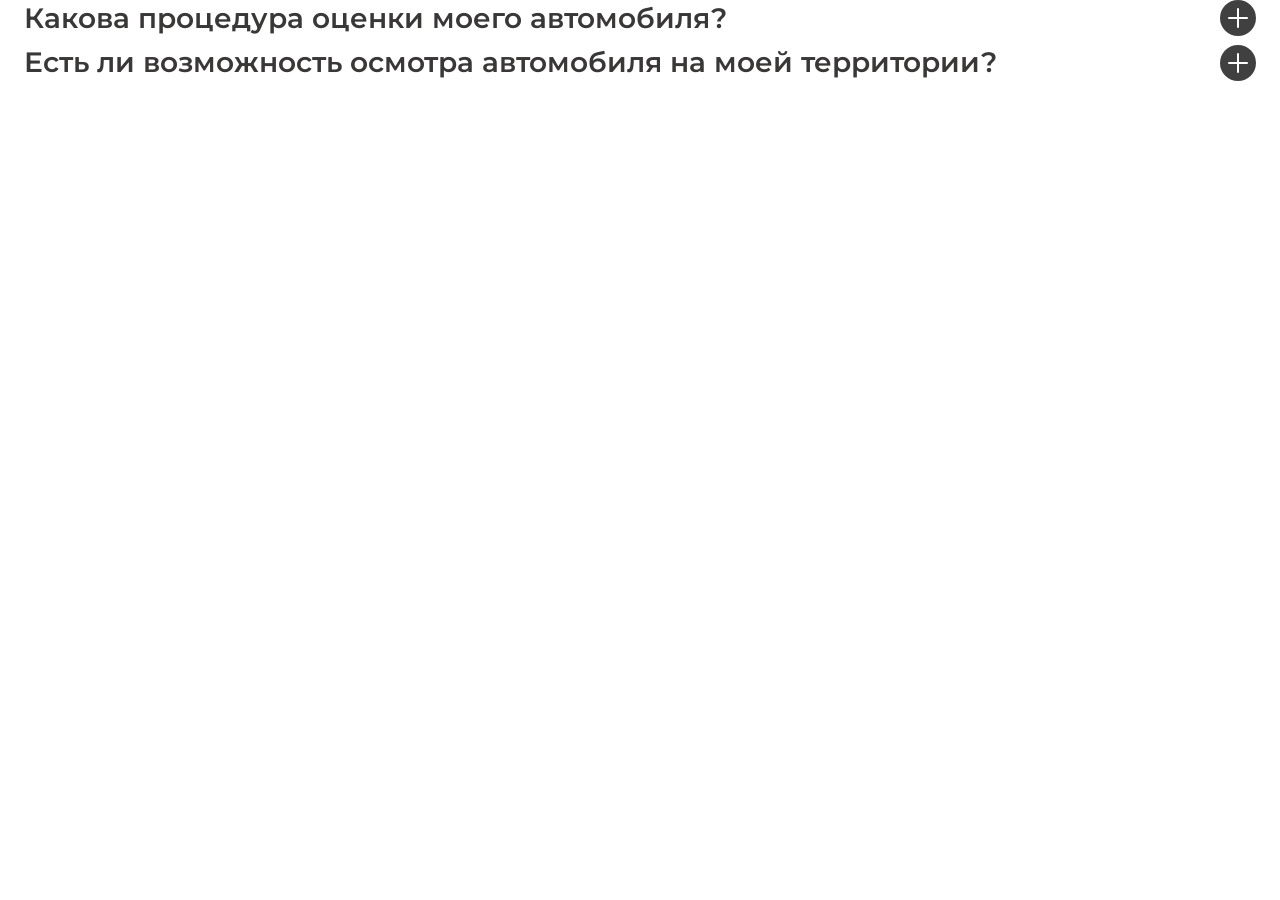
<file: components/accordion.html>
<!DOCTYPE html>
<html lang="ru">

<head>
    <meta charset="UTF-8">
    <meta name="viewport" content="width=device-width, initial-scale=1.0">
    <link rel="stylesheet" href="../css/main.css">
    <title>Аккордеон | Пример</title>
</head>

<body>
    <div class="container">
        <div class="accordion">
            <ul class="accordion-list">
                <li class="accordion-list__item">
                    <div class="accordion__top">
                        <p class="accordion__title">Какова процедура оценки моего автомобиля?</p>
                        <button class="accordion-list__btn">
                            <span></span>
                            <span></span>
                        </button>
                    </div>
                    <div class="accordion__bottom">
                        <p class="accordion__text">Наша компания предлагает точную оценку стоимости вашего
                            автомобиля по телефону. Просто свяжитесь с нами, и наши эксперты-оценщики
                            предоставят вам актуальную информацию. В более чем 90% случаев цена, озвученная
                            по телефону, совпадает с ценой, предложенной после осмотра автомобиля.</p>
                    </div>
                </li>
                <li class="accordion-list__item">
                    <div class="accordion__top">
                        <p class="accordion__title">Есть ли возможность осмотра автомобиля на моей территории?
                        </p>
                        <button class="accordion-list__btn">
                            <span></span>
                            <span></span>
                        </button>
                    </div>
                    <div class="accordion__bottom">
                        <p class="accordion__text">Да, мы готовы приехать к вам для осмотра вашего автомобиля в удобное
                            для вас время и место. Просто дайте нам знать, когда вам будет удобно, и наши специалисты
                            приедут к вам.</p>
                    </div>
                </li>
            </ul>
        </div>
    </div>

    <script src="../assets/libs/jquery.min.js"></script>

    <script>
        $('.accordion__top').click((e) => {
            $(e.target).closest('.accordion-list__item').find('.accordion__bottom').toggleClass('open')
            $(e.target).find('.accordion-list__btn').toggleClass('open')
        })
    </script>
</body>

</html>
</file>
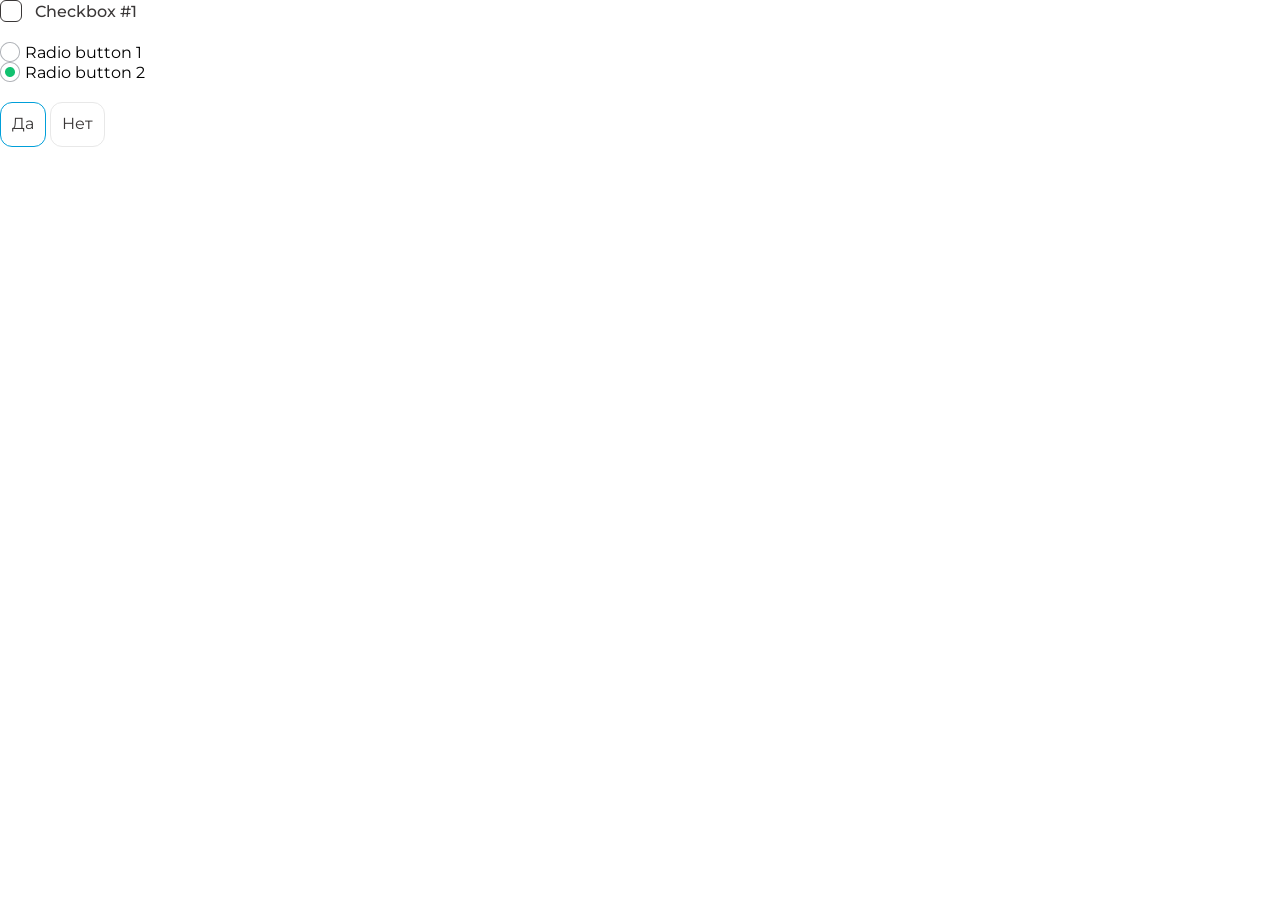
<file: components/checkbox.html>
<!DOCTYPE html>
<html lang="ru">
<head>
    <meta charset="UTF-8">
    <meta name="viewport" content="width=device-width, initial-scale=1.0">
    <link rel="stylesheet" href="../css/main.css">
    <title>Стилизованный чекбокс/радио | Пример</title>
</head>
<body>

    <!-- Стилизованный checkbox -->
    <label class="custom-checkbox">
        <input type="checkbox" checked>
        <span>Checkbox #1</span>
    </label>
    
    <br>

    <!-- Стилизованный radio v1 -->
    <div class="custom-radio">
        <input id="radio-1" type="radio" name="radio" value="1" checked>
        <label for="radio-1">Radio button 1</label>
    </div>
    <div class="custom-radio">
        <input id="radio-2" type="radio" name="radio" value="1" checked>
        <label for="radio-2">Radio button 2</label>
    </div>

    <br>

    <!-- Стилизованный radio v2 -->
    <div class="toggle toggle--1">
        <input id="damage-1" type="radio" name="damage" value="no" checked>
        <label for="damage-1">Да</label>
    </div>
    <div class="toggle toggle--1">
        <input id="damage-2" type="radio" name="damage" value="brakes">
        <label for="damage-2">Нет</label>
    </div>
</body>
</html>
</file>
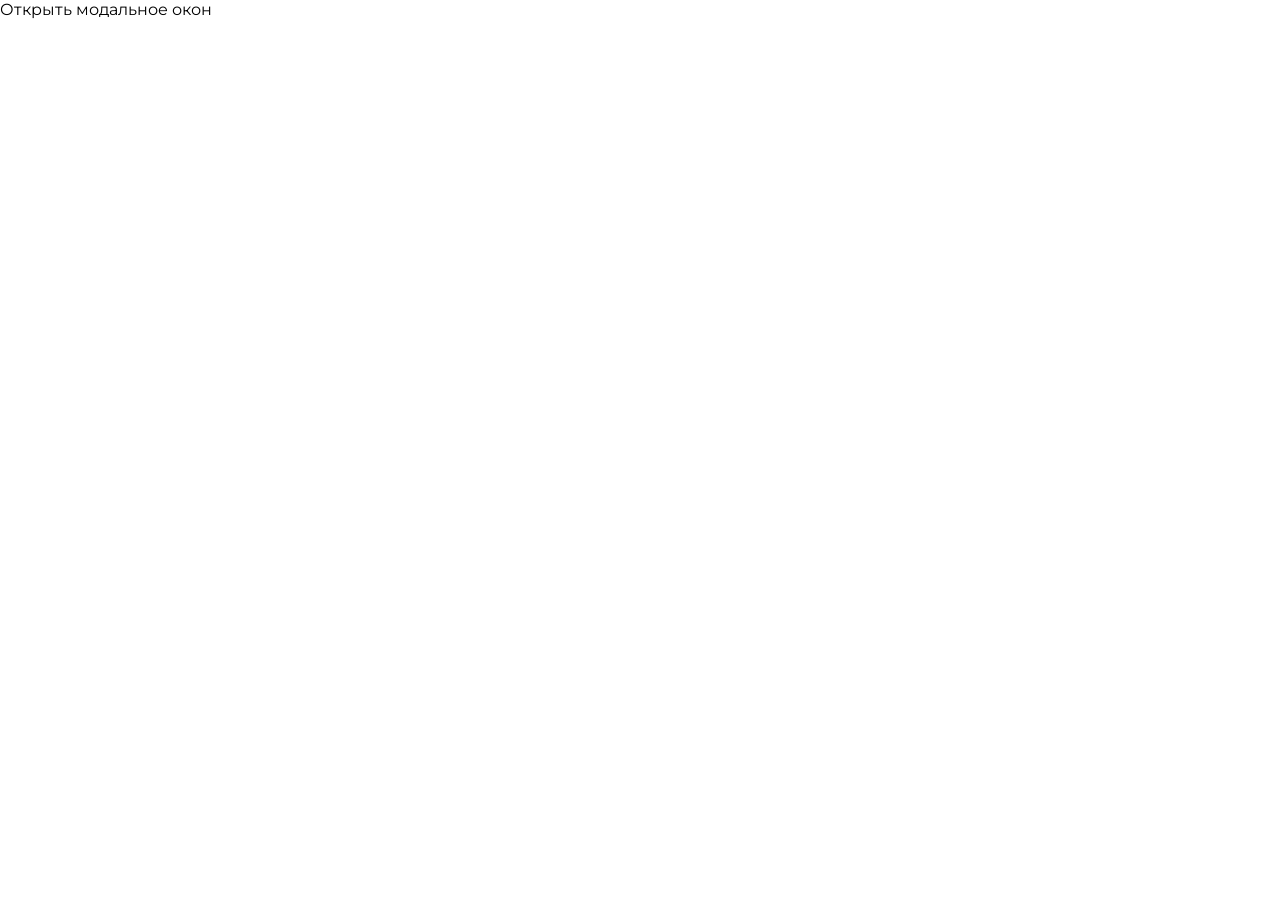
<file: components/modal.html>
<!DOCTYPE html>
<html lang="ru">
<head>
    <meta charset="UTF-8">
    <meta name="viewport" content="width=device-width, initial-scale=1.0">
    <link rel="stylesheet" href="../css/main.css">
    <title>Модальное окно | Пример</title>
</head>
<body>

    <button class="open-modal">Открыть модальное окон</button>

    <div class="modal modal--form">
        <div class="modal__body modal__body--form">
            <div class="modal__wrapper modal__wrapper--form">
                <button class="close-modal">
                    <img src="../assets/img/icons/close.svg" alt="">
                </button>
                <div class="modal__info">
                    <div class="modal__header">
                        <h2 class="modal__title">Получите возможность участвовать в проекте!</h2>
                        <p class="modal__text">Оставьте ваши контакты и получите персональный инвестиционный план</p>
                    </div>
                    <form class="form modal-form">
                        <input type="text" class="input input--green modal-form__input" name="name" placeholder="Ваше имя">
                        <input type="tel" class="input input--green modal-form__input" name="phone" placeholder="Номер телефона">
                        <input type="email" class="input input--green modal-form__input" name="phone" placeholder="Email">
                        <label class="custom-checkbox">
                            <input type="checkbox" checked>
                            <span>Я даю свое согласие на обработку персональных данных</span>
                        </label>
                        <button class="btn btn--green btn-hover btn-hover--green modal-form__btn">Отправить запрос</button>
                    </form>
                </div>
            </div>
        </div>
    </div>

    <script src="../assets/libs/jquery.min.js"></script>

    <script>
        // Модальное окно
        function showModal(btnOpen, modalBody) {
            btnOpen.click(function () {
                modalBody.addClass('active');
                $('html').addClass('no-scroll');
                return false;
            });

            $(document).keydown(function (e) {
                if (e.keyCode === 27) {
                    e.stopPropagation();
                    modalBody.removeClass('active');
                    $('html').removeClass('no-scroll');
                }
            });

            modalBody.click(function (e) {
                if ($(e.target).closest('.modal__wrapper').length == 0) {
                    $(this).removeClass('active');
                    $('html').removeClass('no-scroll');
                }
            });

            $('.close-modal').click((e) => {
                modalBody.removeClass('active');
                $('html').removeClass('no-scroll');
            })
        }

        showModal($('.open-modal'), $('.modal--form'));
    </script>
</body>
</html>
</file>
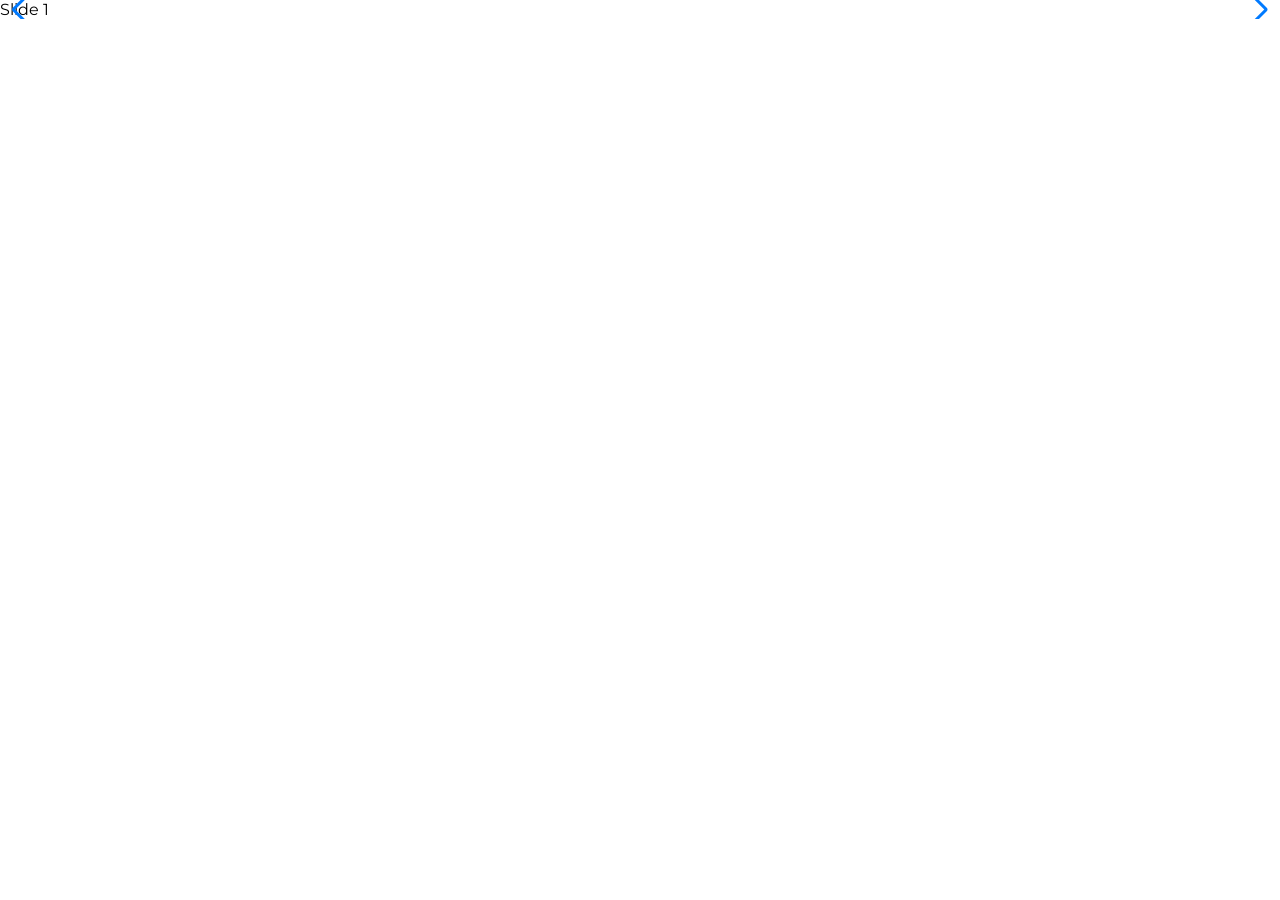
<file: components/swiper.html>
<!DOCTYPE html>
<html lang="ru">
<head>
    <meta charset="UTF-8">
    <meta name="viewport" content="width=device-width, initial-scale=1.0">
    <link rel="stylesheet" href="../assets/libs/swiper-bundle.min.css">
    <link rel="stylesheet" href="../css/main.css">
    <title>Swiper | Пример</title>
</head>
<body>
    
    <div class="swiper">
        <div class="swiper-wrapper">
            <div class="swiper-slide">Slide 1</div>
            <div class="swiper-slide">Slide 2</div>
            <div class="swiper-slide">Slide 3</div>
        </div>
        <div class="swiper-pagination"></div>
      
        <div class="swiper-button-prev"></div>
        <div class="swiper-button-next"></div>
      
        <div class="swiper-scrollbar"></div>
    </div>

    <script src="../assets/libs/swiper-bundle.min.js"></script>
    <script src="../assets/js/swiper.js"></script>
</body>
</html>
</file>
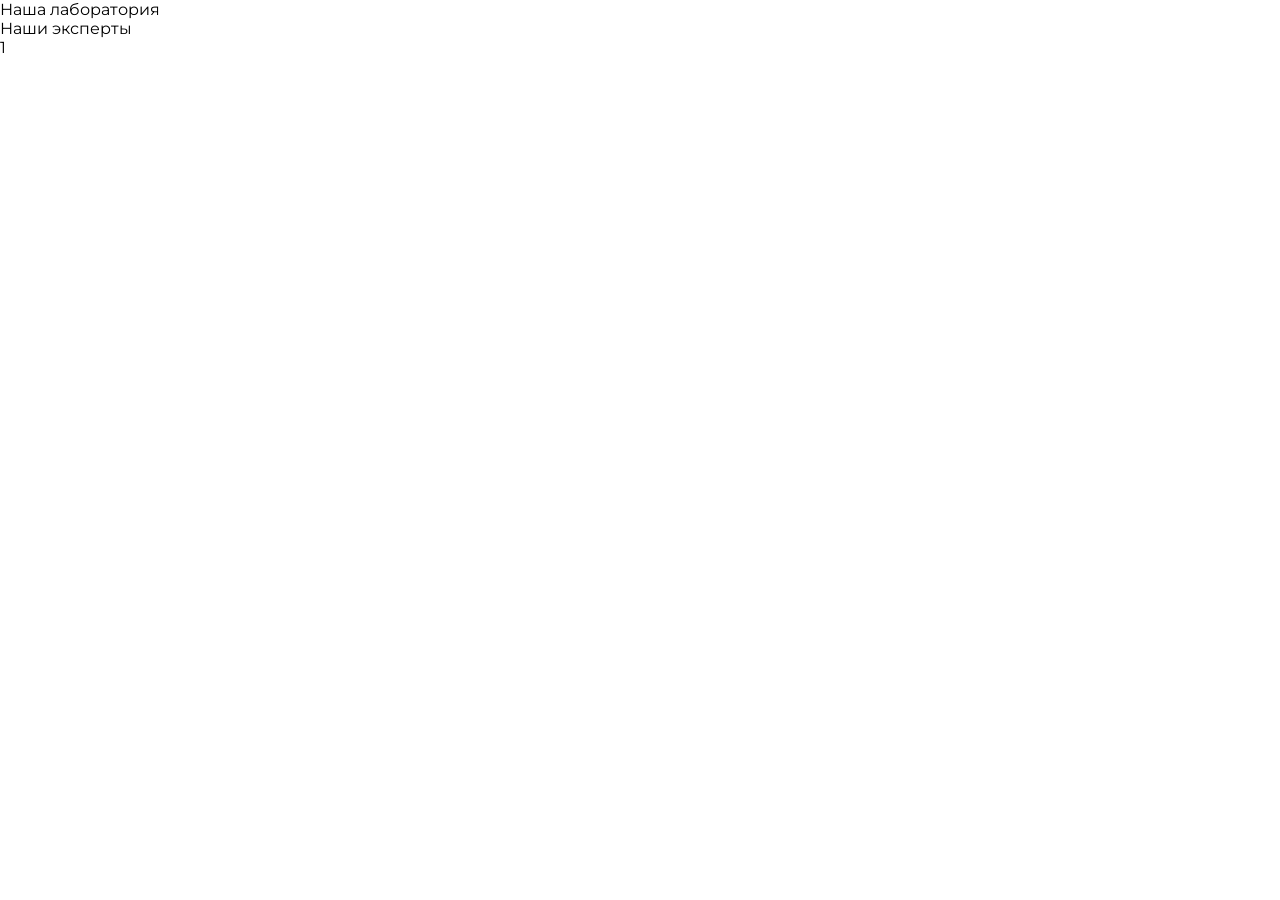
<file: components/tabs.html>
<!DOCTYPE html>
<html lang="ru">
<head>
    <meta charset="UTF-8">
    <meta name="viewport" content="width=device-width, initial-scale=1.0">
    <link rel="stylesheet" href="../css/main.css">
    <title>Табы | Пример</title>
</head>
<body>

    <div class="tabs">
        <ul class="tabs__list">
            <li class="active-tab">Наша лаборатория</li>
            <li>Наши эксперты</li>
        </ul>
        <ul class="tabs__wrapper">
            <li class="tabs__content active">
                1
            </li>
            <li class="tabs__content">
                2
            </li>
        </ul>
    </div>

    <script src="../assets/libs/jquery.min.js"></script>

    <script>
        function tabs(wrapperMain, wrapperTab, wrapperContent, activeTab, activeContent) {
            $(wrapperTab).on('click', 'li:not('+activeTab+')', function () {
                $(this)
                    .addClass(activeTab).siblings().removeClass(activeTab)
                    .closest(wrapperMain).find(wrapperContent).removeClass(activeContent).eq($(this).index()).addClass(activeContent);
            });
        }
        tabs('.tabs', '.tabs__list', '.tabs__content', 'active-tab', 'active');
    </script>
</body>
</html>
</file>
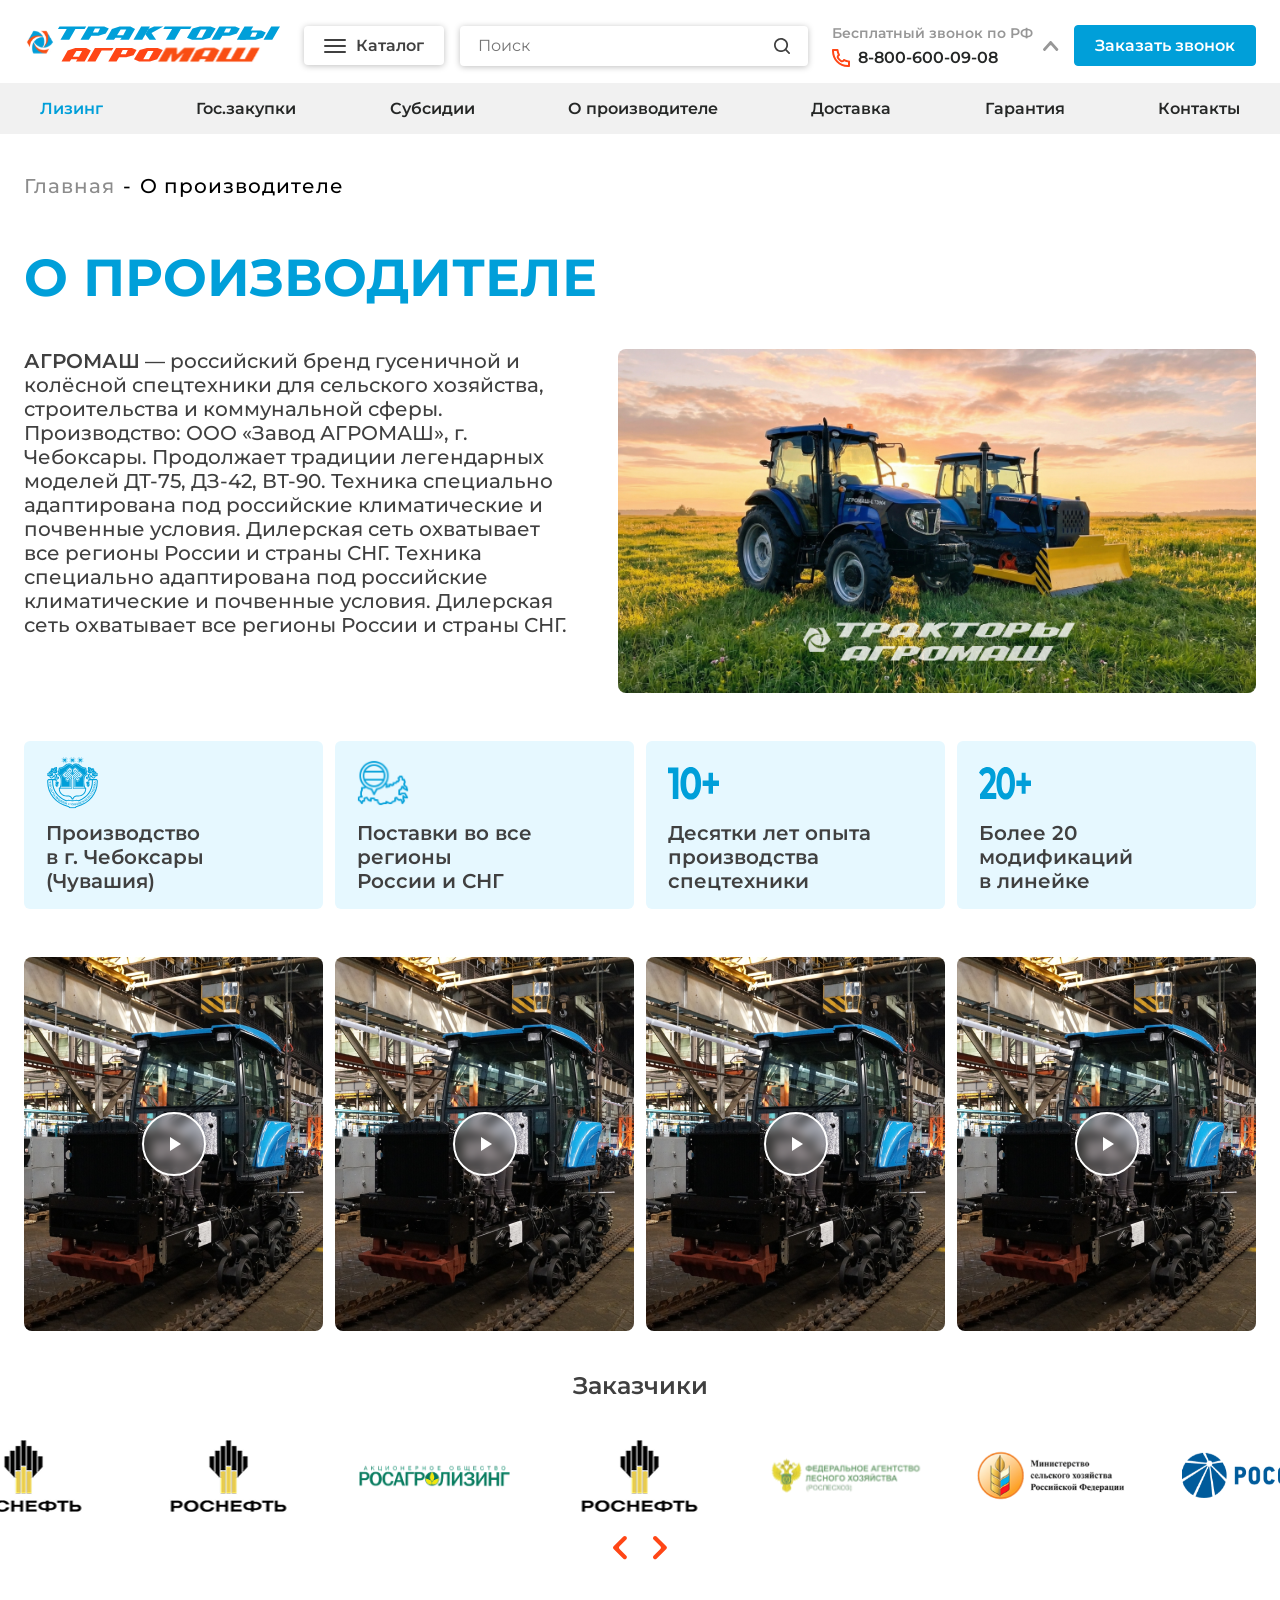
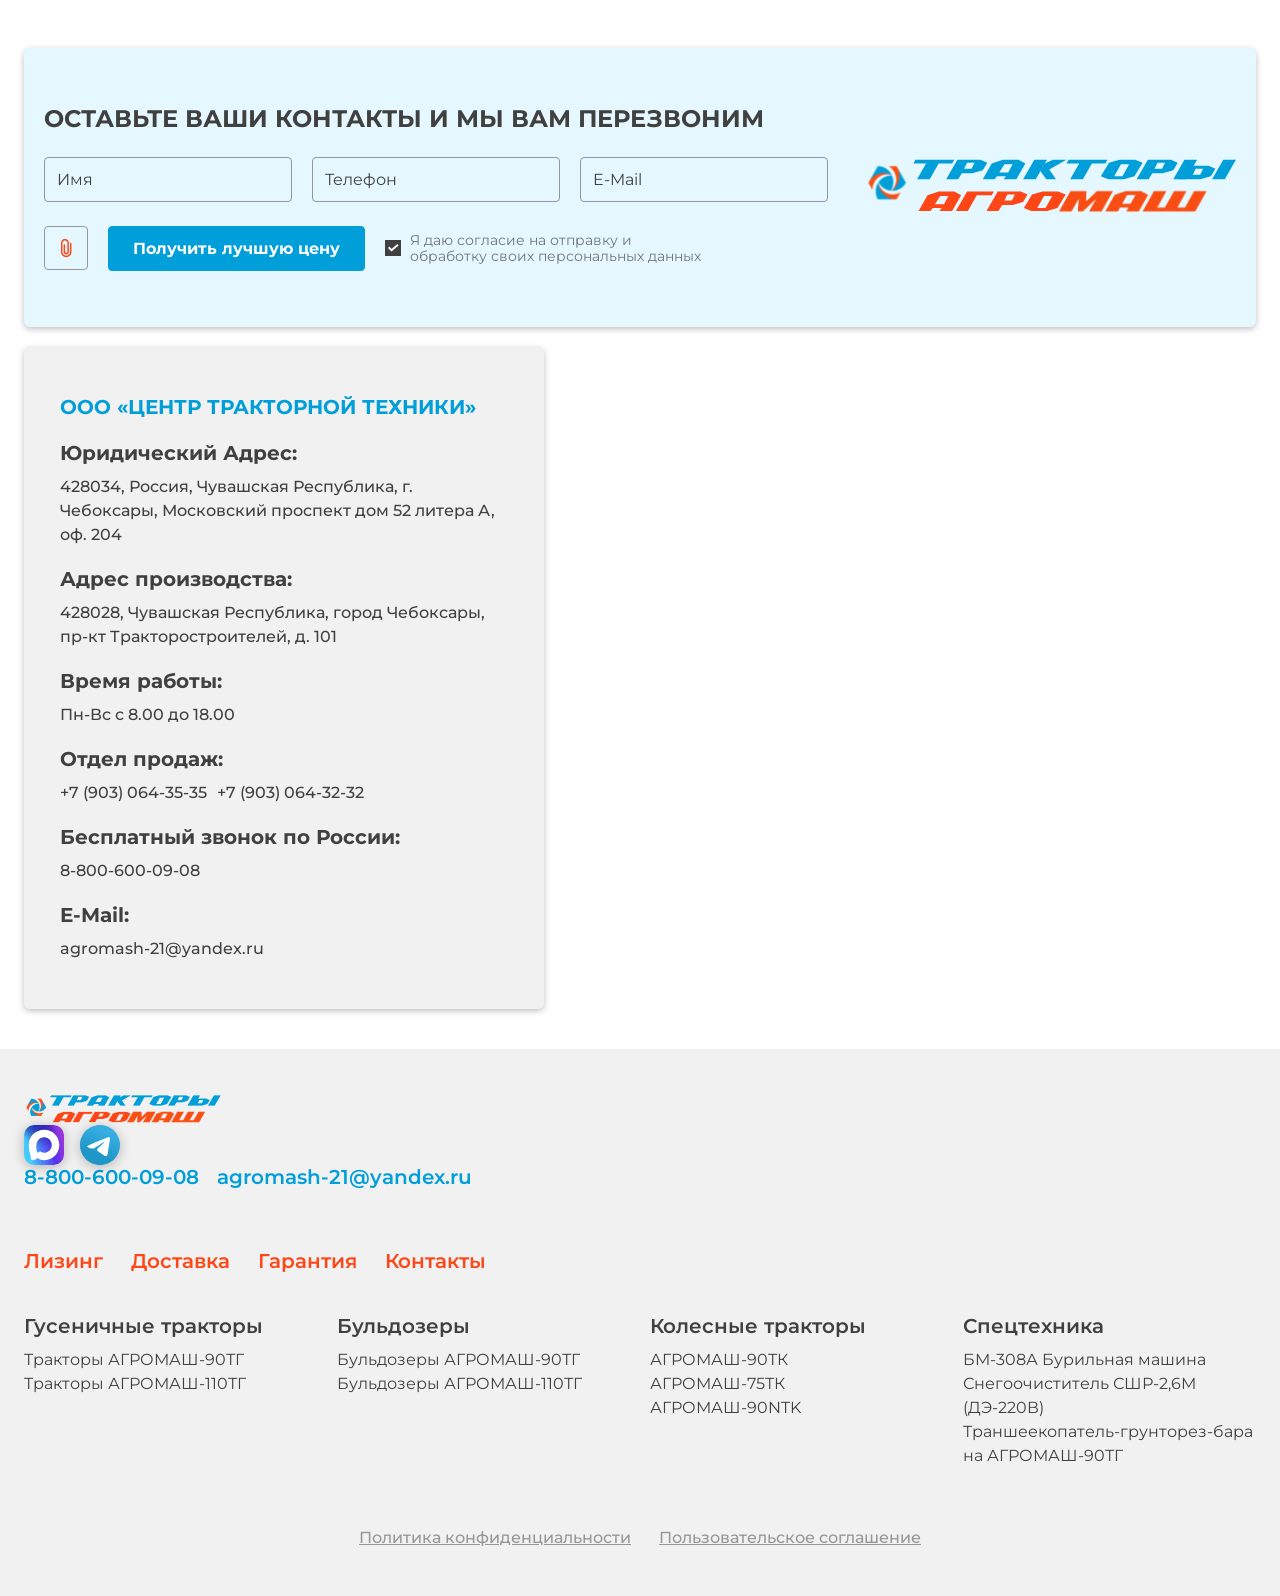
<file: pages/about.html>
<!DOCTYPE html>
<html lang="ru">
<head>
    <meta charset="UTF-8">
    <meta name="viewport" content="width=device-width, initial-scale=1.0">
    <title>О производителе</title>
    <link rel="stylesheet" href="../assets/libs/swiper-bundle.min.css">
    <link rel="stylesheet" href="../css/main.css">
</head>
<body>
    <header class="header">
        <div class="header__wrapper">
            <div class="header__top">
                <div class="container">
                    <div class="header__top-wrapper">
                        <a href="../index.html" class="header__logo">
                            <img src="../assets/img/icons/header-logo.svg" alt="Логотип">
                        </a>
                        <div class="header__top-middle">
                            <button class="header__catalog-trigger">
                                <div class="header__catalog-trigger-icon">
                                    <span></span>
                                    <span></span>
                                    <span></span> 
                                </div>
                                <span class="header__catalog-trigger-text">Каталог</span>
                            </button>
                            <div class="header__search-wrapper">
                                <form action="" class="header-search header-search--desktop">
                                    <input type="text" name="q" placeholder="Поиск" class="header-search__input" autocomplete="off">
                                    <button class="header-search__btn"  type="submit">
                                        <svg width="16" height="16" viewBox="0 0 16 16" fill="none" xmlns="http://www.w3.org/2000/svg">
                                            <path d="M7.03137 12.3046C7.72386 12.3046 8.40956 12.1682 9.04934 11.9032C9.68911 11.6382 10.2704 11.2497 10.7601 10.7601C11.2497 10.2704 11.6382 9.68911 11.9032 9.04934C12.1682 8.40956 12.3046 7.72386 12.3046 7.03137C12.3046 6.33889 12.1682 5.65318 11.9032 5.01341C11.6382 4.37363 11.2497 3.79232 10.7601 3.30266C10.2704 2.813 9.68911 2.42458 9.04934 2.15957C8.40956 1.89457 7.72386 1.75817 7.03137 1.75817C5.63283 1.75817 4.29157 2.31374 3.30266 3.30266C2.31374 4.29157 1.75817 5.63283 1.75817 7.03137C1.75817 8.42991 2.31374 9.77117 3.30266 10.7601C4.29157 11.749 5.63283 12.3046 7.03137 12.3046ZM12.5858 11.3431L15.7321 14.4894C15.816 14.5706 15.8829 14.6676 15.9289 14.7748C15.9749 14.8821 15.999 14.9974 16 15.1141C16.0009 15.2308 15.9786 15.3465 15.9343 15.4545C15.8901 15.5625 15.8247 15.6606 15.7421 15.743C15.6596 15.8255 15.5614 15.8907 15.4534 15.9348C15.3453 15.9789 15.2296 16.0011 15.1129 16C14.9962 15.9989 14.8809 15.9746 14.7737 15.9284C14.6665 15.8823 14.5696 15.8153 14.4886 15.7313L11.3422 12.5849C9.9294 13.6816 8.15175 14.1987 6.37113 14.0308C4.59051 13.863 2.94078 13.0229 1.75778 11.6815C0.574778 10.3401 -0.0525668 8.59834 0.00345308 6.81071C0.059473 5.02308 0.794647 3.32398 2.05931 2.05931C3.32398 0.794647 5.02308 0.059473 6.81071 0.00345308C8.59834 -0.0525668 10.3401 0.574778 11.6815 1.75778C13.0229 2.94078 13.863 4.59051 14.0308 6.37113C14.1987 8.15175 13.6816 9.9294 12.5849 11.3422L12.5858 11.3431Z" />
                                        </svg>
                                    </button>
                                </form>
                            </div>
                        </div>
                        <div class="header__top-right">
                            <div class="header__contacts-wrapper">
                                <div class="header-contacts">
                                    <div class="header-contacts__top">
                                        <div class="header-contacts__item">
                                            <span class="header-contacts__item-label">Бесплатный звонок по РФ</span>
                                            <a href="" class="header-contacts__item-link phone">8-800-600-09-08</a>
                                        </div>
                                        <div class="header-contacts__top-trigger">
                                            <svg width="16" height="10" viewBox="0 0 16 10" fill="none" xmlns="http://www.w3.org/2000/svg">
                                                <path d="M14.5194 9.67608C14.1224 10.1181 13.4297 10.1185 13.0322 9.67689L8.39949 4.53025C8.00226 4.08895 7.31024 4.08895 6.91301 4.53025L2.2803 9.67689C1.88278 10.1185 1.19014 10.1181 0.793095 9.67608L0.256431 9.07858C-0.0849472 8.6985 -0.0849478 8.12222 0.25643 7.74214L6.91228 0.331781C7.30962 -0.110596 8.00288 -0.110596 8.40022 0.331782L15.0561 7.74215C15.3974 8.12222 15.3974 8.6985 15.0561 9.07858L14.5194 9.67608Z" fill="#979797" />
                                            </svg>
                                        </div>
                                    </div>
                                    <div class="header-contacts__mobile-trigger">
                                        <div class="header-contacts__mobile-trigger-icon">
                                            <svg width="20" height="20" viewBox="0 0 20 20" fill="none" xmlns="http://www.w3.org/2000/svg">
                                                <path d="M6.31635 6.25008C5.13591 7.2531 4.70334 9.08237 5.72261 10.5499C6.67643 11.9231 7.87798 13.1244 9.25089 14.0778C10.7185 15.0968 12.5477 14.6642 13.5506 13.4837L13.5618 13.4889C14.8427 14.0823 16.2034 14.489 17.6 14.6963V17.6H17.5988H17.5957C8.82365 17.6124 2.19063 10.9022 2.20001 2.20395V2.2H5.10331L5.10349 2.20129C5.3108 3.59772 5.71737 4.95719 6.31085 6.23819L6.31635 6.25008ZM17.5988 19.8H18.7C19.3075 19.8 19.8 19.3075 19.8 18.7V13.7475C19.8 13.2023 19.4007 12.7394 18.8615 12.6595L17.9219 12.52C16.7335 12.3437 15.5766 11.9976 14.4865 11.4926L13.6583 11.109C13.1784 10.8867 12.6082 11.0374 12.3009 11.4678L11.926 11.9926C11.5974 12.4527 10.9701 12.5932 10.5057 12.2707C9.34824 11.467 8.33371 10.4526 7.52952 9.29489C7.20699 8.83047 7.34751 8.20314 7.80758 7.87457L8.33228 7.49988C8.76271 7.19247 8.91341 6.62223 8.6911 6.14229L8.30698 5.31336C7.80197 4.22334 7.45605 3.06651 7.27965 1.87824L7.14014 0.938476C7.0601 0.399256 6.5972 0 6.05207 0H1.10001C0.492503 0 1.12498e-05 0.492492 1.12498e-05 1.1V2.20157C-0.0106808 12.1087 7.60125 19.8142 17.5988 19.8Z" fill="#FF4616" />
                                            </svg>
                                        </div>
                                        <svg width="16" height="10" viewBox="0 0 16 10" class="header-contacts__mobile-trigger-icon-arrow" fill="none" xmlns="http://www.w3.org/2000/svg">
                                            <path d="M14.5194 9.67608C14.1224 10.1181 13.4297 10.1185 13.0322 9.67689L8.39949 4.53025C8.00226 4.08895 7.31024 4.08895 6.91301 4.53025L2.2803 9.67689C1.88278 10.1185 1.19014 10.1181 0.793095 9.67608L0.256431 9.07858C-0.0849472 8.6985 -0.0849478 8.12222 0.25643 7.74214L6.91228 0.331781C7.30962 -0.110596 8.00288 -0.110596 8.40022 0.331782L15.0561 7.74215C15.3974 8.12222 15.3974 8.6985 15.0561 9.07858L14.5194 9.67608Z" fill="#979797" />
                                        </svg>
                                    </div>
                                    <div class="header-contacts__dropdown">
                                        <div class="header-contacts__dropdown-wrapper">
                                            <div class="header-contacts__item">
                                                <span class="header-contacts__item-label">Бесплатный звонок по РФ</span>
                                                <a href="" class="header-contacts__item-link phone">8-800-600-09-08</a>
                                            </div>
                                            <div class="header-contacts__item">
                                                <span class="header-contacts__item-label">Отдел продаж</span>
                                                <a href="" class="header-contacts__item-link phone">+7 (903) 064-35-35</a>
                                                <a href="" class="header-contacts__item-link phone">+7 (903) 064-32-32</a>
                                            </div>
                                            <div class="header-contacts__item">
                                                <span class="header-contacts__item-label">E-Mail</span>
                                                <a href="" class="header-contacts__item-link email">agromash-21@yandex.ru</a>
                                            </div>
                                            <div class="header-contacts__item">
                                                <span class="header-contacts__item-label">Время работы</span>
                                                <span class="header-contacts__item-link time">Пн-Вс  с 8.00 до 18.00</span>
                                            </div>
                                            <ul class="header-social">
                                                <li class="header-social__item">
                                                    <a href="/">
                                                        <img src="../assets/img/icons/logo-max.svg" alt="MAX">
                                                    </a>
                                                </li>
                                                <li class="header-social__item">
                                                    <a href="/">
                                                        <img src="../assets/img/icons/logo-tg.svg" alt="TG">
                                                    </a>
                                                </li>
                                            </ul>
                                        </div>
                                    </div>
                                </div>
                            </div>
                            <button class="header__btn">Заказать звонок</button>
                            <button class="btn-menu">
                                <div class="btn-menu__wrapper">
                                    <span></span>
                                    <span></span>
                                    <span></span>
                                </div>
                            </button>
                        </div>
                    </div>
                    
                    <div class="catalog-menu">
                        <div class="catalog-menu__wrapper">
                            <div class="catalog-menu__side">
                                <ul class="catalog-menu-section">
                                    <li class="catalog-menu-section__item">
                                        <a href="./catalog-section.html" class="catalog-menu-section__head">
                                            <span class="catalog-menu-section__head-name">Гусеничные тракторы</span>
                                        </a>
                                        <div class="catalog-menu__subsection">
                                            <div class="catalog-menu__subsection-wrapper">
                                                <div class="catalog-menu__subsection-list">
                                                    <div class="catalog-menu-subsection">
                                                        <a href="" class="catalog-menu-subsection__item">
                                                            <div class="catalog-menu-subsection__item-img">
                                                                <img src="../assets/img/other/subsection.png" alt="">
                                                            </div>
                                                            <span class="catalog-menu-subsection__item-name">Трансмиссия</span>
                                                        </a>
                                                        <a href="" class="catalog-menu-subsection__item">
                                                            <div class="catalog-menu-subsection__item-img">
                                                                <img src="../assets/img/other/subsection.png" alt="">
                                                            </div>
                                                            <span class="catalog-menu-subsection__item-name">Трансмиссия</span>
                                                        </a>
                                                    </div>
                                                </div>
                                            </div>
                                        </div>
                                    </li>
                                    <li class="catalog-menu-section__item">
                                        <a href="./catalog-section.html" class="catalog-menu-section__head">
                                            <span class="catalog-menu-section__head-name">Бульдозеры</span>
                                        </a>
                                        <div class="catalog-menu__subsection">
                                            <div class="catalog-menu__subsection-wrapper">
                                                <div class="catalog-menu__subsection-list">
                                                    
                                                </div>
                                            </div>
                                        </div>
                                    </li>
                                    <li class="catalog-menu-section__item">
                                        <a href="./catalog-section.html" class="catalog-menu-section__head">
                                            <span class="catalog-menu-section__head-name">Колёсные тракторы</span>
                                        </a>
                                        <div class="catalog-menu__subsection">
                                            <div class="catalog-menu__subsection-wrapper">
                                                <div class="catalog-menu__subsection-list">
                                                    
                                                </div>
                                            </div>
                                        </div>
                                    </li>
                                    <li class="catalog-menu-section__item">
                                        <a href="./catalog-section.html" class="catalog-menu-section__head">
                                            <span class="catalog-menu-section__head-name">Навесное оборудование</span>
                                        </a>
                                        <div class="catalog-menu__subsection">
                                            <div class="catalog-menu__subsection-wrapper">
                                                <div class="catalog-menu__subsection-list">
                                                    
                                                </div>
                                            </div>
                                        </div>
                                    </li>
                                    <li class="catalog-menu-section__item">
                                        <a href="./catalog-section-repair.html" class="catalog-menu-section__head">
                                            <span class="catalog-menu-section__head-name">Запчасти</span>
                                        </a>
                                        <div class="catalog-menu__subsection">
                                            <div class="catalog-menu__subsection-wrapper">
                                                <div class="catalog-menu__subsection-list">
                                                    
                                                </div>
                                            </div>
                                        </div>
                                    </li>
                                    <li class="catalog-menu-section__item">
                                        <a href="./catalog-section.html" class="catalog-menu-section__head">
                                            <span class="catalog-menu-section__head-name">Спецтехника</span>
                                        </a>
                                        <div class="catalog-menu__subsection">
                                            <div class="catalog-menu__subsection-wrapper">
                                                <div class="catalog-menu__subsection-list">
                                                    
                                                </div>
                                            </div>
                                        </div>
                                    </li>
                                </ul>
                            </div>
                            <div class="catalog-menu__subsection catalog-menu__subsection--main">
                                <div class="catalog-menu__subsection-wrapper">
                                    <div class="catalog-menu__subsection-list">
                                        <div class="catalog-menu-subsection catalog-menu-subsection--main">
                                            <a href="" class="catalog-menu-subsection__item">
                                                <div class="catalog-menu-subsection__item-img">
                                                    <img src="../assets/img/other/menu-section-1.png" alt="">
                                                </div>
                                                <span class="catalog-menu-subsection__item-name">Трансмиссия1</span>
                                            </a>
                                            <a href="" class="catalog-menu-subsection__item">
                                                <div class="catalog-menu-subsection__item-img">
                                                    <img src="../assets/img/other/menu-section-2.png" alt="">
                                                </div>
                                                <span class="catalog-menu-subsection__item-name">Трансмиссия2</span>
                                            </a>
                                            <a href="" class="catalog-menu-subsection__item">
                                                <div class="catalog-menu-subsection__item-img">
                                                    <img src="../assets/img/other/menu-section-3.png" alt="">
                                                </div>
                                                <span class="catalog-menu-subsection__item-name">Трансмиссия2</span>
                                            </a>
                                        </div>
                                    </div>
                                </div>
                            </div>
                        </div>
                    </div>
                </div>
            </div>
            <div class="header__bottom">
                <div class="container">
                    <nav class="menu">
                        <ul class="menu-nav">
                            <li class="menu-nav__item">
                                <a href="./leasing.html" class="menu-nav__link menu-nav__link--active">Лизинг</a>
                            </li>
                            <li class="menu-nav__item">
                                <a href="./zakupki.html" class="menu-nav__link">Гос.закупки</a>
                            </li>
                            <li class="menu-nav__item">
                                <a href="./subsidies.html" class="menu-nav__link">Субсидии</a>
                            </li>
                            <li class="menu-nav__item">
                                <a href="./about.html" class="menu-nav__link">О производителе</a>
                            </li>
                            <li class="menu-nav__item">
                                <a href="./delivery.html" class="menu-nav__link">Доставка</a>
                            </li>
                            <li class="menu-nav__item">
                                <a href="./guarantees.html" class="menu-nav__link">Гарантия</a>
                            </li>
                            <li class="menu-nav__item">
                                <a href="./contacts.html" class="menu-nav__link">Контакты</a>
                            </li>
                        </ul>
                    </nav>
                </div>
            </div>
        </div>
        <div class="mobile-menu">
            <div class="mobile-menu__wrapper">
                <div class="mobile-menu__search">
                    <form action="" class="header-search header-search--desktop">
                        <input type="text" name="q" placeholder="Поиск" class="header-search__input" autocomplete="off">
                        <button class="header-search__btn"  type="submit">
                            <svg width="16" height="16" viewBox="0 0 16 16" fill="none" xmlns="http://www.w3.org/2000/svg">
                                <path d="M7.03137 12.3046C7.72386 12.3046 8.40956 12.1682 9.04934 11.9032C9.68911 11.6382 10.2704 11.2497 10.7601 10.7601C11.2497 10.2704 11.6382 9.68911 11.9032 9.04934C12.1682 8.40956 12.3046 7.72386 12.3046 7.03137C12.3046 6.33889 12.1682 5.65318 11.9032 5.01341C11.6382 4.37363 11.2497 3.79232 10.7601 3.30266C10.2704 2.813 9.68911 2.42458 9.04934 2.15957C8.40956 1.89457 7.72386 1.75817 7.03137 1.75817C5.63283 1.75817 4.29157 2.31374 3.30266 3.30266C2.31374 4.29157 1.75817 5.63283 1.75817 7.03137C1.75817 8.42991 2.31374 9.77117 3.30266 10.7601C4.29157 11.749 5.63283 12.3046 7.03137 12.3046ZM12.5858 11.3431L15.7321 14.4894C15.816 14.5706 15.8829 14.6676 15.9289 14.7748C15.9749 14.8821 15.999 14.9974 16 15.1141C16.0009 15.2308 15.9786 15.3465 15.9343 15.4545C15.8901 15.5625 15.8247 15.6606 15.7421 15.743C15.6596 15.8255 15.5614 15.8907 15.4534 15.9348C15.3453 15.9789 15.2296 16.0011 15.1129 16C14.9962 15.9989 14.8809 15.9746 14.7737 15.9284C14.6665 15.8823 14.5696 15.8153 14.4886 15.7313L11.3422 12.5849C9.9294 13.6816 8.15175 14.1987 6.37113 14.0308C4.59051 13.863 2.94078 13.0229 1.75778 11.6815C0.574778 10.3401 -0.0525668 8.59834 0.00345308 6.81071C0.059473 5.02308 0.794647 3.32398 2.05931 2.05931C3.32398 0.794647 5.02308 0.059473 6.81071 0.00345308C8.59834 -0.0525668 10.3401 0.574778 11.6815 1.75778C13.0229 2.94078 13.863 4.59051 14.0308 6.37113C14.1987 8.15175 13.6816 9.9294 12.5849 11.3422L12.5858 11.3431Z" />
                            </svg>
                        </button>
                    </form>
                </div>
                <div class="mobile-menu__nav">
                    <ul class="mobile-menu-nav">
                        <li class="mobile-menu-nav__item">
                            <a href="./leasing.html" class="mobile-menu-nav__link mobile-menu-nav__link--active">Лизинг</a>
                        </li>
                        <li class="mobile-menu-nav__item">
                            <a href="./zakupki.html" class="mobile-menu-nav__link">Гос.закупки</a>
                        </li>
                        <li class="mobile-menu-nav__item">
                            <a href="./subsidies.html" class="mobile-menu-nav__link">Субсидии</a>
                        </li>
                        <li class="mobile-menu-nav__item">
                            <a href="./about.html" class="mobile-menu-nav__link">О производителе</a>
                        </li>
                        <li class="mobile-menu-nav__item">
                            <a href="./delivery.html" class="mobile-menu-nav__link">Доставка</a>
                        </li>
                        <li class="mobile-menu-nav__item">
                            <a href="./guarantees.html" class="mobile-menu-nav__link">Гарантия</a>
                        </li>
                        <li class="mobile-menu-nav__item">
                            <a href="./contacts.html" class="mobile-menu-nav__link">Контакты</a>
                        </li>
                    </ul>
                </div>
                <div class="mobile-menu__sections">
                    <div class="mobile-menu__sections-top">
                        <a href="" class="mobile-menu__sections-title">Каталог</a>
                    </div>
                    <div class="mobile-menu__sections-wrapper mobile-menu__sections-wrapper--md">
                        <div class="mobile-menu-sections">
                            <button class="mobile-menu-sections__trigger">Гусеничные тракторы</button>
                            <button class="mobile-menu-sections__trigger">Бульдозеры</button>
                            <button class="mobile-menu-sections__trigger">Колёсные тракторы</button>
                            <button class="mobile-menu-sections__trigger">Навесное оборудование</button>
                            <button class="mobile-menu-sections__trigger">Запчасти</button>
                            <button class="mobile-menu-sections__trigger">Спецтехника</button>
                        </div>
                    </div>
                    <div class="mobile-menu__sections-wrapper mobile-menu__sections-wrapper--xs">
                        <ul class="mobile-menu-section-list">
                            <li class="mobile-menu-section-list__item">
                                <button type="button" class="mobile-menu-section-list__trigger">Гусеничные тракторы</button>
                                <div class="mobile-menu-section-list__content">
                                    <div class="mobile-menu-section-list__content-wrapper">
                                        <a href="" class="mobile-menu-section-list__content-link">Тракторы АРОМАШ 90ТГ</a>
                                        <a href="" class="mobile-menu-section-list__content-link">Тракторы АРОМАШ 90ТГ</a>
                                    </div>
                                </div>
                            </li>
                            <li class="mobile-menu-section-list__item">
                                <button type="button" class="mobile-menu-section-list__trigger">Бульдозеры</button>
                                <div class="mobile-menu-section-list__content">
                                    <div class="mobile-menu-section-list__content-wrapper">
                                        <a href="" class="mobile-menu-section-list__content-link">Тракторы АРОМАШ 90ТГ</a>
                                        <a href="" class="mobile-menu-section-list__content-link">Тракторы АРОМАШ 90ТГ</a>
                                    </div>
                                </div>
                            </li>
                            <li class="mobile-menu-section-list__item">
                                <button type="button" class="mobile-menu-section-list__trigger">Колёсные тракторы</button>
                                <div class="mobile-menu-section-list__content">
                                    <div class="mobile-menu-section-list__content-wrapper">
                                        <a href="" class="mobile-menu-section-list__content-link">Тракторы АРОМАШ 90ТГ</a>
                                        <a href="" class="mobile-menu-section-list__content-link">Тракторы АРОМАШ 90ТГ</a>
                                    </div>
                                </div>
                            </li>
                            <li class="mobile-menu-section-list__item">
                                <button type="button" class="mobile-menu-section-list__trigger">Навесное оборудование</button>
                                <div class="mobile-menu-section-list__content">
                                    <div class="mobile-menu-section-list__content-wrapper">
                                        <a href="" class="mobile-menu-section-list__content-link">Тракторы АРОМАШ 90ТГ</a>
                                        <a href="" class="mobile-menu-section-list__content-link">Тракторы АРОМАШ 90ТГ</a>
                                    </div>
                                </div>
                            </li>
                            <li class="mobile-menu-section-list__item">
                                <button type="button" class="mobile-menu-section-list__trigger">Запчасти</button>
                                <div class="mobile-menu-section-list__content">
                                    <div class="mobile-menu-section-list__content-wrapper">
                                        <a href="" class="mobile-menu-section-list__content-link">Тракторы АРОМАШ 90ТГ</a>
                                        <a href="" class="mobile-menu-section-list__content-link">Тракторы АРОМАШ 90ТГ</a>
                                    </div>
                                </div>
                            </li>
                            <li class="mobile-menu-section-list__item">
                                <button type="button" class="mobile-menu-section-list__trigger">Спецтехника</button>
                                <div class="mobile-menu-section-list__content">
                                    <div class="mobile-menu-section-list__content-wrapper">
                                        <a href="" class="mobile-menu-section-list__content-link">Тракторы АРОМАШ 90ТГ</a>
                                        <a href="" class="mobile-menu-section-list__content-link">Тракторы АРОМАШ 90ТГ</a>
                                    </div>
                                </div>
                            </li>
                        </ul>
                    </div>
                </div>
                <div class="mobile-menu__subsections">
                    <!-- <div class="mobile-menu__subsections-wrapper-secondary">
                        <a href="" class="mobile-menu__subsections-secondary-link">Трансмиссия</a>
                        <a href="" class="mobile-menu__subsections-secondary-link">Трансмиссия</a>
                        <a href="" class="mobile-menu__subsections-secondary-link">Трансмиссия</a>
                        <a href="" class="mobile-menu__subsections-secondary-link">Трансмиссия</a>
                        <a href="" class="mobile-menu__subsections-secondary-link">Трансмиссия</a>
                        <a href="" class="mobile-menu__subsections-secondary-link">Трансмиссия</a>
                    </div> -->
                    <div class="mobile-menu__subsections-wrapper-main">
                        <div class="mobile-menu__subsections-wrapper-main-item">
                            <a href="./catalog-section.html" class="section-card">
                                <div class="section-card__image">
                                    <img src="../assets/img/other/section-card.png" alt="">
                                </div>
                                <span class="section-card__text">Тракторы АРОМАШ 90ТГ</span>
                            </a>
                        </div>
                        <div class="mobile-menu__subsections-wrapper-main-item">
                            <a href="./catalog-section.html" class="section-card">
                                <div class="section-card__image">
                                    <img src="../assets/img/other/section-card.png" alt="">
                                </div>
                                <span class="section-card__text">Тракторы АРОМАШ 90ТГ</span>
                            </a>
                        </div>
                        <div class="mobile-menu__subsections-wrapper-main-item">
                            <a href="./catalog-section.html" class="section-card">
                                <div class="section-card__image">
                                    <img src="../assets/img/other/section-card.png" alt="">
                                </div>
                                <span class="section-card__text">Тракторы АРОМАШ 90ТГ</span>
                            </a>
                        </div>
                    </div>
                </div>
            </div>
        </div>
    </header>

    <main class="main">
        <!-- Хлебные крошки -->
        <section class="section-breadcrumb">
            <div class="container">
                <ul class="breadcrumb">
                    <li class="breadcrumb__item">
                        <a href="../index.html" class="breadcrumb__item-link">Главная</a>
                    </li>
                    <li class="breadcrumb__item">
                        <span class="breadcrumb__item-link breadcrumb__item-link--active">О производителе</span>
                    </li>
                </ul>
            </div>
        </section>

        <!-- Заголовок -->
        <section class="section-title">
            <div class="container">
                <h1>О производителе</h1>  
            </div>
        </section>

        <!-- о производителе -->
        <section class="section">
            <div class="container">
                <div class="about">
                    <div class="about__top">
                        <div class="about__top-left">
                            <div class="about__top-text">
                                <p>
                                    <span>АГРОМАШ</span> — российский бренд гусеничной и колёсной спецтехники для сельского хозяйства, строительства и коммунальной сферы.
                                    Производство: ООО «Завод АГРОМАШ», г. Чебоксары.
                                    Продолжает традиции легендарных моделей ДТ-75, ДЗ-42, ВТ-90.
                                    Техника специально адаптирована под российские климатические и почвенные условия.
                                    Дилерская сеть охватывает все регионы России и страны СНГ. Техника специально адаптирована под российские климатические и почвенные условия.
                                    Дилерская сеть охватывает все регионы России и страны СНГ.
                                </p>
                            </div>
                        </div>
                        <div class="about__top-right">
                            <img src="../assets/img/other/about-img.png" alt="Тракторы АГРОМАШ" class="about__top-image">
                        </div>
                    </div>

                    <div class="about__stats">
                        <div class="about-stat">
                            <img src="../assets/img/icons/about-stats-1.svg" alt="" class="about-stat__icon">
                            <p class="about-stat__text">Производство<br>в г. Чебоксары (Чувашия)</p>
                        </div>
                        <div class="about-stat">
                            <img src="../assets/img/icons/about-stats-2.svg" alt="" class="about-stat__icon">
                            <p class="about-stat__text">Поставки во все регионы<br>России и СНГ</p>
                        </div>
                        <div class="about-stat">
                            <img src="../assets/img/icons/about-stats-3.svg" alt="" class="about-stat__icon">
                            <p class="about-stat__text">Десятки лет опыта<br>производства спецтехники</p>
                        </div>
                        <div class="about-stat">
                            <img src="../assets/img/icons/about-stats-4.svg" alt="" class="about-stat__icon">
                            <p class="about-stat__text">Более 20 модификаций<br>в линейке</p>
                        </div>
                    </div>

                    <div class="about__media">
                        <div class="about__media-wrapper">
                            <div class="swiper media-swiper">
                                <div class="swiper-wrapper media-swiper__wrapper">
                                    <div class="swiper-slide media-swiper__slide">
                                        <div class="about-video">
                                            <img src="../assets/img/other/about-video.png" alt="" class="about-video__thumb">
                                            <button class="about-video__play">
                                                <svg viewBox="0 0 24 24" xmlns="http://www.w3.org/2000/svg"><path d="M8 5v14l11-7z"/></svg>
                                            </button>
                                        </div>
                                    </div>
                                    <div class="swiper-slide media-swiper__slide">
                                        <div class="about-video">
                                            <img src="../assets/img/other/about-video.png" alt="" class="about-video__thumb">
                                            <button class="about-video__play">
                                                <svg viewBox="0 0 24 24" xmlns="http://www.w3.org/2000/svg"><path d="M8 5v14l11-7z"/></svg>
                                            </button>
                                        </div>
                                    </div>
                                    <div class="swiper-slide media-swiper__slide">
                                        <div class="about-video">
                                            <img src="../assets/img/other/about-video.png" alt="" class="about-video__thumb">
                                            <button class="about-video__play">
                                                <svg viewBox="0 0 24 24" xmlns="http://www.w3.org/2000/svg"><path d="M8 5v14l11-7z"/></svg>
                                            </button>
                                        </div>
                                    </div>
                                    <div class="swiper-slide media-swiper__slide">
                                        <div class="about-video">
                                            <img src="../assets/img/other/about-video.png" alt="" class="about-video__thumb">
                                            <button class="about-video__play">
                                                <svg viewBox="0 0 24 24" xmlns="http://www.w3.org/2000/svg"><path d="M8 5v14l11-7z"/></svg>
                                            </button>
                                        </div>
                                    </div>
                                </div>
                            </div>
                        </div>
                        <div class="about__media-bottom">
                            <div class="template-swiper-ui">
                                <div class="swiper-pagination media-swiper-pagination template-swiper-ui-pagination"></div>
                                <div class="template-swiper-ui__group">
                                    <div class="template-swiper-ui-btn media-swiper-btn-prev">
                                        <svg width="14" height="24" viewBox="0 0 14 24" fill="none" xmlns="http://www.w3.org/2000/svg">
                                            <path d="M13.3164 22.5443C14.1142 21.761 14.1149 20.4758 13.318 19.6916L6.56098 13.043C5.76462 12.2594 5.76462 10.9754 6.56098 10.1918L13.318 3.54314C14.1149 2.75896 14.1142 1.47373 13.3164 0.690417L13.1968 0.572971C12.4188 -0.190859 11.1724 -0.190859 10.3944 0.57297L0.599062 10.1902C-0.199364 10.9742 -0.199362 12.2606 0.599064 13.0445L10.3944 22.6618C11.1724 23.4256 12.4188 23.4256 13.1968 22.6618L13.3164 22.5443Z" />
                                        </svg>
                                    </div>
                                    <div class="template-swiper-ui-btn media-swiper-btn-next">
                                        <svg width="14" height="24" viewBox="0 0 14 24" fill="none" xmlns="http://www.w3.org/2000/svg">
                                            <path d="M0.598625 0.690052C-0.199192 1.47336 -0.199893 2.7586 0.597069 3.54278L7.35406 10.1914C8.15042 10.975 8.15042 12.259 7.35406 13.0426L0.597069 19.6912C-0.199893 20.4754 -0.199192 21.7606 0.598624 22.544L0.718246 22.6614C1.49622 23.4252 2.74263 23.4252 3.52061 22.6614L13.316 13.0441C14.1144 12.2602 14.1144 10.9738 13.316 10.1899L3.5206 0.572604C2.74263 -0.191226 1.49622 -0.191223 0.718246 0.572606L0.598625 0.690052Z" />
                                        </svg>
                                    </div>
                                </div>
                            </div>
                        </div>
                    </div>
                </div>
            </div>
        </section>
        
        <!-- Партнеры -->
        <section>
            <div class="partners">
                <h2 class="partners__title">Заказчики</h2>
                <div class="partners__wrapper">
                    <div class="swiper partners-swiper">
                        <div class="swiper-wrapper">
                            <div class="swiper-slide partners-swiper__slide">
                                <div class="partners-swiper__item">
                                    <img src="../assets/img/other/partners-1.png" alt="Газпром" class="partners-swiper__icon">
                                </div>
                            </div>
                            <div class="swiper-slide partners-swiper__slide">
                                <div class="partners-swiper__item">
                                    <img src="../assets/img/other/partners-2.png" alt="Минсельхоз" class="partners-swiper__icon">
                                </div>
                            </div>
                            <div class="swiper-slide partners-swiper__slide">
                                <div class="partners-swiper__item">
                                    <img src="../assets/img/other/partners-3.png" alt="Росагролизинг" class="partners-swiper__icon">
                                </div>
                            </div>
                            <div class="swiper-slide partners-swiper__slide">
                                <div class="partners-swiper__item">
                                    <img src="../assets/img/other/partners-4.png" alt="Рослесхоз" class="partners-swiper__icon">
                                </div>
                            </div>
                            <div class="swiper-slide partners-swiper__slide">
                                <div class="partners-swiper__item">
                                    <img src="../assets/img/other/partners-5.png" alt="Россети" class="partners-swiper__icon">
                                </div>
                            </div>
                            <div class="swiper-slide partners-swiper__slide">
                                <div class="partners-swiper__item">
                                    <img src="../assets/img/other/partners-1.png" alt="Роснефть" class="partners-swiper__icon">
                                </div>
                            </div>
                            <div class="swiper-slide partners-swiper__slide">
                                <div class="partners-swiper__item">
                                    <img src="../assets/img/other/partners-2.png" alt="Транснефть" class="partners-swiper__icon">
                                </div>
                            </div>
                            <div class="swiper-slide partners-swiper__slide">
                                <div class="partners-swiper__item">
                                    <img src="../assets/img/other/partners-2.png" alt="Транснефть" class="partners-swiper__icon">
                                </div>
                            </div>
                            <div class="swiper-slide partners-swiper__slide">
                                <div class="partners-swiper__item">
                                    <img src="../assets/img/other/partners-2.png" alt="Транснефть" class="partners-swiper__icon">
                                </div>
                            </div>
                        </div>
                    </div>
                </div>
                <div class="partners__bottom">
                    <div class="template-swiper-ui">
                        <div class="template-swiper-ui__group">
                            <div class="template-swiper-ui-btn partners-swiper-btn-prev">
                                <svg width="14" height="24" viewBox="0 0 14 24" fill="none" xmlns="http://www.w3.org/2000/svg">
                                    <path d="M13.3164 22.5443C14.1142 21.761 14.1149 20.4758 13.318 19.6916L6.56098 13.043C5.76462 12.2594 5.76462 10.9754 6.56098 10.1918L13.318 3.54314C14.1149 2.75896 14.1142 1.47373 13.3164 0.690417L13.1968 0.572971C12.4188 -0.190859 11.1724 -0.190859 10.3944 0.57297L0.599062 10.1902C-0.199364 10.9742 -0.199362 12.2606 0.599064 13.0445L10.3944 22.6618C11.1724 23.4256 12.4188 23.4256 13.1968 22.6618L13.3164 22.5443Z" />
                                </svg>
                            </div>
                            <div class="template-swiper-ui-btn partners-swiper-btn-next">
                                <svg width="14" height="24" viewBox="0 0 14 24" fill="none" xmlns="http://www.w3.org/2000/svg">
                                    <path d="M0.598625 0.690052C-0.199192 1.47336 -0.199893 2.7586 0.597069 3.54278L7.35406 10.1914C8.15042 10.975 8.15042 12.259 7.35406 13.0426L0.597069 19.6912C-0.199893 20.4754 -0.199192 21.7606 0.598624 22.544L0.718246 22.6614C1.49622 23.4252 2.74263 23.4252 3.52061 22.6614L13.316 13.0441C14.1144 12.2602 14.1144 10.9738 13.316 10.1899L3.5206 0.572604C2.74263 -0.191226 1.49622 -0.191223 0.718246 0.572606L0.598625 0.690052Z" />
                                </svg>
                            </div>
                        </div>
                    </div>
                </div>
            </div>  
        </section>

        <!-- Контакты -->
        <section class="section">
            <div class="container">
                <div class="contacts-form">
                    <div class="contacts-form__wrapper">
                        <div class="contacts-form__content">
                            <h2 class="contacts-form__title">Оставьте ваши контакты и мы вам перезвоним</h2>
                            <div class="contacts-form__form">
                                <form class="main-form">
                                    <div class="main-form__top">
                                        <div class="main-form__item">
                                            <input type="text" class="input main-form__input" placeholder="Имя">
                                        </div>
                                        <div class="main-form__item">
                                            <input type="phone" class="input main-form__input" placeholder="Телефон">
                                        </div>
                                        <div class="main-form__item">
                                            <input type="email" class="input main-form__input" placeholder="E-Mail">
                                        </div>
                                    </div>
                                    <div class="main-form__bottom">
                                        <div class="main-form__attach-field">
                                            <div class="main-form__attach">
                                                <input type="file" class="main-form__file-input" id="main-form-files" name="attachments" multiple>
                                                <input type="file" class="main-form__file-input" id="main-form-photos" name="photos" multiple accept="image/*">
                                                <button type="button" class="main-form__attach-trigger" aria-expanded="false" aria-haspopup="true" aria-controls="main-form-attach-menu" title="Прикрепить файлы">
                                                    <svg width="11" height="19" viewBox="0 0 11 19" fill="none" xmlns="http://www.w3.org/2000/svg" aria-hidden="true">
                                                        <path fill-rule="evenodd" clip-rule="evenodd" d="M2.41816 0.304094C2.89865 0.103362 3.41419 0 3.93492 0C4.45565 0 4.9712 0.103362 5.45168 0.304094C5.93216 0.504826 6.36802 0.798935 6.73399 1.16937C7.09996 1.53981 7.38876 1.97921 7.58365 2.46209C7.77797 2.94357 7.87507 3.45874 7.86937 3.9779L7.86328 12.8178L7.86319 12.8235C7.85229 13.5134 7.57057 14.1713 7.07883 14.6554C6.58709 15.1394 5.92476 15.4107 5.23477 15.4107C4.54477 15.4107 3.88244 15.1394 3.3907 14.6554C2.89896 14.1713 2.61724 13.5134 2.60634 12.8235L2.60625 12.8175V6.06864C2.60625 5.65442 2.94204 5.31864 3.35625 5.31864C3.77046 5.31864 4.10625 5.65442 4.10625 6.06864V12.8049C4.11225 13.0993 4.23303 13.3797 4.44295 13.5864C4.65409 13.7942 4.93849 13.9107 5.23477 13.9107C5.53104 13.9107 5.81544 13.7942 6.02658 13.5864C6.23655 13.3797 6.35734 13.0992 6.36329 12.8047L6.36938 3.96852L6.36943 3.96423C6.37334 3.64204 6.31326 3.32227 6.19266 3.02348C6.07207 2.72468 5.89337 2.45279 5.66692 2.22358C5.44046 1.99436 5.17077 1.81237 4.87345 1.68817C4.57614 1.56396 4.25714 1.5 3.93492 1.5C3.61271 1.5 3.2937 1.56396 2.99639 1.68817C2.69908 1.81237 2.42938 1.99436 2.20293 2.22358C1.97647 2.4528 1.79777 2.72468 1.67718 3.02348C1.55659 3.32227 1.4965 3.64204 1.50041 3.96423L1.50047 3.96877V12.8766L1.50039 12.882C1.49324 13.3759 1.58435 13.8663 1.76843 14.3247C1.9525 14.7831 2.22586 15.2004 2.57262 15.5522C2.91938 15.904 3.33262 16.1834 3.78831 16.3741C4.244 16.5648 4.73305 16.663 5.22703 16.663C5.72101 16.663 6.21006 16.5648 6.66575 16.3741C7.12144 16.1834 7.53468 15.904 7.88144 15.5522C8.2282 15.2004 8.50156 14.7831 8.68563 14.3247C8.86971 13.8663 8.96082 13.3759 8.95367 12.882L8.95359 12.8766V4.55645C8.95359 4.14224 9.28938 3.80645 9.70359 3.80645C10.1178 3.80645 10.4536 4.14224 10.4536 4.55645V12.8659C10.4628 13.5567 10.3351 14.2425 10.0776 14.8837C9.81945 15.5266 9.43606 16.1117 8.94975 16.6052C8.46343 17.0986 7.88387 17.4904 7.24479 17.7578C6.6057 18.0252 5.91982 18.163 5.22703 18.163C4.53424 18.163 3.84837 18.0252 3.20928 17.7578C2.57019 17.4904 1.99063 17.0986 1.50432 16.6052C1.018 16.1117 0.634615 15.5266 0.376459 14.8837C0.119002 14.2425 -0.00878377 13.5567 0.000468823 12.8659V3.97764C-0.00519739 3.45857 0.0919032 2.94349 0.286194 2.46209C0.481082 1.9792 0.769882 1.53981 1.13585 1.16937C1.50182 0.798935 1.93768 0.504826 2.41816 0.304094Z" fill="#FF4616" />
                                                    </svg>
                                                </button>
                                                <div class="main-form__attach-menu" id="main-form-attach-menu" role="menu" hidden>
                                                    <button type="button" class="main-form__attach-menu-item" role="menuitem" data-target="main-form-files">
                                                        <svg width="20" height="20" viewBox="0 0 20 20" fill="none" xmlns="http://www.w3.org/2000/svg">
                                                            <path fill-rule="evenodd" clip-rule="evenodd" d="M2.8125 3.75C2.56386 3.75 2.3254 3.84877 2.14959 4.02459C1.97377 4.2004 1.875 4.43886 1.875 4.6875V15.3125C1.875 15.5611 1.97377 15.7996 2.14959 15.9754C2.3254 16.1512 2.56386 16.25 2.8125 16.25H17.1875C17.4361 16.25 17.6746 16.1512 17.8504 15.9754C18.0262 15.7996 18.125 15.5611 18.125 15.3125V5.9375C18.125 5.68886 18.0262 5.4504 17.8504 5.27459C17.6746 5.09877 17.4361 5 17.1875 5H8.59805C8.16615 4.99999 7.74391 4.87213 7.38456 4.63253C7.38455 4.63252 7.38453 4.63251 7.38452 4.6325L6.29702 3.9075C6.14301 3.80481 5.96205 3.75001 5.77695 3.75C5.77695 3.75 5.77696 3.75 5.77695 3.75H2.8125ZM1.2657 3.1407C1.67594 2.73047 2.23234 2.5 2.8125 2.5H5.77695C6.20885 2.50001 6.63109 2.62787 6.99044 2.86747C6.99045 2.86748 6.99047 2.86749 6.99048 2.8675L8.07798 3.5925C8.23199 3.69519 8.41295 3.74999 8.59805 3.75C8.59804 3.75 8.59805 3.75 8.59805 3.75H17.1875C17.7677 3.75 18.3241 3.98047 18.7343 4.3907C19.1445 4.80094 19.375 5.35734 19.375 5.9375V15.3125C19.375 15.8927 19.1445 16.4491 18.7343 16.8593C18.3241 17.2695 17.7677 17.5 17.1875 17.5H2.8125C2.23234 17.5 1.67594 17.2695 1.2657 16.8593C0.855468 16.4491 0.625 15.8927 0.625 15.3125V4.6875C0.625 4.10734 0.855468 3.55094 1.2657 3.1407Z" fill="#404040" />
                                                            <path fill-rule="evenodd" clip-rule="evenodd" d="M0.625 7.5C0.625 7.15482 0.904822 6.875 1.25 6.875H18.75C19.0952 6.875 19.375 7.15482 19.375 7.5C19.375 7.84518 19.0952 8.125 18.75 8.125H1.25C0.904822 8.125 0.625 7.84518 0.625 7.5Z" fill="#404040" />
                                                        </svg>
                                                        <span>Выбрать файлы</span>
                                                    </button>
                                                    <button type="button" class="main-form__attach-menu-item" role="menuitem" data-target="main-form-photos">
                                                        <svg width="20" height="20" viewBox="0 0 20 20" fill="none" xmlns="http://www.w3.org/2000/svg">
                                                            <path d="M3.3335 13.333L7.15498 9.51152C7.80586 8.86065 8.86113 8.86064 9.51201 9.51152L13.3335 13.333M11.6668 11.6663L12.9883 10.3449C13.6392 9.69398 14.6945 9.69398 15.3453 10.3449L16.6668 11.6663M11.6668 6.66634H11.6752M5.00016 16.6663H15.0002C15.9206 16.6663 16.6668 15.9201 16.6668 14.9997V4.99967C16.6668 4.0792 15.9206 3.33301 15.0002 3.33301H5.00016C4.07969 3.33301 3.3335 4.0792 3.3335 4.99967V14.9997C3.3335 15.9201 4.07969 16.6663 5.00016 16.6663Z" stroke="#404040" stroke-width="1.5" stroke-linecap="round" stroke-linejoin="round" />
                                                        </svg>
                                                        <span>Медиатека</span>
                                                    </button>
                                                </div>
                                            </div>
                                        </div>
                                        <button class="main-form__btn">Получить лучшую цену</button>
                                        <div class="main-form__checkbox">
                                            <label class="checkbox">
                                                <input type="checkbox" checked>
                                                <span>Я даю согласие на отправку и обработку своих персональных данных</span>
                                            </label>
                                        </div>
                                    </div>
                                </form>
                            </div>
                        </div>
                        <img src="../assets/img/icons/form-logo.svg" alt="Логотип" class="main-form__img">
                    </div>
                </div>
                <div class="contacts">
                    <div class="contacts__wrapper">
                        <div class="contacts__info">
                            <h2 class="contacts__info-title">ООО «ЦЕНТР ТРАКТОРНОЙ ТЕХНИКИ»</h2>
                            <ul class="contacts__info-list">
                                <li class="contacts__info-list-item">
                                    <span class="contacts__info-list-item-title">Юридический Адрес:</span>
                                    <p class="contacts__info-list-item-value">428034, Россия, Чувашская
                                        Республика, г. Чебоксары, Московский проспект
                                        дом 52 литера А, оф. 204</p>
                                </li>
                                <li class="contacts__info-list-item">
                                    <span class="contacts__info-list-item-title">Адрес производства:</span>
                                    <p class="contacts__info-list-item-value">428028, Чувашская Республика,
                                        город Чебоксары, пр-кт Тракторостроителей, д. 101</p>
                                </li>
                                <li class="contacts__info-list-item">
                                    <span class="contacts__info-list-item-title">Время работы:</span>
                                    <p class="contacts__info-list-item-value">Пн-Вс  с 8.00 до 18.00</p>
                                </li>
                                <li class="contacts__info-list-item">
                                    <span class="contacts__info-list-item-title">Отдел продаж:</span>
                                    <ul class="contacts__info-list-item-list">
                                        <li>
                                            <a href="tel:8-800-600-09-08" class="contacts__info-list-item-value">+7 (903) 064-35-35</a>
                                        </li>
                                        <li>
                                            <a href="tel:8-800-600-09-08" class="contacts__info-list-item-value">+7 (903) 064-32-32</a>
                                        </li>
                                    </ul>
                                </li>
                                <li class="contacts__info-list-item">
                                    <span class="contacts__info-list-item-title">Бесплатный звонок по России:</span>
                                    <a href="tel:8-800-600-09-08" class="contacts__info-list-item-value">8-800-600-09-08</a>
                                </li>
                                <li class="contacts__info-list-item">
                                    <span class="contacts__info-list-item-title">E-Mail:</span>
                                    <a href="mailto:agromash-21@yandex.ru" class="contacts__info-list-item-value">agromash-21@yandex.ru</a>
                                </li>
                            </ul>
                        </div>
                        <div class="contacts__map">
                            <iframe src="https://yandex.ru/map-widget/v1/?um=constructor%3Af4bc3d5ed1b7fd2ab337f779e65f8209770d96c3f3da37669c4b659a8b2656c7&amp;source=constructor" frameborder="0"></iframe>
                        </div>
                    </div>
                </div>
            </div>
        </section>
    </main>

    <footer class="footer">
        <div class="container">
            <div class="footer__wrapper">
                <div class="footer__left">
                    <a href="">
                        <img src="../assets/img/icons/footer-logo.png" alt="Логотип">
                    </a>
                    <ul class="footer-social">
                        <li class="footer-social__item">
                            <a href="/">
                                <img src="../assets/img/icons/logo-max.svg" alt="MAX">
                            </a>
                        </li>
                        <li class="footer-social__item">
                            <a href="/">
                                <img src="../assets/img/icons/logo-tg.svg" alt="TG">
                            </a>
                        </li>
                    </ul>
                    <ul class="footer-contacts">
                        <li class="footer-contacts__item">
                            <a href="tel:8-800-600-09-08" class="footer-contacts__link">8-800-600-09-08</a>
                        </li>
                        <li class="footer-contacts__item">
                            <a href="mailto:agromash-21@yandex.ru" class="footer-contacts__link">agromash-21@yandex.ru</a>
                        </li>
                    </ul>
                </div>
                <div class="footer__right">
                    <ul class="footer-menu">
                        <li class="footer-menu__item">
                            <a href="/" class="footer-menu__link">Лизинг</a>
                        </li>
                        <li class="footer-menu__item">
                            <a href="/" class="footer-menu__link">Доставка</a>
                        </li>
                        <li class="footer-menu__item">
                            <a href="/" class="footer-menu__link">Гарантия</a>
                        </li>
                        <li class="footer-menu__item">
                            <a href="/" class="footer-menu__link">Контакты</a>
                        </li>
                    </ul>
                    <div class="footer__row">
                        <div class="footer__col">
                            <a href="/" class="footer__col-head">Гусеничные тракторы</a>
                            <ul class="footer__col-list">
                                <li><a href="/" class="footer__col-link">Тракторы АГРОМАШ-90ТГ</a></li>
                                <li><a href="/" class="footer__col-link">Тракторы АГРОМАШ-110ТГ</a></li>
                            </ul>
                        </div>
                        <div class="footer__col">
                            <a href="/" class="footer__col-head">Бульдозеры</a>
                            <ul class="footer__col-list">
                                <li><a href="/" class="footer__col-link">Бульдозеры АГРОМАШ-90ТГ</a></li>
                                <li><a href="/" class="footer__col-link">Бульдозеры АГРОМАШ-110ТГ</a></li>
                            </ul>
                        </div>
                        <div class="footer__col">
                            <a href="/" class="footer__col-head">Колесные тракторы</a>
                            <ul class="footer__col-list">
                                <li><a href="/" class="footer__col-link">АГРОМАШ-90ТК</a></li>
                                <li><a href="/" class="footer__col-link">АГРОМАШ-75ТК</a></li>
                                <li><a href="/" class="footer__col-link">АГРОМАШ-90NTK</a></li>
                            </ul>
                        </div>
                        <div class="footer__col">
                            <a href="/" class="footer__col-head">Спецтехника</a>
                            <ul class="footer__col-list">
                                <li><a href="/" class="footer__col-link">БМ-308А Бурильная машина</a></li>
                                <li><a href="/" class="footer__col-link">Снегоочиститель СШР-2,6М (ДЭ-220В)</a></li>
                                <li><a href="/" class="footer__col-link">Траншеекопатель-грунторез-бара на АГРОМАШ-90ТГ</a></li>
                            </ul>
                        </div>
                    </div>
                </div>
            </div>
            <div class="footer__bottom">
                <ul class="footer__bottom-list">
                    <li><a href="/">Политика конфиденциальности</a></li>
                    <li><a href="/">Пользовательское соглашение</a></li>
                </ul>
            </div>
        </div>
    </footer>

    <script src="../assets/libs/jquery.min.js"></script>
    <script src="../assets/libs/swiper-bundle.min.js"></script>
    <script src="../assets/js/script.js"></script>
    <script src="../assets/js/swiper.js"></script>
</body>
</html>
</file>
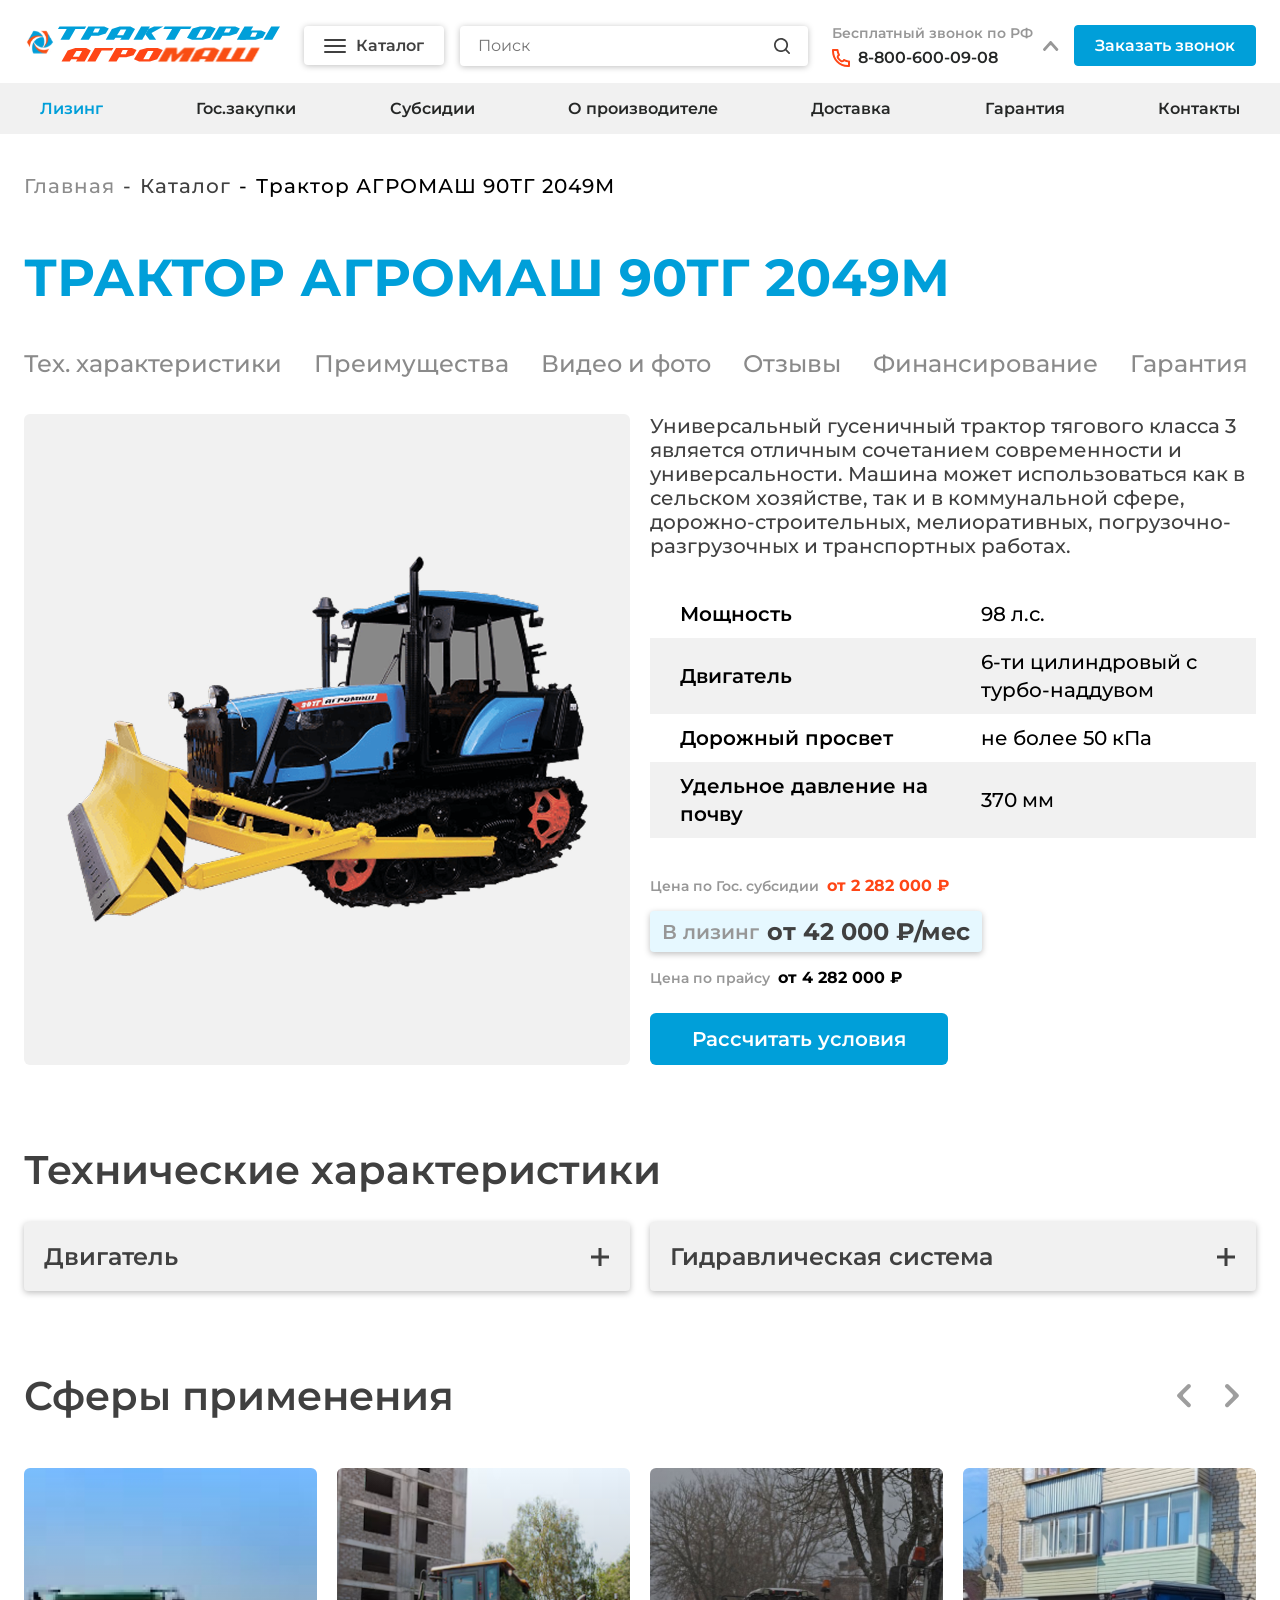
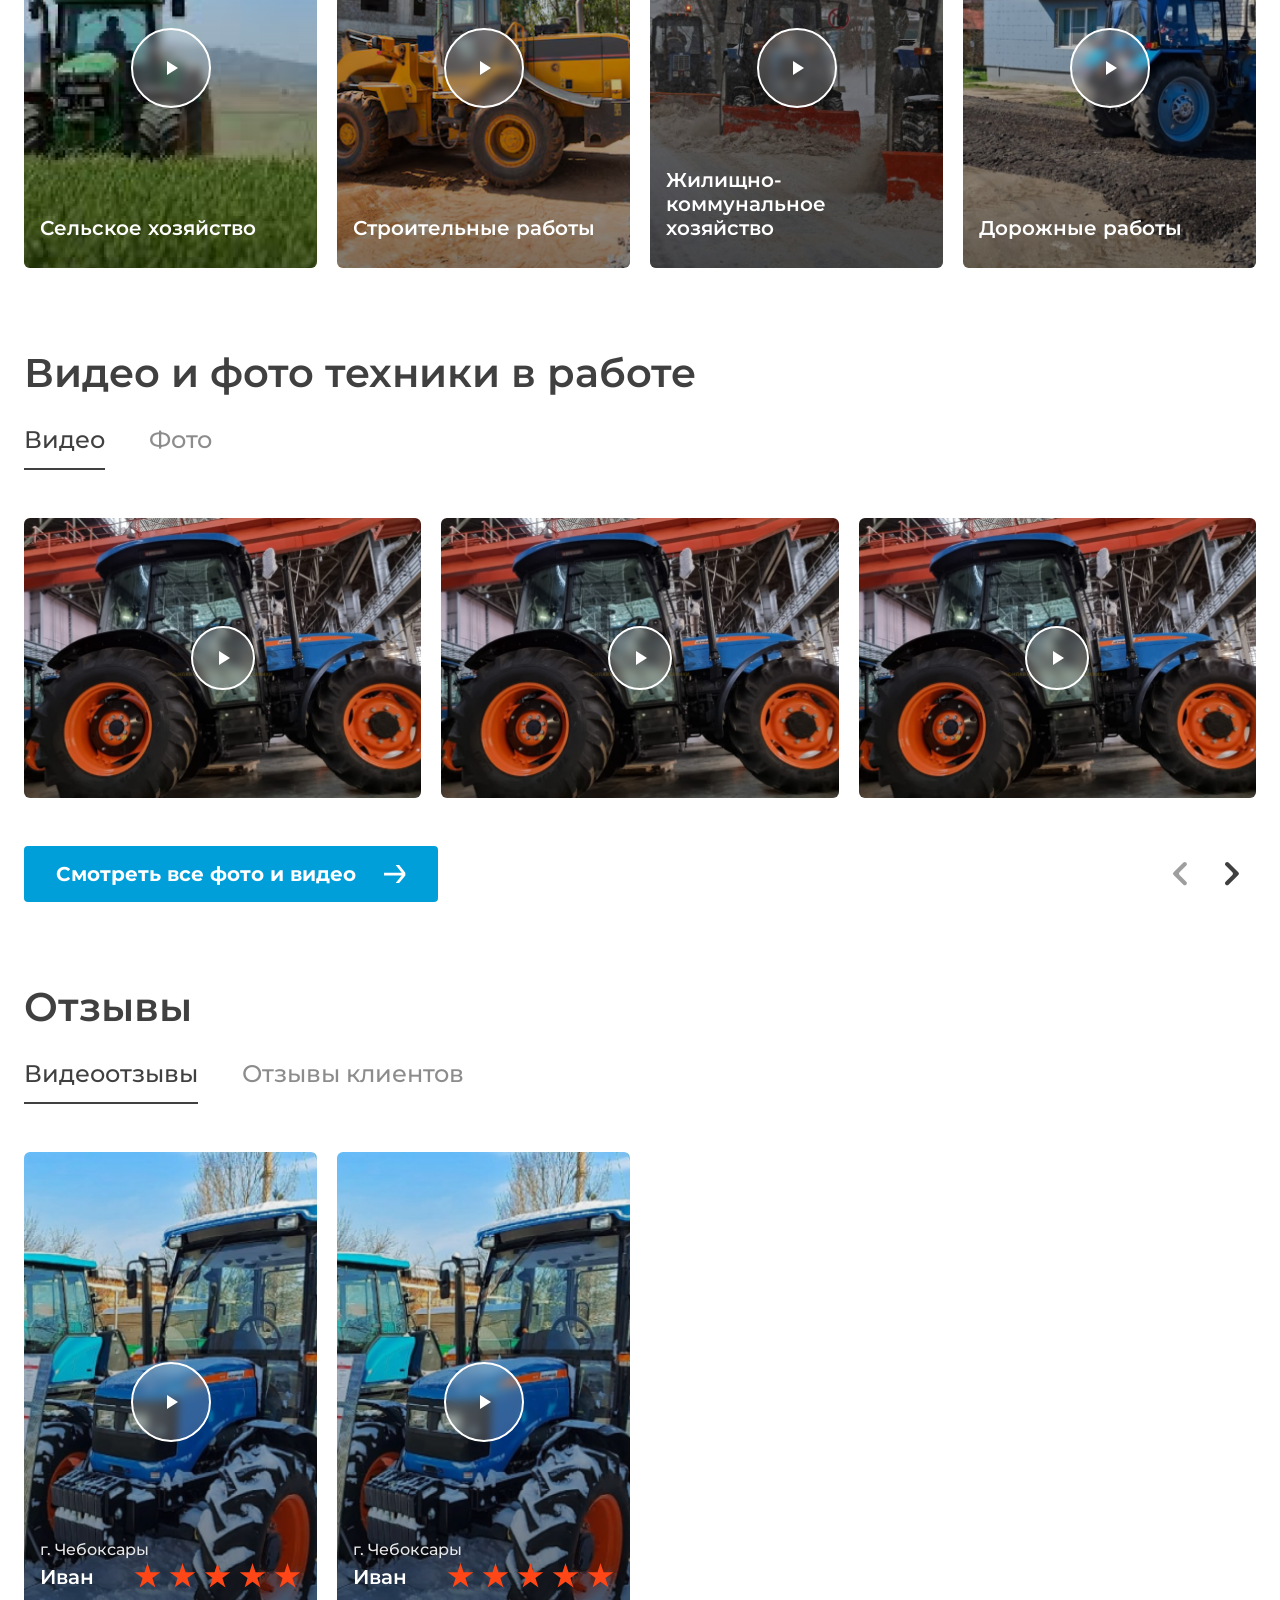
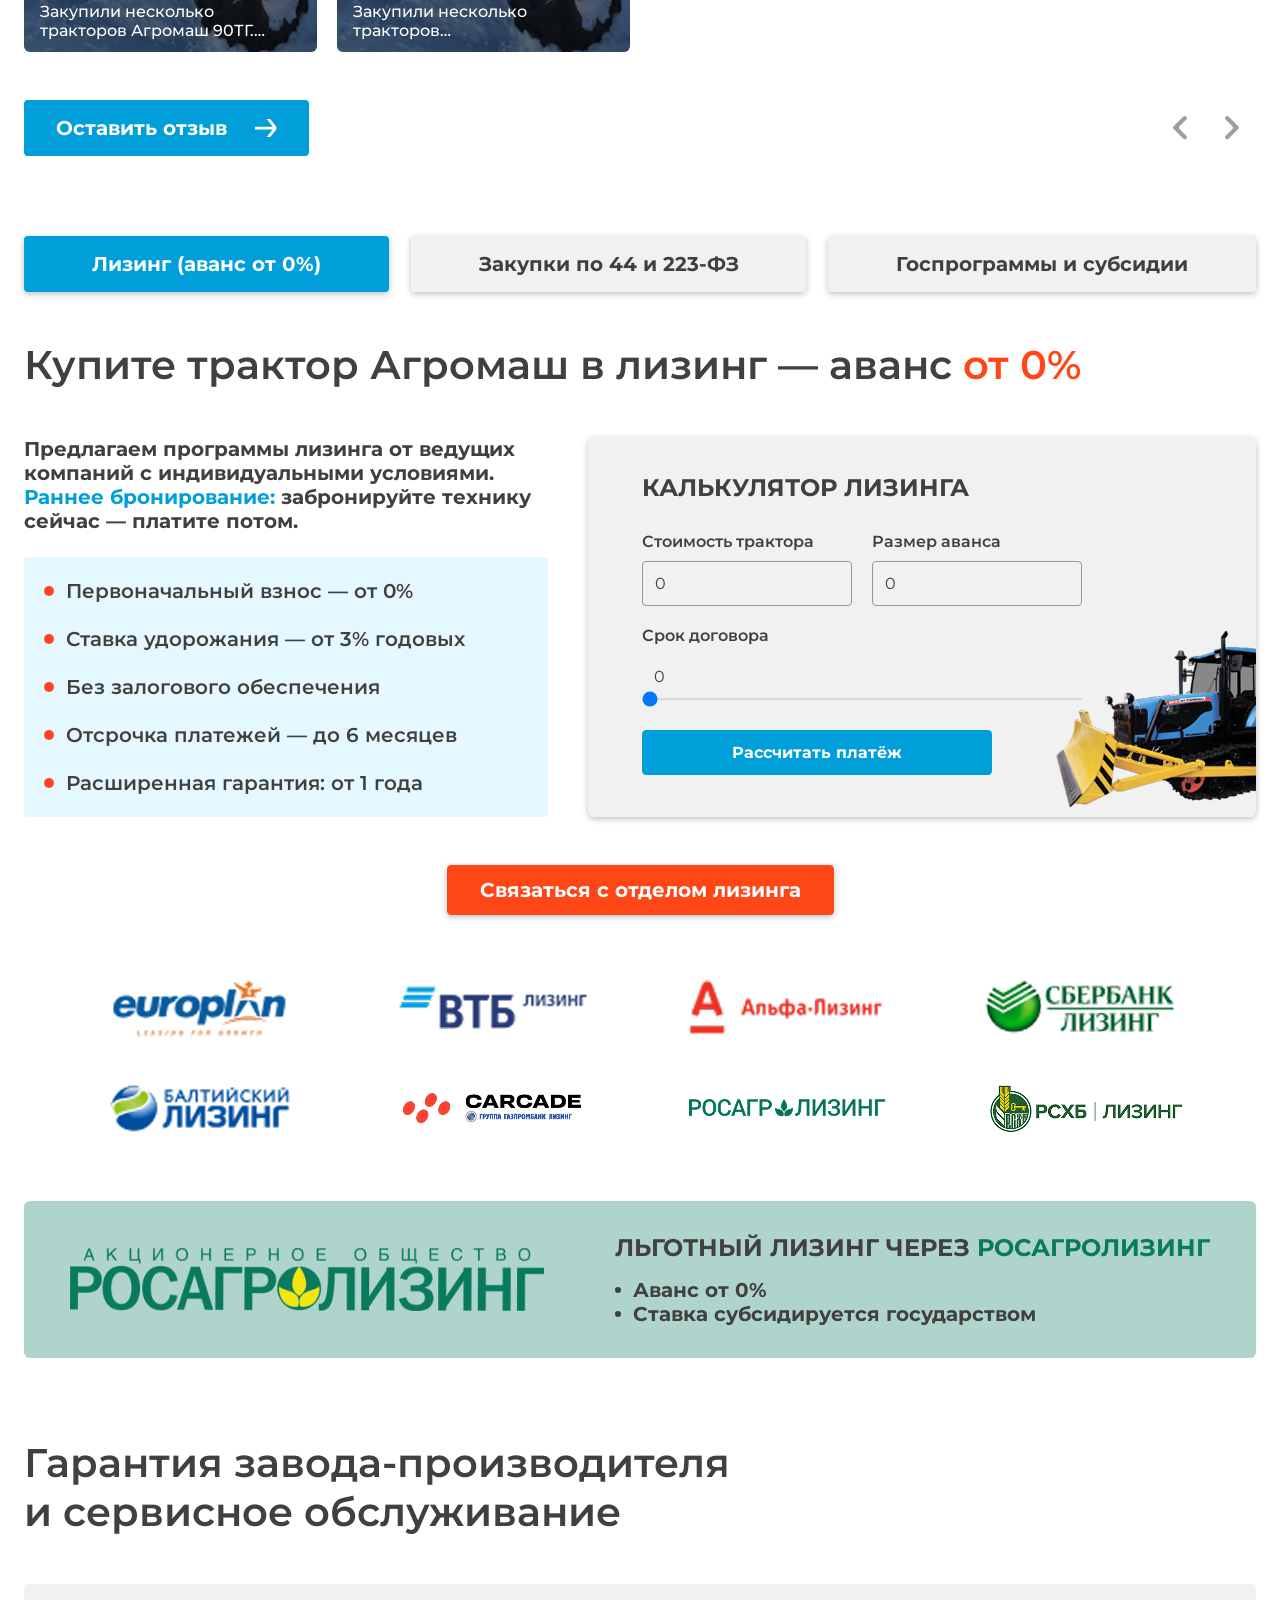
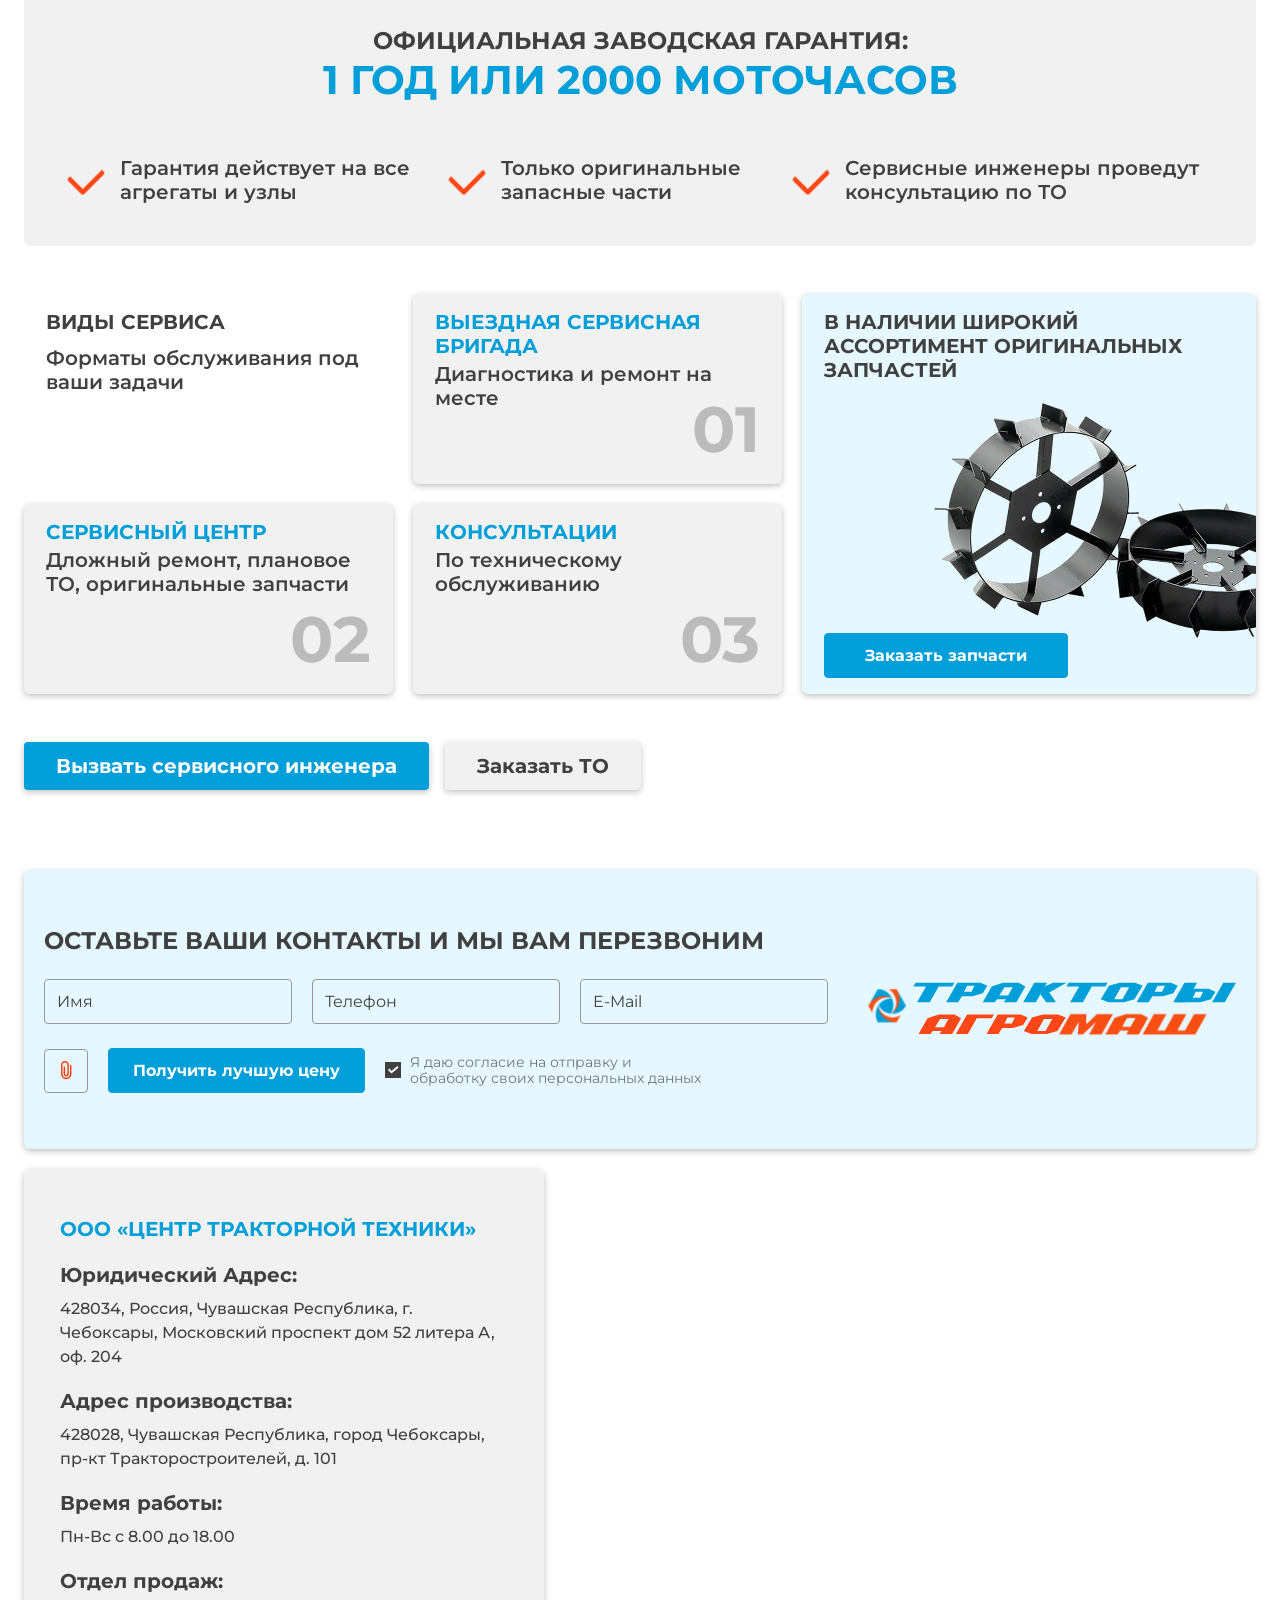
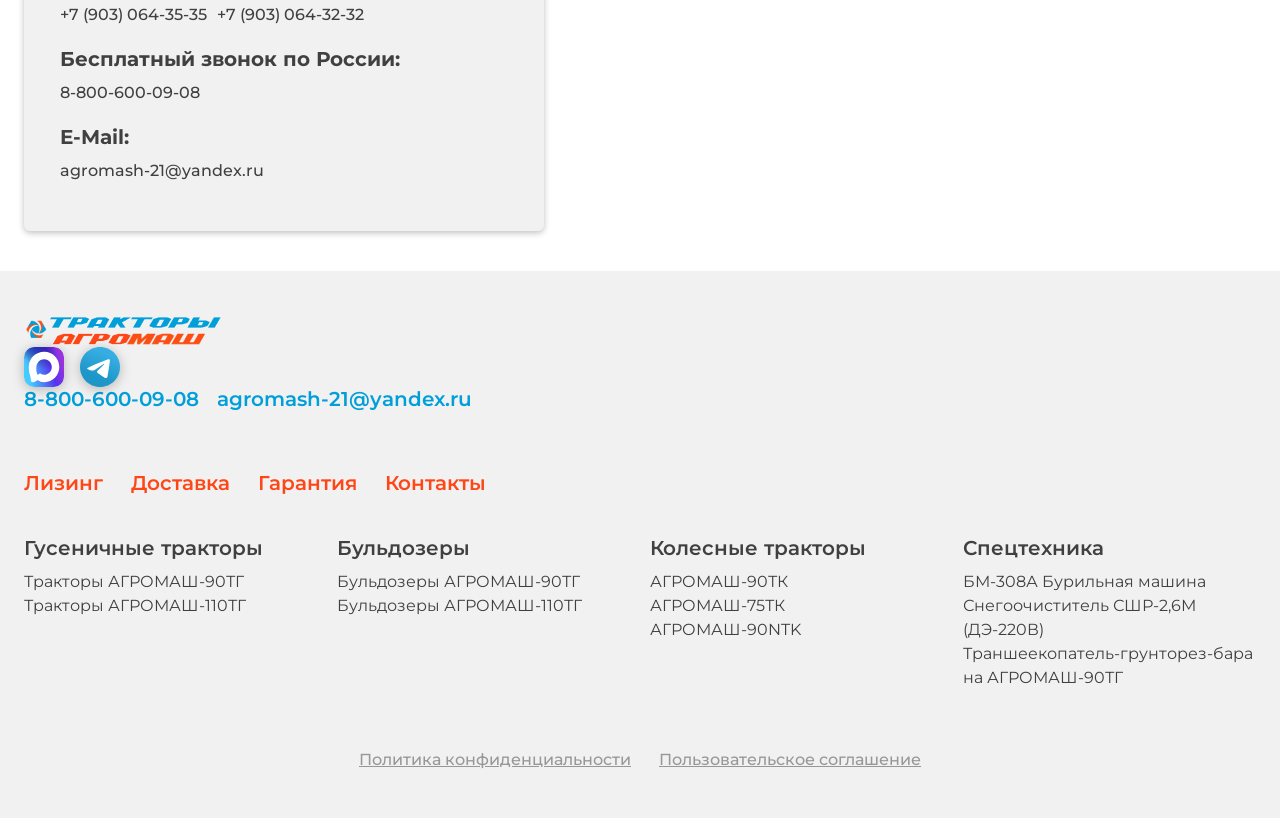
<file: pages/catalog-detail.html>
<!DOCTYPE html>
<html lang="ru">
<head>
    <meta charset="UTF-8">
    <meta name="viewport" content="width=device-width, initial-scale=1.0">
    <title>Каталог детально</title>
    <link rel="stylesheet" href="../assets/libs/swiper-bundle.min.css">
    <link rel="stylesheet" href="../css/main.css">
</head>
<body>
    <header class="header">
        <div class="header__wrapper"> 
            <div class="header__top">
                <div class="container">
                    <div class="header__top-wrapper">
                        <a href="../index.html" class="header__logo">
                            <img src="../assets/img/icons/header-logo.svg" alt="Логотип">
                        </a>
                        <div class="header__top-middle">
                            <button class="header__catalog-trigger">
                                <div class="header__catalog-trigger-icon">
                                    <span></span>
                                    <span></span>
                                    <span></span> 
                                </div>
                                <span class="header__catalog-trigger-text">Каталог</span>
                            </button>
                            <div class="header__search-wrapper">
                                <form action="" class="header-search header-search--desktop">
                                    <input type="text" name="q" placeholder="Поиск" class="header-search__input" autocomplete="off">
                                    <button class="header-search__btn"  type="submit">
                                        <svg width="16" height="16" viewBox="0 0 16 16" fill="none" xmlns="http://www.w3.org/2000/svg">
                                            <path d="M7.03137 12.3046C7.72386 12.3046 8.40956 12.1682 9.04934 11.9032C9.68911 11.6382 10.2704 11.2497 10.7601 10.7601C11.2497 10.2704 11.6382 9.68911 11.9032 9.04934C12.1682 8.40956 12.3046 7.72386 12.3046 7.03137C12.3046 6.33889 12.1682 5.65318 11.9032 5.01341C11.6382 4.37363 11.2497 3.79232 10.7601 3.30266C10.2704 2.813 9.68911 2.42458 9.04934 2.15957C8.40956 1.89457 7.72386 1.75817 7.03137 1.75817C5.63283 1.75817 4.29157 2.31374 3.30266 3.30266C2.31374 4.29157 1.75817 5.63283 1.75817 7.03137C1.75817 8.42991 2.31374 9.77117 3.30266 10.7601C4.29157 11.749 5.63283 12.3046 7.03137 12.3046ZM12.5858 11.3431L15.7321 14.4894C15.816 14.5706 15.8829 14.6676 15.9289 14.7748C15.9749 14.8821 15.999 14.9974 16 15.1141C16.0009 15.2308 15.9786 15.3465 15.9343 15.4545C15.8901 15.5625 15.8247 15.6606 15.7421 15.743C15.6596 15.8255 15.5614 15.8907 15.4534 15.9348C15.3453 15.9789 15.2296 16.0011 15.1129 16C14.9962 15.9989 14.8809 15.9746 14.7737 15.9284C14.6665 15.8823 14.5696 15.8153 14.4886 15.7313L11.3422 12.5849C9.9294 13.6816 8.15175 14.1987 6.37113 14.0308C4.59051 13.863 2.94078 13.0229 1.75778 11.6815C0.574778 10.3401 -0.0525668 8.59834 0.00345308 6.81071C0.059473 5.02308 0.794647 3.32398 2.05931 2.05931C3.32398 0.794647 5.02308 0.059473 6.81071 0.00345308C8.59834 -0.0525668 10.3401 0.574778 11.6815 1.75778C13.0229 2.94078 13.863 4.59051 14.0308 6.37113C14.1987 8.15175 13.6816 9.9294 12.5849 11.3422L12.5858 11.3431Z" />
                                        </svg>
                                    </button>
                                </form>
                            </div>
                        </div>
                        <div class="header__top-right">
                            <div class="header__contacts-wrapper">
                                <div class="header-contacts">
                                    <div class="header-contacts__top">
                                        <div class="header-contacts__item">
                                            <span class="header-contacts__item-label">Бесплатный звонок по РФ</span>
                                            <a href="" class="header-contacts__item-link phone">8-800-600-09-08</a>
                                        </div>
                                        <div class="header-contacts__top-trigger">
                                            <svg width="16" height="10" viewBox="0 0 16 10" fill="none" xmlns="http://www.w3.org/2000/svg">
                                                <path d="M14.5194 9.67608C14.1224 10.1181 13.4297 10.1185 13.0322 9.67689L8.39949 4.53025C8.00226 4.08895 7.31024 4.08895 6.91301 4.53025L2.2803 9.67689C1.88278 10.1185 1.19014 10.1181 0.793095 9.67608L0.256431 9.07858C-0.0849472 8.6985 -0.0849478 8.12222 0.25643 7.74214L6.91228 0.331781C7.30962 -0.110596 8.00288 -0.110596 8.40022 0.331782L15.0561 7.74215C15.3974 8.12222 15.3974 8.6985 15.0561 9.07858L14.5194 9.67608Z" fill="#979797" />
                                            </svg>
                                        </div>
                                    </div>
                                    <div class="header-contacts__mobile-trigger">
                                        <div class="header-contacts__mobile-trigger-icon">
                                            <svg width="20" height="20" viewBox="0 0 20 20" fill="none" xmlns="http://www.w3.org/2000/svg">
                                                <path d="M6.31635 6.25008C5.13591 7.2531 4.70334 9.08237 5.72261 10.5499C6.67643 11.9231 7.87798 13.1244 9.25089 14.0778C10.7185 15.0968 12.5477 14.6642 13.5506 13.4837L13.5618 13.4889C14.8427 14.0823 16.2034 14.489 17.6 14.6963V17.6H17.5988H17.5957C8.82365 17.6124 2.19063 10.9022 2.20001 2.20395V2.2H5.10331L5.10349 2.20129C5.3108 3.59772 5.71737 4.95719 6.31085 6.23819L6.31635 6.25008ZM17.5988 19.8H18.7C19.3075 19.8 19.8 19.3075 19.8 18.7V13.7475C19.8 13.2023 19.4007 12.7394 18.8615 12.6595L17.9219 12.52C16.7335 12.3437 15.5766 11.9976 14.4865 11.4926L13.6583 11.109C13.1784 10.8867 12.6082 11.0374 12.3009 11.4678L11.926 11.9926C11.5974 12.4527 10.9701 12.5932 10.5057 12.2707C9.34824 11.467 8.33371 10.4526 7.52952 9.29489C7.20699 8.83047 7.34751 8.20314 7.80758 7.87457L8.33228 7.49988C8.76271 7.19247 8.91341 6.62223 8.6911 6.14229L8.30698 5.31336C7.80197 4.22334 7.45605 3.06651 7.27965 1.87824L7.14014 0.938476C7.0601 0.399256 6.5972 0 6.05207 0H1.10001C0.492503 0 1.12498e-05 0.492492 1.12498e-05 1.1V2.20157C-0.0106808 12.1087 7.60125 19.8142 17.5988 19.8Z" fill="#FF4616" />
                                            </svg>
                                        </div>
                                        <svg width="16" height="10" viewBox="0 0 16 10" class="header-contacts__mobile-trigger-icon-arrow" fill="none" xmlns="http://www.w3.org/2000/svg">
                                            <path d="M14.5194 9.67608C14.1224 10.1181 13.4297 10.1185 13.0322 9.67689L8.39949 4.53025C8.00226 4.08895 7.31024 4.08895 6.91301 4.53025L2.2803 9.67689C1.88278 10.1185 1.19014 10.1181 0.793095 9.67608L0.256431 9.07858C-0.0849472 8.6985 -0.0849478 8.12222 0.25643 7.74214L6.91228 0.331781C7.30962 -0.110596 8.00288 -0.110596 8.40022 0.331782L15.0561 7.74215C15.3974 8.12222 15.3974 8.6985 15.0561 9.07858L14.5194 9.67608Z" fill="#979797" />
                                        </svg>
                                    </div>
                                    <div class="header-contacts__dropdown">
                                        <div class="header-contacts__dropdown-wrapper">
                                            <div class="header-contacts__item">
                                                <span class="header-contacts__item-label">Бесплатный звонок по РФ</span>
                                                <a href="" class="header-contacts__item-link phone">8-800-600-09-08</a>
                                            </div>
                                            <div class="header-contacts__item">
                                                <span class="header-contacts__item-label">Отдел продаж</span>
                                                <a href="" class="header-contacts__item-link phone">+7 (903) 064-35-35</a>
                                                <a href="" class="header-contacts__item-link phone">+7 (903) 064-32-32</a>
                                            </div>
                                            <div class="header-contacts__item">
                                                <span class="header-contacts__item-label">E-Mail</span>
                                                <a href="" class="header-contacts__item-link email">agromash-21@yandex.ru</a>
                                            </div>
                                            <div class="header-contacts__item">
                                                <span class="header-contacts__item-label">Время работы</span>
                                                <span class="header-contacts__item-link time">Пн-Вс  с 8.00 до 18.00</span>
                                            </div>
                                            <ul class="header-social">
                                                <li class="header-social__item">
                                                    <a href="/">
                                                        <img src="../assets/img/icons/logo-max.svg" alt="MAX">
                                                    </a>
                                                </li>
                                                <li class="header-social__item">
                                                    <a href="/">
                                                        <img src="../assets/img/icons/logo-tg.svg" alt="TG">
                                                    </a>
                                                </li>
                                            </ul>
                                        </div>
                                    </div>
                                </div>
                            </div>
                            <button class="header__btn">Заказать звонок</button>
                            <button class="btn-menu">
                                <div class="btn-menu__wrapper">
                                    <span></span>
                                    <span></span>
                                    <span></span>
                                </div>
                            </button>
                        </div>
                    </div>
                    
                    <div class="catalog-menu">
                        <div class="catalog-menu__wrapper">
                            <div class="catalog-menu__side">
                                <ul class="catalog-menu-section">
                                    <li class="catalog-menu-section__item">
                                        <a href="./catalog-section.html" class="catalog-menu-section__head">
                                            <span class="catalog-menu-section__head-name">Гусеничные тракторы</span>
                                        </a>
                                        <div class="catalog-menu__subsection">
                                            <div class="catalog-menu__subsection-wrapper">
                                                <div class="catalog-menu__subsection-list">
                                                    <div class="catalog-menu-subsection">
                                                        <a href="" class="catalog-menu-subsection__item">
                                                            <div class="catalog-menu-subsection__item-img">
                                                                <img src="../assets/img/other/subsection.png" alt="">
                                                            </div>
                                                            <span class="catalog-menu-subsection__item-name">Трансмиссия</span>
                                                        </a>
                                                        <a href="" class="catalog-menu-subsection__item">
                                                            <div class="catalog-menu-subsection__item-img">
                                                                <img src="../assets/img/other/subsection.png" alt="">
                                                            </div>
                                                            <span class="catalog-menu-subsection__item-name">Трансмиссия</span>
                                                        </a>
                                                    </div>
                                                </div>
                                            </div>
                                        </div>
                                    </li>
                                    <li class="catalog-menu-section__item">
                                        <a href="./catalog-section.html" class="catalog-menu-section__head">
                                            <span class="catalog-menu-section__head-name">Бульдозеры</span>
                                        </a>
                                        <div class="catalog-menu__subsection">
                                            <div class="catalog-menu__subsection-wrapper">
                                                <div class="catalog-menu__subsection-list">
                                                    
                                                </div>
                                            </div>
                                        </div>
                                    </li>
                                    <li class="catalog-menu-section__item">
                                        <a href="./catalog-section.html" class="catalog-menu-section__head">
                                            <span class="catalog-menu-section__head-name">Колёсные тракторы</span>
                                        </a>
                                        <div class="catalog-menu__subsection">
                                            <div class="catalog-menu__subsection-wrapper">
                                                <div class="catalog-menu__subsection-list">
                                                    
                                                </div>
                                            </div>
                                        </div>
                                    </li>
                                    <li class="catalog-menu-section__item">
                                        <a href="./catalog-section.html" class="catalog-menu-section__head">
                                            <span class="catalog-menu-section__head-name">Навесное оборудование</span>
                                        </a>
                                        <div class="catalog-menu__subsection">
                                            <div class="catalog-menu__subsection-wrapper">
                                                <div class="catalog-menu__subsection-list">
                                                    
                                                </div>
                                            </div>
                                        </div>
                                    </li>
                                    <li class="catalog-menu-section__item">
                                        <a href="./catalog-section-repair.html" class="catalog-menu-section__head">
                                            <span class="catalog-menu-section__head-name">Запчасти</span>
                                        </a>
                                        <div class="catalog-menu__subsection">
                                            <div class="catalog-menu__subsection-wrapper">
                                                <div class="catalog-menu__subsection-list">
                                                    
                                                </div>
                                            </div>
                                        </div>
                                    </li>
                                    <li class="catalog-menu-section__item">
                                        <a href="./catalog-section.html" class="catalog-menu-section__head">
                                            <span class="catalog-menu-section__head-name">Спецтехника</span>
                                        </a>
                                        <div class="catalog-menu__subsection">
                                            <div class="catalog-menu__subsection-wrapper">
                                                <div class="catalog-menu__subsection-list">
                                                    
                                                </div>
                                            </div>
                                        </div>
                                    </li>
                                </ul>
                            </div>
                            <div class="catalog-menu__subsection catalog-menu__subsection--main">
                                <div class="catalog-menu__subsection-wrapper">
                                    <div class="catalog-menu__subsection-list">
                                        <div class="catalog-menu-subsection catalog-menu-subsection--main">
                                            <a href="" class="catalog-menu-subsection__item">
                                                <div class="catalog-menu-subsection__item-img">
                                                    <img src="../assets/img/other/menu-section-1.png" alt="">
                                                </div>
                                                <span class="catalog-menu-subsection__item-name">Трансмиссия1</span>
                                            </a>
                                            <a href="" class="catalog-menu-subsection__item">
                                                <div class="catalog-menu-subsection__item-img">
                                                    <img src="../assets/img/other/menu-section-2.png" alt="">
                                                </div>
                                                <span class="catalog-menu-subsection__item-name">Трансмиссия2</span>
                                            </a>
                                            <a href="" class="catalog-menu-subsection__item">
                                                <div class="catalog-menu-subsection__item-img">
                                                    <img src="../assets/img/other/menu-section-3.png" alt="">
                                                </div>
                                                <span class="catalog-menu-subsection__item-name">Трансмиссия2</span>
                                            </a>
                                        </div>
                                    </div>
                                </div>
                            </div>
                        </div>
                    </div>
                </div>
            </div>
            <div class="header__bottom">
                <div class="container">
                    <nav class="menu">
                        <ul class="menu-nav">
                            <li class="menu-nav__item">
                                <a href="./leasing.html" class="menu-nav__link menu-nav__link--active">Лизинг</a>
                            </li>
                            <li class="menu-nav__item">
                                <a href="./zakupki.html" class="menu-nav__link">Гос.закупки</a>
                            </li>
                            <li class="menu-nav__item">
                                <a href="./subsidies.html" class="menu-nav__link">Субсидии</a>
                            </li>
                            <li class="menu-nav__item">
                                <a href="./about.html" class="menu-nav__link">О производителе</a>
                            </li>
                            <li class="menu-nav__item">
                                <a href="./delivery.html" class="menu-nav__link">Доставка</a>
                            </li>
                            <li class="menu-nav__item">
                                <a href="./guarantees.html" class="menu-nav__link">Гарантия</a>
                            </li>
                            <li class="menu-nav__item">
                                <a href="./contacts.html" class="menu-nav__link">Контакты</a>
                            </li>
                        </ul>
                    </nav>
                </div>
            </div>
        </div>
        <div class="mobile-menu">
            <div class="mobile-menu__wrapper">
                <div class="mobile-menu__search">
                    <form action="" class="header-search header-search--desktop">
                        <input type="text" name="q" placeholder="Поиск" class="header-search__input" autocomplete="off">
                        <button class="header-search__btn"  type="submit">
                            <svg width="16" height="16" viewBox="0 0 16 16" fill="none" xmlns="http://www.w3.org/2000/svg">
                                <path d="M7.03137 12.3046C7.72386 12.3046 8.40956 12.1682 9.04934 11.9032C9.68911 11.6382 10.2704 11.2497 10.7601 10.7601C11.2497 10.2704 11.6382 9.68911 11.9032 9.04934C12.1682 8.40956 12.3046 7.72386 12.3046 7.03137C12.3046 6.33889 12.1682 5.65318 11.9032 5.01341C11.6382 4.37363 11.2497 3.79232 10.7601 3.30266C10.2704 2.813 9.68911 2.42458 9.04934 2.15957C8.40956 1.89457 7.72386 1.75817 7.03137 1.75817C5.63283 1.75817 4.29157 2.31374 3.30266 3.30266C2.31374 4.29157 1.75817 5.63283 1.75817 7.03137C1.75817 8.42991 2.31374 9.77117 3.30266 10.7601C4.29157 11.749 5.63283 12.3046 7.03137 12.3046ZM12.5858 11.3431L15.7321 14.4894C15.816 14.5706 15.8829 14.6676 15.9289 14.7748C15.9749 14.8821 15.999 14.9974 16 15.1141C16.0009 15.2308 15.9786 15.3465 15.9343 15.4545C15.8901 15.5625 15.8247 15.6606 15.7421 15.743C15.6596 15.8255 15.5614 15.8907 15.4534 15.9348C15.3453 15.9789 15.2296 16.0011 15.1129 16C14.9962 15.9989 14.8809 15.9746 14.7737 15.9284C14.6665 15.8823 14.5696 15.8153 14.4886 15.7313L11.3422 12.5849C9.9294 13.6816 8.15175 14.1987 6.37113 14.0308C4.59051 13.863 2.94078 13.0229 1.75778 11.6815C0.574778 10.3401 -0.0525668 8.59834 0.00345308 6.81071C0.059473 5.02308 0.794647 3.32398 2.05931 2.05931C3.32398 0.794647 5.02308 0.059473 6.81071 0.00345308C8.59834 -0.0525668 10.3401 0.574778 11.6815 1.75778C13.0229 2.94078 13.863 4.59051 14.0308 6.37113C14.1987 8.15175 13.6816 9.9294 12.5849 11.3422L12.5858 11.3431Z" />
                            </svg>
                        </button>
                    </form>
                </div>
                <div class="mobile-menu__nav">
                    <ul class="mobile-menu-nav">
                        <li class="mobile-menu-nav__item">
                            <a href="./leasing.html" class="mobile-menu-nav__link mobile-menu-nav__link--active">Лизинг</a>
                        </li>
                        <li class="mobile-menu-nav__item">
                            <a href="./zakupki.html" class="mobile-menu-nav__link">Гос.закупки</a>
                        </li>
                        <li class="mobile-menu-nav__item">
                            <a href="./subsidies.html" class="mobile-menu-nav__link">Субсидии</a>
                        </li>
                        <li class="mobile-menu-nav__item">
                            <a href="./about.html" class="mobile-menu-nav__link">О производителе</a>
                        </li>
                        <li class="mobile-menu-nav__item">
                            <a href="./delivery.html" class="mobile-menu-nav__link">Доставка</a>
                        </li>
                        <li class="mobile-menu-nav__item">
                            <a href="./guarantees.html" class="mobile-menu-nav__link">Гарантия</a>
                        </li>
                        <li class="mobile-menu-nav__item">
                            <a href="./contacts.html" class="mobile-menu-nav__link">Контакты</a>
                        </li>
                    </ul>
                </div>
                <div class="mobile-menu__sections">
                    <div class="mobile-menu__sections-top">
                        <a href="" class="mobile-menu__sections-title">Каталог</a>
                    </div>
                    <div class="mobile-menu__sections-wrapper mobile-menu__sections-wrapper--md">
                        <div class="mobile-menu-sections">
                            <button class="mobile-menu-sections__trigger">Гусеничные тракторы</button>
                            <button class="mobile-menu-sections__trigger">Бульдозеры</button>
                            <button class="mobile-menu-sections__trigger">Колёсные тракторы</button>
                            <button class="mobile-menu-sections__trigger">Навесное оборудование</button>
                            <button class="mobile-menu-sections__trigger">Запчасти</button>
                            <button class="mobile-menu-sections__trigger">Спецтехника</button>
                        </div>
                    </div>
                    <div class="mobile-menu__sections-wrapper mobile-menu__sections-wrapper--xs">
                        <ul class="mobile-menu-section-list">
                            <li class="mobile-menu-section-list__item">
                                <button type="button" class="mobile-menu-section-list__trigger">Гусеничные тракторы</button>
                                <div class="mobile-menu-section-list__content">
                                    <div class="mobile-menu-section-list__content-wrapper">
                                        <a href="" class="mobile-menu-section-list__content-link">Тракторы АРОМАШ 90ТГ</a>
                                        <a href="" class="mobile-menu-section-list__content-link">Тракторы АРОМАШ 90ТГ</a>
                                    </div>
                                </div>
                            </li>
                            <li class="mobile-menu-section-list__item">
                                <button type="button" class="mobile-menu-section-list__trigger">Бульдозеры</button>
                                <div class="mobile-menu-section-list__content">
                                    <div class="mobile-menu-section-list__content-wrapper">
                                        <a href="" class="mobile-menu-section-list__content-link">Тракторы АРОМАШ 90ТГ</a>
                                        <a href="" class="mobile-menu-section-list__content-link">Тракторы АРОМАШ 90ТГ</a>
                                    </div>
                                </div>
                            </li>
                            <li class="mobile-menu-section-list__item">
                                <button type="button" class="mobile-menu-section-list__trigger">Колёсные тракторы</button>
                                <div class="mobile-menu-section-list__content">
                                    <div class="mobile-menu-section-list__content-wrapper">
                                        <a href="" class="mobile-menu-section-list__content-link">Тракторы АРОМАШ 90ТГ</a>
                                        <a href="" class="mobile-menu-section-list__content-link">Тракторы АРОМАШ 90ТГ</a>
                                    </div>
                                </div>
                            </li>
                            <li class="mobile-menu-section-list__item">
                                <button type="button" class="mobile-menu-section-list__trigger">Навесное оборудование</button>
                                <div class="mobile-menu-section-list__content">
                                    <div class="mobile-menu-section-list__content-wrapper">
                                        <a href="" class="mobile-menu-section-list__content-link">Тракторы АРОМАШ 90ТГ</a>
                                        <a href="" class="mobile-menu-section-list__content-link">Тракторы АРОМАШ 90ТГ</a>
                                    </div>
                                </div>
                            </li>
                            <li class="mobile-menu-section-list__item">
                                <button type="button" class="mobile-menu-section-list__trigger">Запчасти</button>
                                <div class="mobile-menu-section-list__content">
                                    <div class="mobile-menu-section-list__content-wrapper">
                                        <a href="" class="mobile-menu-section-list__content-link">Тракторы АРОМАШ 90ТГ</a>
                                        <a href="" class="mobile-menu-section-list__content-link">Тракторы АРОМАШ 90ТГ</a>
                                    </div>
                                </div>
                            </li>
                            <li class="mobile-menu-section-list__item">
                                <button type="button" class="mobile-menu-section-list__trigger">Спецтехника</button>
                                <div class="mobile-menu-section-list__content">
                                    <div class="mobile-menu-section-list__content-wrapper">
                                        <a href="" class="mobile-menu-section-list__content-link">Тракторы АРОМАШ 90ТГ</a>
                                        <a href="" class="mobile-menu-section-list__content-link">Тракторы АРОМАШ 90ТГ</a>
                                    </div>
                                </div>
                            </li>
                        </ul>
                    </div>
                </div>
                <div class="mobile-menu__subsections">
                    <!-- <div class="mobile-menu__subsections-wrapper-secondary">
                        <a href="" class="mobile-menu__subsections-secondary-link">Трансмиссия</a>
                        <a href="" class="mobile-menu__subsections-secondary-link">Трансмиссия</a>
                        <a href="" class="mobile-menu__subsections-secondary-link">Трансмиссия</a>
                        <a href="" class="mobile-menu__subsections-secondary-link">Трансмиссия</a>
                        <a href="" class="mobile-menu__subsections-secondary-link">Трансмиссия</a>
                        <a href="" class="mobile-menu__subsections-secondary-link">Трансмиссия</a>
                    </div> -->
                    <div class="mobile-menu__subsections-wrapper-main">
                        <div class="mobile-menu__subsections-wrapper-main-item">
                            <a href="./catalog-section.html" class="section-card">
                                <div class="section-card__image">
                                    <img src="../assets/img/other/section-card.png" alt="">
                                </div>
                                <span class="section-card__text">Тракторы АРОМАШ 90ТГ</span>
                            </a>
                        </div>
                        <div class="mobile-menu__subsections-wrapper-main-item">
                            <a href="./catalog-section.html" class="section-card">
                                <div class="section-card__image">
                                    <img src="../assets/img/other/section-card.png" alt="">
                                </div>
                                <span class="section-card__text">Тракторы АРОМАШ 90ТГ</span>
                            </a>
                        </div>
                        <div class="mobile-menu__subsections-wrapper-main-item">
                            <a href="./catalog-section.html" class="section-card">
                                <div class="section-card__image">
                                    <img src="../assets/img/other/section-card.png" alt="">
                                </div>
                                <span class="section-card__text">Тракторы АРОМАШ 90ТГ</span>
                            </a>
                        </div>
                    </div>
                </div>
            </div>
        </div>
    </header>
    <div class="header-overlay"></div>

    <main class="main">
        <!-- Хлебные крошки -->
        <section class="section-breadcrumb">
            <div class="container">
                <ul class="breadcrumb">
                    <li class="breadcrumb__item">
                        <a href="../index.html" class="breadcrumb__item-link">Главная</a>
                    </li>
                    <li class="breadcrumb__item">
                        <span class="breadcrumb__item-link">Каталог</span>
                    </li>
                    <li class="breadcrumb__item">
                        <span class="breadcrumb__item-link breadcrumb__item-link--active">Трактор АГРОМАШ 90ТГ 2049М</span>
                    </li>
                </ul>
            </div>
        </section>

        <!-- Заголовок -->
        <section class="section-title">
            <div class="container">
                <h1>Трактор АГРОМАШ 90ТГ 2049М</h1>  
            </div>
        </section>

        <!-- Каталог детальный -->
        <section class="section">
            <div class="container">
                <div class="catalog-detail">
                    <div class="catalog-detail__top">
                        <ul class="catalog-detail__top-list">
                            <li class="catalog-detail__top-item">
                                <a href="#props" class="catalog-detail__top-link">Тех. характеристики</a>
                            </li>
                            <li class="catalog-detail__top-item">
                                <a href="#advantages" class="catalog-detail__top-link">Преимущества</a>
                            </li>
                            <li class="catalog-detail__top-item">
                                <a href="#video" class="catalog-detail__top-link">Видео и фото</a>
                            </li>
                            <li class="catalog-detail__top-item">
                                <a href="#reviews" class="catalog-detail__top-link">Отзывы</a>
                            </li>
                            <li class="catalog-detail__top-item">
                                <a href="#financing" class="catalog-detail__top-link">Финансирование</a>
                            </li>
                            <li class="catalog-detail__top-item">
                                <a href="#guarantee" class="catalog-detail__top-link">Гарантия</a>
                            </li>
                        </ul>
                    </div>
                    <div class="catalog-detail__wrapper">
                        <div class="catalog-detail__img">
                            <a href="../assets/img/other/catalog-detail-img.png" class="catalog-detail__img-link" data-fancybox="gallery">
                                <img src="../assets/img/other/catalog-detail-img.png" alt="" class="catalog-detail__img-img">
                            </a>
                        </div>
                        <div class="catalog-detail__content">
                            <p class="catalog-detail__content-text">
                                Универсальный гусеничный трактор тягового класса 3 является отличным сочетанием современности и универсальности. Машина может использоваться как в сельском хозяйстве, 
                                так и в коммунальной сфере, дорожно-строительных, мелиоративных, погрузочно-разгрузочных и транспортных работах.
                            </p>
                            <ul class="catalog-detail__content-props">
                                <li class="catalog-detail__content-props-item">
                                    <span class="catalog-detail__content-props-item-name">Мощность</span>
                                    <span class="catalog-detail__content-props-item-value">98 л.с.</span>
                                </li>
                                <li class="catalog-detail__content-props-item">
                                    <span class="catalog-detail__content-props-item-name">Двигатель</span>
                                    <span class="catalog-detail__content-props-item-value">6-ти цилиндровый с турбо-наддувом</span>
                                </li>
                                <li class="catalog-detail__content-props-item">
                                    <span class="catalog-detail__content-props-item-name">Дорожный просвет</span>
                                    <span class="catalog-detail__content-props-item-value">не более 50 кПа</span>
                                </li>
                                <li class="catalog-detail__content-props-item">
                                    <span class="catalog-detail__content-props-item-name">Удельное давление на почву</span>
                                    <span class="catalog-detail__content-props-item-value">370 мм</span>
                                </li>
                            </ul>
                            <div class="catalog-detail__price-wrapper">
                                <div class="catalog-detail__prices">
                                    <div class="catalog-detail__price-item">
                                        <p class="catalog-detail__price-item-wrap">
                                            <span class="catalog-detail__price-label">Цена по Гос. субсидии</span>
                                            <span class="catalog-detail__price-value catalog-detail__price-value--accent">от 2 282 000 ₽</span>
                                        </p>
                                    </div>
                                    <div class="catalog-detail__leasing">
                                        <span class="catalog-detail__leasing-label">В лизинг</span>
                                        <span class="catalog-detail__leasing-value">от 42 000 ₽/мес</span>
                                    </div>
                                    <div class="catalog-detail__price-item catalog-detail__price-item--main">
                                        <p class="catalog-detail__price-item-wrap">
                                            <span class="catalog-detail__price-label">Цена по прайсу</span>
                                            <span class="catalog-detail__price-value">от 4 282 000 ₽</span>
                                        </p>
                                    </div>
                                </div>
                                <button class="catalog-detail__btn">Рассчитать условия</button>
                            </div>
                        </div>
                    </div>
                </div>
            </div>
        </section>

        <!-- Характеристики -->
        <section class="section" id="props">
            <div class="container">
                <h2>Технические характеристики </h2>
                <div class="container__inner">
                    <div class="catalog-detail-props">
                        <div class="catalog-detail-props__wrapper">
                            <div class="catalog-detail-props__item">
                                <div class="catalog-detail-props__item-trigger">
                                    <span class="catalog-detail-props__item-name">Двигатель</span>
                                    <div class="catalog-detail-props__item-icon">
                                        <span></span>
                                        <span></span>
                                    </div>
                                </div>
                                <div class="catalog-detail-props__item-content">
                                    <ul class="catalog-props-list">
                                        <li class="catalog-props-list__item">
                                            <span class="catalog-props-list__item-name">Мощность</span>
                                            <span class="catalog-props-list__item-value">98 л.с.</span>
                                        </li>
                                        <li class="catalog-props-list__item">
                                            <span class="catalog-props-list__item-name">Двигатель</span>
                                            <span class="catalog-props-list__item-value">6-ти цилиндровый с турбо-наддувом</span>
                                        </li>
                                    </ul>
                                </div>
                            </div>
                            <div class="catalog-detail-props__item">
                                <div class="catalog-detail-props__item-trigger">
                                    <span class="catalog-detail-props__item-name">Гидравлическая система</span>
                                    <div class="catalog-detail-props__item-icon">
                                        <span></span>
                                        <span></span>
                                    </div>
                                </div>
                                <div class="catalog-detail-props__item-content">
                                    <ul class="catalog-props-list">
                                        <li class="catalog-props-list__item">
                                            <span class="catalog-props-list__item-name">Мощность</span>
                                            <span class="catalog-props-list__item-value">98 л.с.</span>
                                        </li>
                                        <li class="catalog-props-list__item">
                                            <span class="catalog-props-list__item-name">Двигатель</span>
                                            <span class="catalog-props-list__item-value">6-ти цилиндровый с турбо-наддувом</span>
                                        </li>
                                    </ul>
                                </div>
                            </div>
                        </div>
                    </div>
                </div>
            </div>
        </section>

        <!-- Сферы применения -->
        <section class="section">
            <div class="container">
                <div class="applications">
                    <div class="applications__top">
                        <h2 class="applications__top-title">Сферы применения</h2>
                        <div class="applications__top-btns">
                            <div class="applications-swiper-btn applications-swiper-btn--prev">
                                <svg width="14" height="24" viewBox="0 0 14 24" fill="none" xmlns="http://www.w3.org/2000/svg">
                                    <path d="M13.3164 22.5443C14.1142 21.761 14.1149 20.4758 13.318 19.6916L6.56098 13.043C5.76462 12.2594 5.76462 10.9754 6.56098 10.1918L13.318 3.54314C14.1149 2.75896 14.1142 1.47373 13.3164 0.690417L13.1968 0.572971C12.4188 -0.190859 11.1724 -0.190859 10.3944 0.57297L0.599062 10.1902C-0.199364 10.9742 -0.199362 12.2606 0.599064 13.0445L10.3944 22.6618C11.1724 23.4256 12.4188 23.4256 13.1968 22.6618L13.3164 22.5443Z" />
                                </svg>
                            </div>
                            <div class="applications-swiper-btn applications-swiper-btn--next">
                                <svg width="14" height="24" viewBox="0 0 14 24" fill="none" xmlns="http://www.w3.org/2000/svg">
                                    <path d="M0.598625 0.690052C-0.199192 1.47336 -0.199893 2.7586 0.597069 3.54278L7.35406 10.1914C8.15042 10.975 8.15042 12.259 7.35406 13.0426L0.597069 19.6912C-0.199893 20.4754 -0.199192 21.7606 0.598624 22.544L0.718246 22.6614C1.49622 23.4252 2.74263 23.4252 3.52061 22.6614L13.316 13.0441C14.1144 12.2602 14.1144 10.9738 13.316 10.1899L3.52061 0.572603C2.74263 -0.191225 1.49622 -0.191223 0.718246 0.572605L0.598625 0.690052Z" />
                                </svg>
                            </div>
                        </div>
                    </div>
                    <div class="applications__wrapper">
                        <div class="swiper applications-swiper">
                            <div class="swiper-wrapper applications-swiper__wrapper">
                                <div class="swiper-slide applications-swiper__slide">
                                    <div class="applications-card">
                                        <img src="../assets/img/other/application-card-1.png" alt="" class="applications-card__thumb">
                                        <button class="applications-card__play">
                                            <svg viewBox="0 0 24 24" xmlns="http://www.w3.org/2000/svg"><path d="M8 5v14l11-7z"/></svg>
                                        </button>
                                        <div class="applications-card__description">
                                            <p class="applications-card__description-text">Сельское хозяйство</p>
                                        </div>
                                    </div>
                                </div>
                                <div class="swiper-slide applications-swiper__slide">
                                    <div class="applications-card">
                                        <img src="../assets/img/other/application-card-2.png" alt="" class="applications-card__thumb">
                                        <button class="applications-card__play">
                                            <svg viewBox="0 0 24 24" xmlns="http://www.w3.org/2000/svg"><path d="M8 5v14l11-7z"/></svg>
                                        </button>
                                        <div class="applications-card__description">
                                            <p class="applications-card__description-text">Строительные работы</p>
                                        </div>
                                    </div>
                                </div>
                                <div class="swiper-slide applications-swiper__slide">
                                    <div class="applications-card">
                                        <img src="../assets/img/other/application-card-3.png" alt="" class="applications-card__thumb">
                                        <button class="applications-card__play">
                                            <svg viewBox="0 0 24 24" xmlns="http://www.w3.org/2000/svg"><path d="M8 5v14l11-7z"/></svg>
                                        </button>
                                        <div class="applications-card__description">
                                            <p class="applications-card__description-text">Жилищно-коммунальное хозяйство</p>
                                        </div>
                                    </div>
                                </div>
                                <div class="swiper-slide applications-swiper__slide">
                                    <div class="applications-card">
                                        <img src="../assets/img/other/application-card-4.png" alt="" class="applications-card__thumb">
                                        <button class="applications-card__play">
                                            <svg viewBox="0 0 24 24" xmlns="http://www.w3.org/2000/svg"><path d="M8 5v14l11-7z"/></svg>
                                        </button>
                                        <div class="applications-card__description">
                                            <p class="applications-card__description-text">Дорожные работы</p>
                                        </div>
                                    </div>
                                </div>
                            </div>
                        </div>
                    </div>
                </div>
            </div>
        </section>

        <!-- Видео и фото -->
        <section class="section" id="video">
            <div class="container">
                <h2>Видео и фото техники в работе</h2>
                <div class="container__inner">
                    <div class="tabs tabs-type-1">
                        <ul class="tabs__list">
                            <li class="active-tab">Видео</li>
                            <li>Фото</li>
                        </ul>
                        <ul class="tabs__wrapper">
                            <li class="tabs__content active">
                                <div class="video-content">
                                    <div class="video-content__wrapper">
                                        <div class="swiper video-swiper">
                                            <div class="swiper-wrapper video-swiper__wrapper">
                                                <div class="swiper-slide video-swiper__slide">
                                                    <div class="video-card">
                                                        <img src="../assets/img/other/video-card.png" alt="" class="video-card__thumb">
                                                        <button class="video-card__play">
                                                            <svg viewBox="0 0 24 24" xmlns="http://www.w3.org/2000/svg"><path d="M8 5v14l11-7z"/></svg>
                                                        </button>
                                                    </div>
                                                </div>
                                                <div class="swiper-slide video-swiper__slide">
                                                    <div class="video-card">
                                                        <img src="../assets/img/other/video-card.png" alt="" class="video-card__thumb">
                                                        <button class="video-card__play">
                                                            <svg viewBox="0 0 24 24" xmlns="http://www.w3.org/2000/svg"><path d="M8 5v14l11-7z"/></svg>
                                                        </button>
                                                    </div>
                                                </div>
                                                <div class="swiper-slide video-swiper__slide">
                                                    <div class="video-card">
                                                        <img src="../assets/img/other/video-card.png" alt="" class="video-card__thumb">
                                                        <button class="video-card__play">
                                                            <svg viewBox="0 0 24 24" xmlns="http://www.w3.org/2000/svg"><path d="M8 5v14l11-7z"/></svg>
                                                        </button>
                                                    </div>
                                                </div>
                                                <div class="swiper-slide video-swiper__slide">
                                                    <div class="video-card">
                                                        <img src="../assets/img/other/video-card.png" alt="" class="video-card__thumb">
                                                        <button class="video-card__play">
                                                            <svg viewBox="0 0 24 24" xmlns="http://www.w3.org/2000/svg"><path d="M8 5v14l11-7z"/></svg>
                                                        </button>
                                                    </div>
                                                </div>
                                            </div>
                                        </div>
                                    </div>
                                    <div class="video-content__bottom">
                                        <a href="" class="video-content__bottom-link">
                                            <span>Смотреть все фото и видео</span>
                                            <svg width="22" height="18" viewBox="0 0 22 18" fill="none" xmlns="http://www.w3.org/2000/svg">
                                                <path d="M0 7.81842V10.4851H17.6906L11.6906 18H15.1906L21.3333 10.4851V7.81842L15.1906 0H11.6906L17.6906 7.81842H0Z" fill="white" />
                                            </svg>
                                        </a>
                                        <div class="video-content__bottom-group">
                                            <div class="video-swiper-btn video-swiper-btn--prev">
                                                <svg width="14" height="24" viewBox="0 0 14 24" fill="none" xmlns="http://www.w3.org/2000/svg">
                                                    <path d="M13.3164 22.5443C14.1142 21.761 14.1149 20.4758 13.318 19.6916L6.56098 13.043C5.76462 12.2594 5.76462 10.9754 6.56098 10.1918L13.318 3.54314C14.1149 2.75896 14.1142 1.47373 13.3164 0.690417L13.1968 0.572971C12.4188 -0.190859 11.1724 -0.190859 10.3944 0.57297L0.599062 10.1902C-0.199364 10.9742 -0.199362 12.2606 0.599064 13.0445L10.3944 22.6618C11.1724 23.4256 12.4188 23.4256 13.1968 22.6618L13.3164 22.5443Z" />
                                                </svg>
                                            </div>
                                            <div class="video-swiper-btn video-swiper-btn--next">
                                                <svg width="14" height="24" viewBox="0 0 14 24" fill="none" xmlns="http://www.w3.org/2000/svg">
                                                    <path d="M0.598625 0.690052C-0.199192 1.47336 -0.199893 2.7586 0.597069 3.54278L7.35406 10.1914C8.15042 10.975 8.15042 12.259 7.35406 13.0426L0.597069 19.6912C-0.199893 20.4754 -0.199192 21.7606 0.598624 22.544L0.718246 22.6614C1.49622 23.4252 2.74263 23.4252 3.52061 22.6614L13.316 13.0441C14.1144 12.2602 14.1144 10.9738 13.316 10.1899L3.52061 0.572603C2.74263 -0.191225 1.49622 -0.191223 0.718246 0.572605L0.598625 0.690052Z" />
                                                </svg>
                                            </div>
                                        </div>
                                    </div>
                                </div>
                            </li>
                            <li class="tabs__content">
                                <div class="video-content">
                                    <div class="video-content__wrapper">
                                        <div class="swiper video-swiper">
                                            <div class="swiper-wrapper video-swiper__wrapper">
                                                <div class="swiper-slide video-swiper__slide">
                                                    <a href="#" class="photo-card">
                                                        <img src="../assets/img/other/video-card.png" alt="" class="photo-card__thumb">
                                                    </a>
                                                </div>
                                                <div class="swiper-slide video-swiper__slide">
                                                    <a href="#" class="photo-card">
                                                        <img src="../assets/img/other/video-card.png" alt="" class="photo-card__thumb">
                                                    </a>
                                                </div>
                                                <div class="swiper-slide video-swiper__slide">
                                                    <a href="#" class="photo-card">
                                                        <img src="../assets/img/other/video-card.png" alt="" class="photo-card__thumb">
                                                    </a>
                                                </div>
                                                <div class="swiper-slide video-swiper__slide">
                                                    <a href="#" class="photo-card">
                                                        <img src="../assets/img/other/video-card.png" alt="" class="photo-card__thumb">
                                                    </a>
                                                </div>
                                            </div>
                                        </div>
                                    </div>
                                    <div class="video-content__bottom">
                                        <a href="" class="video-content__bottom-link">
                                            <span>Смотреть все фото и видео</span>
                                            <svg width="22" height="18" viewBox="0 0 22 18" fill="none" xmlns="http://www.w3.org/2000/svg">
                                                <path d="M0 7.81842V10.4851H17.6906L11.6906 18H15.1906L21.3333 10.4851V7.81842L15.1906 0H11.6906L17.6906 7.81842H0Z" fill="white" />
                                            </svg>
                                        </a>
                                        <div class="video-content__bottom-group">
                                            <div class="video-swiper-btn video-swiper-btn--prev">
                                                <svg width="14" height="24" viewBox="0 0 14 24" fill="none" xmlns="http://www.w3.org/2000/svg">
                                                    <path d="M13.3164 22.5443C14.1142 21.761 14.1149 20.4758 13.318 19.6916L6.56098 13.043C5.76462 12.2594 5.76462 10.9754 6.56098 10.1918L13.318 3.54314C14.1149 2.75896 14.1142 1.47373 13.3164 0.690417L13.1968 0.572971C12.4188 -0.190859 11.1724 -0.190859 10.3944 0.57297L0.599062 10.1902C-0.199364 10.9742 -0.199362 12.2606 0.599064 13.0445L10.3944 22.6618C11.1724 23.4256 12.4188 23.4256 13.1968 22.6618L13.3164 22.5443Z" />
                                                </svg>
                                            </div>
                                            <div class="video-swiper-btn video-swiper-btn--next">
                                                <svg width="14" height="24" viewBox="0 0 14 24" fill="none" xmlns="http://www.w3.org/2000/svg">
                                                    <path d="M0.598625 0.690052C-0.199192 1.47336 -0.199893 2.7586 0.597069 3.54278L7.35406 10.1914C8.15042 10.975 8.15042 12.259 7.35406 13.0426L0.597069 19.6912C-0.199893 20.4754 -0.199192 21.7606 0.598624 22.544L0.718246 22.6614C1.49622 23.4252 2.74263 23.4252 3.52061 22.6614L13.316 13.0441C14.1144 12.2602 14.1144 10.9738 13.316 10.1899L3.52061 0.572603C2.74263 -0.191225 1.49622 -0.191223 0.718246 0.572605L0.598625 0.690052Z" />
                                                </svg>
                                            </div>
                                        </div>
                                    </div>
                                </div>
                            </li>
                        </ul>
                    </div>
                </div>
            </div>
        </section>

        <!-- Отзывы -->
        <section class="section" id="reviews">
            <div class="container">
                <h2>Отзывы</h2>
                <div class="container__inner">
                    <div class="tabs tabs-type-1">
                        <ul class="tabs__list">
                            <li class="active-tab">Видеоотзывы</li>
                            <li>Отзывы клиентов</li>
                        </ul>
                        <ul class="tabs__wrapper">
                            <li class="tabs__content active">
                                <div class="reviews-content">
                                    <div class="reviews-content__wrapper">
                                        <div class="swiper shorts-swiper">
                                            <div class="swiper-wrapper shorts-swiper__wrapper">
                                                <div class="swiper-slide shorts-swiper__slide">
                                                    <div class="shorts-card">
                                                        <img src="../assets/img/other/review-card.png" alt="" class="shorts-card__thumb">
                                                        <button class="shorts-card__play">
                                                            <svg viewBox="0 0 24 24" xmlns="http://www.w3.org/2000/svg"><path d="M8 5v14l11-7z"/></svg>
                                                        </button>
                                                        <div class="shorts-card__description">
                                                            <span class="shorts-card__description-city">г. Чебоксары</span>
                                                            <div class="shorts-card__description-middle">
                                                                <span class="shorts-card__description-name">Иван</span>
                                                                <img src="../assets/img/icons/i-stars.svg" class="shorts-card__description-rate" alt="">
                                                            </div>
                                                            <p class="shorts-card__description-text">Закупили несколько тракторов Агромаш 90ТГ. около двух лет назад</p>
                                                        </div>
                                                    </div>
                                                </div>
                                                <div class="swiper-slide shorts-swiper__slide">
                                                    <div class="shorts-card">
                                                        <img src="../assets/img/other/review-card.png" alt="" class="shorts-card__thumb">
                                                        <button class="shorts-card__play">
                                                            <svg viewBox="0 0 24 24" xmlns="http://www.w3.org/2000/svg"><path d="M8 5v14l11-7z"/></svg>
                                                        </button>
                                                        <div class="shorts-card__description">
                                                            <span class="shorts-card__description-city">г. Чебоксары </span>
                                                            <div class="shorts-card__description-middle">
                                                                <span class="shorts-card__description-name">Иван</span>
                                                                <img src="../assets/img/icons/i-stars.svg" class="shorts-card__description-rate" alt="">
                                                            </div>
                                                            <p class="shorts-card__description-text">Закупили несколько тракторов АгромашАгромашАгромаш 90ТГ. около двух лет назад</p>
                                                        </div>
                                                    </div>
                                                </div>
                                            </div>
                                        </div>
                                    </div>
                                    <div class="reviews-content__bottom">
                                        <a href="" class="reviews-content__bottom-link">
                                            <span>Оставить отзыв</span>
                                            <svg width="22" height="18" viewBox="0 0 22 18" fill="none" xmlns="http://www.w3.org/2000/svg">
                                                <path d="M0 7.81842V10.4851H17.6906L11.6906 18H15.1906L21.3333 10.4851V7.81842L15.1906 0H11.6906L17.6906 7.81842H0Z" fill="white" />
                                            </svg>
                                        </a>
                                        <div class="reviews-content__bottom-group">
                                            <div class="shorts-swiper-btn shorts-swiper-btn--prev">
                                                <svg width="14" height="24" viewBox="0 0 14 24" fill="none" xmlns="http://www.w3.org/2000/svg">
                                                    <path d="M13.3164 22.5443C14.1142 21.761 14.1149 20.4758 13.318 19.6916L6.56098 13.043C5.76462 12.2594 5.76462 10.9754 6.56098 10.1918L13.318 3.54314C14.1149 2.75896 14.1142 1.47373 13.3164 0.690417L13.1968 0.572971C12.4188 -0.190859 11.1724 -0.190859 10.3944 0.57297L0.599062 10.1902C-0.199364 10.9742 -0.199362 12.2606 0.599064 13.0445L10.3944 22.6618C11.1724 23.4256 12.4188 23.4256 13.1968 22.6618L13.3164 22.5443Z" />
                                                </svg>
                                            </div>
                                            <div class="shorts-swiper-btn shorts-swiper-btn--next">
                                                <svg width="14" height="24" viewBox="0 0 14 24" fill="none" xmlns="http://www.w3.org/2000/svg">
                                                    <path d="M0.598625 0.690052C-0.199192 1.47336 -0.199893 2.7586 0.597069 3.54278L7.35406 10.1914C8.15042 10.975 8.15042 12.259 7.35406 13.0426L0.597069 19.6912C-0.199893 20.4754 -0.199192 21.7606 0.598624 22.544L0.718246 22.6614C1.49622 23.4252 2.74263 23.4252 3.52061 22.6614L13.316 13.0441C14.1144 12.2602 14.1144 10.9738 13.316 10.1899L3.52061 0.572603C2.74263 -0.191225 1.49622 -0.191223 0.718246 0.572605L0.598625 0.690052Z" />
                                                </svg>
                                            </div>
                                        </div>
                                    </div>
                                </div>
                            </li>
                            <li class="tabs__content">
                                <div class="reviews-content">
                                    <div class="reviews-content__wrapper">
                                        <div class="swiper reviews-swiper">
                                            <div class="swiper-wrapper reviews__wrapper">
                                                <div class="swiper-slide reviews__slide">
                                                    <div class="review-card">
                                                        <span class="review-card__city">г. Чебоксары</span>
                                                        <div class="review-card__top">
                                                            <span class="review-card__name">Иван</span>
                                                            <img src="../assets/img/icons/i-stars.svg" class="review-card__rate" alt="">
                                                        </div>
                                                        <p class="review-card__text">Закупили несколько тракторов Агромаш 90ТГ около двух лет назад. Надёжная техника, используем для широкого диапазона работ. Ремонт недорогой, гусеница держится</p>
                                                    </div>
                                                </div>
                                            </div>
                                        </div>
                                    </div>
                                    <div class="reviews-content__bottom">
                                        <a href="" class="reviews-content__bottom-link">
                                            <span>Оставить отзыв</span>
                                            <svg width="22" height="18" viewBox="0 0 22 18" fill="none" xmlns="http://www.w3.org/2000/svg">
                                                <path d="M0 7.81842V10.4851H17.6906L11.6906 18H15.1906L21.3333 10.4851V7.81842L15.1906 0H11.6906L17.6906 7.81842H0Z" fill="white" />
                                            </svg>
                                        </a>
                                        <div class="reviews-content__bottom-group">
                                            <div class="reviews-swiper-btn reviews-swiper-btn--prev">
                                                <svg width="14" height="24" viewBox="0 0 14 24" fill="none" xmlns="http://www.w3.org/2000/svg">
                                                    <path d="M13.3164 22.5443C14.1142 21.761 14.1149 20.4758 13.318 19.6916L6.56098 13.043C5.76462 12.2594 5.76462 10.9754 6.56098 10.1918L13.318 3.54314C14.1149 2.75896 14.1142 1.47373 13.3164 0.690417L13.1968 0.572971C12.4188 -0.190859 11.1724 -0.190859 10.3944 0.57297L0.599062 10.1902C-0.199364 10.9742 -0.199362 12.2606 0.599064 13.0445L10.3944 22.6618C11.1724 23.4256 12.4188 23.4256 13.1968 22.6618L13.3164 22.5443Z" />
                                                </svg>
                                            </div>
                                            <div class="reviews-swiper-btn reviews-swiper-btn--next">
                                                <svg width="14" height="24" viewBox="0 0 14 24" fill="none" xmlns="http://www.w3.org/2000/svg">
                                                    <path d="M0.598625 0.690052C-0.199192 1.47336 -0.199893 2.7586 0.597069 3.54278L7.35406 10.1914C8.15042 10.975 8.15042 12.259 7.35406 13.0426L0.597069 19.6912C-0.199893 20.4754 -0.199192 21.7606 0.598624 22.544L0.718246 22.6614C1.49622 23.4252 2.74263 23.4252 3.52061 22.6614L13.316 13.0441C14.1144 12.2602 14.1144 10.9738 13.316 10.1899L3.52061 0.572603C2.74263 -0.191225 1.49622 -0.191223 0.718246 0.572605L0.598625 0.690052Z" />
                                                </svg>
                                            </div>
                                        </div>
                                    </div>
                                </div>
                            </li>
                        </ul>
                    </div>
                </div>
            </div>
        </section>

        <!-- Лизинг -->
        <section class="section" id="financing">
            <div class="container"> 
                <div class="tabs tabs-type-2">
                    <ul class="tabs__list">
                        <li class="active-tab">Лизинг (аванс от 0%)</li>
                        <li>Закупки по 44 и 223-ФЗ</li>
                        <li>Госпрограммы и субсидии</li>
                    </ul>
                    <ul class="tabs__wrapper">
                        <li class="tabs__content active">
                            <div class="leasing-content">
                                <div class="leasing-content__top">
                                    <h2>Купите трактор Агромаш в лизинг — аванс <span>от 0%</span></h2>
                                </div>
                                <div class="leasing-content__middle">
                                    <div class="leasing-content__middle-item">
                                        <p>Предлагаем программы лизинга от ведущих компаний с индивидуальными условиями.</p>
                                        <p><span>Раннее бронирование:</span> забронируйте технику сейчас — платите потом.</p>
                                        <div class="leasing-content__middle-item-list-wrapper">
                                            <ul class="leasing-content__middle-list">
                                                <li><span>Первоначальный взнос — от 0%</span></li>
                                                <li><span>Ставка удорожания — от 3% годовых</span></li>
                                                <li><span>Без залогового обеспечения</span></li>
                                                <li><span>Отсрочка платежей — до 6 месяцев</span></li>
                                                <li><span>Расширенная гарантия: от 1 года</span></li>
                                            </ul>

                                        </div>
                                    </div>
                                    <div class="leasing-content__middle-calculator">
                                        <h3 class="leasing-content__middle-calculator-title">Калькулятор лизинга</h3>
                                        <div class="leasing-content__form">
                                            <div class="leasing-content__form-wrapper">
                                                <div class="leasing-content__form-item">
                                                    <label for="price-truck" class="leasing-content__form-item-label">Стоимость трактора</label>
                                                    <input type="number" class="leasing-content__form-item-input" id="price-truck" min="0" value="0" step="1" pattern="\d+" onkeypress="if(this.value.length === 8) return false">
                                                </div>
                                                <div class="leasing-content__form-item">
                                                    <label for="term-contract" class="leasing-content__form-item-label">Размер аванса</label>
                                                    <input type="number" class="leasing-content__form-item-input" id="term-contract" min="0" max="50" value="0" step="1" pattern="\d+" onkeypress="if(this.value.length === 2) return false">
                                                </div>
                                                <div class="leasing-content__form-item">
                                                    <label for="term-leasing" class="leasing-content__form-item-label">Срок договора</label>
                                                    <input type="number" class="leasing-content__form-item-input leasing-content__form-item-input--transparent" id="term-leasing" min="0" max="50" value="0" step="1" pattern="\d+" onkeypress="if(this.value.length === 2) return false">
                                                    <div class="leasing-content__form-item-range">
                                                        <input type="range" class="property-cost-range" min="0" max="24" value="0" step="1" autocompleted="">
                                                    </div>
                                                </div>
                                            </div>
                                            <button class="leasing-content__form-btn">Рассчитать платёж</button>
                                        </div>
                                    </div>
                                </div>
                                <div class="leasing-content__btn-group">
                                    <button class="leasing-content__btn-group-btn">Связаться с отделом лизинга</button>
                                </div>
                                <div class="leasing-content__grid">
                                    <div class="leasing-content__grid-item">
                                        <img src="../assets/img/other/bank-1.png" alt="" class="leasing-content__grid-item-img">
                                    </div>
                                    <div class="leasing-content__grid-item">
                                        <img src="../assets/img/other/bank-2.png" alt="" class="leasing-content__grid-item-img">
                                    </div>
                                    <div class="leasing-content__grid-item">
                                        <img src="../assets/img/other/bank-3.png" alt="" class="leasing-content__grid-item-img">
                                    </div>
                                    <div class="leasing-content__grid-item">
                                        <img src="../assets/img/other/bank-4.png" alt="" class="leasing-content__grid-item-img">
                                    </div>
                                    <div class="leasing-content__grid-item">
                                        <img src="../assets/img/other/bank-5.png" alt="" class="leasing-content__grid-item-img">
                                    </div>
                                    <div class="leasing-content__grid-item">
                                        <img src="../assets/img/other/bank-6.png" alt="" class="leasing-content__grid-item-img">
                                    </div>
                                    <div class="leasing-content__grid-item">
                                        <img src="../assets/img/other/bank-7.png" alt="" class="leasing-content__grid-item-img">
                                    </div>
                                    <div class="leasing-content__grid-item">
                                        <img src="../assets/img/other/bank-8.png" alt="" class="leasing-content__grid-item-img">
                                    </div>
                                </div>
                                <div class="leasing-content__bottom">
                                    <div class="leasing-content__bottom-wrapper">
                                        <img src="../assets/img/images/leasing.svg" alt="" class="leasing-content__bottom-img">
                                        <div class="leasing-content__bottom-item">
                                            <h3>Льготный лизинг через <span>Росагролизинг</span></h3>
                                            <ul>
                                                <li><span>Аванс от 0%</span></li>
                                                <li><span>Ставка субсидируется государством</span></li>
                                            </ul>
                                        </div>
                                    </div>
                                </div>
                            </div>
                        </li>
                        <li class="tabs__content">
                            <div class="purchase-content">
                                <div class="purchase-content__top">
                                    <h2>Государственные закупки по <span>44-ФЗ</span></h2>
                                    <h2>Коммерческие закупки по <span>223-ФЗ</span></h2>
                                </div>
                                <div class="purchase-content__middle">
                                    <img src="../assets/img/images/purchase.png" alt="" class="purchase-content__middle-img">
                                    <div class="purchase-content__middle-right">
                                        <ul class="purchase-content__middle-list">
                                            <li class="purchase-content__middle-list-item">
                                                <p class="purchase-content__middle-list-item-text">Поставляемая техника Российского производства</p>
                                            </li>
                                            <li class="purchase-content__middle-list-item">
                                                <p class="purchase-content__middle-list-item-text">Наличие сертификатов соответствия</p>
                                            </li>
                                            <li class="purchase-content__middle-list-item">
                                                <p class="purchase-content__middle-list-item-text">Аккредитованы на всех торговых площадках</p>
                                            </li>
                                            <li class="purchase-content__middle-list-item">
                                                <p class="purchase-content__middle-list-item-text">Предоставляем всю необходимую документацию для участия в госзакупках</p>
                                            </li>
                                            <li class="purchase-content__middle-list-item">
                                                <p class="purchase-content__middle-list-item-text">Предоставляем выписку из Реестра промышленной 
                                                    продукции, произведенной на территории РФ</p>
                                            </li>
                                            <li class="purchase-content__middle-list-item">
                                                <p class="purchase-content__middle-list-item-text">Опыт исполнения большого количества контрактов 
                                                    без применения пеней и штрафов</p>
                                            </li>
                                        </ul>
                                    </div>
                                </div>
                                <div class="purchase-content__bottom">
                                    <p class="purchase-content__bottom-text">Тракторы соответствуют требованиям Постановления Правительства РФ от 30.04.2020 N 616 "Об установлении запрета на допуск промышленных товаров, происходящих из иностранных государств, для целей осуществления закупок для государственных и муниципальных нужд, а также промышленных товаров, происходящих из иностранных государств"</p>
                                    <button class="purchase-content__bottom-btn">Пригласить для участия в закупке</button>
                                </div>
                            </div>
                        </li>
                        <li class="tabs__content">
                            <div class="subsidies-content">
                                <div class="subsidies-content__top">
                                    <h2>Субсидии по программам господдержки</h2>
                                    <p>Снизьте стоимость трактора <span>на 20–30%</span> за счёт государственных программ</p>
                                </div>
                                <div class="subsidies-content__middle">
                                    <div class="subsidies-content__middle-item">
                                        <h3 class="subsidies-content__middle-item-title">Виды поддержки</h3>
                                        <ul class="subsidies-content__middle-list">
                                            <li class="subsidies-content__middle-list-item">
                                                <span>Компенсация части стоимости с/х техники (на основании Пост. №1432)</span>
                                            </li>
                                            <li class="subsidies-content__middle-list-item">
                                                <span>Гранты «Агростартап» для начинающих фермеров</span>
                                            </li>
                                            <li class="subsidies-content__middle-list-item">
                                                <span>Льготное кредитование через Россельхозбанк (ставка до 5%)</span>
                                            </li>
                                            <li class="subsidies-content__middle-list-item">
                                                <span>Программы регионального субсидирования (уточнять по региону)</span>
                                            </li>
                                            <li class="subsidies-content__middle-list-item">
                                                <span>Льготный лизинг через Росагролизинг (аванс от 0%)</span>
                                            </li>
                                        </ul>
                                    </div>
                                    <div class="subsidies-content__middle-item">
                                        <h3 class="subsidies-content__middle-item-title text-center">Кому доступно</h3>
                                        <div class="subsidies-content__middle-item-wrapper">
                                            <div class="subsidies-content__middle-card">
                                                <img src="../assets/img/images/subsidies-1.png" alt="" class="subsidies-content__middle-card-img">
                                                <p class="subsidies-content__middle-card-text"><span>КФХ</span> (крестьянско-фермерские хозяйства)</p>
                                            </div>
                                            <div class="subsidies-content__middle-card">
                                                <img src="../assets/img/images/subsidies-2.png" alt="" class="subsidies-content__middle-card-img">
                                                <p class="subsidies-content__middle-card-text"><span>СПК</span> (сельскохозяйственные производственные кооперативы)</p>
                                            </div>
                                            <div class="subsidies-content__middle-card">
                                                <img src="../assets/img/images/subsidies-3.png" alt="" class="subsidies-content__middle-card-img">
                                                <p class="subsidies-content__middle-card-text"><span>ИП и ООО в сфере сельского хозяйства</span></p>
                                            </div>
                                            <div class="subsidies-content__middle-card">
                                                <img src="../assets/img/images/subsidies-4.png" alt="" class="subsidies-content__middle-card-img">
                                                <p class="subsidies-content__middle-card-text"><span>Льготное кредитование доступное Агрохолдингам</span></p>
                                            </div>
                                        </div>
                                    </div>
                                </div>
                                <div class="subsidies-content__bottom">
                                    <form action="" class="consult-form">
                                        <div class="consult-form__top">
                                            <h3>Наш менеджер проконсультирует бесплатно</h3>
                                        </div>
                                        <div class="consult-form__wrapper">
                                            <div class="consult-form__item">
                                                <input type="text" class="input consult-form__input" placeholder="Телефон">
                                            </div>
                                            <div class="consult-form__item">
                                                <div class="select-wrapper" data-placeholder="Регион">
                                                    <input type="hidden" name="consult_region" value="" class="select-wrapper-input">
                                                    <div class="select-wrapper-trigger">
                                                        <span class="select-wrapper-title">Регион</span>
                                                        <svg width="14" height="8" viewBox="0 0 14 8" fill="none" xmlns="http://www.w3.org/2000/svg">
                                                            <path fill-rule="evenodd" clip-rule="evenodd" d="M0.344611 0.33511C0.563414 0.120539 0.860135 0 1.16952 0C1.47891 0 1.77563 0.120539 1.99443 0.33511L6.98474 5.24643L12.0089 0.33511C12.2277 0.120539 12.5244 0 12.8338 0C13.1432 0 13.4399 0.120539 13.6587 0.33511C13.7669 0.440529 13.8527 0.565907 13.9113 0.703998C13.9698 0.842088 14 0.99017 14 1.13974C14 1.28931 13.9698 1.43739 13.9113 1.57548C13.8527 1.71357 13.7669 1.83895 13.6587 1.94437L7.80617 7.66716C7.58642 7.88041 7.28976 8 6.98065 8C6.67154 8 6.37492 7.88041 6.15517 7.66716L0.339947 1.94437C0.231809 1.8388 0.146093 1.71323 0.0877409 1.57496C0.0293884 1.43668 -0.000429153 1.28845 4.76837e-06 1.1388C0.00043869 0.989141 0.0311155 0.841037 0.0902691 0.703089C0.149423 0.565141 0.235863 0.440071 0.344611 0.33511Z" fill="#404040" />
                                                        </svg>
                                                    </div>
                                                    <div class="select-wrapper-options">
                                                        <div class="select-wrapper-options-list">
                                                            <div class="select-wrapper-option" data-value="02">
                                                                <span>Республика Башкортостан</span>
                                                            </div>
                                                            <div class="select-wrapper-option" data-value="16">
                                                                <span>Республика Татарстан</span>
                                                            </div>
                                                            <div class="select-wrapper-option" data-value="59">
                                                                <span>Пермский край</span>
                                                            </div>
                                                            <div class="select-wrapper-option" data-value="66">
                                                                <span>Свердловская область</span>
                                                            </div>
                                                            <div class="select-wrapper-option" data-value="71">
                                                                <span>Тульская область</span>
                                                            </div>
                                                            <div class="select-wrapper-option" data-value="77">
                                                                <span>г. Москва</span>
                                                            </div>
                                                        </div>
                                                    </div>
                                                </div>
                                            </div>
                                            <div class="consult-form__item">
                                                <div class="select-wrapper" data-placeholder="Тип хозяйства">
                                                    <input type="hidden" name="consult_farm_type" value="" class="select-wrapper-input">
                                                    <div class="select-wrapper-trigger">
                                                        <span class="select-wrapper-title">Тип хозяйства</span>
                                                        <svg width="14" height="8" viewBox="0 0 14 8" fill="none" xmlns="http://www.w3.org/2000/svg">
                                                            <path fill-rule="evenodd" clip-rule="evenodd" d="M0.344611 0.33511C0.563414 0.120539 0.860135 0 1.16952 0C1.47891 0 1.77563 0.120539 1.99443 0.33511L6.98474 5.24643L12.0089 0.33511C12.2277 0.120539 12.5244 0 12.8338 0C13.1432 0 13.4399 0.120539 13.6587 0.33511C13.7669 0.440529 13.8527 0.565907 13.9113 0.703998C13.9698 0.842088 14 0.99017 14 1.13974C14 1.28931 13.9698 1.43739 13.9113 1.57548C13.8527 1.71357 13.7669 1.83895 13.6587 1.94437L7.80617 7.66716C7.58642 7.88041 7.28976 8 6.98065 8C6.67154 8 6.37492 7.88041 6.15517 7.66716L0.339947 1.94437C0.231809 1.8388 0.146093 1.71323 0.0877409 1.57496C0.0293884 1.43668 -0.000429153 1.28845 4.76837e-06 1.1388C0.00043869 0.989141 0.0311155 0.841037 0.0902691 0.703089C0.149423 0.565141 0.235863 0.440071 0.344611 0.33511Z" fill="#404040" />
                                                        </svg>
                                                    </div>
                                                    <div class="select-wrapper-options">
                                                        <div class="select-wrapper-options-list">
                                                            <div class="select-wrapper-option" data-value="kfh">
                                                                <span>КФХ</span>
                                                            </div>
                                                            <div class="select-wrapper-option" data-value="spk">
                                                                <span>СПК</span>
                                                            </div>
                                                            <div class="select-wrapper-option" data-value="ip-ooo">
                                                                <span>ИП и ООО</span>
                                                            </div>
                                                            <div class="select-wrapper-option" data-value="preferential-lending">
                                                                <span>Льготное кредитование</span>
                                                            </div>
                                                        </div>
                                                    </div>
                                                </div>
                                            </div>
                                        </div>
                                        <button class="consult-form__btn">Узнать, на какую субсидию вы имеете право</button>
                                    </form>
                                </div>
                            </div>
                        </li>
                    </ul>
                </div>
            </div>
        </section>

        <!-- Гарантии -->
        <section class="section" id="guarantee">
            <div class="container">
                <div class="guarantees">
                    <div class="guarantees__top">
                        <h2>Гарантия завода-производителя и сервисное обслуживание</h2>
                    </div>
                    <div class="guarantees__content">
                        <div class="guarantees__content-top">
                            <p class="guarantees__content-top-title">Официальная заводская гарантия:</p>
                            <p class="guarantees__content-top-value">1 год или 2000 моточасов</p>
                        </div>
                        <ul class="guarantees__content-list">
                            <li class="guarantees__content-list-item">
                                <p class="guarantees__content-list-item-text">Гарантия действует на все агрегаты и узлы</p>
                            </li>
                            <li class="guarantees__content-list-item">
                                <p class="guarantees__content-list-item-text">Только оригинальные запасные части</p>
                            </li>
                            <li class="guarantees__content-list-item">
                                <p class="guarantees__content-list-item-text">Сервисные инженеры проведут консультацию по ТО</p>
                            </li>
                        </ul>
                    </div>
                    <div class="guarantees__grid-wrapper">
                        <div class="guarantees__grid">
                            <div class="guarantees__grid-item">
                                <h3 class="guarantees__grid-item-title">Виды сервиса</h3>
                                <p class="guarantees__grid-item-text">Форматы обслуживания под ваши задачи</p>
                            </div>
                            <div class="guarantees__grid-item">
                                <h3 class="guarantees__grid-item-title">Выездная сервисная бригада </h3>
                                <p class="guarantees__grid-item-text">Диагностика и ремонт на месте</p>
                                <span class="guarantees__grid-item-number">01</span>
                            </div>
                            <div class="guarantees__grid-item">
                                <h3 class="guarantees__grid-item-title">Сервисный центр</h3>
                                <p class="guarantees__grid-item-text">Дложный ремонт, плановое ТО, оригинальные запчасти</p>
                                <span class="guarantees__grid-item-number">02</span>
                            </div>
                            <div class="guarantees__grid-item">
                                <h3 class="guarantees__grid-item-title">Консультации</h3>
                                <p class="guarantees__grid-item-text">По техническому обслуживанию</p>
                                <span class="guarantees__grid-item-number">03</span>
                            </div>
                        </div>
                        <div class="guarantees__grid-big-item">
                            <h3 class="guarantees__grid-big-item-title">В наличии широкий ассортимент оригинальных запчастей</h3>
                            <button class="guarantees__grid-big-item-btn">Заказать запчасти</button>
                        </div>
                    </div>
                    <div class="guarantees__footer">
                        <button class="guarantees__footer-btn guarantees__footer-btn--primary">Вызвать сервисного инженера</button>
                        <button class="guarantees__footer-btn guarantees__footer-btn--secondary">Заказать ТО</button>
                    </div>
                </div>
            </div>
        </section>

        <!-- Контакты -->
        <section class="section">
            <div class="container">
                <div class="contacts-form">
                    <div class="contacts-form__wrapper">
                        <div class="contacts-form__content">
                            <h2 class="contacts-form__title">Оставьте ваши контакты и мы вам перезвоним</h2>
                            <div class="contacts-form__form">
                                <form class="main-form">
                                    <div class="main-form__top">
                                        <div class="main-form__item">
                                            <input type="text" class="input main-form__input" placeholder="Имя">
                                        </div>
                                        <div class="main-form__item">
                                            <input type="phone" class="input main-form__input" placeholder="Телефон">
                                        </div>
                                        <div class="main-form__item">
                                            <input type="email" class="input main-form__input" placeholder="E-Mail">
                                        </div>
                                    </div>
                                    <div class="main-form__bottom">
                                        <div class="main-form__attach-field">
                                            <div class="main-form__attach">
                                                <input type="file" class="main-form__file-input" id="main-form-files" name="attachments" multiple>
                                                <input type="file" class="main-form__file-input" id="main-form-photos" name="photos" multiple accept="image/*">
                                                <button type="button" class="main-form__attach-trigger" aria-expanded="false" aria-haspopup="true" aria-controls="main-form-attach-menu" title="Прикрепить файлы">
                                                    <svg width="11" height="19" viewBox="0 0 11 19" fill="none" xmlns="http://www.w3.org/2000/svg" aria-hidden="true">
                                                        <path fill-rule="evenodd" clip-rule="evenodd" d="M2.41816 0.304094C2.89865 0.103362 3.41419 0 3.93492 0C4.45565 0 4.9712 0.103362 5.45168 0.304094C5.93216 0.504826 6.36802 0.798935 6.73399 1.16937C7.09996 1.53981 7.38876 1.97921 7.58365 2.46209C7.77797 2.94357 7.87507 3.45874 7.86937 3.9779L7.86328 12.8178L7.86319 12.8235C7.85229 13.5134 7.57057 14.1713 7.07883 14.6554C6.58709 15.1394 5.92476 15.4107 5.23477 15.4107C4.54477 15.4107 3.88244 15.1394 3.3907 14.6554C2.89896 14.1713 2.61724 13.5134 2.60634 12.8235L2.60625 12.8175V6.06864C2.60625 5.65442 2.94204 5.31864 3.35625 5.31864C3.77046 5.31864 4.10625 5.65442 4.10625 6.06864V12.8049C4.11225 13.0993 4.23303 13.3797 4.44295 13.5864C4.65409 13.7942 4.93849 13.9107 5.23477 13.9107C5.53104 13.9107 5.81544 13.7942 6.02658 13.5864C6.23655 13.3797 6.35734 13.0992 6.36329 12.8047L6.36938 3.96852L6.36943 3.96423C6.37334 3.64204 6.31326 3.32227 6.19266 3.02348C6.07207 2.72468 5.89337 2.45279 5.66692 2.22358C5.44046 1.99436 5.17077 1.81237 4.87345 1.68817C4.57614 1.56396 4.25714 1.5 3.93492 1.5C3.61271 1.5 3.2937 1.56396 2.99639 1.68817C2.69908 1.81237 2.42938 1.99436 2.20293 2.22358C1.97647 2.4528 1.79777 2.72468 1.67718 3.02348C1.55659 3.32227 1.4965 3.64204 1.50041 3.96423L1.50047 3.96877V12.8766L1.50039 12.882C1.49324 13.3759 1.58435 13.8663 1.76843 14.3247C1.9525 14.7831 2.22586 15.2004 2.57262 15.5522C2.91938 15.904 3.33262 16.1834 3.78831 16.3741C4.244 16.5648 4.73305 16.663 5.22703 16.663C5.72101 16.663 6.21006 16.5648 6.66575 16.3741C7.12144 16.1834 7.53468 15.904 7.88144 15.5522C8.2282 15.2004 8.50156 14.7831 8.68563 14.3247C8.86971 13.8663 8.96082 13.3759 8.95367 12.882L8.95359 12.8766V4.55645C8.95359 4.14224 9.28938 3.80645 9.70359 3.80645C10.1178 3.80645 10.4536 4.14224 10.4536 4.55645V12.8659C10.4628 13.5567 10.3351 14.2425 10.0776 14.8837C9.81945 15.5266 9.43606 16.1117 8.94975 16.6052C8.46343 17.0986 7.88387 17.4904 7.24479 17.7578C6.6057 18.0252 5.91982 18.163 5.22703 18.163C4.53424 18.163 3.84837 18.0252 3.20928 17.7578C2.57019 17.4904 1.99063 17.0986 1.50432 16.6052C1.018 16.1117 0.634615 15.5266 0.376459 14.8837C0.119002 14.2425 -0.00878377 13.5567 0.000468823 12.8659V3.97764C-0.00519739 3.45857 0.0919032 2.94349 0.286194 2.46209C0.481082 1.9792 0.769882 1.53981 1.13585 1.16937C1.50182 0.798935 1.93768 0.504826 2.41816 0.304094Z" fill="#FF4616" />
                                                    </svg>
                                                </button>
                                                <div class="main-form__attach-menu" id="main-form-attach-menu" role="menu" hidden>
                                                    <button type="button" class="main-form__attach-menu-item" role="menuitem" data-target="main-form-files">
                                                        <svg width="20" height="20" viewBox="0 0 20 20" fill="none" xmlns="http://www.w3.org/2000/svg">
                                                            <path fill-rule="evenodd" clip-rule="evenodd" d="M2.8125 3.75C2.56386 3.75 2.3254 3.84877 2.14959 4.02459C1.97377 4.2004 1.875 4.43886 1.875 4.6875V15.3125C1.875 15.5611 1.97377 15.7996 2.14959 15.9754C2.3254 16.1512 2.56386 16.25 2.8125 16.25H17.1875C17.4361 16.25 17.6746 16.1512 17.8504 15.9754C18.0262 15.7996 18.125 15.5611 18.125 15.3125V5.9375C18.125 5.68886 18.0262 5.4504 17.8504 5.27459C17.6746 5.09877 17.4361 5 17.1875 5H8.59805C8.16615 4.99999 7.74391 4.87213 7.38456 4.63253C7.38455 4.63252 7.38453 4.63251 7.38452 4.6325L6.29702 3.9075C6.14301 3.80481 5.96205 3.75001 5.77695 3.75C5.77695 3.75 5.77696 3.75 5.77695 3.75H2.8125ZM1.2657 3.1407C1.67594 2.73047 2.23234 2.5 2.8125 2.5H5.77695C6.20885 2.50001 6.63109 2.62787 6.99044 2.86747C6.99045 2.86748 6.99047 2.86749 6.99048 2.8675L8.07798 3.5925C8.23199 3.69519 8.41295 3.74999 8.59805 3.75C8.59804 3.75 8.59805 3.75 8.59805 3.75H17.1875C17.7677 3.75 18.3241 3.98047 18.7343 4.3907C19.1445 4.80094 19.375 5.35734 19.375 5.9375V15.3125C19.375 15.8927 19.1445 16.4491 18.7343 16.8593C18.3241 17.2695 17.7677 17.5 17.1875 17.5H2.8125C2.23234 17.5 1.67594 17.2695 1.2657 16.8593C0.855468 16.4491 0.625 15.8927 0.625 15.3125V4.6875C0.625 4.10734 0.855468 3.55094 1.2657 3.1407Z" fill="#404040" />
                                                            <path fill-rule="evenodd" clip-rule="evenodd" d="M0.625 7.5C0.625 7.15482 0.904822 6.875 1.25 6.875H18.75C19.0952 6.875 19.375 7.15482 19.375 7.5C19.375 7.84518 19.0952 8.125 18.75 8.125H1.25C0.904822 8.125 0.625 7.84518 0.625 7.5Z" fill="#404040" />
                                                        </svg>
                                                        <span>Выбрать файлы</span>
                                                    </button>
                                                    <button type="button" class="main-form__attach-menu-item" role="menuitem" data-target="main-form-photos">
                                                        <svg width="20" height="20" viewBox="0 0 20 20" fill="none" xmlns="http://www.w3.org/2000/svg">
                                                            <path d="M3.3335 13.333L7.15498 9.51152C7.80586 8.86065 8.86113 8.86064 9.51201 9.51152L13.3335 13.333M11.6668 11.6663L12.9883 10.3449C13.6392 9.69398 14.6945 9.69398 15.3453 10.3449L16.6668 11.6663M11.6668 6.66634H11.6752M5.00016 16.6663H15.0002C15.9206 16.6663 16.6668 15.9201 16.6668 14.9997V4.99967C16.6668 4.0792 15.9206 3.33301 15.0002 3.33301H5.00016C4.07969 3.33301 3.3335 4.0792 3.3335 4.99967V14.9997C3.3335 15.9201 4.07969 16.6663 5.00016 16.6663Z" stroke="#404040" stroke-width="1.5" stroke-linecap="round" stroke-linejoin="round" />
                                                        </svg>
                                                        <span>Медиатека</span>
                                                    </button>
                                                </div>
                                            </div>
                                        </div>
                                        <button class="main-form__btn">Получить лучшую цену</button>
                                        <div class="main-form__checkbox">
                                            <label class="checkbox">
                                                <input type="checkbox" checked>
                                                <span>Я даю согласие на отправку и обработку своих персональных данных</span>
                                            </label>
                                        </div>
                                    </div>
                                </form>
                            </div>
                        </div>
                        <img src="../assets/img/icons/form-logo.svg" alt="Логотип" class="main-form__img">
                    </div>
                </div>
                <div class="contacts">
                    <div class="contacts__wrapper">
                        <div class="contacts__info">
                            <h2 class="contacts__info-title">ООО «ЦЕНТР ТРАКТОРНОЙ ТЕХНИКИ»</h2>
                            <ul class="contacts__info-list">
                                <li class="contacts__info-list-item">
                                    <span class="contacts__info-list-item-title">Юридический Адрес:</span>
                                    <p class="contacts__info-list-item-value">428034, Россия, Чувашская
                                        Республика, г. Чебоксары, Московский проспект
                                        дом 52 литера А, оф. 204</p>
                                </li>
                                <li class="contacts__info-list-item">
                                    <span class="contacts__info-list-item-title">Адрес производства:</span>
                                    <p class="contacts__info-list-item-value">428028, Чувашская Республика,
                                        город Чебоксары, пр-кт Тракторостроителей, д. 101</p>
                                </li>
                                <li class="contacts__info-list-item">
                                    <span class="contacts__info-list-item-title">Время работы:</span>
                                    <p class="contacts__info-list-item-value">Пн-Вс  с 8.00 до 18.00</p>
                                </li>
                                <li class="contacts__info-list-item">
                                    <span class="contacts__info-list-item-title">Отдел продаж:</span>
                                    <ul class="contacts__info-list-item-list">
                                        <li>
                                            <a href="tel:8-800-600-09-08" class="contacts__info-list-item-value">+7 (903) 064-35-35</a>
                                        </li>
                                        <li>
                                            <a href="tel:8-800-600-09-08" class="contacts__info-list-item-value">+7 (903) 064-32-32</a>
                                        </li>
                                    </ul>
                                </li>
                                <li class="contacts__info-list-item">
                                    <span class="contacts__info-list-item-title">Бесплатный звонок по России:</span>
                                    <a href="tel:8-800-600-09-08" class="contacts__info-list-item-value">8-800-600-09-08</a>
                                </li>
                                <li class="contacts__info-list-item">
                                    <span class="contacts__info-list-item-title">E-Mail:</span>
                                    <a href="mailto:agromash-21@yandex.ru" class="contacts__info-list-item-value">agromash-21@yandex.ru</a>
                                </li>
                            </ul>
                        </div>
                        <div class="contacts__map">
                            <iframe src="https://yandex.ru/map-widget/v1/?um=constructor%3Af4bc3d5ed1b7fd2ab337f779e65f8209770d96c3f3da37669c4b659a8b2656c7&amp;source=constructor" frameborder="0"></iframe>
                        </div>
                    </div>
                </div>
            </div>
        </section>
    </main>

    <footer class="footer">
        <div class="container">
            <div class="footer__wrapper">
                <div class="footer__left">
                    <a href="">
                        <img src="../assets/img/icons/footer-logo.png" alt="Логотип">
                    </a>
                    <ul class="footer-social">
                        <li class="footer-social__item">
                            <a href="/">
                                <img src="../assets/img/icons/logo-max.svg" alt="MAX">
                            </a>
                        </li>
                        <li class="footer-social__item">
                            <a href="/">
                                <img src="../assets/img/icons/logo-tg.svg" alt="TG">
                            </a>
                        </li>
                    </ul>
                    <ul class="footer-contacts">
                        <li class="footer-contacts__item">
                            <a href="tel:8-800-600-09-08" class="footer-contacts__link">8-800-600-09-08</a>
                        </li>
                        <li class="footer-contacts__item">
                            <a href="mailto:agromash-21@yandex.ru" class="footer-contacts__link">agromash-21@yandex.ru</a>
                        </li>
                    </ul>
                </div>
                <div class="footer__right">
                    <ul class="footer-menu">
                        <li class="footer-menu__item">
                            <a href="/" class="footer-menu__link">Лизинг</a>
                        </li>
                        <li class="footer-menu__item">
                            <a href="/" class="footer-menu__link">Доставка</a>
                        </li>
                        <li class="footer-menu__item">
                            <a href="/" class="footer-menu__link">Гарантия</a>
                        </li>
                        <li class="footer-menu__item">
                            <a href="/" class="footer-menu__link">Контакты</a>
                        </li>
                    </ul>
                    <div class="footer__row">
                        <div class="footer__col">
                            <a href="/" class="footer__col-head">Гусеничные тракторы</a>
                            <ul class="footer__col-list">
                                <li><a href="/" class="footer__col-link">Тракторы АГРОМАШ-90ТГ</a></li>
                                <li><a href="/" class="footer__col-link">Тракторы АГРОМАШ-110ТГ</a></li>
                            </ul>
                        </div>
                        <div class="footer__col">
                            <a href="/" class="footer__col-head">Бульдозеры</a>
                            <ul class="footer__col-list">
                                <li><a href="/" class="footer__col-link">Бульдозеры АГРОМАШ-90ТГ</a></li>
                                <li><a href="/" class="footer__col-link">Бульдозеры АГРОМАШ-110ТГ</a></li>
                            </ul>
                        </div>
                        <div class="footer__col">
                            <a href="/" class="footer__col-head">Колесные тракторы</a>
                            <ul class="footer__col-list">
                                <li><a href="/" class="footer__col-link">АГРОМАШ-90ТК</a></li>
                                <li><a href="/" class="footer__col-link">АГРОМАШ-75ТК</a></li>
                                <li><a href="/" class="footer__col-link">АГРОМАШ-90NTK</a></li>
                            </ul>
                        </div>
                        <div class="footer__col">
                            <a href="/" class="footer__col-head">Спецтехника</a>
                            <ul class="footer__col-list">
                                <li><a href="/" class="footer__col-link">БМ-308А Бурильная машина</a></li>
                                <li><a href="/" class="footer__col-link">Снегоочиститель СШР-2,6М (ДЭ-220В)</a></li>
                                <li><a href="/" class="footer__col-link">Траншеекопатель-грунторез-бара на АГРОМАШ-90ТГ</a></li>
                            </ul>
                        </div>
                    </div>
                </div>
            </div>
            <div class="footer__bottom">
                <ul class="footer__bottom-list">
                    <li><a href="/">Политика конфиденциальности</a></li>
                    <li><a href="/">Пользовательское соглашение</a></li>
                </ul>
            </div>
        </div>
    </footer>

    <script src="../assets/libs/jquery.min.js"></script>
    <script src="../assets/libs/swiper-bundle.min.js"></script>
    <script src="../assets/js/script.js"></script>
    <script src="../assets/js/swiper.js"></script>
</body>
</html>
</file>
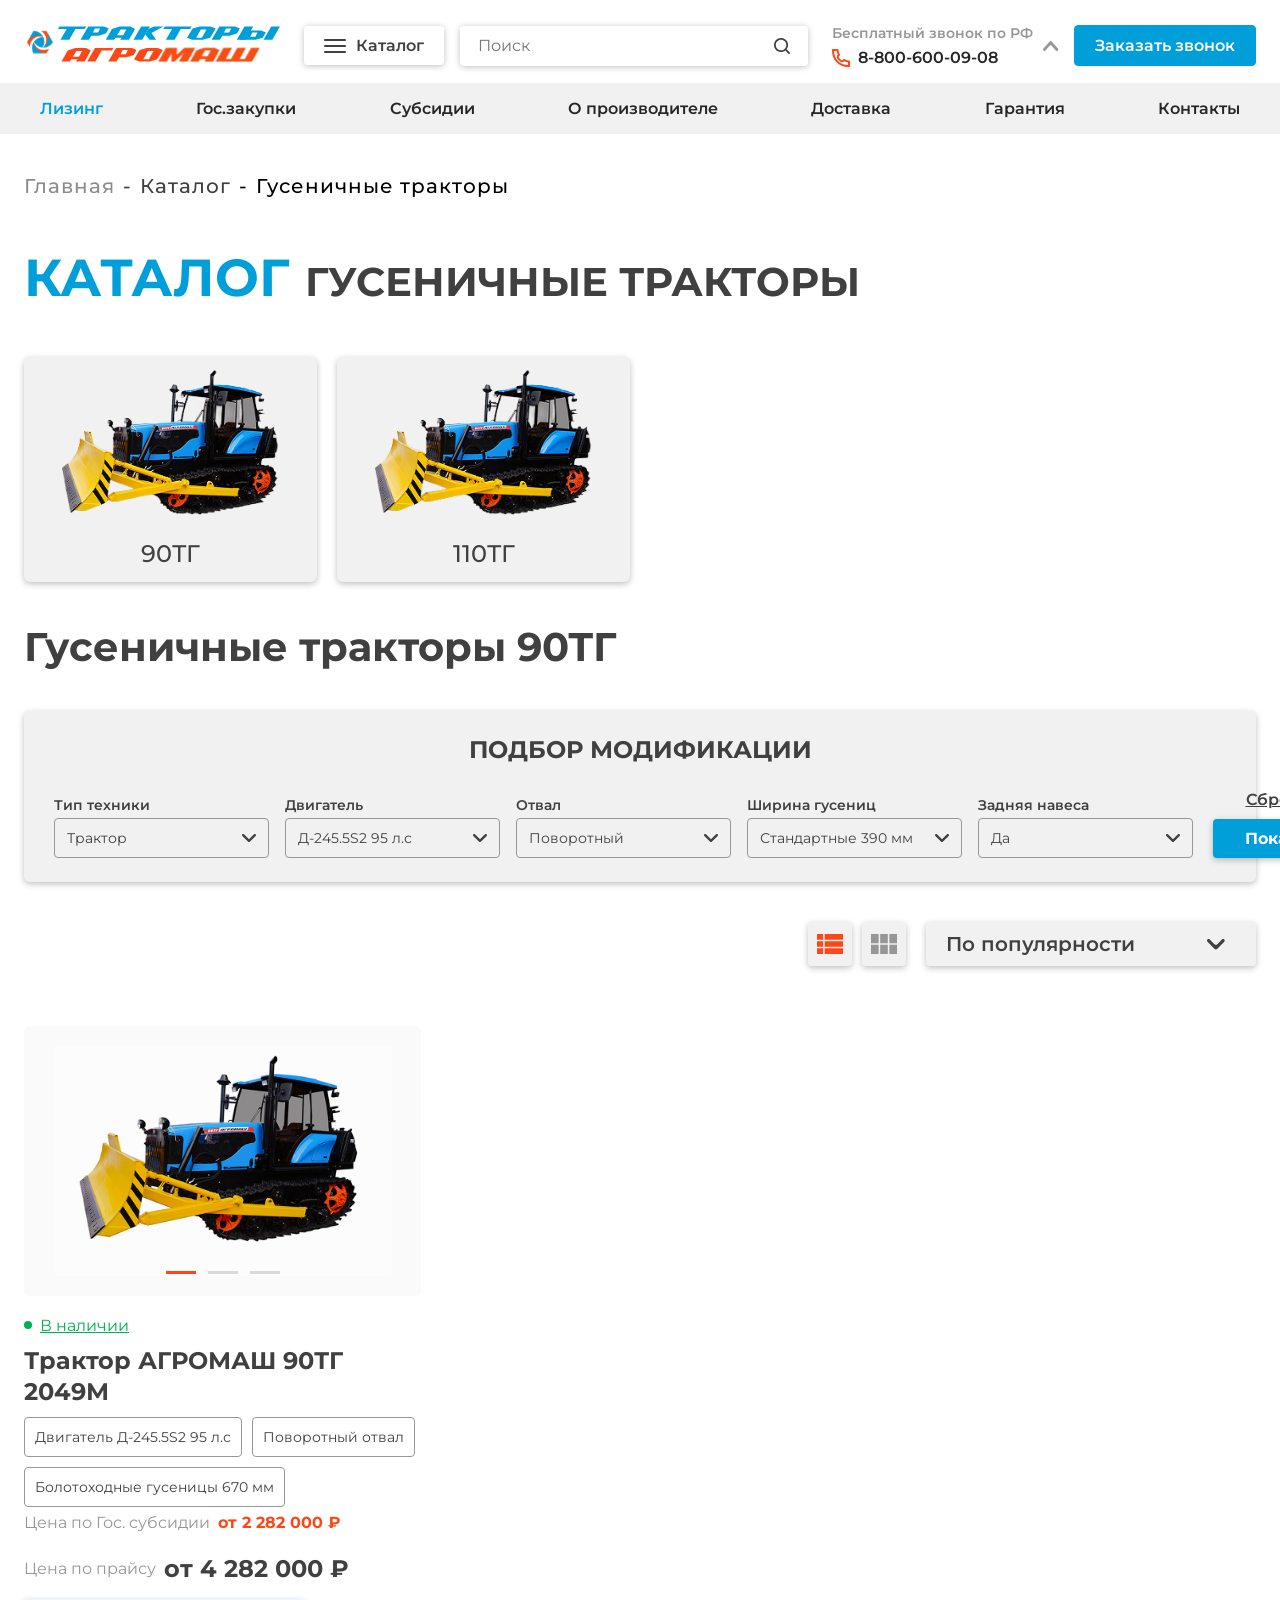
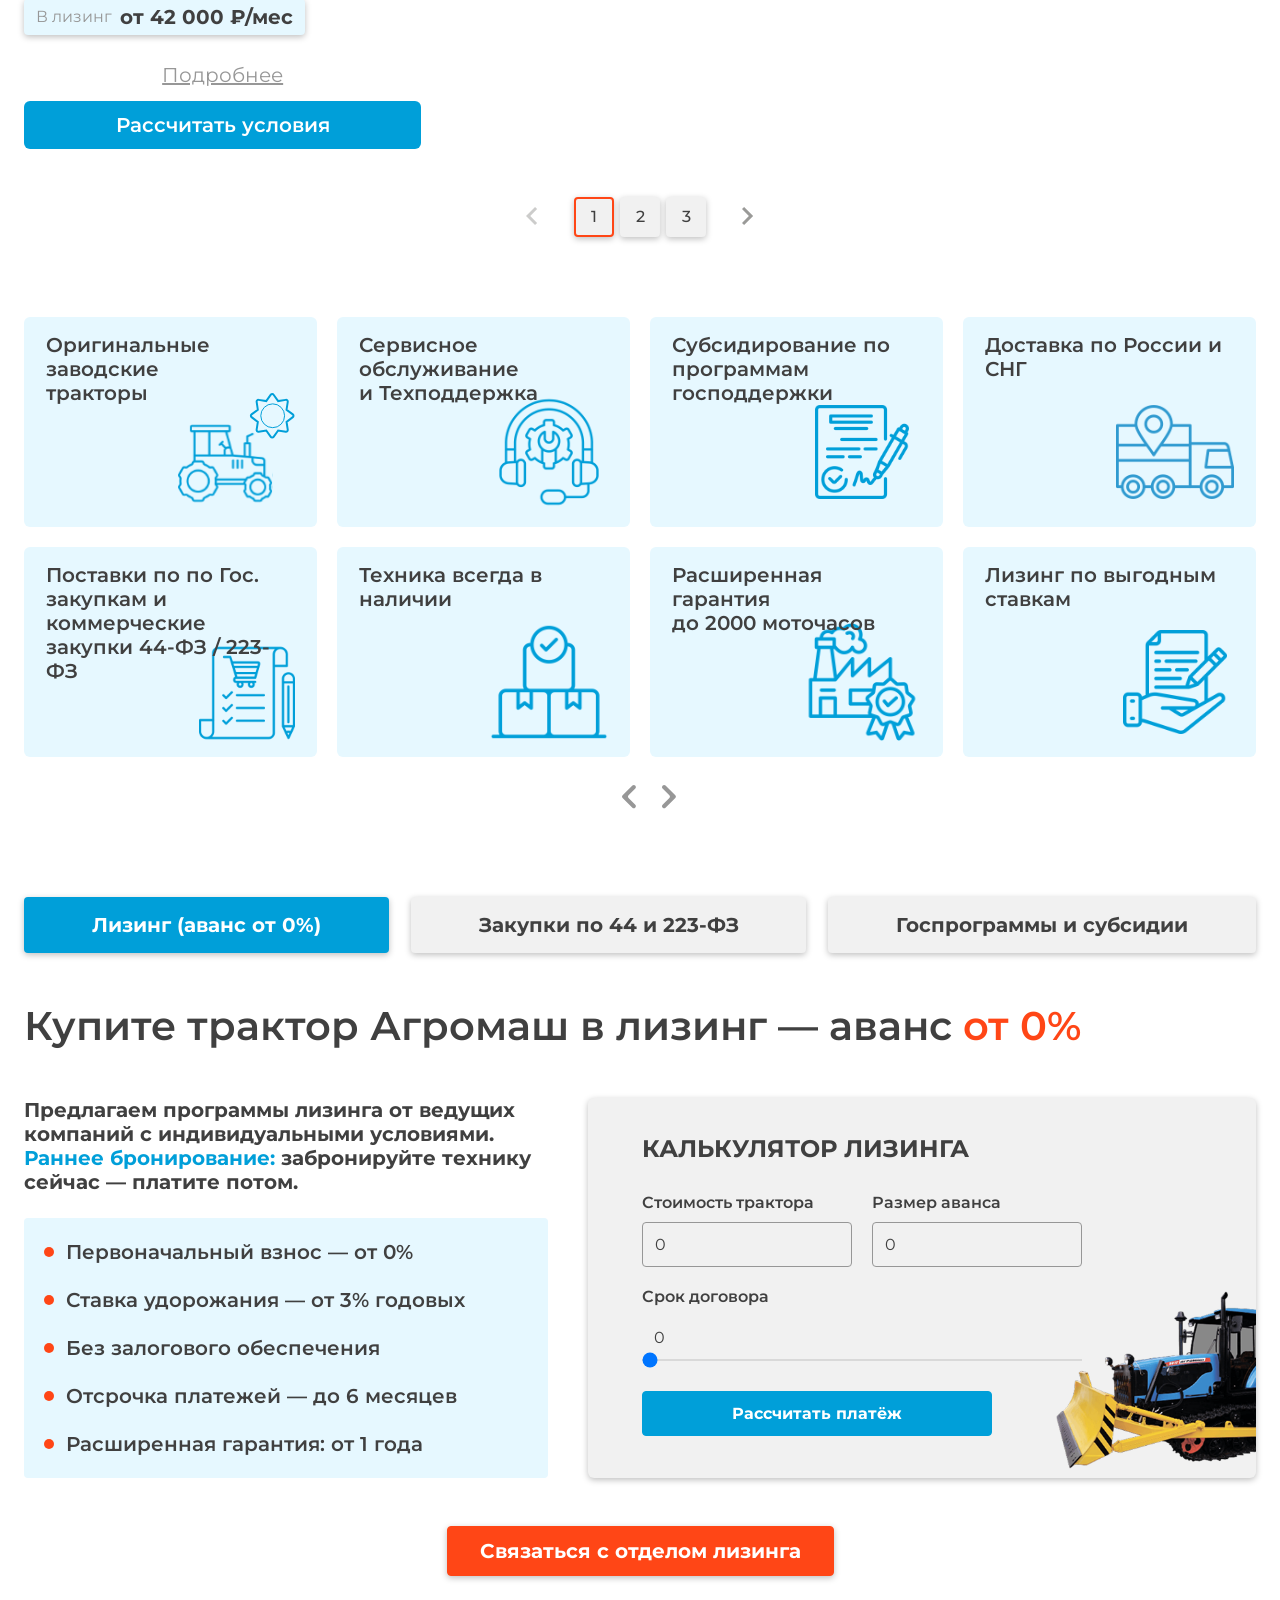
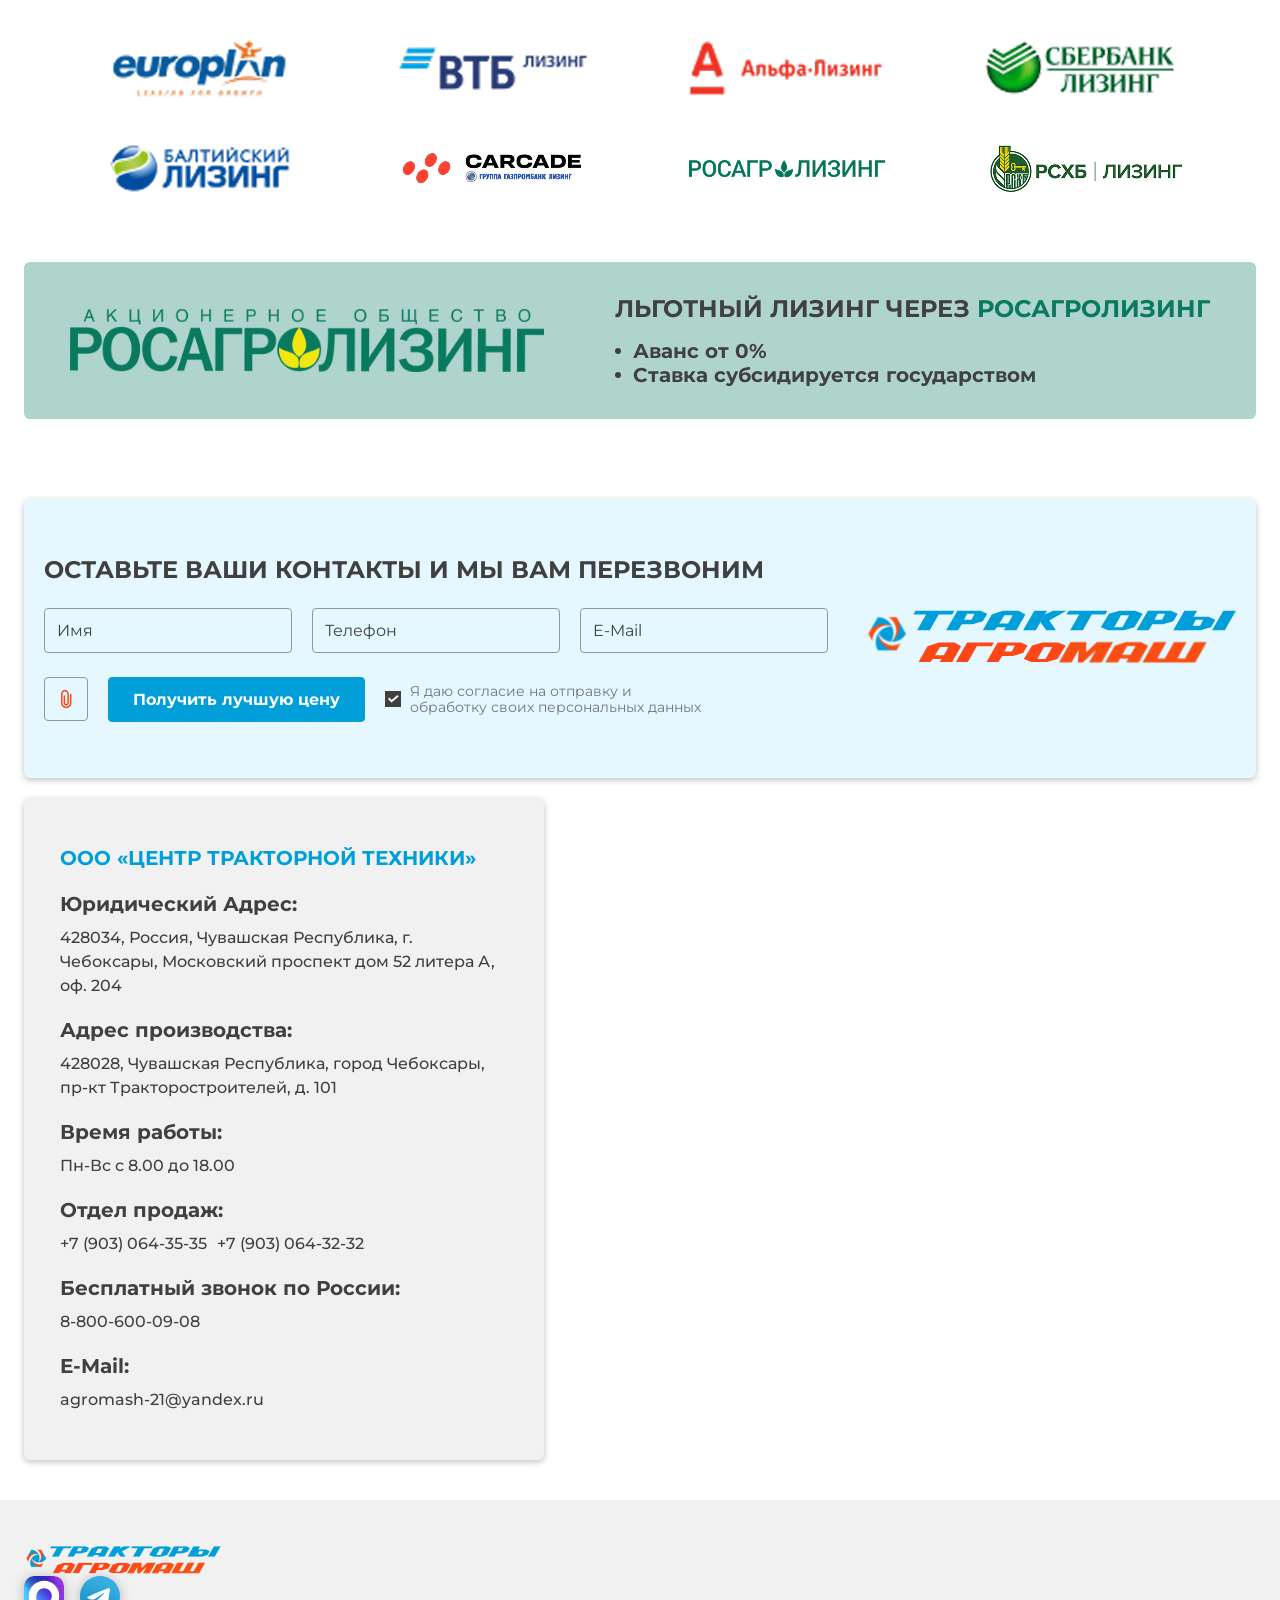
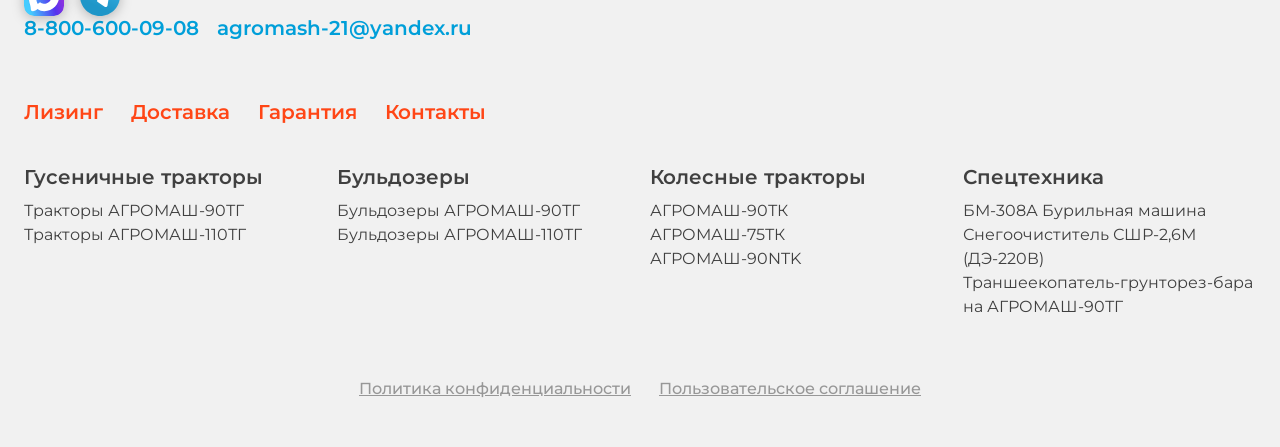
<file: pages/catalog-section.html>
<!DOCTYPE html>
<html lang="ru">
<head>
    <meta charset="UTF-8">
    <meta name="viewport" content="width=device-width, initial-scale=1.0">
    <title>Каталог детально</title>
    <link rel="stylesheet" href="../assets/libs/swiper-bundle.min.css">
    <link rel="stylesheet" href="../css/main.css">
</head>
<body>
    <header class="header">
        <div class="header__wrapper">
            <div class="header__top">
                <div class="container">
                    <div class="header__top-wrapper">
                        <a href="../index.html" class="header__logo">
                            <img src="../assets/img/icons/header-logo.svg" alt="Логотип">
                        </a>
                        <div class="header__top-middle">
                            <button class="header__catalog-trigger">
                                <div class="header__catalog-trigger-icon">
                                    <span></span>
                                    <span></span>
                                    <span></span> 
                                </div>
                                <span class="header__catalog-trigger-text">Каталог</span>
                            </button>
                            <div class="header__search-wrapper">
                                <form action="" class="header-search header-search--desktop">
                                    <input type="text" name="q" placeholder="Поиск" class="header-search__input" autocomplete="off">
                                    <button class="header-search__btn"  type="submit">
                                        <svg width="16" height="16" viewBox="0 0 16 16" fill="none" xmlns="http://www.w3.org/2000/svg">
                                            <path d="M7.03137 12.3046C7.72386 12.3046 8.40956 12.1682 9.04934 11.9032C9.68911 11.6382 10.2704 11.2497 10.7601 10.7601C11.2497 10.2704 11.6382 9.68911 11.9032 9.04934C12.1682 8.40956 12.3046 7.72386 12.3046 7.03137C12.3046 6.33889 12.1682 5.65318 11.9032 5.01341C11.6382 4.37363 11.2497 3.79232 10.7601 3.30266C10.2704 2.813 9.68911 2.42458 9.04934 2.15957C8.40956 1.89457 7.72386 1.75817 7.03137 1.75817C5.63283 1.75817 4.29157 2.31374 3.30266 3.30266C2.31374 4.29157 1.75817 5.63283 1.75817 7.03137C1.75817 8.42991 2.31374 9.77117 3.30266 10.7601C4.29157 11.749 5.63283 12.3046 7.03137 12.3046ZM12.5858 11.3431L15.7321 14.4894C15.816 14.5706 15.8829 14.6676 15.9289 14.7748C15.9749 14.8821 15.999 14.9974 16 15.1141C16.0009 15.2308 15.9786 15.3465 15.9343 15.4545C15.8901 15.5625 15.8247 15.6606 15.7421 15.743C15.6596 15.8255 15.5614 15.8907 15.4534 15.9348C15.3453 15.9789 15.2296 16.0011 15.1129 16C14.9962 15.9989 14.8809 15.9746 14.7737 15.9284C14.6665 15.8823 14.5696 15.8153 14.4886 15.7313L11.3422 12.5849C9.9294 13.6816 8.15175 14.1987 6.37113 14.0308C4.59051 13.863 2.94078 13.0229 1.75778 11.6815C0.574778 10.3401 -0.0525668 8.59834 0.00345308 6.81071C0.059473 5.02308 0.794647 3.32398 2.05931 2.05931C3.32398 0.794647 5.02308 0.059473 6.81071 0.00345308C8.59834 -0.0525668 10.3401 0.574778 11.6815 1.75778C13.0229 2.94078 13.863 4.59051 14.0308 6.37113C14.1987 8.15175 13.6816 9.9294 12.5849 11.3422L12.5858 11.3431Z" />
                                        </svg>
                                    </button>
                                </form>
                            </div>
                        </div>
                        <div class="header__top-right">
                            <div class="header__contacts-wrapper">
                                <div class="header-contacts">
                                    <div class="header-contacts__top">
                                        <div class="header-contacts__item">
                                            <span class="header-contacts__item-label">Бесплатный звонок по РФ</span>
                                            <a href="" class="header-contacts__item-link phone">8-800-600-09-08</a>
                                        </div>
                                        <div class="header-contacts__top-trigger">
                                            <svg width="16" height="10" viewBox="0 0 16 10" fill="none" xmlns="http://www.w3.org/2000/svg">
                                                <path d="M14.5194 9.67608C14.1224 10.1181 13.4297 10.1185 13.0322 9.67689L8.39949 4.53025C8.00226 4.08895 7.31024 4.08895 6.91301 4.53025L2.2803 9.67689C1.88278 10.1185 1.19014 10.1181 0.793095 9.67608L0.256431 9.07858C-0.0849472 8.6985 -0.0849478 8.12222 0.25643 7.74214L6.91228 0.331781C7.30962 -0.110596 8.00288 -0.110596 8.40022 0.331782L15.0561 7.74215C15.3974 8.12222 15.3974 8.6985 15.0561 9.07858L14.5194 9.67608Z" fill="#979797" />
                                            </svg>
                                        </div>
                                    </div>
                                    <div class="header-contacts__mobile-trigger">
                                        <div class="header-contacts__mobile-trigger-icon">
                                            <svg width="20" height="20" viewBox="0 0 20 20" fill="none" xmlns="http://www.w3.org/2000/svg">
                                                <path d="M6.31635 6.25008C5.13591 7.2531 4.70334 9.08237 5.72261 10.5499C6.67643 11.9231 7.87798 13.1244 9.25089 14.0778C10.7185 15.0968 12.5477 14.6642 13.5506 13.4837L13.5618 13.4889C14.8427 14.0823 16.2034 14.489 17.6 14.6963V17.6H17.5988H17.5957C8.82365 17.6124 2.19063 10.9022 2.20001 2.20395V2.2H5.10331L5.10349 2.20129C5.3108 3.59772 5.71737 4.95719 6.31085 6.23819L6.31635 6.25008ZM17.5988 19.8H18.7C19.3075 19.8 19.8 19.3075 19.8 18.7V13.7475C19.8 13.2023 19.4007 12.7394 18.8615 12.6595L17.9219 12.52C16.7335 12.3437 15.5766 11.9976 14.4865 11.4926L13.6583 11.109C13.1784 10.8867 12.6082 11.0374 12.3009 11.4678L11.926 11.9926C11.5974 12.4527 10.9701 12.5932 10.5057 12.2707C9.34824 11.467 8.33371 10.4526 7.52952 9.29489C7.20699 8.83047 7.34751 8.20314 7.80758 7.87457L8.33228 7.49988C8.76271 7.19247 8.91341 6.62223 8.6911 6.14229L8.30698 5.31336C7.80197 4.22334 7.45605 3.06651 7.27965 1.87824L7.14014 0.938476C7.0601 0.399256 6.5972 0 6.05207 0H1.10001C0.492503 0 1.12498e-05 0.492492 1.12498e-05 1.1V2.20157C-0.0106808 12.1087 7.60125 19.8142 17.5988 19.8Z" fill="#FF4616" />
                                            </svg>
                                        </div>
                                        <svg width="16" height="10" viewBox="0 0 16 10" class="header-contacts__mobile-trigger-icon-arrow" fill="none" xmlns="http://www.w3.org/2000/svg">
                                            <path d="M14.5194 9.67608C14.1224 10.1181 13.4297 10.1185 13.0322 9.67689L8.39949 4.53025C8.00226 4.08895 7.31024 4.08895 6.91301 4.53025L2.2803 9.67689C1.88278 10.1185 1.19014 10.1181 0.793095 9.67608L0.256431 9.07858C-0.0849472 8.6985 -0.0849478 8.12222 0.25643 7.74214L6.91228 0.331781C7.30962 -0.110596 8.00288 -0.110596 8.40022 0.331782L15.0561 7.74215C15.3974 8.12222 15.3974 8.6985 15.0561 9.07858L14.5194 9.67608Z" fill="#979797" />
                                        </svg>
                                    </div>
                                    <div class="header-contacts__dropdown">
                                        <div class="header-contacts__dropdown-wrapper">
                                            <div class="header-contacts__item">
                                                <span class="header-contacts__item-label">Бесплатный звонок по РФ</span>
                                                <a href="" class="header-contacts__item-link phone">8-800-600-09-08</a>
                                            </div>
                                            <div class="header-contacts__item">
                                                <span class="header-contacts__item-label">Отдел продаж</span>
                                                <a href="" class="header-contacts__item-link phone">+7 (903) 064-35-35</a>
                                                <a href="" class="header-contacts__item-link phone">+7 (903) 064-32-32</a>
                                            </div>
                                            <div class="header-contacts__item">
                                                <span class="header-contacts__item-label">E-Mail</span>
                                                <a href="" class="header-contacts__item-link email">agromash-21@yandex.ru</a>
                                            </div>
                                            <div class="header-contacts__item">
                                                <span class="header-contacts__item-label">Время работы</span>
                                                <span class="header-contacts__item-link time">Пн-Вс  с 8.00 до 18.00</span>
                                            </div>
                                            <ul class="header-social">
                                                <li class="header-social__item">
                                                    <a href="/">
                                                        <img src="../assets/img/icons/logo-max.svg" alt="MAX">
                                                    </a>
                                                </li>
                                                <li class="header-social__item">
                                                    <a href="/">
                                                        <img src="../assets/img/icons/logo-tg.svg" alt="TG">
                                                    </a>
                                                </li>
                                            </ul>
                                        </div>
                                    </div>
                                </div>
                            </div>
                            <button class="header__btn">Заказать звонок</button>
                            <button class="btn-menu">
                                <div class="btn-menu__wrapper">
                                    <span></span>
                                    <span></span>
                                    <span></span>
                                </div>
                            </button>
                        </div>
                    </div>
                    
                    <div class="catalog-menu">
                        <div class="catalog-menu__wrapper">
                            <div class="catalog-menu__side">
                                <ul class="catalog-menu-section">
                                    <li class="catalog-menu-section__item">
                                        <a href="./catalog-section.html" class="catalog-menu-section__head">
                                            <span class="catalog-menu-section__head-name">Гусеничные тракторы</span>
                                        </a>
                                        <div class="catalog-menu__subsection">
                                            <div class="catalog-menu__subsection-wrapper">
                                                <div class="catalog-menu__subsection-list">
                                                    <div class="catalog-menu-subsection">
                                                        <a href="" class="catalog-menu-subsection__item">
                                                            <div class="catalog-menu-subsection__item-img">
                                                                <img src="../assets/img/other/subsection.png" alt="">
                                                            </div>
                                                            <span class="catalog-menu-subsection__item-name">Трансмиссия</span>
                                                        </a>
                                                        <a href="" class="catalog-menu-subsection__item">
                                                            <div class="catalog-menu-subsection__item-img">
                                                                <img src="../assets/img/other/subsection.png" alt="">
                                                            </div>
                                                            <span class="catalog-menu-subsection__item-name">Трансмиссия</span>
                                                        </a>
                                                    </div>
                                                </div>
                                            </div>
                                        </div>
                                    </li>
                                    <li class="catalog-menu-section__item">
                                        <a href="./catalog-section.html" class="catalog-menu-section__head">
                                            <span class="catalog-menu-section__head-name">Бульдозеры</span>
                                        </a>
                                        <div class="catalog-menu__subsection">
                                            <div class="catalog-menu__subsection-wrapper">
                                                <div class="catalog-menu__subsection-list">
                                                    
                                                </div>
                                            </div>
                                        </div>
                                    </li>
                                    <li class="catalog-menu-section__item">
                                        <a href="./catalog-section.html" class="catalog-menu-section__head">
                                            <span class="catalog-menu-section__head-name">Колёсные тракторы</span>
                                        </a>
                                        <div class="catalog-menu__subsection">
                                            <div class="catalog-menu__subsection-wrapper">
                                                <div class="catalog-menu__subsection-list">
                                                    
                                                </div>
                                            </div>
                                        </div>
                                    </li>
                                    <li class="catalog-menu-section__item">
                                        <a href="./catalog-section.html" class="catalog-menu-section__head">
                                            <span class="catalog-menu-section__head-name">Навесное оборудование</span>
                                        </a>
                                        <div class="catalog-menu__subsection">
                                            <div class="catalog-menu__subsection-wrapper">
                                                <div class="catalog-menu__subsection-list">
                                                    
                                                </div>
                                            </div>
                                        </div>
                                    </li>
                                    <li class="catalog-menu-section__item">
                                        <a href="./catalog-section-repair.html" class="catalog-menu-section__head">
                                            <span class="catalog-menu-section__head-name">Запчасти</span>
                                        </a>
                                        <div class="catalog-menu__subsection">
                                            <div class="catalog-menu__subsection-wrapper">
                                                <div class="catalog-menu__subsection-list">
                                                    
                                                </div>
                                            </div>
                                        </div>
                                    </li>
                                    <li class="catalog-menu-section__item">
                                        <a href="./catalog-section.html" class="catalog-menu-section__head">
                                            <span class="catalog-menu-section__head-name">Спецтехника</span>
                                        </a>
                                        <div class="catalog-menu__subsection">
                                            <div class="catalog-menu__subsection-wrapper">
                                                <div class="catalog-menu__subsection-list">
                                                    
                                                </div>
                                            </div>
                                        </div>
                                    </li>
                                </ul>
                            </div>
                            <div class="catalog-menu__subsection catalog-menu__subsection--main">
                                <div class="catalog-menu__subsection-wrapper">
                                    <div class="catalog-menu__subsection-list">
                                        <div class="catalog-menu-subsection catalog-menu-subsection--main">
                                            <a href="" class="catalog-menu-subsection__item">
                                                <div class="catalog-menu-subsection__item-img">
                                                    <img src="../assets/img/other/menu-section-1.png" alt="">
                                                </div>
                                                <span class="catalog-menu-subsection__item-name">Трансмиссия1</span>
                                            </a>
                                            <a href="" class="catalog-menu-subsection__item">
                                                <div class="catalog-menu-subsection__item-img">
                                                    <img src="../assets/img/other/menu-section-2.png" alt="">
                                                </div>
                                                <span class="catalog-menu-subsection__item-name">Трансмиссия2</span>
                                            </a>
                                            <a href="" class="catalog-menu-subsection__item">
                                                <div class="catalog-menu-subsection__item-img">
                                                    <img src="../assets/img/other/menu-section-3.png" alt="">
                                                </div>
                                                <span class="catalog-menu-subsection__item-name">Трансмиссия2</span>
                                            </a>
                                        </div>
                                    </div>
                                </div>
                            </div>
                        </div>
                    </div>
                </div>
            </div>
            <div class="header__bottom">
                <div class="container">
                    <nav class="menu">
                        <ul class="menu-nav">
                            <li class="menu-nav__item">
                                <a href="./leasing.html" class="menu-nav__link menu-nav__link--active">Лизинг</a>
                            </li>
                            <li class="menu-nav__item">
                                <a href="./zakupki.html" class="menu-nav__link">Гос.закупки</a>
                            </li>
                            <li class="menu-nav__item">
                                <a href="./subsidies.html" class="menu-nav__link">Субсидии</a>
                            </li>
                            <li class="menu-nav__item">
                                <a href="./about.html" class="menu-nav__link">О производителе</a>
                            </li>
                            <li class="menu-nav__item">
                                <a href="./delivery.html" class="menu-nav__link">Доставка</a>
                            </li>
                            <li class="menu-nav__item">
                                <a href="./guarantees.html" class="menu-nav__link">Гарантия</a>
                            </li>
                            <li class="menu-nav__item">
                                <a href="./contacts.html" class="menu-nav__link">Контакты</a>
                            </li>
                        </ul>
                    </nav>
                </div>
            </div>
        </div>
        <div class="mobile-menu">
            <div class="mobile-menu__wrapper">
                <div class="mobile-menu__search">
                    <form action="" class="header-search header-search--desktop">
                        <input type="text" name="q" placeholder="Поиск" class="header-search__input" autocomplete="off">
                        <button class="header-search__btn"  type="submit">
                            <svg width="16" height="16" viewBox="0 0 16 16" fill="none" xmlns="http://www.w3.org/2000/svg">
                                <path d="M7.03137 12.3046C7.72386 12.3046 8.40956 12.1682 9.04934 11.9032C9.68911 11.6382 10.2704 11.2497 10.7601 10.7601C11.2497 10.2704 11.6382 9.68911 11.9032 9.04934C12.1682 8.40956 12.3046 7.72386 12.3046 7.03137C12.3046 6.33889 12.1682 5.65318 11.9032 5.01341C11.6382 4.37363 11.2497 3.79232 10.7601 3.30266C10.2704 2.813 9.68911 2.42458 9.04934 2.15957C8.40956 1.89457 7.72386 1.75817 7.03137 1.75817C5.63283 1.75817 4.29157 2.31374 3.30266 3.30266C2.31374 4.29157 1.75817 5.63283 1.75817 7.03137C1.75817 8.42991 2.31374 9.77117 3.30266 10.7601C4.29157 11.749 5.63283 12.3046 7.03137 12.3046ZM12.5858 11.3431L15.7321 14.4894C15.816 14.5706 15.8829 14.6676 15.9289 14.7748C15.9749 14.8821 15.999 14.9974 16 15.1141C16.0009 15.2308 15.9786 15.3465 15.9343 15.4545C15.8901 15.5625 15.8247 15.6606 15.7421 15.743C15.6596 15.8255 15.5614 15.8907 15.4534 15.9348C15.3453 15.9789 15.2296 16.0011 15.1129 16C14.9962 15.9989 14.8809 15.9746 14.7737 15.9284C14.6665 15.8823 14.5696 15.8153 14.4886 15.7313L11.3422 12.5849C9.9294 13.6816 8.15175 14.1987 6.37113 14.0308C4.59051 13.863 2.94078 13.0229 1.75778 11.6815C0.574778 10.3401 -0.0525668 8.59834 0.00345308 6.81071C0.059473 5.02308 0.794647 3.32398 2.05931 2.05931C3.32398 0.794647 5.02308 0.059473 6.81071 0.00345308C8.59834 -0.0525668 10.3401 0.574778 11.6815 1.75778C13.0229 2.94078 13.863 4.59051 14.0308 6.37113C14.1987 8.15175 13.6816 9.9294 12.5849 11.3422L12.5858 11.3431Z" />
                            </svg>
                        </button>
                    </form>
                </div>
                <div class="mobile-menu__nav">
                    <ul class="mobile-menu-nav">
                        <li class="mobile-menu-nav__item">
                            <a href="./leasing.html" class="mobile-menu-nav__link mobile-menu-nav__link--active">Лизинг</a>
                        </li>
                        <li class="mobile-menu-nav__item">
                            <a href="./zakupki.html" class="mobile-menu-nav__link">Гос.закупки</a>
                        </li>
                        <li class="mobile-menu-nav__item">
                            <a href="./subsidies.html" class="mobile-menu-nav__link">Субсидии</a>
                        </li>
                        <li class="mobile-menu-nav__item">
                            <a href="./about.html" class="mobile-menu-nav__link">О производителе</a>
                        </li>
                        <li class="mobile-menu-nav__item">
                            <a href="./delivery.html" class="mobile-menu-nav__link">Доставка</a>
                        </li>
                        <li class="mobile-menu-nav__item">
                            <a href="./guarantees.html" class="mobile-menu-nav__link">Гарантия</a>
                        </li>
                        <li class="mobile-menu-nav__item">
                            <a href="./contacts.html" class="mobile-menu-nav__link">Контакты</a>
                        </li>
                    </ul>
                </div>
                <div class="mobile-menu__sections">
                    <div class="mobile-menu__sections-top">
                        <a href="" class="mobile-menu__sections-title">Каталог</a>
                    </div>
                    <div class="mobile-menu__sections-wrapper mobile-menu__sections-wrapper--md">
                        <div class="mobile-menu-sections">
                            <button class="mobile-menu-sections__trigger">Гусеничные тракторы</button>
                            <button class="mobile-menu-sections__trigger">Бульдозеры</button>
                            <button class="mobile-menu-sections__trigger">Колёсные тракторы</button>
                            <button class="mobile-menu-sections__trigger">Навесное оборудование</button>
                            <button class="mobile-menu-sections__trigger">Запчасти</button>
                            <button class="mobile-menu-sections__trigger">Спецтехника</button>
                        </div>
                    </div>
                    <div class="mobile-menu__sections-wrapper mobile-menu__sections-wrapper--xs">
                        <ul class="mobile-menu-section-list">
                            <li class="mobile-menu-section-list__item">
                                <button type="button" class="mobile-menu-section-list__trigger">Гусеничные тракторы</button>
                                <div class="mobile-menu-section-list__content">
                                    <div class="mobile-menu-section-list__content-wrapper">
                                        <a href="" class="mobile-menu-section-list__content-link">Тракторы АРОМАШ 90ТГ</a>
                                        <a href="" class="mobile-menu-section-list__content-link">Тракторы АРОМАШ 90ТГ</a>
                                    </div>
                                </div>
                            </li>
                            <li class="mobile-menu-section-list__item">
                                <button type="button" class="mobile-menu-section-list__trigger">Бульдозеры</button>
                                <div class="mobile-menu-section-list__content">
                                    <div class="mobile-menu-section-list__content-wrapper">
                                        <a href="" class="mobile-menu-section-list__content-link">Тракторы АРОМАШ 90ТГ</a>
                                        <a href="" class="mobile-menu-section-list__content-link">Тракторы АРОМАШ 90ТГ</a>
                                    </div>
                                </div>
                            </li>
                            <li class="mobile-menu-section-list__item">
                                <button type="button" class="mobile-menu-section-list__trigger">Колёсные тракторы</button>
                                <div class="mobile-menu-section-list__content">
                                    <div class="mobile-menu-section-list__content-wrapper">
                                        <a href="" class="mobile-menu-section-list__content-link">Тракторы АРОМАШ 90ТГ</a>
                                        <a href="" class="mobile-menu-section-list__content-link">Тракторы АРОМАШ 90ТГ</a>
                                    </div>
                                </div>
                            </li>
                            <li class="mobile-menu-section-list__item">
                                <button type="button" class="mobile-menu-section-list__trigger">Навесное оборудование</button>
                                <div class="mobile-menu-section-list__content">
                                    <div class="mobile-menu-section-list__content-wrapper">
                                        <a href="" class="mobile-menu-section-list__content-link">Тракторы АРОМАШ 90ТГ</a>
                                        <a href="" class="mobile-menu-section-list__content-link">Тракторы АРОМАШ 90ТГ</a>
                                    </div>
                                </div>
                            </li>
                            <li class="mobile-menu-section-list__item">
                                <button type="button" class="mobile-menu-section-list__trigger">Запчасти</button>
                                <div class="mobile-menu-section-list__content">
                                    <div class="mobile-menu-section-list__content-wrapper">
                                        <a href="" class="mobile-menu-section-list__content-link">Тракторы АРОМАШ 90ТГ</a>
                                        <a href="" class="mobile-menu-section-list__content-link">Тракторы АРОМАШ 90ТГ</a>
                                    </div>
                                </div>
                            </li>
                            <li class="mobile-menu-section-list__item">
                                <button type="button" class="mobile-menu-section-list__trigger">Спецтехника</button>
                                <div class="mobile-menu-section-list__content">
                                    <div class="mobile-menu-section-list__content-wrapper">
                                        <a href="" class="mobile-menu-section-list__content-link">Тракторы АРОМАШ 90ТГ</a>
                                        <a href="" class="mobile-menu-section-list__content-link">Тракторы АРОМАШ 90ТГ</a>
                                    </div>
                                </div>
                            </li>
                        </ul>
                    </div>
                </div>
                <div class="mobile-menu__subsections">
                    <!-- <div class="mobile-menu__subsections-wrapper-secondary">
                        <a href="" class="mobile-menu__subsections-secondary-link">Трансмиссия</a>
                        <a href="" class="mobile-menu__subsections-secondary-link">Трансмиссия</a>
                        <a href="" class="mobile-menu__subsections-secondary-link">Трансмиссия</a>
                        <a href="" class="mobile-menu__subsections-secondary-link">Трансмиссия</a>
                        <a href="" class="mobile-menu__subsections-secondary-link">Трансмиссия</a>
                        <a href="" class="mobile-menu__subsections-secondary-link">Трансмиссия</a>
                    </div> -->
                    <div class="mobile-menu__subsections-wrapper-main">
                        <div class="mobile-menu__subsections-wrapper-main-item">
                            <a href="./catalog-section.html" class="section-card">
                                <div class="section-card__image">
                                    <img src="../assets/img/other/section-card.png" alt="">
                                </div>
                                <span class="section-card__text">Тракторы АРОМАШ 90ТГ</span>
                            </a>
                        </div>
                        <div class="mobile-menu__subsections-wrapper-main-item">
                            <a href="./catalog-section.html" class="section-card">
                                <div class="section-card__image">
                                    <img src="../assets/img/other/section-card.png" alt="">
                                </div>
                                <span class="section-card__text">Тракторы АРОМАШ 90ТГ</span>
                            </a>
                        </div>
                        <div class="mobile-menu__subsections-wrapper-main-item">
                            <a href="./catalog-section.html" class="section-card">
                                <div class="section-card__image">
                                    <img src="../assets/img/other/section-card.png" alt="">
                                </div>
                                <span class="section-card__text">Тракторы АРОМАШ 90ТГ</span>
                            </a>
                        </div>
                    </div>
                </div>
            </div>
        </div>
    </header>
    <div class="header-overlay"></div>

    <main class="main">
        <!-- Хлебные крошки -->
        <section class="section-breadcrumb">
            <div class="container">
                <ul class="breadcrumb">
                    <li class="breadcrumb__item">
                        <a href="../index.html" class="breadcrumb__item-link">Главная</a>
                    </li>
                    <li class="breadcrumb__item">
                        <span class="breadcrumb__item-link">Каталог</span>
                    </li>
                    <li class="breadcrumb__item">
                        <span class="breadcrumb__item-link breadcrumb__item-link--active">Гусеничные тракторы</span>
                    </li>
                </ul>
            </div>
        </section>

        <!-- Заголовок -->
        <section class="section-title">
            <div class="container">
                <h1>Каталог <span>Гусеничные тракторы</span></h1>  
            </div>
        </section>

        <section>
            <div class="container">
                <div class="catalog-main-sections">
                    <div class="catalog-main-sections__wrapper">
                        <div class="swiper section-swiper">
                            <div class="swiper-wrapper section-swiper__wrapper">
                                <div class="swiper-slide section-swiper__slide">
                                    <a href="" class="section-card">
                                        <div class="section-card__image">
                                            <img src="../assets/img/other/section-card.png" alt="">
                                        </div>
                                        <span class="section-card__text">90ТГ</span>
                                    </a>
                                </div>
                                <div class="swiper-slide section-swiper__slide">
                                    <a href="" class="section-card">
                                        <div class="section-card__image">
                                            <img src="../assets/img/other/section-card.png" alt="">
                                        </div>
                                        <span class="section-card__text">110ТГ</span>
                                    </a>
                                </div>
                            </div>
                        </div>
                    </div>
                    <div class="catalog-main-sections__bottom">
                        <div class="template-swiper-ui">
                            <div class="swiper-pagination section-swiper-pagination template-swiper-ui-pagination"></div>
                            <div class="template-swiper-ui__group">
                                <div class="template-swiper-ui-btn section-swiper-btn-prev">
                                    <svg width="14" height="24" viewBox="0 0 14 24" fill="none" xmlns="http://www.w3.org/2000/svg">
                                        <path d="M13.3164 22.5443C14.1142 21.761 14.1149 20.4758 13.318 19.6916L6.56098 13.043C5.76462 12.2594 5.76462 10.9754 6.56098 10.1918L13.318 3.54314C14.1149 2.75896 14.1142 1.47373 13.3164 0.690417L13.1968 0.572971C12.4188 -0.190859 11.1724 -0.190859 10.3944 0.57297L0.599062 10.1902C-0.199364 10.9742 -0.199362 12.2606 0.599064 13.0445L10.3944 22.6618C11.1724 23.4256 12.4188 23.4256 13.1968 22.6618L13.3164 22.5443Z" />
                                    </svg>
                                </div>
                                <div class="template-swiper-ui-btn section-swiper-btn-next">
                                    <svg width="14" height="24" viewBox="0 0 14 24" fill="none" xmlns="http://www.w3.org/2000/svg">
                                        <path d="M0.598625 0.690052C-0.199192 1.47336 -0.199893 2.7586 0.597069 3.54278L7.35406 10.1914C8.15042 10.975 8.15042 12.259 7.35406 13.0426L0.597069 19.6912C-0.199893 20.4754 -0.199192 21.7606 0.598624 22.544L0.718246 22.6614C1.49622 23.4252 2.74263 23.4252 3.52061 22.6614L13.316 13.0441C14.1144 12.2602 14.1144 10.9738 13.316 10.1899L3.5206 0.572604C2.74263 -0.191226 1.49622 -0.191223 0.718246 0.572606L0.598625 0.690052Z" />
                                    </svg>
                                </div>
                            </div>
                        </div>
                    </div>
                </div>
            </div>
        </section>

        <!-- Каталог -->
        <section class="section">
            <div class="container">
                <div class="catalog-main">
                    <div class="catalog-main__head">
                        <h2 class="catalog-main__head-title">Гусеничные тракторы 90ТГ</h2>
                    </div>
                    <div class="catalog-main__filter catalog-main__filter--main">
                        <div class="filter">
                            <button class="filter__close">
                                <img src="../assets/img/icons/close-modal.svg" alt="">
                            </button>
                            <div class="filter__top">
                                <h3 class="filter__top-title">Подбор модификации</h3>
                            </div>
                            <div class="filter__wrapper">
                                <div class="filter__inner">
                                    <ul class="filter-category">
                                        <li class="filter-category__list">
                                            <div class="filter-category__top">
                                                <span>Тип техники</span>
                                            </div>
                                            <div class="filter-category-select">
                                                <div class="filter-category-select__trigger">
                                                    <span class="filter-category-select__title">Трактор</span>
                                                    <svg width="14" height="8" viewBox="0 0 14 8" fill="none" xmlns="http://www.w3.org/2000/svg">
                                                        <path fill-rule="evenodd" clip-rule="evenodd" d="M0.344611 0.33511C0.563414 0.120539 0.860135 0 1.16952 0C1.47891 0 1.77563 0.120539 1.99443 0.33511L6.98474 5.24643L12.0089 0.33511C12.2277 0.120539 12.5244 0 12.8338 0C13.1432 0 13.4399 0.120539 13.6587 0.33511C13.7669 0.440529 13.8527 0.565907 13.9113 0.703998C13.9698 0.842088 14 0.99017 14 1.13974C14 1.28931 13.9698 1.43739 13.9113 1.57548C13.8527 1.71357 13.7669 1.83895 13.6587 1.94437L7.80617 7.66716C7.58642 7.88041 7.28976 8 6.98065 8C6.67154 8 6.37492 7.88041 6.15517 7.66716L0.339947 1.94437C0.231809 1.8388 0.146093 1.71323 0.0877409 1.57496C0.0293884 1.43668 -0.000429153 1.28845 4.76837e-06 1.1388C0.00043869 0.989141 0.0311155 0.841037 0.0902691 0.703089C0.149423 0.565141 0.235863 0.440071 0.344611 0.33511Z" fill="#404040" />
                                                    </svg>
                                                </div>
                                                <div class="filter-category-select__description">
                                                    <ul class="filter-properties">
                                                        <li class="filter-properties__list">
                                                            <label class="filter-checkbox">
                                                                <input type="checkbox" checked>
                                                                <span>ТГ-90</span>
                                                            </label>
                                                        </li>
                                                        <li class="filter-properties__list">
                                                            <label class="filter-checkbox">
                                                                <input type="checkbox" checked>
                                                                <span>ТГ-110</span>
                                                            </label>
                                                        </li>
                                                    </ul>
                                                </div>
                                            </div>
                                        </li>
                                        <li class="filter-category__list">
                                            <div class="filter-category__top">
                                                <span>Двигатель</span>
                                            </div>
                                            <div class="filter-category-select">
                                                <div class="filter-category-select__trigger">
                                                    <span class="filter-category-select__title">Д-245.5S2 95 л.с</span>
                                                    <svg width="14" height="8" viewBox="0 0 14 8" fill="none" xmlns="http://www.w3.org/2000/svg">
                                                        <path fill-rule="evenodd" clip-rule="evenodd" d="M0.344611 0.33511C0.563414 0.120539 0.860135 0 1.16952 0C1.47891 0 1.77563 0.120539 1.99443 0.33511L6.98474 5.24643L12.0089 0.33511C12.2277 0.120539 12.5244 0 12.8338 0C13.1432 0 13.4399 0.120539 13.6587 0.33511C13.7669 0.440529 13.8527 0.565907 13.9113 0.703998C13.9698 0.842088 14 0.99017 14 1.13974C14 1.28931 13.9698 1.43739 13.9113 1.57548C13.8527 1.71357 13.7669 1.83895 13.6587 1.94437L7.80617 7.66716C7.58642 7.88041 7.28976 8 6.98065 8C6.67154 8 6.37492 7.88041 6.15517 7.66716L0.339947 1.94437C0.231809 1.8388 0.146093 1.71323 0.0877409 1.57496C0.0293884 1.43668 -0.000429153 1.28845 4.76837e-06 1.1388C0.00043869 0.989141 0.0311155 0.841037 0.0902691 0.703089C0.149423 0.565141 0.235863 0.440071 0.344611 0.33511Z" fill="#404040" />
                                                    </svg>
                                                </div>
                                                <div class="filter-category-select__description">
                                                    <ul class="filter-properties">
                                                        <li class="filter-properties__list">
                                                            <label class="filter-checkbox">
                                                                <input type="checkbox" checked>
                                                                <span>ТГ-90</span>
                                                            </label>
                                                        </li>
                                                        <li class="filter-properties__list">
                                                            <label class="filter-checkbox">
                                                                <input type="checkbox" checked>
                                                                <span>ТГ-110</span>
                                                            </label>
                                                        </li>
                                                    </ul>
                                                </div>
                                            </div>
                                        </li>
                                        <li class="filter-category__list">
                                            <div class="filter-category__top">
                                                <span>Отвал</span>
                                            </div>
                                            <div class="filter-category-select">
                                                <div class="filter-category-select__trigger">
                                                    <span class="filter-category-select__title">Поворотный</span>
                                                    <svg width="14" height="8" viewBox="0 0 14 8" fill="none" xmlns="http://www.w3.org/2000/svg">
                                                        <path fill-rule="evenodd" clip-rule="evenodd" d="M0.344611 0.33511C0.563414 0.120539 0.860135 0 1.16952 0C1.47891 0 1.77563 0.120539 1.99443 0.33511L6.98474 5.24643L12.0089 0.33511C12.2277 0.120539 12.5244 0 12.8338 0C13.1432 0 13.4399 0.120539 13.6587 0.33511C13.7669 0.440529 13.8527 0.565907 13.9113 0.703998C13.9698 0.842088 14 0.99017 14 1.13974C14 1.28931 13.9698 1.43739 13.9113 1.57548C13.8527 1.71357 13.7669 1.83895 13.6587 1.94437L7.80617 7.66716C7.58642 7.88041 7.28976 8 6.98065 8C6.67154 8 6.37492 7.88041 6.15517 7.66716L0.339947 1.94437C0.231809 1.8388 0.146093 1.71323 0.0877409 1.57496C0.0293884 1.43668 -0.000429153 1.28845 4.76837e-06 1.1388C0.00043869 0.989141 0.0311155 0.841037 0.0902691 0.703089C0.149423 0.565141 0.235863 0.440071 0.344611 0.33511Z" fill="#404040" />
                                                    </svg>
                                                </div>
                                                <div class="filter-category-select__description">
                                                    <ul class="filter-properties">
                                                        <li class="filter-properties__list">
                                                            <label class="filter-checkbox">
                                                                <input type="checkbox" checked>
                                                                <span>ТГ-90</span>
                                                            </label>
                                                        </li>
                                                        <li class="filter-properties__list">
                                                            <label class="filter-checkbox">
                                                                <input type="checkbox" checked>
                                                                <span>ТГ-110</span>
                                                            </label>
                                                        </li>
                                                    </ul>
                                                </div>
                                            </div>
                                        </li>
                                        <li class="filter-category__list">
                                            <div class="filter-category__top">
                                                <span>Ширина гусениц</span>
                                            </div>
                                            <div class="filter-category-select">
                                                <div class="filter-category-select__trigger">
                                                    <span class="filter-category-select__title">Стандартные 390 мм</span>
                                                    <svg width="14" height="8" viewBox="0 0 14 8" fill="none" xmlns="http://www.w3.org/2000/svg">
                                                        <path fill-rule="evenodd" clip-rule="evenodd" d="M0.344611 0.33511C0.563414 0.120539 0.860135 0 1.16952 0C1.47891 0 1.77563 0.120539 1.99443 0.33511L6.98474 5.24643L12.0089 0.33511C12.2277 0.120539 12.5244 0 12.8338 0C13.1432 0 13.4399 0.120539 13.6587 0.33511C13.7669 0.440529 13.8527 0.565907 13.9113 0.703998C13.9698 0.842088 14 0.99017 14 1.13974C14 1.28931 13.9698 1.43739 13.9113 1.57548C13.8527 1.71357 13.7669 1.83895 13.6587 1.94437L7.80617 7.66716C7.58642 7.88041 7.28976 8 6.98065 8C6.67154 8 6.37492 7.88041 6.15517 7.66716L0.339947 1.94437C0.231809 1.8388 0.146093 1.71323 0.0877409 1.57496C0.0293884 1.43668 -0.000429153 1.28845 4.76837e-06 1.1388C0.00043869 0.989141 0.0311155 0.841037 0.0902691 0.703089C0.149423 0.565141 0.235863 0.440071 0.344611 0.33511Z" fill="#404040" />
                                                    </svg>
                                                </div>
                                                <div class="filter-category-select__description">
                                                    <ul class="filter-properties">
                                                        <li class="filter-properties__list">
                                                            <label class="filter-checkbox">
                                                                <input type="checkbox" checked>
                                                                <span>ТГ-90</span>
                                                            </label>
                                                        </li>
                                                        <li class="filter-properties__list">
                                                            <label class="filter-checkbox">
                                                                <input type="checkbox" checked>
                                                                <span>ТГ-110</span>
                                                            </label>
                                                        </li>
                                                    </ul>
                                                </div>
                                            </div>
                                        </li>
                                        <li class="filter-category__list">
                                            <div class="filter-category__top">
                                                <span>Задняя навеса</span>
                                            </div>
                                            <div class="filter-category-select">
                                                <div class="filter-category-select__trigger">
                                                    <span class="filter-category-select__title">Да</span>
                                                    <svg width="14" height="8" viewBox="0 0 14 8" fill="none" xmlns="http://www.w3.org/2000/svg">
                                                        <path fill-rule="evenodd" clip-rule="evenodd" d="M0.344611 0.33511C0.563414 0.120539 0.860135 0 1.16952 0C1.47891 0 1.77563 0.120539 1.99443 0.33511L6.98474 5.24643L12.0089 0.33511C12.2277 0.120539 12.5244 0 12.8338 0C13.1432 0 13.4399 0.120539 13.6587 0.33511C13.7669 0.440529 13.8527 0.565907 13.9113 0.703998C13.9698 0.842088 14 0.99017 14 1.13974C14 1.28931 13.9698 1.43739 13.9113 1.57548C13.8527 1.71357 13.7669 1.83895 13.6587 1.94437L7.80617 7.66716C7.58642 7.88041 7.28976 8 6.98065 8C6.67154 8 6.37492 7.88041 6.15517 7.66716L0.339947 1.94437C0.231809 1.8388 0.146093 1.71323 0.0877409 1.57496C0.0293884 1.43668 -0.000429153 1.28845 4.76837e-06 1.1388C0.00043869 0.989141 0.0311155 0.841037 0.0902691 0.703089C0.149423 0.565141 0.235863 0.440071 0.344611 0.33511Z" fill="#404040" />
                                                    </svg>
                                                </div>
                                                <div class="filter-category-select__description">
                                                    <ul class="filter-properties">
                                                        <li class="filter-properties__list">
                                                            <label class="filter-checkbox">
                                                                <input type="checkbox" checked>
                                                                <span>ТГ-90</span>
                                                            </label>
                                                        </li>
                                                        <li class="filter-properties__list">
                                                            <label class="filter-checkbox">
                                                                <input type="checkbox" checked>
                                                                <span>ТГ-110</span>
                                                            </label>
                                                        </li>
                                                    </ul>
                                                </div>
                                            </div>
                                        </li>
                                    </ul>
                                </div>
                                <div class="filter__group-btn">
                                    <button class="filter__btn filter__btn--clear">Сбросить</button>
                                    <button class="filter__btn filter__btn--show">Показать</button>
                                </div>
                            </div>
                        </div>
                    </div>
                    <div class="catalog-main__wrapper">
                        <div class="catalog-main__top">
                            <div class="filter-panel">
                                <button class="filter-panel__btn">
                                    <div class="filter-panel__btn-icon">
                                        <svg width="26" height="26" viewBox="0 0 26 26" fill="none" xmlns="http://www.w3.org/2000/svg">
                                            <path d="M23.9688 8.53125H2.03125C1.70802 8.53125 1.39802 8.40285 1.16946 8.17429C0.940904 7.94573 0.8125 7.63573 0.8125 7.3125C0.8125 6.98927 0.940904 6.67927 1.16946 6.45071C1.39802 6.22215 1.70802 6.09375 2.03125 6.09375H23.9688C24.292 6.09375 24.602 6.22215 24.8305 6.45071C25.0591 6.67927 25.1875 6.98927 25.1875 7.3125C25.1875 7.63573 25.0591 7.94573 24.8305 8.17429C24.602 8.40285 24.292 8.53125 23.9688 8.53125Z" fill="#009FD9" />
                                            <path d="M19.9062 14.2188H6.09375C5.77052 14.2188 5.46052 14.0903 5.23196 13.8618C5.0034 13.6332 4.875 13.3232 4.875 13C4.875 12.6768 5.0034 12.3668 5.23196 12.1382C5.46052 11.9097 5.77052 11.7813 6.09375 11.7812H19.9062C20.2295 11.7813 20.5395 11.9097 20.768 12.1382C20.9966 12.3668 21.125 12.6768 21.125 13C21.125 13.3232 20.9966 13.6332 20.768 13.8618C20.5395 14.0903 20.2295 14.2188 19.9062 14.2188Z" fill="#009FD9" />
                                            <path d="M15.0312 19.9062H10.9688C10.6455 19.9062 10.3355 19.7778 10.107 19.5493C9.8784 19.3207 9.75 19.0107 9.75 18.6875C9.75 18.3643 9.8784 18.0543 10.107 17.8257C10.3355 17.5972 10.6455 17.4688 10.9688 17.4688H15.0312C15.3545 17.4688 15.6645 17.5972 15.893 17.8257C16.1216 18.0543 16.25 18.3643 16.25 18.6875C16.25 19.0107 16.1216 19.3207 15.893 19.5493C15.6645 19.7778 15.3545 19.9062 15.0312 19.9062Z" fill="#009FD9" />
                                        </svg>
                                    </div>
                                    <div class="filter-panel__btn-text">
                                        <span>Подбор модификации</span>
                                    </div>
                                </button>
                                <div class="filter-panel__right">
                                    <div class="filter-panel__view">
                                        <a href="" class="filter-panel__view-link filter-panel__view-link--active">
                                            <svg width="26" height="20" viewBox="0 0 26 20" fill="none" xmlns="http://www.w3.org/2000/svg">
                                                <path d="M0 12.8571H6.11765V7.14286H0V12.8571ZM0 20H6.11765V14.2857H0V20ZM0 5.71429H6.11765V0H0V5.71429ZM7.64706 12.8571H26V7.14286H7.64706V12.8571ZM7.64706 20H26V14.2857H7.64706V20ZM7.64706 0V5.71429H26V0H7.64706Z" />
                                            </svg>
                                        </a>
                                        <a href="" class="filter-panel__view-link">
                                            <svg width="26" height="20" viewBox="0 0 26 20" fill="none" xmlns="http://www.w3.org/2000/svg">
                                                <path d="M0 9.23077H7.64706V0H0V9.23077ZM0 20H7.64706V10.7692H0V20ZM9.17647 20H16.8235V10.7692H9.17647V20ZM18.3529 20H26V10.7692H18.3529V20ZM9.17647 9.23077H16.8235V0H9.17647V9.23077ZM18.3529 0V9.23077H26V0H18.3529Z" />
                                            </svg>
                                        </a>
                                    </div>
                                    <select name="" class="filter-panel__sort">
                                        <option value="По популярности">По популярности</option>
                                        <option value="">По возрастанию цены</option>
                                        <option value="">По убыванию цены</option>
                                    </select>
                                </div>
                            </div>
                        </div>
                        <div class="catalog-main__inner">
                            <div class="catalog-main-list">
                                <div class="catalog-main-list__wrapper catalog-main-list__wrapper--col">
                                    <div class="catalog-main-list__item">
                                        <div class="catalog-card">
                                            <div class="catalog-card__wrapper">
                                                <div class="catalog-card__gallery">
                                                    <div class="catalog-card__images">
                                                        <img src="../assets/img/other/catalog-card.png" alt="Трактор АГРОМАШ 90ТГ 2049М" class="catalog-card__image catalog-card__image--active">
                                                        <img src="../assets/img/other/catalog-card.png" alt="Вид сбоку" class="catalog-card__image">
                                                        <img src="../assets/img/other/catalog-card.png" alt="Вид сзади" class="catalog-card__image">
                                                    </div>
                                                    <div class="catalog-card__zones">
                                                        <div class="catalog-card__zone" data-index="0"></div>
                                                        <div class="catalog-card__zone" data-index="1"></div>
                                                        <div class="catalog-card__zone" data-index="2"></div>
                                                    </div>
                                                    <div class="catalog-card__pagination">
                                                        <div class="catalog-card__dot catalog-card__dot--active"></div>
                                                        <div class="catalog-card__dot"></div>
                                                        <div class="catalog-card__dot"></div>
                                                    </div>
                                                </div>
                                                <div class="catalog-card__body">
                                                    <div class="catalog-card__body-inner">
                                                        <div class="catalog-card__top">
                                                            <div class="catalog-card__status" data-status="in-stock">В наличии</div>
                                                            <h3 class="catalog-card__title">Трактор АГРОМАШ 90ТГ 2049М</h3>
                                                            <ul class="catalog-card__features">
                                                                <li class="catalog-card__feature">Двигатель Д-245.5S2 95 л.с</li>
                                                                <li class="catalog-card__feature">Поворотный отвал</li>
                                                                <li class="catalog-card__feature">Болотоходные гусеницы 670 мм</li>
                                                            </ul>
                                                        </div>
                                                        <div class="catalog-card__prices">
                                                            <div class="catalog-card__price-item">
                                                                <p class="catalog-card__price-item-wrap">
                                                                    <span class="catalog-card__price-label">Цена по Гос. субсидии</span>
                                                                    <span class="catalog-card__price-value catalog-card__price-value--accent">от 2 282 000 ₽</span>
                                                                </p>
                                                            </div>
                                                            <div class="catalog-card__price-item catalog-card__price-item--main">
                                                                <p class="catalog-card__price-item-wrap">
                                                                    <span class="catalog-card__price-label">Цена по прайсу</span>
                                                                    <span class="catalog-card__price-value">от 4 282 000 ₽</span>
                                                                </p>
                                                            </div>
                                                            <div class="catalog-card__leasing">
                                                                <span class="catalog-card__leasing-label">В лизинг</span>
                                                                <span class="catalog-card__leasing-value">от 42 000 ₽/мес</span>
                                                            </div>
                                                        </div>
                                                    </div>
                                                    <div class="catalog-card__footer">
                                                        <a href="#" class="catalog-card__more">Подробнее</a>
                                                        <button class="btn catalog-card__btn">Рассчитать условия</button>
                                                    </div>
                                                </div>
                                            </div>
                                        </div>
                                    </div>
                                </div>
                            </div>
                            <div class="catalog-main__bottom">
                                <div class="pagination">
                                    <ul class="pagination-list">
                                        <li class="pagination-list__item">
                                            <a href="#" class="pagination-list__prev disabled">
                                                <svg width="12" height="19" viewBox="0 0 12 19" fill="none" xmlns="http://www.w3.org/2000/svg">
                                                    <path d="M0.000196167 9.01527L9.0152 0.000275733L11.1377 2.11977L4.2377 9.01527L11.1377 15.9093L9.0167 18.0303L0.000196167 9.01527Z" />
                                                </svg>
                                            </a>
                                        </li>
                                        <li class="pagination-list__item">
                                            <a href="#" class="pagination-list__link pagination-list__link--active">1</a>
                                        </li>
                                        <li class="pagination-list__item">
                                            <a href="#" class="pagination-list__link">2</a>
                                        </li>
                                        <li class="pagination-list__item">
                                            <a href="#" class="pagination-list__link">3</a>
                                        </li>
                                        <li class="pagination-list__item">
                                            <a href="#" class="pagination-list__next">
                                                <svg width="12" height="19" viewBox="0 0 12 19" fill="none" xmlns="http://www.w3.org/2000/svg">
                                                    <path d="M11.1375 9.01527L2.1225 0.000275733L0 2.11977L6.9 9.01527L0 15.9093L2.121 18.0303L11.1375 9.01527Z" />
                                                </svg> 
                                            </a>
                                        </li>
                                    </ul>
                                </div>
                            </div>
                        </div>
                    </div>
                </div>
            </div>
        </section>

        <!-- Преимущества -->
        <section class="section">
            <div class="container">
                <div class="features">
                    <div class="features__wrapper">
                        <div class="swiper features-swiper">
                            <div class="swiper-wrapper features-swiper__wrapper">
                                <div class="swiper-slide features-swiper__slide">
                                    <div class="features-card">
                                        <h3 class="features-card__title">Оригинальные заводские<br>тракторы</h3>
                                        <img src="../assets/img/icons/feature-1.svg" alt="" class="features-card__icon">
                                    </div>
                                </div>
                                <div class="swiper-slide features-swiper__slide">
                                    <div class="features-card">
                                        <h3 class="features-card__title">Сервисное обслуживание<br>и Техподдержка</h3>
                                        <img src="../assets/img/icons/feature-2.svg" alt="" class="features-card__icon">
                                    </div>
                                </div>
                                <div class="swiper-slide features-swiper__slide">
                                    <div class="features-card">
                                        <h3 class="features-card__title">Субсидирование по<br>программам господдержки</h3>
                                        <img src="../assets/img/icons/feature-3.svg" alt="" class="features-card__icon">
                                    </div>
                                </div>
                                <div class="swiper-slide features-swiper__slide">
                                    <div class="features-card">
                                        <h3 class="features-card__title">Доставка по России и СНГ</h3>
                                        <img src="../assets/img/icons/feature-4.svg" alt="" class="features-card__icon">
                                    </div>
                                </div>
                                <div class="swiper-slide features-swiper__slide">
                                    <div class="features-card">
                                        <h3 class="features-card__title">Поставки по по Гос.<br>закупкам и коммерческие<br>закупки 44-ФЗ / 223-ФЗ</h3>
                                        <img src="../assets/img/icons/feature-5.svg" alt="" class="features-card__icon">
                                    </div>
                                </div>
                                <div class="swiper-slide features-swiper__slide">
                                    <div class="features-card">
                                        <h3 class="features-card__title">Техника всегда в наличии</h3>
                                        <img src="../assets/img/icons/feature-6.svg" alt="" class="features-card__icon">
                                    </div>
                                </div>
                                <div class="swiper-slide features-swiper__slide">
                                    <div class="features-card">
                                        <h3 class="features-card__title">Расширенная гарантия<br>до 2000 моточасов</h3>
                                        <img src="../assets/img/icons/feature-7.svg" alt="" class="features-card__icon">
                                    </div>
                                </div>
                                <div class="swiper-slide features-swiper__slide">
                                    <div class="features-card">
                                        <h3 class="features-card__title">Лизинг по выгодным<br>ставкам</h3>
                                        <img src="../assets/img/icons/feature-8.svg" alt="" class="features-card__icon">
                                    </div>
                                </div>
                            </div>
                        </div>
                    </div>
                    <div class="features__bottom">
                        <div class="template-swiper-ui">
                            <div class="swiper-pagination features-swiper-pagination template-swiper-ui-pagination"></div>
                            <div class="template-swiper-ui__group">
                                <div class="template-swiper-ui-btn features-swiper-btn-prev">
                                    <svg width="14" height="24" viewBox="0 0 14 24" fill="none" xmlns="http://www.w3.org/2000/svg">
                                        <path d="M13.3164 22.5443C14.1142 21.761 14.1149 20.4758 13.318 19.6916L6.56098 13.043C5.76462 12.2594 5.76462 10.9754 6.56098 10.1918L13.318 3.54314C14.1149 2.75896 14.1142 1.47373 13.3164 0.690417L13.1968 0.572971C12.4188 -0.190859 11.1724 -0.190859 10.3944 0.57297L0.599062 10.1902C-0.199364 10.9742 -0.199362 12.2606 0.599064 13.0445L10.3944 22.6618C11.1724 23.4256 12.4188 23.4256 13.1968 22.6618L13.3164 22.5443Z" />
                                    </svg>
                                </div>
                                <div class="template-swiper-ui-btn features-swiper-btn-next">
                                    <svg width="14" height="24" viewBox="0 0 14 24" fill="none" xmlns="http://www.w3.org/2000/svg">
                                        <path d="M0.598625 0.690052C-0.199192 1.47336 -0.199893 2.7586 0.597069 3.54278L7.35406 10.1914C8.15042 10.975 8.15042 12.259 7.35406 13.0426L0.597069 19.6912C-0.199893 20.4754 -0.199192 21.7606 0.598624 22.544L0.718246 22.6614C1.49622 23.4252 2.74263 23.4252 3.52061 22.6614L13.316 13.0441C14.1144 12.2602 14.1144 10.9738 13.316 10.1899L3.5206 0.572604C2.74263 -0.191226 1.49622 -0.191223 0.718246 0.572606L0.598625 0.690052Z" />
                                    </svg>
                                </div>
                            </div>
                        </div>
                    </div>
                </div>
            </div>
        </section>

        <!-- Лизинг -->
        <section class="section">
            <div class="container"> 
                <div class="tabs tabs-type-2">
                    <ul class="tabs__list">
                        <li class="active-tab">Лизинг (аванс от 0%)</li>
                        <li>Закупки по 44 и 223-ФЗ</li>
                        <li>Госпрограммы и субсидии</li>
                    </ul>
                    <ul class="tabs__wrapper">
                        <li class="tabs__content active">
                            <div class="leasing-content">
                                <div class="leasing-content__top">
                                    <h2>Купите трактор Агромаш в лизинг — аванс <span>от 0%</span></h2>
                                </div>
                                <div class="leasing-content__middle">
                                    <div class="leasing-content__middle-item">
                                        <p>Предлагаем программы лизинга от ведущих компаний с индивидуальными условиями.</p>
                                        <p><span>Раннее бронирование:</span> забронируйте технику сейчас — платите потом.</p>
                                        <div class="leasing-content__middle-item-list-wrapper">
                                            <ul class="leasing-content__middle-list">
                                                <li><span>Первоначальный взнос — от 0%</span></li>
                                                <li><span>Ставка удорожания — от 3% годовых</span></li>
                                                <li><span>Без залогового обеспечения</span></li>
                                                <li><span>Отсрочка платежей — до 6 месяцев</span></li>
                                                <li><span>Расширенная гарантия: от 1 года</span></li>
                                            </ul>

                                        </div>
                                    </div>
                                    <div class="leasing-content__middle-calculator">
                                        <h3 class="leasing-content__middle-calculator-title">Калькулятор лизинга</h3>
                                        <div class="leasing-content__form">
                                            <div class="leasing-content__form-wrapper">
                                                <div class="leasing-content__form-item">
                                                    <label for="price-truck" class="leasing-content__form-item-label">Стоимость трактора</label>
                                                    <input type="number" class="leasing-content__form-item-input" id="price-truck" min="0" value="0" step="1" pattern="\d+" onkeypress="if(this.value.length === 8) return false">
                                                </div>
                                                <div class="leasing-content__form-item">
                                                    <label for="term-contract" class="leasing-content__form-item-label">Размер аванса</label>
                                                    <input type="number" class="leasing-content__form-item-input" id="term-contract" min="0" max="50" value="0" step="1" pattern="\d+" onkeypress="if(this.value.length === 2) return false">
                                                </div>
                                                <div class="leasing-content__form-item">
                                                    <label for="term-leasing" class="leasing-content__form-item-label">Срок договора</label>
                                                    <input type="number" class="leasing-content__form-item-input leasing-content__form-item-input--transparent" id="term-leasing" min="0" max="50" value="0" step="1" pattern="\d+" onkeypress="if(this.value.length === 2) return false">
                                                    <div class="leasing-content__form-item-range">
                                                        <input type="range" class="property-cost-range" min="0" max="24" value="0" step="1" autocompleted="">
                                                    </div>
                                                </div>
                                            </div>
                                            <button class="leasing-content__form-btn">Рассчитать платёж</button>
                                        </div>
                                    </div>
                                </div>
                                <div class="leasing-content__btn-group">
                                    <button class="leasing-content__btn-group-btn">Связаться с отделом лизинга</button>
                                </div>
                                <div class="leasing-content__grid">
                                    <div class="leasing-content__grid-item">
                                        <img src="../assets/img/other/bank-1.png" alt="" class="leasing-content__grid-item-img">
                                    </div>
                                    <div class="leasing-content__grid-item">
                                        <img src="../assets/img/other/bank-2.png" alt="" class="leasing-content__grid-item-img">
                                    </div>
                                    <div class="leasing-content__grid-item">
                                        <img src="../assets/img/other/bank-3.png" alt="" class="leasing-content__grid-item-img">
                                    </div>
                                    <div class="leasing-content__grid-item">
                                        <img src="../assets/img/other/bank-4.png" alt="" class="leasing-content__grid-item-img">
                                    </div>
                                    <div class="leasing-content__grid-item">
                                        <img src="../assets/img/other/bank-5.png" alt="" class="leasing-content__grid-item-img">
                                    </div>
                                    <div class="leasing-content__grid-item">
                                        <img src="../assets/img/other/bank-6.png" alt="" class="leasing-content__grid-item-img">
                                    </div>
                                    <div class="leasing-content__grid-item">
                                        <img src="../assets/img/other/bank-7.png" alt="" class="leasing-content__grid-item-img">
                                    </div>
                                    <div class="leasing-content__grid-item">
                                        <img src="../assets/img/other/bank-8.png" alt="" class="leasing-content__grid-item-img">
                                    </div>
                                </div>
                                <div class="leasing-content__bottom">
                                    <div class="leasing-content__bottom-wrapper">
                                        <img src="../assets/img/images/leasing.svg" alt="" class="leasing-content__bottom-img">
                                        <div class="leasing-content__bottom-item">
                                            <h3>Льготный лизинг через <span>Росагролизинг</span></h3>
                                            <ul>
                                                <li><span>Аванс от 0%</span></li>
                                                <li><span>Ставка субсидируется государством</span></li>
                                            </ul>
                                        </div>
                                    </div>
                                </div>
                            </div>
                        </li>
                        <li class="tabs__content">
                            <div class="purchase-content">
                                <div class="purchase-content__top">
                                    <h2>Государственные закупки по <span>44-ФЗ</span></h2>
                                    <h2>Коммерческие закупки по <span>223-ФЗ</span></h2>
                                </div>
                                <div class="purchase-content__middle">
                                    <img src="../assets/img/images/purchase.png" alt="" class="purchase-content__middle-img">
                                    <div class="purchase-content__middle-right">
                                        <ul class="purchase-content__middle-list">
                                            <li class="purchase-content__middle-list-item">
                                                <p class="purchase-content__middle-list-item-text">Поставляемая техника Российского производства</p>
                                            </li>
                                            <li class="purchase-content__middle-list-item">
                                                <p class="purchase-content__middle-list-item-text">Наличие сертификатов соответствия</p>
                                            </li>
                                            <li class="purchase-content__middle-list-item">
                                                <p class="purchase-content__middle-list-item-text">Аккредитованы на всех торговых площадках</p>
                                            </li>
                                            <li class="purchase-content__middle-list-item">
                                                <p class="purchase-content__middle-list-item-text">Предоставляем всю необходимую документацию для участия в госзакупках</p>
                                            </li>
                                            <li class="purchase-content__middle-list-item">
                                                <p class="purchase-content__middle-list-item-text">Предоставляем выписку из Реестра промышленной 
                                                    продукции, произведенной на территории РФ</p>
                                            </li>
                                            <li class="purchase-content__middle-list-item">
                                                <p class="purchase-content__middle-list-item-text">Опыт исполнения большого количества контрактов 
                                                    без применения пеней и штрафов</p>
                                            </li>
                                        </ul>
                                    </div>
                                </div>
                                <div class="purchase-content__bottom">
                                    <p class="purchase-content__bottom-text">Тракторы соответствуют требованиям Постановления Правительства РФ от 30.04.2020 N 616 "Об установлении запрета на допуск промышленных товаров, происходящих из иностранных государств, для целей осуществления закупок для государственных и муниципальных нужд, а также промышленных товаров, происходящих из иностранных государств"</p>
                                    <button class="purchase-content__bottom-btn">Пригласить для участия в закупке</button>
                                </div>
                            </div>
                        </li>
                        <li class="tabs__content">
                            <div class="subsidies-content">
                                <div class="subsidies-content__top">
                                    <h2>Субсидии по программам господдержки</h2>
                                    <p>Снизьте стоимость трактора <span>на 20–30%</span> за счёт государственных программ</p>
                                </div>
                                <div class="subsidies-content__middle">
                                    <div class="subsidies-content__middle-item">
                                        <h3 class="subsidies-content__middle-item-title">Виды поддержки</h3>
                                        <ul class="subsidies-content__middle-list">
                                            <li class="subsidies-content__middle-list-item">
                                                <span>Компенсация части стоимости с/х техники (на основании Пост. №1432)</span>
                                            </li>
                                            <li class="subsidies-content__middle-list-item">
                                                <span>Гранты «Агростартап» для начинающих фермеров</span>
                                            </li>
                                            <li class="subsidies-content__middle-list-item">
                                                <span>Льготное кредитование через Россельхозбанк (ставка до 5%)</span>
                                            </li>
                                            <li class="subsidies-content__middle-list-item">
                                                <span>Программы регионального субсидирования (уточнять по региону)</span>
                                            </li>
                                            <li class="subsidies-content__middle-list-item">
                                                <span>Льготный лизинг через Росагролизинг (аванс от 0%)</span>
                                            </li>
                                        </ul>
                                    </div>
                                    <div class="subsidies-content__middle-item">
                                        <h3 class="subsidies-content__middle-item-title text-center">Кому доступно</h3>
                                        <div class="subsidies-content__middle-item-wrapper">
                                            <div class="subsidies-content__middle-card">
                                                <img src="../assets/img/images/subsidies-1.png" alt="" class="subsidies-content__middle-card-img">
                                                <p class="subsidies-content__middle-card-text"><span>КФХ</span> (крестьянско-фермерские хозяйства)</p>
                                            </div>
                                            <div class="subsidies-content__middle-card">
                                                <img src="../assets/img/images/subsidies-2.png" alt="" class="subsidies-content__middle-card-img">
                                                <p class="subsidies-content__middle-card-text"><span>СПК</span> (сельскохозяйственные производственные кооперативы)</p>
                                            </div>
                                            <div class="subsidies-content__middle-card">
                                                <img src="../assets/img/images/subsidies-3.png" alt="" class="subsidies-content__middle-card-img">
                                                <p class="subsidies-content__middle-card-text"><span>ИП и ООО в сфере сельского хозяйства</span></p>
                                            </div>
                                            <div class="subsidies-content__middle-card">
                                                <img src="../assets/img/images/subsidies-4.png" alt="" class="subsidies-content__middle-card-img">
                                                <p class="subsidies-content__middle-card-text"><span>Льготное кредитование доступное Агрохолдингам</span></p>
                                            </div>
                                        </div>
                                    </div>
                                </div>
                                <div class="subsidies-content__bottom">
                                    <form action="" class="consult-form">
                                        <div class="consult-form__top">
                                            <h3>Наш менеджер проконсультирует бесплатно</h3>
                                        </div>
                                        <div class="consult-form__wrapper">
                                            <div class="consult-form__item">
                                                <input type="text" class="input consult-form__input" placeholder="Телефон">
                                            </div>
                                            <div class="consult-form__item">
                                                <div class="select-wrapper" data-placeholder="Регион">
                                                    <input type="hidden" name="consult_region" value="" class="select-wrapper-input">
                                                    <div class="select-wrapper-trigger">
                                                        <span class="select-wrapper-title">Регион</span>
                                                        <svg width="14" height="8" viewBox="0 0 14 8" fill="none" xmlns="http://www.w3.org/2000/svg">
                                                            <path fill-rule="evenodd" clip-rule="evenodd" d="M0.344611 0.33511C0.563414 0.120539 0.860135 0 1.16952 0C1.47891 0 1.77563 0.120539 1.99443 0.33511L6.98474 5.24643L12.0089 0.33511C12.2277 0.120539 12.5244 0 12.8338 0C13.1432 0 13.4399 0.120539 13.6587 0.33511C13.7669 0.440529 13.8527 0.565907 13.9113 0.703998C13.9698 0.842088 14 0.99017 14 1.13974C14 1.28931 13.9698 1.43739 13.9113 1.57548C13.8527 1.71357 13.7669 1.83895 13.6587 1.94437L7.80617 7.66716C7.58642 7.88041 7.28976 8 6.98065 8C6.67154 8 6.37492 7.88041 6.15517 7.66716L0.339947 1.94437C0.231809 1.8388 0.146093 1.71323 0.0877409 1.57496C0.0293884 1.43668 -0.000429153 1.28845 4.76837e-06 1.1388C0.00043869 0.989141 0.0311155 0.841037 0.0902691 0.703089C0.149423 0.565141 0.235863 0.440071 0.344611 0.33511Z" fill="#404040" />
                                                        </svg>
                                                    </div>
                                                    <div class="select-wrapper-options">
                                                        <div class="select-wrapper-options-list">
                                                            <div class="select-wrapper-option" data-value="02">
                                                                <span>Республика Башкортостан</span>
                                                            </div>
                                                            <div class="select-wrapper-option" data-value="16">
                                                                <span>Республика Татарстан</span>
                                                            </div>
                                                            <div class="select-wrapper-option" data-value="59">
                                                                <span>Пермский край</span>
                                                            </div>
                                                            <div class="select-wrapper-option" data-value="66">
                                                                <span>Свердловская область</span>
                                                            </div>
                                                            <div class="select-wrapper-option" data-value="71">
                                                                <span>Тульская область</span>
                                                            </div>
                                                            <div class="select-wrapper-option" data-value="77">
                                                                <span>г. Москва</span>
                                                            </div>
                                                        </div>
                                                    </div>
                                                </div>
                                            </div>
                                            <div class="consult-form__item">
                                                <div class="select-wrapper" data-placeholder="Тип хозяйства">
                                                    <input type="hidden" name="consult_farm_type" value="" class="select-wrapper-input">
                                                    <div class="select-wrapper-trigger">
                                                        <span class="select-wrapper-title">Тип хозяйства</span>
                                                        <svg width="14" height="8" viewBox="0 0 14 8" fill="none" xmlns="http://www.w3.org/2000/svg">
                                                            <path fill-rule="evenodd" clip-rule="evenodd" d="M0.344611 0.33511C0.563414 0.120539 0.860135 0 1.16952 0C1.47891 0 1.77563 0.120539 1.99443 0.33511L6.98474 5.24643L12.0089 0.33511C12.2277 0.120539 12.5244 0 12.8338 0C13.1432 0 13.4399 0.120539 13.6587 0.33511C13.7669 0.440529 13.8527 0.565907 13.9113 0.703998C13.9698 0.842088 14 0.99017 14 1.13974C14 1.28931 13.9698 1.43739 13.9113 1.57548C13.8527 1.71357 13.7669 1.83895 13.6587 1.94437L7.80617 7.66716C7.58642 7.88041 7.28976 8 6.98065 8C6.67154 8 6.37492 7.88041 6.15517 7.66716L0.339947 1.94437C0.231809 1.8388 0.146093 1.71323 0.0877409 1.57496C0.0293884 1.43668 -0.000429153 1.28845 4.76837e-06 1.1388C0.00043869 0.989141 0.0311155 0.841037 0.0902691 0.703089C0.149423 0.565141 0.235863 0.440071 0.344611 0.33511Z" fill="#404040" />
                                                        </svg>
                                                    </div>
                                                    <div class="select-wrapper-options">
                                                        <div class="select-wrapper-options-list">
                                                            <div class="select-wrapper-option" data-value="kfh">
                                                                <span>КФХ</span>
                                                            </div>
                                                            <div class="select-wrapper-option" data-value="spk">
                                                                <span>СПК</span>
                                                            </div>
                                                            <div class="select-wrapper-option" data-value="ip-ooo">
                                                                <span>ИП и ООО</span>
                                                            </div>
                                                            <div class="select-wrapper-option" data-value="preferential-lending">
                                                                <span>Льготное кредитование</span>
                                                            </div>
                                                        </div>
                                                    </div>
                                                </div>
                                            </div>
                                        </div>
                                        <button class="consult-form__btn">Узнать, на какую субсидию вы имеете право</button>
                                    </form>
                                </div>
                            </div>
                        </li>
                    </ul>
                </div>
            </div>
        </section>
        
        <!-- Контакты -->
        <section class="section">
            <div class="container">
                <div class="contacts-form">
                    <div class="contacts-form__wrapper">
                        <div class="contacts-form__content">
                            <h2 class="contacts-form__title">Оставьте ваши контакты и мы вам перезвоним</h2>
                            <div class="contacts-form__form">
                                <form class="main-form">
                                    <div class="main-form__top">
                                        <div class="main-form__item">
                                            <input type="text" class="input main-form__input" placeholder="Имя">
                                        </div>
                                        <div class="main-form__item">
                                            <input type="phone" class="input main-form__input" placeholder="Телефон">
                                        </div>
                                        <div class="main-form__item">
                                            <input type="email" class="input main-form__input" placeholder="E-Mail">
                                        </div>
                                    </div>
                                    <div class="main-form__bottom">
                                        <div class="main-form__attach-field">
                                            <div class="main-form__attach">
                                                <input type="file" class="main-form__file-input" id="main-form-files" name="attachments" multiple>
                                                <input type="file" class="main-form__file-input" id="main-form-photos" name="photos" multiple accept="image/*">
                                                <button type="button" class="main-form__attach-trigger" aria-expanded="false" aria-haspopup="true" aria-controls="main-form-attach-menu" title="Прикрепить файлы">
                                                    <svg width="11" height="19" viewBox="0 0 11 19" fill="none" xmlns="http://www.w3.org/2000/svg" aria-hidden="true">
                                                        <path fill-rule="evenodd" clip-rule="evenodd" d="M2.41816 0.304094C2.89865 0.103362 3.41419 0 3.93492 0C4.45565 0 4.9712 0.103362 5.45168 0.304094C5.93216 0.504826 6.36802 0.798935 6.73399 1.16937C7.09996 1.53981 7.38876 1.97921 7.58365 2.46209C7.77797 2.94357 7.87507 3.45874 7.86937 3.9779L7.86328 12.8178L7.86319 12.8235C7.85229 13.5134 7.57057 14.1713 7.07883 14.6554C6.58709 15.1394 5.92476 15.4107 5.23477 15.4107C4.54477 15.4107 3.88244 15.1394 3.3907 14.6554C2.89896 14.1713 2.61724 13.5134 2.60634 12.8235L2.60625 12.8175V6.06864C2.60625 5.65442 2.94204 5.31864 3.35625 5.31864C3.77046 5.31864 4.10625 5.65442 4.10625 6.06864V12.8049C4.11225 13.0993 4.23303 13.3797 4.44295 13.5864C4.65409 13.7942 4.93849 13.9107 5.23477 13.9107C5.53104 13.9107 5.81544 13.7942 6.02658 13.5864C6.23655 13.3797 6.35734 13.0992 6.36329 12.8047L6.36938 3.96852L6.36943 3.96423C6.37334 3.64204 6.31326 3.32227 6.19266 3.02348C6.07207 2.72468 5.89337 2.45279 5.66692 2.22358C5.44046 1.99436 5.17077 1.81237 4.87345 1.68817C4.57614 1.56396 4.25714 1.5 3.93492 1.5C3.61271 1.5 3.2937 1.56396 2.99639 1.68817C2.69908 1.81237 2.42938 1.99436 2.20293 2.22358C1.97647 2.4528 1.79777 2.72468 1.67718 3.02348C1.55659 3.32227 1.4965 3.64204 1.50041 3.96423L1.50047 3.96877V12.8766L1.50039 12.882C1.49324 13.3759 1.58435 13.8663 1.76843 14.3247C1.9525 14.7831 2.22586 15.2004 2.57262 15.5522C2.91938 15.904 3.33262 16.1834 3.78831 16.3741C4.244 16.5648 4.73305 16.663 5.22703 16.663C5.72101 16.663 6.21006 16.5648 6.66575 16.3741C7.12144 16.1834 7.53468 15.904 7.88144 15.5522C8.2282 15.2004 8.50156 14.7831 8.68563 14.3247C8.86971 13.8663 8.96082 13.3759 8.95367 12.882L8.95359 12.8766V4.55645C8.95359 4.14224 9.28938 3.80645 9.70359 3.80645C10.1178 3.80645 10.4536 4.14224 10.4536 4.55645V12.8659C10.4628 13.5567 10.3351 14.2425 10.0776 14.8837C9.81945 15.5266 9.43606 16.1117 8.94975 16.6052C8.46343 17.0986 7.88387 17.4904 7.24479 17.7578C6.6057 18.0252 5.91982 18.163 5.22703 18.163C4.53424 18.163 3.84837 18.0252 3.20928 17.7578C2.57019 17.4904 1.99063 17.0986 1.50432 16.6052C1.018 16.1117 0.634615 15.5266 0.376459 14.8837C0.119002 14.2425 -0.00878377 13.5567 0.000468823 12.8659V3.97764C-0.00519739 3.45857 0.0919032 2.94349 0.286194 2.46209C0.481082 1.9792 0.769882 1.53981 1.13585 1.16937C1.50182 0.798935 1.93768 0.504826 2.41816 0.304094Z" fill="#FF4616" />
                                                    </svg>
                                                </button>
                                                <div class="main-form__attach-menu" id="main-form-attach-menu" role="menu" hidden>
                                                    <button type="button" class="main-form__attach-menu-item" role="menuitem" data-target="main-form-files">
                                                        <svg width="20" height="20" viewBox="0 0 20 20" fill="none" xmlns="http://www.w3.org/2000/svg">
                                                            <path fill-rule="evenodd" clip-rule="evenodd" d="M2.8125 3.75C2.56386 3.75 2.3254 3.84877 2.14959 4.02459C1.97377 4.2004 1.875 4.43886 1.875 4.6875V15.3125C1.875 15.5611 1.97377 15.7996 2.14959 15.9754C2.3254 16.1512 2.56386 16.25 2.8125 16.25H17.1875C17.4361 16.25 17.6746 16.1512 17.8504 15.9754C18.0262 15.7996 18.125 15.5611 18.125 15.3125V5.9375C18.125 5.68886 18.0262 5.4504 17.8504 5.27459C17.6746 5.09877 17.4361 5 17.1875 5H8.59805C8.16615 4.99999 7.74391 4.87213 7.38456 4.63253C7.38455 4.63252 7.38453 4.63251 7.38452 4.6325L6.29702 3.9075C6.14301 3.80481 5.96205 3.75001 5.77695 3.75C5.77695 3.75 5.77696 3.75 5.77695 3.75H2.8125ZM1.2657 3.1407C1.67594 2.73047 2.23234 2.5 2.8125 2.5H5.77695C6.20885 2.50001 6.63109 2.62787 6.99044 2.86747C6.99045 2.86748 6.99047 2.86749 6.99048 2.8675L8.07798 3.5925C8.23199 3.69519 8.41295 3.74999 8.59805 3.75C8.59804 3.75 8.59805 3.75 8.59805 3.75H17.1875C17.7677 3.75 18.3241 3.98047 18.7343 4.3907C19.1445 4.80094 19.375 5.35734 19.375 5.9375V15.3125C19.375 15.8927 19.1445 16.4491 18.7343 16.8593C18.3241 17.2695 17.7677 17.5 17.1875 17.5H2.8125C2.23234 17.5 1.67594 17.2695 1.2657 16.8593C0.855468 16.4491 0.625 15.8927 0.625 15.3125V4.6875C0.625 4.10734 0.855468 3.55094 1.2657 3.1407Z" fill="#404040" />
                                                            <path fill-rule="evenodd" clip-rule="evenodd" d="M0.625 7.5C0.625 7.15482 0.904822 6.875 1.25 6.875H18.75C19.0952 6.875 19.375 7.15482 19.375 7.5C19.375 7.84518 19.0952 8.125 18.75 8.125H1.25C0.904822 8.125 0.625 7.84518 0.625 7.5Z" fill="#404040" />
                                                        </svg>
                                                        <span>Выбрать файлы</span>
                                                    </button>
                                                    <button type="button" class="main-form__attach-menu-item" role="menuitem" data-target="main-form-photos">
                                                        <svg width="20" height="20" viewBox="0 0 20 20" fill="none" xmlns="http://www.w3.org/2000/svg">
                                                            <path d="M3.3335 13.333L7.15498 9.51152C7.80586 8.86065 8.86113 8.86064 9.51201 9.51152L13.3335 13.333M11.6668 11.6663L12.9883 10.3449C13.6392 9.69398 14.6945 9.69398 15.3453 10.3449L16.6668 11.6663M11.6668 6.66634H11.6752M5.00016 16.6663H15.0002C15.9206 16.6663 16.6668 15.9201 16.6668 14.9997V4.99967C16.6668 4.0792 15.9206 3.33301 15.0002 3.33301H5.00016C4.07969 3.33301 3.3335 4.0792 3.3335 4.99967V14.9997C3.3335 15.9201 4.07969 16.6663 5.00016 16.6663Z" stroke="#404040" stroke-width="1.5" stroke-linecap="round" stroke-linejoin="round" />
                                                        </svg>
                                                        <span>Медиатека</span>
                                                    </button>
                                                </div>
                                            </div>
                                        </div>
                                        <button class="main-form__btn">Получить лучшую цену</button>
                                        <div class="main-form__checkbox">
                                            <label class="checkbox">
                                                <input type="checkbox" checked>
                                                <span>Я даю согласие на отправку и обработку своих персональных данных</span>
                                            </label>
                                        </div>
                                    </div>
                                </form>
                            </div>
                        </div>
                        <img src="../assets/img/icons/form-logo.svg" alt="Логотип" class="main-form__img">
                    </div>
                </div>
                <div class="contacts">
                    <div class="contacts__wrapper">
                        <div class="contacts__info">
                            <h2 class="contacts__info-title">ООО «ЦЕНТР ТРАКТОРНОЙ ТЕХНИКИ»</h2>
                            <ul class="contacts__info-list">
                                <li class="contacts__info-list-item">
                                    <span class="contacts__info-list-item-title">Юридический Адрес:</span>
                                    <p class="contacts__info-list-item-value">428034, Россия, Чувашская
                                        Республика, г. Чебоксары, Московский проспект
                                        дом 52 литера А, оф. 204</p>
                                </li>
                                <li class="contacts__info-list-item">
                                    <span class="contacts__info-list-item-title">Адрес производства:</span>
                                    <p class="contacts__info-list-item-value">428028, Чувашская Республика,
                                        город Чебоксары, пр-кт Тракторостроителей, д. 101</p>
                                </li>
                                <li class="contacts__info-list-item">
                                    <span class="contacts__info-list-item-title">Время работы:</span>
                                    <p class="contacts__info-list-item-value">Пн-Вс  с 8.00 до 18.00</p>
                                </li>
                                <li class="contacts__info-list-item">
                                    <span class="contacts__info-list-item-title">Отдел продаж:</span>
                                    <ul class="contacts__info-list-item-list">
                                        <li>
                                            <a href="tel:8-800-600-09-08" class="contacts__info-list-item-value">+7 (903) 064-35-35</a>
                                        </li>
                                        <li>
                                            <a href="tel:8-800-600-09-08" class="contacts__info-list-item-value">+7 (903) 064-32-32</a>
                                        </li>
                                    </ul>
                                </li>
                                <li class="contacts__info-list-item">
                                    <span class="contacts__info-list-item-title">Бесплатный звонок по России:</span>
                                    <a href="tel:8-800-600-09-08" class="contacts__info-list-item-value">8-800-600-09-08</a>
                                </li>
                                <li class="contacts__info-list-item">
                                    <span class="contacts__info-list-item-title">E-Mail:</span>
                                    <a href="mailto:agromash-21@yandex.ru" class="contacts__info-list-item-value">agromash-21@yandex.ru</a>
                                </li>
                            </ul>
                        </div>
                        <div class="contacts__map">
                            <iframe src="https://yandex.ru/map-widget/v1/?um=constructor%3Af4bc3d5ed1b7fd2ab337f779e65f8209770d96c3f3da37669c4b659a8b2656c7&amp;source=constructor" frameborder="0"></iframe>
                        </div>
                    </div>
                </div>
            </div>
        </section>
    </main>

    <footer class="footer">
        <div class="container">
            <div class="footer__wrapper">
                <div class="footer__left">
                    <a href="">
                        <img src="../assets/img/icons/footer-logo.png" alt="Логотип">
                    </a>
                    <ul class="footer-social">
                        <li class="footer-social__item">
                            <a href="/">
                                <img src="../assets/img/icons/logo-max.svg" alt="MAX">
                            </a>
                        </li>
                        <li class="footer-social__item">
                            <a href="/">
                                <img src="../assets/img/icons/logo-tg.svg" alt="TG">
                            </a>
                        </li>
                    </ul>
                    <ul class="footer-contacts">
                        <li class="footer-contacts__item">
                            <a href="tel:8-800-600-09-08" class="footer-contacts__link">8-800-600-09-08</a>
                        </li>
                        <li class="footer-contacts__item">
                            <a href="mailto:agromash-21@yandex.ru" class="footer-contacts__link">agromash-21@yandex.ru</a>
                        </li>
                    </ul>
                </div>
                <div class="footer__right">
                    <ul class="footer-menu">
                        <li class="footer-menu__item">
                            <a href="/" class="footer-menu__link">Лизинг</a>
                        </li>
                        <li class="footer-menu__item">
                            <a href="/" class="footer-menu__link">Доставка</a>
                        </li>
                        <li class="footer-menu__item">
                            <a href="/" class="footer-menu__link">Гарантия</a>
                        </li>
                        <li class="footer-menu__item">
                            <a href="/" class="footer-menu__link">Контакты</a>
                        </li>
                    </ul>
                    <div class="footer__row">
                        <div class="footer__col">
                            <a href="/" class="footer__col-head">Гусеничные тракторы</a>
                            <ul class="footer__col-list">
                                <li><a href="/" class="footer__col-link">Тракторы АГРОМАШ-90ТГ</a></li>
                                <li><a href="/" class="footer__col-link">Тракторы АГРОМАШ-110ТГ</a></li>
                            </ul>
                        </div>
                        <div class="footer__col">
                            <a href="/" class="footer__col-head">Бульдозеры</a>
                            <ul class="footer__col-list">
                                <li><a href="/" class="footer__col-link">Бульдозеры АГРОМАШ-90ТГ</a></li>
                                <li><a href="/" class="footer__col-link">Бульдозеры АГРОМАШ-110ТГ</a></li>
                            </ul>
                        </div>
                        <div class="footer__col">
                            <a href="/" class="footer__col-head">Колесные тракторы</a>
                            <ul class="footer__col-list">
                                <li><a href="/" class="footer__col-link">АГРОМАШ-90ТК</a></li>
                                <li><a href="/" class="footer__col-link">АГРОМАШ-75ТК</a></li>
                                <li><a href="/" class="footer__col-link">АГРОМАШ-90NTK</a></li>
                            </ul>
                        </div>
                        <div class="footer__col">
                            <a href="/" class="footer__col-head">Спецтехника</a>
                            <ul class="footer__col-list">
                                <li><a href="/" class="footer__col-link">БМ-308А Бурильная машина</a></li>
                                <li><a href="/" class="footer__col-link">Снегоочиститель СШР-2,6М (ДЭ-220В)</a></li>
                                <li><a href="/" class="footer__col-link">Траншеекопатель-грунторез-бара на АГРОМАШ-90ТГ</a></li>
                            </ul>
                        </div>
                    </div>
                </div>
            </div>
            <div class="footer__bottom">
                <ul class="footer__bottom-list">
                    <li><a href="/">Политика конфиденциальности</a></li>
                    <li><a href="/">Пользовательское соглашение</a></li>
                </ul>
            </div>
        </div>
    </footer>

<script src="../assets/libs/jquery.min.js"></script>
<script src="../assets/libs/swiper-bundle.min.js"></script>
<script src="../assets/js/script.js"></script>
<script src="../assets/js/swiper.js"></script>
</body>
</html>
</file>
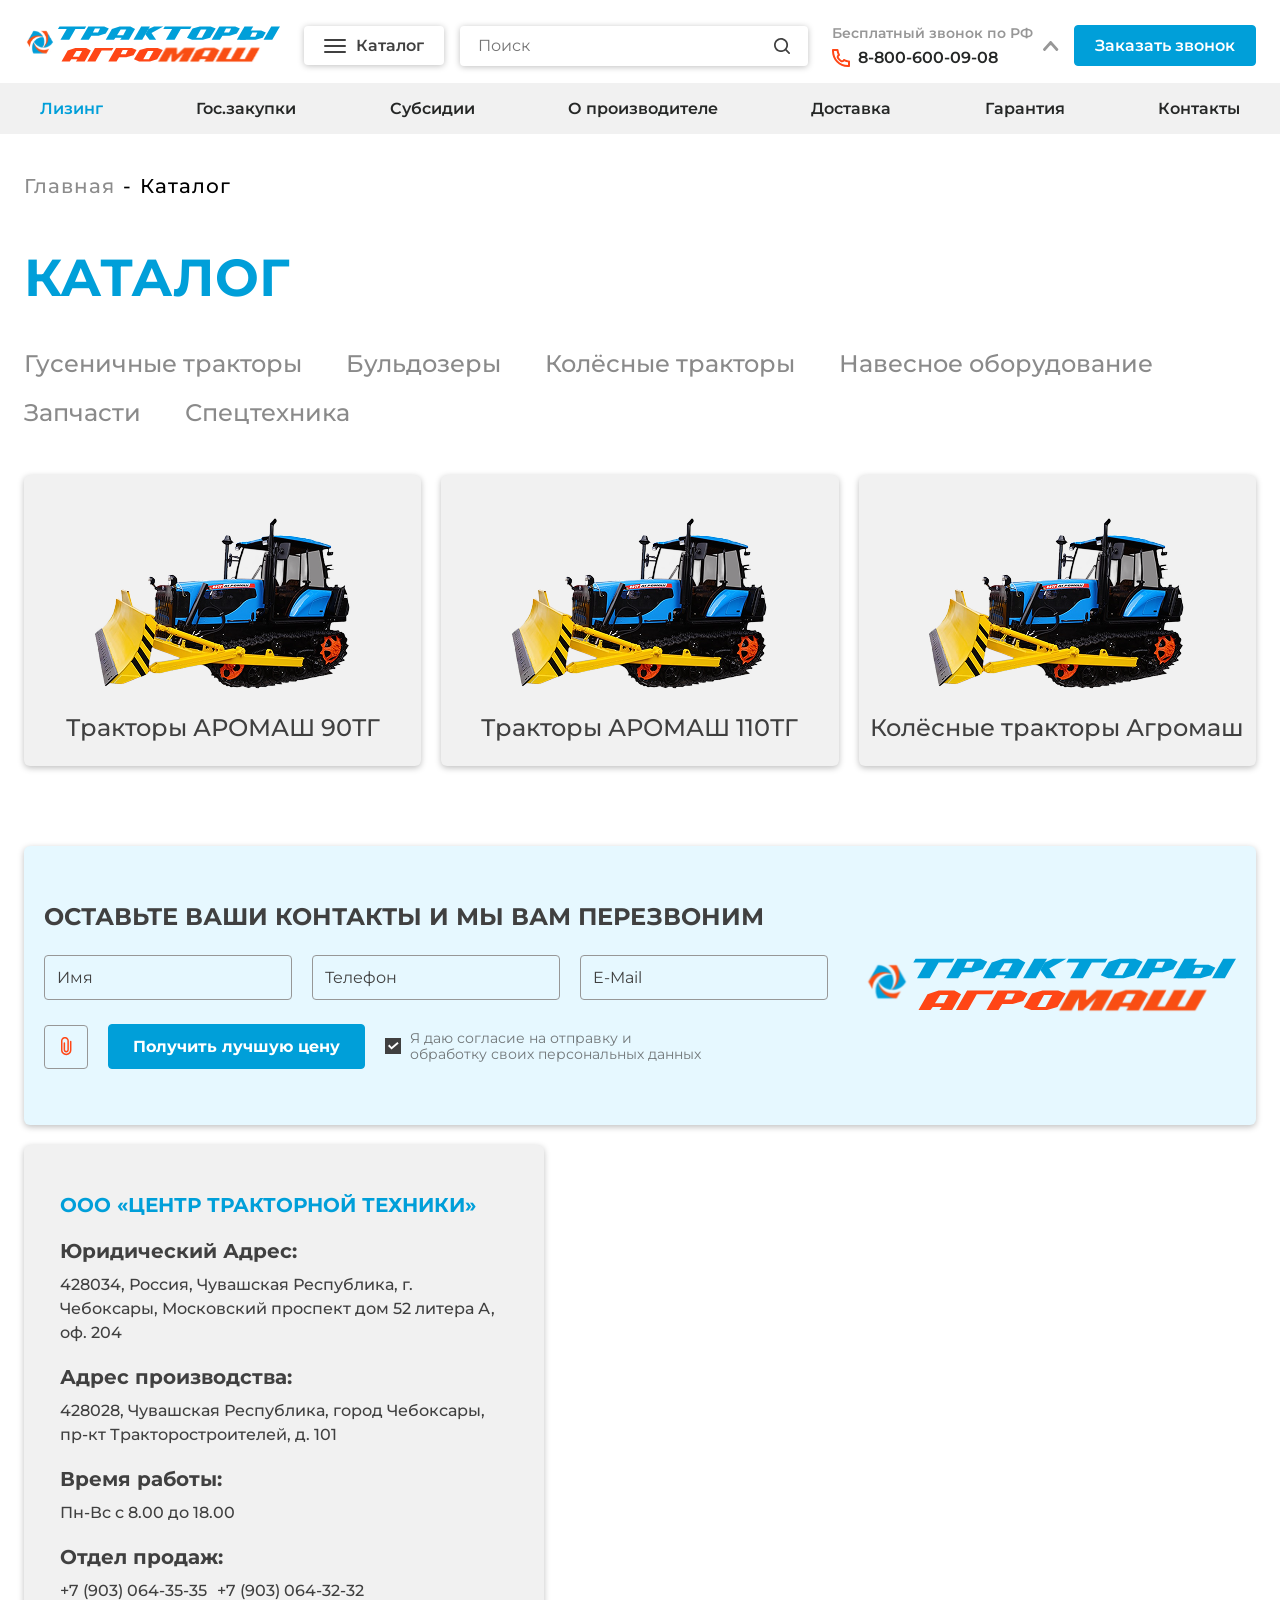
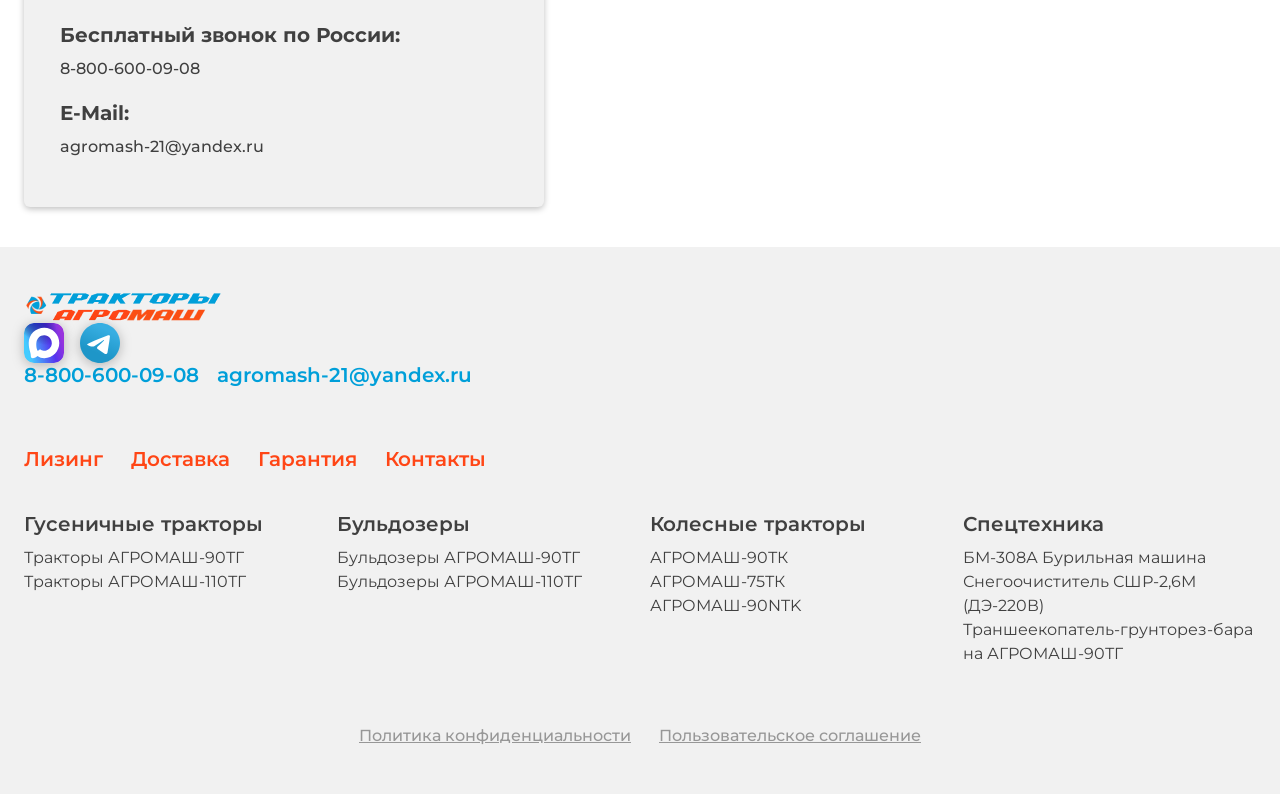
<file: pages/catalog.html>
<!DOCTYPE html>
<html lang="ru">
<head>
    <meta charset="UTF-8">
    <meta name="viewport" content="width=device-width, initial-scale=1.0">
    <title>Каталог</title>
    <link rel="stylesheet" href="../assets/libs/swiper-bundle.min.css">
    <link rel="stylesheet" href="../css/main.css">
</head>
<body>
    <header class="header">
        <div class="header__wrapper">
            <div class="header__top">
                <div class="container">
                    <div class="header__top-wrapper">
                        <a href="../index.html" class="header__logo">
                            <img src="../assets/img/icons/header-logo.svg" alt="Логотип">
                        </a>
                        <div class="header__top-middle">
                            <button class="header__catalog-trigger">
                                <div class="header__catalog-trigger-icon">
                                    <span></span>
                                    <span></span>
                                    <span></span> 
                                </div>
                                <span class="header__catalog-trigger-text">Каталог</span>
                            </button>
                            <div class="header__search-wrapper">
                                <form action="" class="header-search header-search--desktop">
                                    <input type="text" name="q" placeholder="Поиск" class="header-search__input" autocomplete="off">
                                    <button class="header-search__btn"  type="submit">
                                        <svg width="16" height="16" viewBox="0 0 16 16" fill="none" xmlns="http://www.w3.org/2000/svg">
                                            <path d="M7.03137 12.3046C7.72386 12.3046 8.40956 12.1682 9.04934 11.9032C9.68911 11.6382 10.2704 11.2497 10.7601 10.7601C11.2497 10.2704 11.6382 9.68911 11.9032 9.04934C12.1682 8.40956 12.3046 7.72386 12.3046 7.03137C12.3046 6.33889 12.1682 5.65318 11.9032 5.01341C11.6382 4.37363 11.2497 3.79232 10.7601 3.30266C10.2704 2.813 9.68911 2.42458 9.04934 2.15957C8.40956 1.89457 7.72386 1.75817 7.03137 1.75817C5.63283 1.75817 4.29157 2.31374 3.30266 3.30266C2.31374 4.29157 1.75817 5.63283 1.75817 7.03137C1.75817 8.42991 2.31374 9.77117 3.30266 10.7601C4.29157 11.749 5.63283 12.3046 7.03137 12.3046ZM12.5858 11.3431L15.7321 14.4894C15.816 14.5706 15.8829 14.6676 15.9289 14.7748C15.9749 14.8821 15.999 14.9974 16 15.1141C16.0009 15.2308 15.9786 15.3465 15.9343 15.4545C15.8901 15.5625 15.8247 15.6606 15.7421 15.743C15.6596 15.8255 15.5614 15.8907 15.4534 15.9348C15.3453 15.9789 15.2296 16.0011 15.1129 16C14.9962 15.9989 14.8809 15.9746 14.7737 15.9284C14.6665 15.8823 14.5696 15.8153 14.4886 15.7313L11.3422 12.5849C9.9294 13.6816 8.15175 14.1987 6.37113 14.0308C4.59051 13.863 2.94078 13.0229 1.75778 11.6815C0.574778 10.3401 -0.0525668 8.59834 0.00345308 6.81071C0.059473 5.02308 0.794647 3.32398 2.05931 2.05931C3.32398 0.794647 5.02308 0.059473 6.81071 0.00345308C8.59834 -0.0525668 10.3401 0.574778 11.6815 1.75778C13.0229 2.94078 13.863 4.59051 14.0308 6.37113C14.1987 8.15175 13.6816 9.9294 12.5849 11.3422L12.5858 11.3431Z" />
                                        </svg>
                                    </button>
                                </form>
                            </div>
                        </div>
                        <div class="header__top-right">
                            <div class="header__contacts-wrapper">
                                <div class="header-contacts">
                                    <div class="header-contacts__top">
                                        <div class="header-contacts__item">
                                            <span class="header-contacts__item-label">Бесплатный звонок по РФ</span>
                                            <a href="" class="header-contacts__item-link phone">8-800-600-09-08</a>
                                        </div>
                                        <div class="header-contacts__top-trigger">
                                            <svg width="16" height="10" viewBox="0 0 16 10" fill="none" xmlns="http://www.w3.org/2000/svg">
                                                <path d="M14.5194 9.67608C14.1224 10.1181 13.4297 10.1185 13.0322 9.67689L8.39949 4.53025C8.00226 4.08895 7.31024 4.08895 6.91301 4.53025L2.2803 9.67689C1.88278 10.1185 1.19014 10.1181 0.793095 9.67608L0.256431 9.07858C-0.0849472 8.6985 -0.0849478 8.12222 0.25643 7.74214L6.91228 0.331781C7.30962 -0.110596 8.00288 -0.110596 8.40022 0.331782L15.0561 7.74215C15.3974 8.12222 15.3974 8.6985 15.0561 9.07858L14.5194 9.67608Z" fill="#979797" />
                                            </svg>
                                        </div>
                                    </div>
                                    <div class="header-contacts__mobile-trigger">
                                        <div class="header-contacts__mobile-trigger-icon">
                                            <svg width="20" height="20" viewBox="0 0 20 20" fill="none" xmlns="http://www.w3.org/2000/svg">
                                                <path d="M6.31635 6.25008C5.13591 7.2531 4.70334 9.08237 5.72261 10.5499C6.67643 11.9231 7.87798 13.1244 9.25089 14.0778C10.7185 15.0968 12.5477 14.6642 13.5506 13.4837L13.5618 13.4889C14.8427 14.0823 16.2034 14.489 17.6 14.6963V17.6H17.5988H17.5957C8.82365 17.6124 2.19063 10.9022 2.20001 2.20395V2.2H5.10331L5.10349 2.20129C5.3108 3.59772 5.71737 4.95719 6.31085 6.23819L6.31635 6.25008ZM17.5988 19.8H18.7C19.3075 19.8 19.8 19.3075 19.8 18.7V13.7475C19.8 13.2023 19.4007 12.7394 18.8615 12.6595L17.9219 12.52C16.7335 12.3437 15.5766 11.9976 14.4865 11.4926L13.6583 11.109C13.1784 10.8867 12.6082 11.0374 12.3009 11.4678L11.926 11.9926C11.5974 12.4527 10.9701 12.5932 10.5057 12.2707C9.34824 11.467 8.33371 10.4526 7.52952 9.29489C7.20699 8.83047 7.34751 8.20314 7.80758 7.87457L8.33228 7.49988C8.76271 7.19247 8.91341 6.62223 8.6911 6.14229L8.30698 5.31336C7.80197 4.22334 7.45605 3.06651 7.27965 1.87824L7.14014 0.938476C7.0601 0.399256 6.5972 0 6.05207 0H1.10001C0.492503 0 1.12498e-05 0.492492 1.12498e-05 1.1V2.20157C-0.0106808 12.1087 7.60125 19.8142 17.5988 19.8Z" fill="#FF4616" />
                                            </svg>
                                        </div>
                                        <svg width="16" height="10" viewBox="0 0 16 10" class="header-contacts__mobile-trigger-icon-arrow" fill="none" xmlns="http://www.w3.org/2000/svg">
                                            <path d="M14.5194 9.67608C14.1224 10.1181 13.4297 10.1185 13.0322 9.67689L8.39949 4.53025C8.00226 4.08895 7.31024 4.08895 6.91301 4.53025L2.2803 9.67689C1.88278 10.1185 1.19014 10.1181 0.793095 9.67608L0.256431 9.07858C-0.0849472 8.6985 -0.0849478 8.12222 0.25643 7.74214L6.91228 0.331781C7.30962 -0.110596 8.00288 -0.110596 8.40022 0.331782L15.0561 7.74215C15.3974 8.12222 15.3974 8.6985 15.0561 9.07858L14.5194 9.67608Z" fill="#979797" />
                                        </svg>
                                    </div>
                                    <div class="header-contacts__dropdown">
                                        <div class="header-contacts__dropdown-wrapper">
                                            <div class="header-contacts__item">
                                                <span class="header-contacts__item-label">Бесплатный звонок по РФ</span>
                                                <a href="" class="header-contacts__item-link phone">8-800-600-09-08</a>
                                            </div>
                                            <div class="header-contacts__item">
                                                <span class="header-contacts__item-label">Отдел продаж</span>
                                                <a href="" class="header-contacts__item-link phone">+7 (903) 064-35-35</a>
                                                <a href="" class="header-contacts__item-link phone">+7 (903) 064-32-32</a>
                                            </div>
                                            <div class="header-contacts__item">
                                                <span class="header-contacts__item-label">E-Mail</span>
                                                <a href="" class="header-contacts__item-link email">agromash-21@yandex.ru</a>
                                            </div>
                                            <div class="header-contacts__item">
                                                <span class="header-contacts__item-label">Время работы</span>
                                                <span class="header-contacts__item-link time">Пн-Вс  с 8.00 до 18.00</span>
                                            </div>
                                            <ul class="header-social">
                                                <li class="header-social__item">
                                                    <a href="/">
                                                        <img src="../assets/img/icons/logo-max.svg" alt="MAX">
                                                    </a>
                                                </li>
                                                <li class="header-social__item">
                                                    <a href="/">
                                                        <img src="../assets/img/icons/logo-tg.svg" alt="TG">
                                                    </a>
                                                </li>
                                            </ul>
                                        </div>
                                    </div>
                                </div>
                            </div>
                            <button class="header__btn">Заказать звонок</button>
                            <button class="btn-menu">
                                <div class="btn-menu__wrapper">
                                    <span></span>
                                    <span></span>
                                    <span></span>
                                </div>
                            </button>
                        </div>
                    </div>
                    
                    <div class="catalog-menu">
                        <div class="catalog-menu__wrapper">
                            <div class="catalog-menu__side">
                                <ul class="catalog-menu-section">
                                    <li class="catalog-menu-section__item">
                                        <a href="./catalog-section.html" class="catalog-menu-section__head">
                                            <span class="catalog-menu-section__head-name">Гусеничные тракторы</span>
                                        </a>
                                        <div class="catalog-menu__subsection">
                                            <div class="catalog-menu__subsection-wrapper">
                                                <div class="catalog-menu__subsection-list">
                                                    <div class="catalog-menu-subsection">
                                                        <a href="" class="catalog-menu-subsection__item">
                                                            <div class="catalog-menu-subsection__item-img">
                                                                <img src="../assets/img/other/subsection.png" alt="">
                                                            </div>
                                                            <span class="catalog-menu-subsection__item-name">Трансмиссия</span>
                                                        </a>
                                                        <a href="" class="catalog-menu-subsection__item">
                                                            <div class="catalog-menu-subsection__item-img">
                                                                <img src="../assets/img/other/subsection.png" alt="">
                                                            </div>
                                                            <span class="catalog-menu-subsection__item-name">Трансмиссия</span>
                                                        </a>
                                                    </div>
                                                </div>
                                            </div>
                                        </div>
                                    </li>
                                    <li class="catalog-menu-section__item">
                                        <a href="./catalog-section.html" class="catalog-menu-section__head">
                                            <span class="catalog-menu-section__head-name">Бульдозеры</span>
                                        </a>
                                        <div class="catalog-menu__subsection">
                                            <div class="catalog-menu__subsection-wrapper">
                                                <div class="catalog-menu__subsection-list">
                                                    
                                                </div>
                                            </div>
                                        </div>
                                    </li>
                                    <li class="catalog-menu-section__item">
                                        <a href="./catalog-section.html" class="catalog-menu-section__head">
                                            <span class="catalog-menu-section__head-name">Колёсные тракторы</span>
                                        </a>
                                        <div class="catalog-menu__subsection">
                                            <div class="catalog-menu__subsection-wrapper">
                                                <div class="catalog-menu__subsection-list">
                                                    
                                                </div>
                                            </div>
                                        </div>
                                    </li>
                                    <li class="catalog-menu-section__item">
                                        <a href="./catalog-section.html" class="catalog-menu-section__head">
                                            <span class="catalog-menu-section__head-name">Навесное оборудование</span>
                                        </a>
                                        <div class="catalog-menu__subsection">
                                            <div class="catalog-menu__subsection-wrapper">
                                                <div class="catalog-menu__subsection-list">
                                                    
                                                </div>
                                            </div>
                                        </div>
                                    </li>
                                    <li class="catalog-menu-section__item">
                                        <a href="./catalog-section-repair.html" class="catalog-menu-section__head">
                                            <span class="catalog-menu-section__head-name">Запчасти</span>
                                        </a>
                                        <div class="catalog-menu__subsection">
                                            <div class="catalog-menu__subsection-wrapper">
                                                <div class="catalog-menu__subsection-list">
                                                    
                                                </div>
                                            </div>
                                        </div>
                                    </li>
                                    <li class="catalog-menu-section__item">
                                        <a href="./catalog-section.html" class="catalog-menu-section__head">
                                            <span class="catalog-menu-section__head-name">Спецтехника</span>
                                        </a>
                                        <div class="catalog-menu__subsection">
                                            <div class="catalog-menu__subsection-wrapper">
                                                <div class="catalog-menu__subsection-list">
                                                    
                                                </div>
                                            </div>
                                        </div>
                                    </li>
                                </ul>
                            </div>
                            <div class="catalog-menu__subsection catalog-menu__subsection--main">
                                <div class="catalog-menu__subsection-wrapper">
                                    <div class="catalog-menu__subsection-list">
                                        <div class="catalog-menu-subsection catalog-menu-subsection--main">
                                            <a href="" class="catalog-menu-subsection__item">
                                                <div class="catalog-menu-subsection__item-img">
                                                    <img src="../assets/img/other/menu-section-1.png" alt="">
                                                </div>
                                                <span class="catalog-menu-subsection__item-name">Трансмиссия1</span>
                                            </a>
                                            <a href="" class="catalog-menu-subsection__item">
                                                <div class="catalog-menu-subsection__item-img">
                                                    <img src="../assets/img/other/menu-section-2.png" alt="">
                                                </div>
                                                <span class="catalog-menu-subsection__item-name">Трансмиссия2</span>
                                            </a>
                                            <a href="" class="catalog-menu-subsection__item">
                                                <div class="catalog-menu-subsection__item-img">
                                                    <img src="../assets/img/other/menu-section-3.png" alt="">
                                                </div>
                                                <span class="catalog-menu-subsection__item-name">Трансмиссия2</span>
                                            </a>
                                        </div>
                                    </div>
                                </div>
                            </div>
                        </div>
                    </div>
                </div>
            </div>
            <div class="header__bottom">
                <div class="container">
                    <nav class="menu">
                        <ul class="menu-nav">
                            <li class="menu-nav__item">
                                <a href="./leasing.html" class="menu-nav__link menu-nav__link--active">Лизинг</a>
                            </li>
                            <li class="menu-nav__item">
                                <a href="./zakupki.html" class="menu-nav__link">Гос.закупки</a>
                            </li>
                            <li class="menu-nav__item">
                                <a href="./subsidies.html" class="menu-nav__link">Субсидии</a>
                            </li>
                            <li class="menu-nav__item">
                                <a href="./about.html" class="menu-nav__link">О производителе</a>
                            </li>
                            <li class="menu-nav__item">
                                <a href="./delivery.html" class="menu-nav__link">Доставка</a>
                            </li>
                            <li class="menu-nav__item">
                                <a href="./guarantees.html" class="menu-nav__link">Гарантия</a>
                            </li>
                            <li class="menu-nav__item">
                                <a href="./contacts.html" class="menu-nav__link">Контакты</a>
                            </li>
                        </ul>
                    </nav>
                </div>
            </div>
        </div>
        <div class="mobile-menu">
            <div class="mobile-menu__wrapper">
                <div class="mobile-menu__search">
                    <form action="" class="header-search header-search--desktop">
                        <input type="text" name="q" placeholder="Поиск" class="header-search__input" autocomplete="off">
                        <button class="header-search__btn"  type="submit">
                            <svg width="16" height="16" viewBox="0 0 16 16" fill="none" xmlns="http://www.w3.org/2000/svg">
                                <path d="M7.03137 12.3046C7.72386 12.3046 8.40956 12.1682 9.04934 11.9032C9.68911 11.6382 10.2704 11.2497 10.7601 10.7601C11.2497 10.2704 11.6382 9.68911 11.9032 9.04934C12.1682 8.40956 12.3046 7.72386 12.3046 7.03137C12.3046 6.33889 12.1682 5.65318 11.9032 5.01341C11.6382 4.37363 11.2497 3.79232 10.7601 3.30266C10.2704 2.813 9.68911 2.42458 9.04934 2.15957C8.40956 1.89457 7.72386 1.75817 7.03137 1.75817C5.63283 1.75817 4.29157 2.31374 3.30266 3.30266C2.31374 4.29157 1.75817 5.63283 1.75817 7.03137C1.75817 8.42991 2.31374 9.77117 3.30266 10.7601C4.29157 11.749 5.63283 12.3046 7.03137 12.3046ZM12.5858 11.3431L15.7321 14.4894C15.816 14.5706 15.8829 14.6676 15.9289 14.7748C15.9749 14.8821 15.999 14.9974 16 15.1141C16.0009 15.2308 15.9786 15.3465 15.9343 15.4545C15.8901 15.5625 15.8247 15.6606 15.7421 15.743C15.6596 15.8255 15.5614 15.8907 15.4534 15.9348C15.3453 15.9789 15.2296 16.0011 15.1129 16C14.9962 15.9989 14.8809 15.9746 14.7737 15.9284C14.6665 15.8823 14.5696 15.8153 14.4886 15.7313L11.3422 12.5849C9.9294 13.6816 8.15175 14.1987 6.37113 14.0308C4.59051 13.863 2.94078 13.0229 1.75778 11.6815C0.574778 10.3401 -0.0525668 8.59834 0.00345308 6.81071C0.059473 5.02308 0.794647 3.32398 2.05931 2.05931C3.32398 0.794647 5.02308 0.059473 6.81071 0.00345308C8.59834 -0.0525668 10.3401 0.574778 11.6815 1.75778C13.0229 2.94078 13.863 4.59051 14.0308 6.37113C14.1987 8.15175 13.6816 9.9294 12.5849 11.3422L12.5858 11.3431Z" />
                            </svg>
                        </button>
                    </form>
                </div>
                <div class="mobile-menu__nav">
                    <ul class="mobile-menu-nav">
                        <li class="mobile-menu-nav__item">
                            <a href="./leasing.html" class="mobile-menu-nav__link mobile-menu-nav__link--active">Лизинг</a>
                        </li>
                        <li class="mobile-menu-nav__item">
                            <a href="./zakupki.html" class="mobile-menu-nav__link">Гос.закупки</a>
                        </li>
                        <li class="mobile-menu-nav__item">
                            <a href="./subsidies.html" class="mobile-menu-nav__link">Субсидии</a>
                        </li>
                        <li class="mobile-menu-nav__item">
                            <a href="./about.html" class="mobile-menu-nav__link">О производителе</a>
                        </li>
                        <li class="mobile-menu-nav__item">
                            <a href="./delivery.html" class="mobile-menu-nav__link">Доставка</a>
                        </li>
                        <li class="mobile-menu-nav__item">
                            <a href="./guarantees.html" class="mobile-menu-nav__link">Гарантия</a>
                        </li>
                        <li class="mobile-menu-nav__item">
                            <a href="./contacts.html" class="mobile-menu-nav__link">Контакты</a>
                        </li>
                    </ul>
                </div>
                <div class="mobile-menu__sections">
                    <div class="mobile-menu__sections-top">
                        <a href="" class="mobile-menu__sections-title">Каталог</a>
                    </div>
                    <div class="mobile-menu__sections-wrapper mobile-menu__sections-wrapper--md">
                        <div class="mobile-menu-sections">
                            <button class="mobile-menu-sections__trigger">Гусеничные тракторы</button>
                            <button class="mobile-menu-sections__trigger">Бульдозеры</button>
                            <button class="mobile-menu-sections__trigger">Колёсные тракторы</button>
                            <button class="mobile-menu-sections__trigger">Навесное оборудование</button>
                            <button class="mobile-menu-sections__trigger">Запчасти</button>
                            <button class="mobile-menu-sections__trigger">Спецтехника</button>
                        </div>
                    </div>
                    <div class="mobile-menu__sections-wrapper mobile-menu__sections-wrapper--xs">
                        <ul class="mobile-menu-section-list">
                            <li class="mobile-menu-section-list__item">
                                <button type="button" class="mobile-menu-section-list__trigger">Гусеничные тракторы</button>
                                <div class="mobile-menu-section-list__content">
                                    <div class="mobile-menu-section-list__content-wrapper">
                                        <a href="" class="mobile-menu-section-list__content-link">Тракторы АРОМАШ 90ТГ</a>
                                        <a href="" class="mobile-menu-section-list__content-link">Тракторы АРОМАШ 90ТГ</a>
                                    </div>
                                </div>
                            </li>
                            <li class="mobile-menu-section-list__item">
                                <button type="button" class="mobile-menu-section-list__trigger">Бульдозеры</button>
                                <div class="mobile-menu-section-list__content">
                                    <div class="mobile-menu-section-list__content-wrapper">
                                        <a href="" class="mobile-menu-section-list__content-link">Тракторы АРОМАШ 90ТГ</a>
                                        <a href="" class="mobile-menu-section-list__content-link">Тракторы АРОМАШ 90ТГ</a>
                                    </div>
                                </div>
                            </li>
                            <li class="mobile-menu-section-list__item">
                                <button type="button" class="mobile-menu-section-list__trigger">Колёсные тракторы</button>
                                <div class="mobile-menu-section-list__content">
                                    <div class="mobile-menu-section-list__content-wrapper">
                                        <a href="" class="mobile-menu-section-list__content-link">Тракторы АРОМАШ 90ТГ</a>
                                        <a href="" class="mobile-menu-section-list__content-link">Тракторы АРОМАШ 90ТГ</a>
                                    </div>
                                </div>
                            </li>
                            <li class="mobile-menu-section-list__item">
                                <button type="button" class="mobile-menu-section-list__trigger">Навесное оборудование</button>
                                <div class="mobile-menu-section-list__content">
                                    <div class="mobile-menu-section-list__content-wrapper">
                                        <a href="" class="mobile-menu-section-list__content-link">Тракторы АРОМАШ 90ТГ</a>
                                        <a href="" class="mobile-menu-section-list__content-link">Тракторы АРОМАШ 90ТГ</a>
                                    </div>
                                </div>
                            </li>
                            <li class="mobile-menu-section-list__item">
                                <button type="button" class="mobile-menu-section-list__trigger">Запчасти</button>
                                <div class="mobile-menu-section-list__content">
                                    <div class="mobile-menu-section-list__content-wrapper">
                                        <a href="" class="mobile-menu-section-list__content-link">Тракторы АРОМАШ 90ТГ</a>
                                        <a href="" class="mobile-menu-section-list__content-link">Тракторы АРОМАШ 90ТГ</a>
                                    </div>
                                </div>
                            </li>
                            <li class="mobile-menu-section-list__item">
                                <button type="button" class="mobile-menu-section-list__trigger">Спецтехника</button>
                                <div class="mobile-menu-section-list__content">
                                    <div class="mobile-menu-section-list__content-wrapper">
                                        <a href="" class="mobile-menu-section-list__content-link">Тракторы АРОМАШ 90ТГ</a>
                                        <a href="" class="mobile-menu-section-list__content-link">Тракторы АРОМАШ 90ТГ</a>
                                    </div>
                                </div>
                            </li>
                        </ul>
                    </div>
                </div>
                <div class="mobile-menu__subsections">
                    <!-- <div class="mobile-menu__subsections-wrapper-secondary">
                        <a href="" class="mobile-menu__subsections-secondary-link">Трансмиссия</a>
                        <a href="" class="mobile-menu__subsections-secondary-link">Трансмиссия</a>
                        <a href="" class="mobile-menu__subsections-secondary-link">Трансмиссия</a>
                        <a href="" class="mobile-menu__subsections-secondary-link">Трансмиссия</a>
                        <a href="" class="mobile-menu__subsections-secondary-link">Трансмиссия</a>
                        <a href="" class="mobile-menu__subsections-secondary-link">Трансмиссия</a>
                    </div> -->
                    <div class="mobile-menu__subsections-wrapper-main">
                        <div class="mobile-menu__subsections-wrapper-main-item">
                            <a href="./catalog-section.html" class="section-card">
                                <div class="section-card__image">
                                    <img src="../assets/img/other/section-card.png" alt="">
                                </div>
                                <span class="section-card__text">Тракторы АРОМАШ 90ТГ</span>
                            </a>
                        </div>
                        <div class="mobile-menu__subsections-wrapper-main-item">
                            <a href="./catalog-section.html" class="section-card">
                                <div class="section-card__image">
                                    <img src="../assets/img/other/section-card.png" alt="">
                                </div>
                                <span class="section-card__text">Тракторы АРОМАШ 90ТГ</span>
                            </a>
                        </div>
                        <div class="mobile-menu__subsections-wrapper-main-item">
                            <a href="./catalog-section.html" class="section-card">
                                <div class="section-card__image">
                                    <img src="../assets/img/other/section-card.png" alt="">
                                </div>
                                <span class="section-card__text">Тракторы АРОМАШ 90ТГ</span>
                            </a>
                        </div>
                    </div>
                </div>
            </div>
        </div>
    </header>

    <main class="main">
        <!-- Хлебные крошки -->
        <section class="section-breadcrumb">
            <div class="container">
                <ul class="breadcrumb">
                    <li class="breadcrumb__item">
                        <a href="../index.html" class="breadcrumb__item-link">Главная</a>
                    </li>
                    <li class="breadcrumb__item">
                        <span class="breadcrumb__item-link breadcrumb__item-link--active">Каталог</span>
                    </li>
                </ul>
            </div>
        </section>

        <!-- Заголовок -->
        <section class="section-title">
            <div class="container">
                <h1>Каталог</h1>  
            </div>
        </section>

        <!-- Каталог -->
        <section class="section">
            <div class="container">
                <div class="main-sections">
                    <div class="main-sections__wrapper">
                        <div class="main-sections__top">
                            <ul class="main-sections__list">
                                <li class="main-sections__item">
                                    <a href="#" class="main-sections__link">
                                        <span class="main-sections__link-text">Гусеничные тракторы</span>
                                    </a>
                                </li>
                                <li class="main-sections__item">
                                    <a href="#" class="main-sections__link">
                                        <span class="main-sections__link-text">Бульдозеры</span>
                                    </a>
                                </li>
                                <li class="main-sections__item">
                                    <a href="#" class="main-sections__link">
                                        <span class="main-sections__link-text">Колёсные тракторы</span>
                                    </a>
                                </li>
                                <li class="main-sections__item">
                                    <a href="#" class="main-sections__link">
                                        <span class="main-sections__link-text">Навесное оборудование</span>
                                    </a>
                                </li>
                                <li class="main-sections__item">
                                    <a href="#" class="main-sections__link">
                                        <span class="main-sections__link-text">Запчасти </span>
                                    </a>
                                </li>
                                <li class="main-sections__item">
                                    <a href="#" class="main-sections__link">
                                        <span class="main-sections__link-text">Спецтехника</span>
                                    </a>
                                </li>
                            </ul>
                        </div>
                        <div class="main-sections__content">
                            <a href="" class="section-card">
                                <div class="section-card__image">
                                    <img src="../assets/img/other/section-card.png" alt="">
                                </div>
                                <span class="section-card__text">Тракторы АРОМАШ 90ТГ</span>
                            </a>
                            <a href="" class="section-card">
                                <div class="section-card__image">
                                    <img src="../assets/img/other/section-card.png" alt="">
                                </div>
                                <span class="section-card__text">Тракторы АРОМАШ 110ТГ</span>
                            </a>
                            <a href="" class="section-card">
                                <div class="section-card__image">
                                    <img src="../assets/img/other/section-card.png" alt="">
                                </div>
                                <span class="section-card__text">Колёсные тракторы Агромаш</span>
                            </a>
                        </div>
                    </div>
                </div>
            </div>
        </section>

        <!-- Контакты -->
        <section class="section">
            <div class="container">
                <div class="contacts-form">
                    <div class="contacts-form__wrapper">
                        <div class="contacts-form__content">
                            <h2 class="contacts-form__title">Оставьте ваши контакты и мы вам перезвоним</h2>
                            <div class="contacts-form__form">
                                <form class="main-form">
                                    <div class="main-form__top">
                                        <div class="main-form__item">
                                            <input type="text" class="input main-form__input" placeholder="Имя">
                                        </div>
                                        <div class="main-form__item">
                                            <input type="phone" class="input main-form__input" placeholder="Телефон">
                                        </div>
                                        <div class="main-form__item">
                                            <input type="email" class="input main-form__input" placeholder="E-Mail">
                                        </div>
                                    </div>
                                    <div class="main-form__bottom">
                                        <div class="main-form__attach-field">
                                            <div class="main-form__attach">
                                                <input type="file" class="main-form__file-input" id="main-form-files" name="attachments" multiple>
                                                <input type="file" class="main-form__file-input" id="main-form-photos" name="photos" multiple accept="image/*">
                                                <button type="button" class="main-form__attach-trigger" aria-expanded="false" aria-haspopup="true" aria-controls="main-form-attach-menu" title="Прикрепить файлы">
                                                    <svg width="11" height="19" viewBox="0 0 11 19" fill="none" xmlns="http://www.w3.org/2000/svg" aria-hidden="true">
                                                        <path fill-rule="evenodd" clip-rule="evenodd" d="M2.41816 0.304094C2.89865 0.103362 3.41419 0 3.93492 0C4.45565 0 4.9712 0.103362 5.45168 0.304094C5.93216 0.504826 6.36802 0.798935 6.73399 1.16937C7.09996 1.53981 7.38876 1.97921 7.58365 2.46209C7.77797 2.94357 7.87507 3.45874 7.86937 3.9779L7.86328 12.8178L7.86319 12.8235C7.85229 13.5134 7.57057 14.1713 7.07883 14.6554C6.58709 15.1394 5.92476 15.4107 5.23477 15.4107C4.54477 15.4107 3.88244 15.1394 3.3907 14.6554C2.89896 14.1713 2.61724 13.5134 2.60634 12.8235L2.60625 12.8175V6.06864C2.60625 5.65442 2.94204 5.31864 3.35625 5.31864C3.77046 5.31864 4.10625 5.65442 4.10625 6.06864V12.8049C4.11225 13.0993 4.23303 13.3797 4.44295 13.5864C4.65409 13.7942 4.93849 13.9107 5.23477 13.9107C5.53104 13.9107 5.81544 13.7942 6.02658 13.5864C6.23655 13.3797 6.35734 13.0992 6.36329 12.8047L6.36938 3.96852L6.36943 3.96423C6.37334 3.64204 6.31326 3.32227 6.19266 3.02348C6.07207 2.72468 5.89337 2.45279 5.66692 2.22358C5.44046 1.99436 5.17077 1.81237 4.87345 1.68817C4.57614 1.56396 4.25714 1.5 3.93492 1.5C3.61271 1.5 3.2937 1.56396 2.99639 1.68817C2.69908 1.81237 2.42938 1.99436 2.20293 2.22358C1.97647 2.4528 1.79777 2.72468 1.67718 3.02348C1.55659 3.32227 1.4965 3.64204 1.50041 3.96423L1.50047 3.96877V12.8766L1.50039 12.882C1.49324 13.3759 1.58435 13.8663 1.76843 14.3247C1.9525 14.7831 2.22586 15.2004 2.57262 15.5522C2.91938 15.904 3.33262 16.1834 3.78831 16.3741C4.244 16.5648 4.73305 16.663 5.22703 16.663C5.72101 16.663 6.21006 16.5648 6.66575 16.3741C7.12144 16.1834 7.53468 15.904 7.88144 15.5522C8.2282 15.2004 8.50156 14.7831 8.68563 14.3247C8.86971 13.8663 8.96082 13.3759 8.95367 12.882L8.95359 12.8766V4.55645C8.95359 4.14224 9.28938 3.80645 9.70359 3.80645C10.1178 3.80645 10.4536 4.14224 10.4536 4.55645V12.8659C10.4628 13.5567 10.3351 14.2425 10.0776 14.8837C9.81945 15.5266 9.43606 16.1117 8.94975 16.6052C8.46343 17.0986 7.88387 17.4904 7.24479 17.7578C6.6057 18.0252 5.91982 18.163 5.22703 18.163C4.53424 18.163 3.84837 18.0252 3.20928 17.7578C2.57019 17.4904 1.99063 17.0986 1.50432 16.6052C1.018 16.1117 0.634615 15.5266 0.376459 14.8837C0.119002 14.2425 -0.00878377 13.5567 0.000468823 12.8659V3.97764C-0.00519739 3.45857 0.0919032 2.94349 0.286194 2.46209C0.481082 1.9792 0.769882 1.53981 1.13585 1.16937C1.50182 0.798935 1.93768 0.504826 2.41816 0.304094Z" fill="#FF4616" />
                                                    </svg>
                                                </button>
                                                <div class="main-form__attach-menu" id="main-form-attach-menu" role="menu" hidden>
                                                    <button type="button" class="main-form__attach-menu-item" role="menuitem" data-target="main-form-files">
                                                        <svg width="20" height="20" viewBox="0 0 20 20" fill="none" xmlns="http://www.w3.org/2000/svg">
                                                            <path fill-rule="evenodd" clip-rule="evenodd" d="M2.8125 3.75C2.56386 3.75 2.3254 3.84877 2.14959 4.02459C1.97377 4.2004 1.875 4.43886 1.875 4.6875V15.3125C1.875 15.5611 1.97377 15.7996 2.14959 15.9754C2.3254 16.1512 2.56386 16.25 2.8125 16.25H17.1875C17.4361 16.25 17.6746 16.1512 17.8504 15.9754C18.0262 15.7996 18.125 15.5611 18.125 15.3125V5.9375C18.125 5.68886 18.0262 5.4504 17.8504 5.27459C17.6746 5.09877 17.4361 5 17.1875 5H8.59805C8.16615 4.99999 7.74391 4.87213 7.38456 4.63253C7.38455 4.63252 7.38453 4.63251 7.38452 4.6325L6.29702 3.9075C6.14301 3.80481 5.96205 3.75001 5.77695 3.75C5.77695 3.75 5.77696 3.75 5.77695 3.75H2.8125ZM1.2657 3.1407C1.67594 2.73047 2.23234 2.5 2.8125 2.5H5.77695C6.20885 2.50001 6.63109 2.62787 6.99044 2.86747C6.99045 2.86748 6.99047 2.86749 6.99048 2.8675L8.07798 3.5925C8.23199 3.69519 8.41295 3.74999 8.59805 3.75C8.59804 3.75 8.59805 3.75 8.59805 3.75H17.1875C17.7677 3.75 18.3241 3.98047 18.7343 4.3907C19.1445 4.80094 19.375 5.35734 19.375 5.9375V15.3125C19.375 15.8927 19.1445 16.4491 18.7343 16.8593C18.3241 17.2695 17.7677 17.5 17.1875 17.5H2.8125C2.23234 17.5 1.67594 17.2695 1.2657 16.8593C0.855468 16.4491 0.625 15.8927 0.625 15.3125V4.6875C0.625 4.10734 0.855468 3.55094 1.2657 3.1407Z" fill="#404040" />
                                                            <path fill-rule="evenodd" clip-rule="evenodd" d="M0.625 7.5C0.625 7.15482 0.904822 6.875 1.25 6.875H18.75C19.0952 6.875 19.375 7.15482 19.375 7.5C19.375 7.84518 19.0952 8.125 18.75 8.125H1.25C0.904822 8.125 0.625 7.84518 0.625 7.5Z" fill="#404040" />
                                                        </svg>
                                                        <span>Выбрать файлы</span>
                                                    </button>
                                                    <button type="button" class="main-form__attach-menu-item" role="menuitem" data-target="main-form-photos">
                                                        <svg width="20" height="20" viewBox="0 0 20 20" fill="none" xmlns="http://www.w3.org/2000/svg">
                                                            <path d="M3.3335 13.333L7.15498 9.51152C7.80586 8.86065 8.86113 8.86064 9.51201 9.51152L13.3335 13.333M11.6668 11.6663L12.9883 10.3449C13.6392 9.69398 14.6945 9.69398 15.3453 10.3449L16.6668 11.6663M11.6668 6.66634H11.6752M5.00016 16.6663H15.0002C15.9206 16.6663 16.6668 15.9201 16.6668 14.9997V4.99967C16.6668 4.0792 15.9206 3.33301 15.0002 3.33301H5.00016C4.07969 3.33301 3.3335 4.0792 3.3335 4.99967V14.9997C3.3335 15.9201 4.07969 16.6663 5.00016 16.6663Z" stroke="#404040" stroke-width="1.5" stroke-linecap="round" stroke-linejoin="round" />
                                                        </svg>
                                                        <span>Медиатека</span>
                                                    </button>
                                                </div>
                                            </div>
                                        </div>
                                        <button class="main-form__btn">Получить лучшую цену</button>
                                        <div class="main-form__checkbox">
                                            <label class="checkbox">
                                                <input type="checkbox" checked>
                                                <span>Я даю согласие на отправку и обработку своих персональных данных</span>
                                            </label>
                                        </div>
                                    </div>
                                </form>
                            </div>
                        </div>
                        <img src="../assets/img/icons/form-logo.svg" alt="Логотип" class="main-form__img">
                    </div>
                </div>
                <div class="contacts">
                    <div class="contacts__wrapper">
                        <div class="contacts__info">
                            <h2 class="contacts__info-title">ООО «ЦЕНТР ТРАКТОРНОЙ ТЕХНИКИ»</h2>
                            <ul class="contacts__info-list">
                                <li class="contacts__info-list-item">
                                    <span class="contacts__info-list-item-title">Юридический Адрес:</span>
                                    <p class="contacts__info-list-item-value">428034, Россия, Чувашская
                                        Республика, г. Чебоксары, Московский проспект
                                        дом 52 литера А, оф. 204</p>
                                </li>
                                <li class="contacts__info-list-item">
                                    <span class="contacts__info-list-item-title">Адрес производства:</span>
                                    <p class="contacts__info-list-item-value">428028, Чувашская Республика,
                                        город Чебоксары, пр-кт Тракторостроителей, д. 101</p>
                                </li>
                                <li class="contacts__info-list-item">
                                    <span class="contacts__info-list-item-title">Время работы:</span>
                                    <p class="contacts__info-list-item-value">Пн-Вс  с 8.00 до 18.00</p>
                                </li>
                                <li class="contacts__info-list-item">
                                    <span class="contacts__info-list-item-title">Отдел продаж:</span>
                                    <ul class="contacts__info-list-item-list">
                                        <li>
                                            <a href="tel:8-800-600-09-08" class="contacts__info-list-item-value">+7 (903) 064-35-35</a>
                                        </li>
                                        <li>
                                            <a href="tel:8-800-600-09-08" class="contacts__info-list-item-value">+7 (903) 064-32-32</a>
                                        </li>
                                    </ul>
                                </li>
                                <li class="contacts__info-list-item">
                                    <span class="contacts__info-list-item-title">Бесплатный звонок по России:</span>
                                    <a href="tel:8-800-600-09-08" class="contacts__info-list-item-value">8-800-600-09-08</a>
                                </li>
                                <li class="contacts__info-list-item">
                                    <span class="contacts__info-list-item-title">E-Mail:</span>
                                    <a href="mailto:agromash-21@yandex.ru" class="contacts__info-list-item-value">agromash-21@yandex.ru</a>
                                </li>
                            </ul>
                        </div>
                        <div class="contacts__map">
                            <iframe src="https://yandex.ru/map-widget/v1/?um=constructor%3Af4bc3d5ed1b7fd2ab337f779e65f8209770d96c3f3da37669c4b659a8b2656c7&amp;source=constructor" frameborder="0"></iframe>
                        </div>
                    </div>
                </div>
            </div>
        </section>
    </main>

    <footer class="footer">
        <div class="container">
            <div class="footer__wrapper">
                <div class="footer__left">
                    <a href="">
                        <img src="../assets/img/icons/footer-logo.png" alt="Логотип">
                    </a>
                    <ul class="footer-social">
                        <li class="footer-social__item">
                            <a href="/">
                                <img src="../assets/img/icons/logo-max.svg" alt="MAX">
                            </a>
                        </li>
                        <li class="footer-social__item">
                            <a href="/">
                                <img src="../assets/img/icons/logo-tg.svg" alt="TG">
                            </a>
                        </li>
                    </ul>
                    <ul class="footer-contacts">
                        <li class="footer-contacts__item">
                            <a href="tel:8-800-600-09-08" class="footer-contacts__link">8-800-600-09-08</a>
                        </li>
                        <li class="footer-contacts__item">
                            <a href="mailto:agromash-21@yandex.ru" class="footer-contacts__link">agromash-21@yandex.ru</a>
                        </li>
                    </ul>
                </div>
                <div class="footer__right">
                    <ul class="footer-menu">
                        <li class="footer-menu__item">
                            <a href="/" class="footer-menu__link">Лизинг</a>
                        </li>
                        <li class="footer-menu__item">
                            <a href="/" class="footer-menu__link">Доставка</a>
                        </li>
                        <li class="footer-menu__item">
                            <a href="/" class="footer-menu__link">Гарантия</a>
                        </li>
                        <li class="footer-menu__item">
                            <a href="/" class="footer-menu__link">Контакты</a>
                        </li>
                    </ul>
                    <div class="footer__row">
                        <div class="footer__col">
                            <a href="/" class="footer__col-head">Гусеничные тракторы</a>
                            <ul class="footer__col-list">
                                <li><a href="/" class="footer__col-link">Тракторы АГРОМАШ-90ТГ</a></li>
                                <li><a href="/" class="footer__col-link">Тракторы АГРОМАШ-110ТГ</a></li>
                            </ul>
                        </div>
                        <div class="footer__col">
                            <a href="/" class="footer__col-head">Бульдозеры</a>
                            <ul class="footer__col-list">
                                <li><a href="/" class="footer__col-link">Бульдозеры АГРОМАШ-90ТГ</a></li>
                                <li><a href="/" class="footer__col-link">Бульдозеры АГРОМАШ-110ТГ</a></li>
                            </ul>
                        </div>
                        <div class="footer__col">
                            <a href="/" class="footer__col-head">Колесные тракторы</a>
                            <ul class="footer__col-list">
                                <li><a href="/" class="footer__col-link">АГРОМАШ-90ТК</a></li>
                                <li><a href="/" class="footer__col-link">АГРОМАШ-75ТК</a></li>
                                <li><a href="/" class="footer__col-link">АГРОМАШ-90NTK</a></li>
                            </ul>
                        </div>
                        <div class="footer__col">
                            <a href="/" class="footer__col-head">Спецтехника</a>
                            <ul class="footer__col-list">
                                <li><a href="/" class="footer__col-link">БМ-308А Бурильная машина</a></li>
                                <li><a href="/" class="footer__col-link">Снегоочиститель СШР-2,6М (ДЭ-220В)</a></li>
                                <li><a href="/" class="footer__col-link">Траншеекопатель-грунторез-бара на АГРОМАШ-90ТГ</a></li>
                            </ul>
                        </div>
                    </div>
                </div>
            </div>
            <div class="footer__bottom">
                <ul class="footer__bottom-list">
                    <li><a href="/">Политика конфиденциальности</a></li>
                    <li><a href="/">Пользовательское соглашение</a></li>
                </ul>
            </div>
        </div>
    </footer>

    <script src="../assets/libs/jquery.min.js"></script>
    <script src="../assets/libs/swiper-bundle.min.js"></script>
    <script src="../assets/js/script.js"></script>
    <script src="../assets/js/swiper.js"></script>
</body>
</html>
</file>
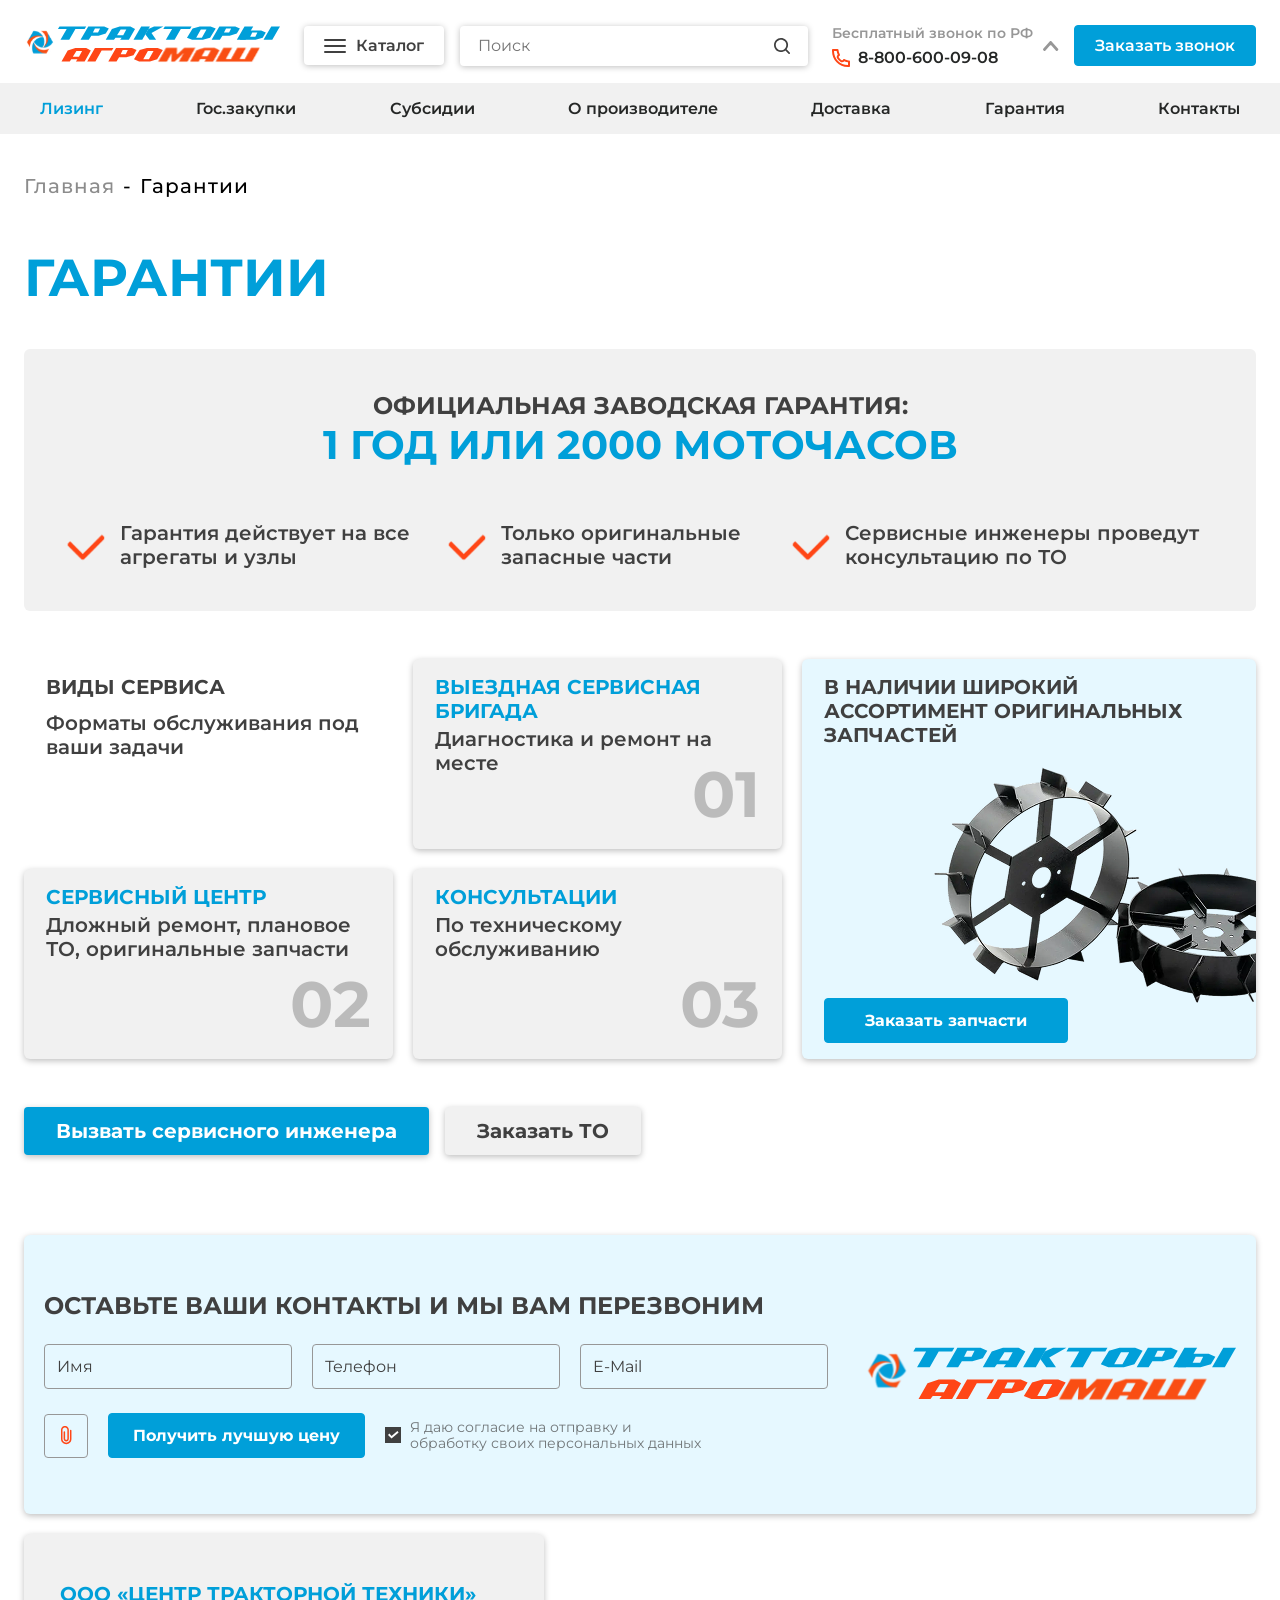
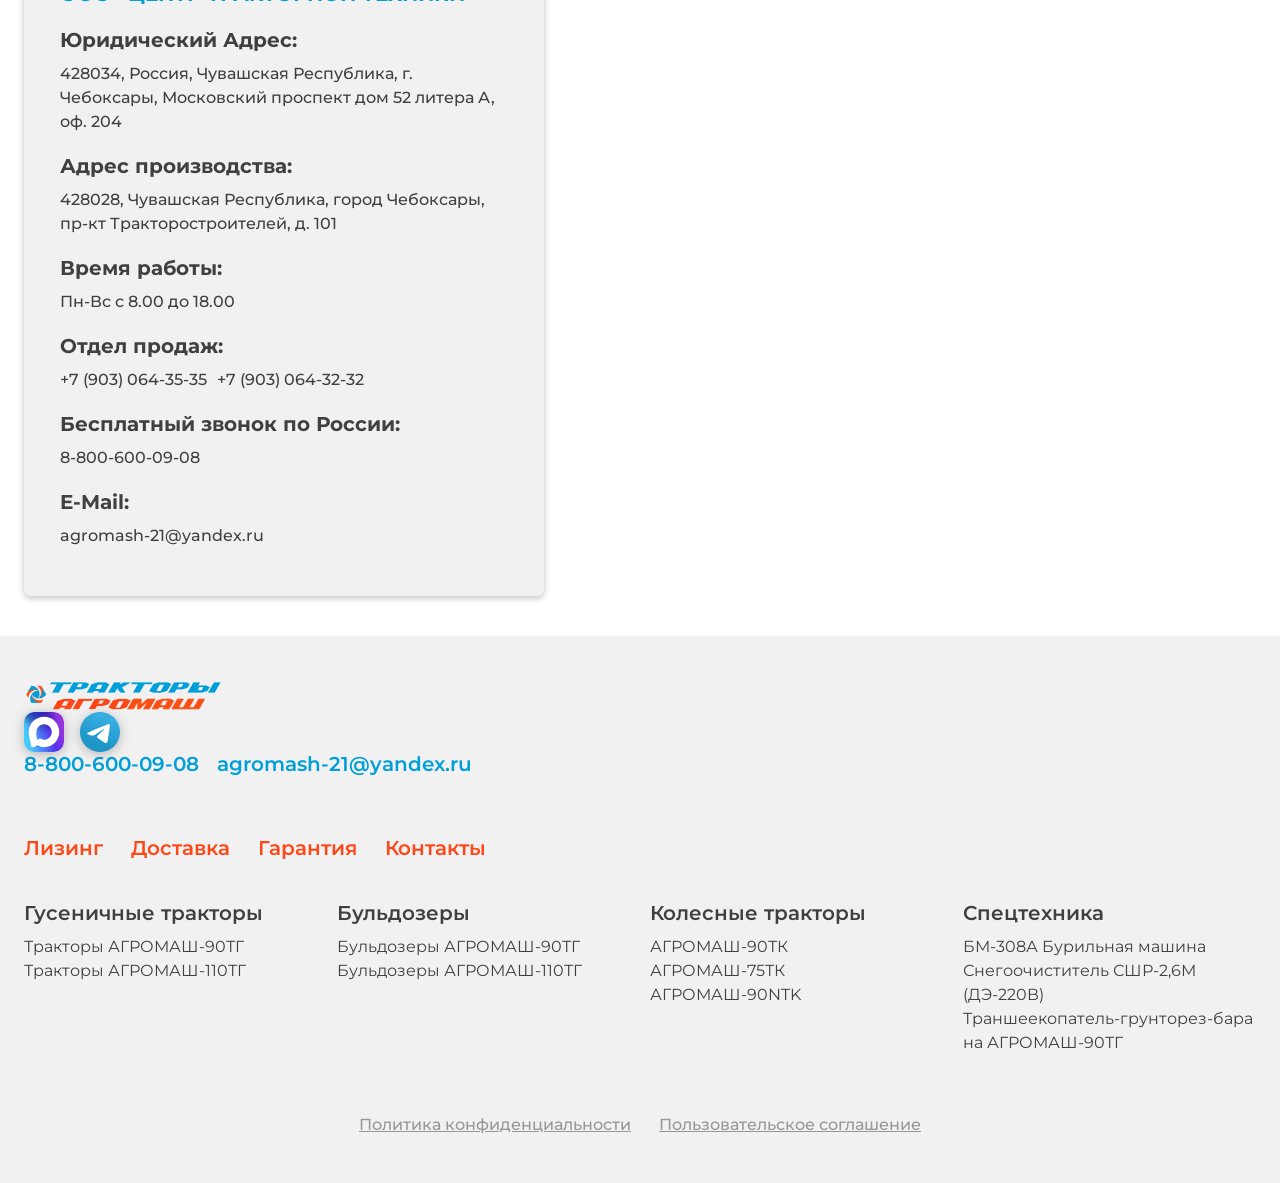
<file: pages/guarantees.html>
<!DOCTYPE html>
<html lang="ru">
<head>
    <meta charset="UTF-8">
    <meta name="viewport" content="width=device-width, initial-scale=1.0">
    <title>Гарантии</title>
    <link rel="stylesheet" href="../assets/libs/swiper-bundle.min.css">
    <link rel="stylesheet" href="../css/main.css">
</head>
<body>
    <header class="header">
        <div class="header__wrapper">
            <div class="header__top">
                <div class="container">
                    <div class="header__top-wrapper">
                        <a href="../index.html" class="header__logo">
                            <img src="../assets/img/icons/header-logo.svg" alt="Логотип">
                        </a>
                        <div class="header__top-middle">
                            <button class="header__catalog-trigger">
                                <div class="header__catalog-trigger-icon">
                                    <span></span>
                                    <span></span>
                                    <span></span> 
                                </div>
                                <span class="header__catalog-trigger-text">Каталог</span>
                            </button>
                            <div class="header__search-wrapper">
                                <form action="" class="header-search header-search--desktop">
                                    <input type="text" name="q" placeholder="Поиск" class="header-search__input" autocomplete="off">
                                    <button class="header-search__btn"  type="submit">
                                        <svg width="16" height="16" viewBox="0 0 16 16" fill="none" xmlns="http://www.w3.org/2000/svg">
                                            <path d="M7.03137 12.3046C7.72386 12.3046 8.40956 12.1682 9.04934 11.9032C9.68911 11.6382 10.2704 11.2497 10.7601 10.7601C11.2497 10.2704 11.6382 9.68911 11.9032 9.04934C12.1682 8.40956 12.3046 7.72386 12.3046 7.03137C12.3046 6.33889 12.1682 5.65318 11.9032 5.01341C11.6382 4.37363 11.2497 3.79232 10.7601 3.30266C10.2704 2.813 9.68911 2.42458 9.04934 2.15957C8.40956 1.89457 7.72386 1.75817 7.03137 1.75817C5.63283 1.75817 4.29157 2.31374 3.30266 3.30266C2.31374 4.29157 1.75817 5.63283 1.75817 7.03137C1.75817 8.42991 2.31374 9.77117 3.30266 10.7601C4.29157 11.749 5.63283 12.3046 7.03137 12.3046ZM12.5858 11.3431L15.7321 14.4894C15.816 14.5706 15.8829 14.6676 15.9289 14.7748C15.9749 14.8821 15.999 14.9974 16 15.1141C16.0009 15.2308 15.9786 15.3465 15.9343 15.4545C15.8901 15.5625 15.8247 15.6606 15.7421 15.743C15.6596 15.8255 15.5614 15.8907 15.4534 15.9348C15.3453 15.9789 15.2296 16.0011 15.1129 16C14.9962 15.9989 14.8809 15.9746 14.7737 15.9284C14.6665 15.8823 14.5696 15.8153 14.4886 15.7313L11.3422 12.5849C9.9294 13.6816 8.15175 14.1987 6.37113 14.0308C4.59051 13.863 2.94078 13.0229 1.75778 11.6815C0.574778 10.3401 -0.0525668 8.59834 0.00345308 6.81071C0.059473 5.02308 0.794647 3.32398 2.05931 2.05931C3.32398 0.794647 5.02308 0.059473 6.81071 0.00345308C8.59834 -0.0525668 10.3401 0.574778 11.6815 1.75778C13.0229 2.94078 13.863 4.59051 14.0308 6.37113C14.1987 8.15175 13.6816 9.9294 12.5849 11.3422L12.5858 11.3431Z" />
                                        </svg>
                                    </button>
                                </form>
                            </div>
                        </div>
                        <div class="header__top-right">
                            <div class="header__contacts-wrapper">
                                <div class="header-contacts">
                                    <div class="header-contacts__top">
                                        <div class="header-contacts__item">
                                            <span class="header-contacts__item-label">Бесплатный звонок по РФ</span>
                                            <a href="" class="header-contacts__item-link phone">8-800-600-09-08</a>
                                        </div>
                                        <div class="header-contacts__top-trigger">
                                            <svg width="16" height="10" viewBox="0 0 16 10" fill="none" xmlns="http://www.w3.org/2000/svg">
                                                <path d="M14.5194 9.67608C14.1224 10.1181 13.4297 10.1185 13.0322 9.67689L8.39949 4.53025C8.00226 4.08895 7.31024 4.08895 6.91301 4.53025L2.2803 9.67689C1.88278 10.1185 1.19014 10.1181 0.793095 9.67608L0.256431 9.07858C-0.0849472 8.6985 -0.0849478 8.12222 0.25643 7.74214L6.91228 0.331781C7.30962 -0.110596 8.00288 -0.110596 8.40022 0.331782L15.0561 7.74215C15.3974 8.12222 15.3974 8.6985 15.0561 9.07858L14.5194 9.67608Z" fill="#979797" />
                                            </svg>
                                        </div>
                                    </div>
                                    <div class="header-contacts__mobile-trigger">
                                        <div class="header-contacts__mobile-trigger-icon">
                                            <svg width="20" height="20" viewBox="0 0 20 20" fill="none" xmlns="http://www.w3.org/2000/svg">
                                                <path d="M6.31635 6.25008C5.13591 7.2531 4.70334 9.08237 5.72261 10.5499C6.67643 11.9231 7.87798 13.1244 9.25089 14.0778C10.7185 15.0968 12.5477 14.6642 13.5506 13.4837L13.5618 13.4889C14.8427 14.0823 16.2034 14.489 17.6 14.6963V17.6H17.5988H17.5957C8.82365 17.6124 2.19063 10.9022 2.20001 2.20395V2.2H5.10331L5.10349 2.20129C5.3108 3.59772 5.71737 4.95719 6.31085 6.23819L6.31635 6.25008ZM17.5988 19.8H18.7C19.3075 19.8 19.8 19.3075 19.8 18.7V13.7475C19.8 13.2023 19.4007 12.7394 18.8615 12.6595L17.9219 12.52C16.7335 12.3437 15.5766 11.9976 14.4865 11.4926L13.6583 11.109C13.1784 10.8867 12.6082 11.0374 12.3009 11.4678L11.926 11.9926C11.5974 12.4527 10.9701 12.5932 10.5057 12.2707C9.34824 11.467 8.33371 10.4526 7.52952 9.29489C7.20699 8.83047 7.34751 8.20314 7.80758 7.87457L8.33228 7.49988C8.76271 7.19247 8.91341 6.62223 8.6911 6.14229L8.30698 5.31336C7.80197 4.22334 7.45605 3.06651 7.27965 1.87824L7.14014 0.938476C7.0601 0.399256 6.5972 0 6.05207 0H1.10001C0.492503 0 1.12498e-05 0.492492 1.12498e-05 1.1V2.20157C-0.0106808 12.1087 7.60125 19.8142 17.5988 19.8Z" fill="#FF4616" />
                                            </svg>
                                        </div>
                                        <svg width="16" height="10" viewBox="0 0 16 10" class="header-contacts__mobile-trigger-icon-arrow" fill="none" xmlns="http://www.w3.org/2000/svg">
                                            <path d="M14.5194 9.67608C14.1224 10.1181 13.4297 10.1185 13.0322 9.67689L8.39949 4.53025C8.00226 4.08895 7.31024 4.08895 6.91301 4.53025L2.2803 9.67689C1.88278 10.1185 1.19014 10.1181 0.793095 9.67608L0.256431 9.07858C-0.0849472 8.6985 -0.0849478 8.12222 0.25643 7.74214L6.91228 0.331781C7.30962 -0.110596 8.00288 -0.110596 8.40022 0.331782L15.0561 7.74215C15.3974 8.12222 15.3974 8.6985 15.0561 9.07858L14.5194 9.67608Z" fill="#979797" />
                                        </svg>
                                    </div>
                                    <div class="header-contacts__dropdown">
                                        <div class="header-contacts__dropdown-wrapper">
                                            <div class="header-contacts__item">
                                                <span class="header-contacts__item-label">Бесплатный звонок по РФ</span>
                                                <a href="" class="header-contacts__item-link phone">8-800-600-09-08</a>
                                            </div>
                                            <div class="header-contacts__item">
                                                <span class="header-contacts__item-label">Отдел продаж</span>
                                                <a href="" class="header-contacts__item-link phone">+7 (903) 064-35-35</a>
                                                <a href="" class="header-contacts__item-link phone">+7 (903) 064-32-32</a>
                                            </div>
                                            <div class="header-contacts__item">
                                                <span class="header-contacts__item-label">E-Mail</span>
                                                <a href="" class="header-contacts__item-link email">agromash-21@yandex.ru</a>
                                            </div>
                                            <div class="header-contacts__item">
                                                <span class="header-contacts__item-label">Время работы</span>
                                                <span class="header-contacts__item-link time">Пн-Вс  с 8.00 до 18.00</span>
                                            </div>
                                            <ul class="header-social">
                                                <li class="header-social__item">
                                                    <a href="/">
                                                        <img src="../assets/img/icons/logo-max.svg" alt="MAX">
                                                    </a>
                                                </li>
                                                <li class="header-social__item">
                                                    <a href="/">
                                                        <img src="../assets/img/icons/logo-tg.svg" alt="TG">
                                                    </a>
                                                </li>
                                            </ul>
                                        </div>
                                    </div>
                                </div>
                            </div>
                            <button class="header__btn">Заказать звонок</button>
                            <button class="btn-menu">
                                <div class="btn-menu__wrapper">
                                    <span></span>
                                    <span></span>
                                    <span></span>
                                </div>
                            </button>
                        </div>
                    </div>
                    
                    <div class="catalog-menu">
                        <div class="catalog-menu__wrapper">
                            <div class="catalog-menu__side">
                                <ul class="catalog-menu-section">
                                    <li class="catalog-menu-section__item">
                                        <a href="./catalog-section.html" class="catalog-menu-section__head">
                                            <span class="catalog-menu-section__head-name">Гусеничные тракторы</span>
                                        </a>
                                        <div class="catalog-menu__subsection">
                                            <div class="catalog-menu__subsection-wrapper">
                                                <div class="catalog-menu__subsection-list">
                                                    <div class="catalog-menu-subsection">
                                                        <a href="" class="catalog-menu-subsection__item">
                                                            <div class="catalog-menu-subsection__item-img">
                                                                <img src="../assets/img/other/subsection.png" alt="">
                                                            </div>
                                                            <span class="catalog-menu-subsection__item-name">Трансмиссия</span>
                                                        </a>
                                                        <a href="" class="catalog-menu-subsection__item">
                                                            <div class="catalog-menu-subsection__item-img">
                                                                <img src="../assets/img/other/subsection.png" alt="">
                                                            </div>
                                                            <span class="catalog-menu-subsection__item-name">Трансмиссия</span>
                                                        </a>
                                                    </div>
                                                </div>
                                            </div>
                                        </div>
                                    </li>
                                    <li class="catalog-menu-section__item">
                                        <a href="./catalog-section.html" class="catalog-menu-section__head">
                                            <span class="catalog-menu-section__head-name">Бульдозеры</span>
                                        </a>
                                        <div class="catalog-menu__subsection">
                                            <div class="catalog-menu__subsection-wrapper">
                                                <div class="catalog-menu__subsection-list">
                                                    
                                                </div>
                                            </div>
                                        </div>
                                    </li>
                                    <li class="catalog-menu-section__item">
                                        <a href="./catalog-section.html" class="catalog-menu-section__head">
                                            <span class="catalog-menu-section__head-name">Колёсные тракторы</span>
                                        </a>
                                        <div class="catalog-menu__subsection">
                                            <div class="catalog-menu__subsection-wrapper">
                                                <div class="catalog-menu__subsection-list">
                                                    
                                                </div>
                                            </div>
                                        </div>
                                    </li>
                                    <li class="catalog-menu-section__item">
                                        <a href="./catalog-section.html" class="catalog-menu-section__head">
                                            <span class="catalog-menu-section__head-name">Навесное оборудование</span>
                                        </a>
                                        <div class="catalog-menu__subsection">
                                            <div class="catalog-menu__subsection-wrapper">
                                                <div class="catalog-menu__subsection-list">
                                                    
                                                </div>
                                            </div>
                                        </div>
                                    </li>
                                    <li class="catalog-menu-section__item">
                                        <a href="./catalog-section-repair.html" class="catalog-menu-section__head">
                                            <span class="catalog-menu-section__head-name">Запчасти</span>
                                        </a>
                                        <div class="catalog-menu__subsection">
                                            <div class="catalog-menu__subsection-wrapper">
                                                <div class="catalog-menu__subsection-list">
                                                    
                                                </div>
                                            </div>
                                        </div>
                                    </li>
                                    <li class="catalog-menu-section__item">
                                        <a href="./catalog-section.html" class="catalog-menu-section__head">
                                            <span class="catalog-menu-section__head-name">Спецтехника</span>
                                        </a>
                                        <div class="catalog-menu__subsection">
                                            <div class="catalog-menu__subsection-wrapper">
                                                <div class="catalog-menu__subsection-list">
                                                    
                                                </div>
                                            </div>
                                        </div>
                                    </li>
                                </ul>
                            </div>
                            <div class="catalog-menu__subsection catalog-menu__subsection--main">
                                <div class="catalog-menu__subsection-wrapper">
                                    <div class="catalog-menu__subsection-list">
                                        <div class="catalog-menu-subsection catalog-menu-subsection--main">
                                            <a href="" class="catalog-menu-subsection__item">
                                                <div class="catalog-menu-subsection__item-img">
                                                    <img src="../assets/img/other/menu-section-1.png" alt="">
                                                </div>
                                                <span class="catalog-menu-subsection__item-name">Трансмиссия1</span>
                                            </a>
                                            <a href="" class="catalog-menu-subsection__item">
                                                <div class="catalog-menu-subsection__item-img">
                                                    <img src="../assets/img/other/menu-section-2.png" alt="">
                                                </div>
                                                <span class="catalog-menu-subsection__item-name">Трансмиссия2</span>
                                            </a>
                                            <a href="" class="catalog-menu-subsection__item">
                                                <div class="catalog-menu-subsection__item-img">
                                                    <img src="../assets/img/other/menu-section-3.png" alt="">
                                                </div>
                                                <span class="catalog-menu-subsection__item-name">Трансмиссия2</span>
                                            </a>
                                        </div>
                                    </div>
                                </div>
                            </div>
                        </div>
                    </div>
                </div>
            </div>
            <div class="header__bottom">
                <div class="container">
                    <nav class="menu">
                        <ul class="menu-nav">
                            <li class="menu-nav__item">
                                <a href="./leasing.html" class="menu-nav__link menu-nav__link--active">Лизинг</a>
                            </li>
                            <li class="menu-nav__item">
                                <a href="./zakupki.html" class="menu-nav__link">Гос.закупки</a>
                            </li>
                            <li class="menu-nav__item">
                                <a href="./subsidies.html" class="menu-nav__link">Субсидии</a>
                            </li>
                            <li class="menu-nav__item">
                                <a href="./about.html" class="menu-nav__link">О производителе</a>
                            </li>
                            <li class="menu-nav__item">
                                <a href="./delivery.html" class="menu-nav__link">Доставка</a>
                            </li>
                            <li class="menu-nav__item">
                                <a href="./guarantees.html" class="menu-nav__link">Гарантия</a>
                            </li>
                            <li class="menu-nav__item">
                                <a href="./contacts.html" class="menu-nav__link">Контакты</a>
                            </li>
                        </ul>
                    </nav>
                </div>
            </div>
        </div>
        <div class="mobile-menu">
            <div class="mobile-menu__wrapper">
                <div class="mobile-menu__search">
                    <form action="" class="header-search header-search--desktop">
                        <input type="text" name="q" placeholder="Поиск" class="header-search__input" autocomplete="off">
                        <button class="header-search__btn"  type="submit">
                            <svg width="16" height="16" viewBox="0 0 16 16" fill="none" xmlns="http://www.w3.org/2000/svg">
                                <path d="M7.03137 12.3046C7.72386 12.3046 8.40956 12.1682 9.04934 11.9032C9.68911 11.6382 10.2704 11.2497 10.7601 10.7601C11.2497 10.2704 11.6382 9.68911 11.9032 9.04934C12.1682 8.40956 12.3046 7.72386 12.3046 7.03137C12.3046 6.33889 12.1682 5.65318 11.9032 5.01341C11.6382 4.37363 11.2497 3.79232 10.7601 3.30266C10.2704 2.813 9.68911 2.42458 9.04934 2.15957C8.40956 1.89457 7.72386 1.75817 7.03137 1.75817C5.63283 1.75817 4.29157 2.31374 3.30266 3.30266C2.31374 4.29157 1.75817 5.63283 1.75817 7.03137C1.75817 8.42991 2.31374 9.77117 3.30266 10.7601C4.29157 11.749 5.63283 12.3046 7.03137 12.3046ZM12.5858 11.3431L15.7321 14.4894C15.816 14.5706 15.8829 14.6676 15.9289 14.7748C15.9749 14.8821 15.999 14.9974 16 15.1141C16.0009 15.2308 15.9786 15.3465 15.9343 15.4545C15.8901 15.5625 15.8247 15.6606 15.7421 15.743C15.6596 15.8255 15.5614 15.8907 15.4534 15.9348C15.3453 15.9789 15.2296 16.0011 15.1129 16C14.9962 15.9989 14.8809 15.9746 14.7737 15.9284C14.6665 15.8823 14.5696 15.8153 14.4886 15.7313L11.3422 12.5849C9.9294 13.6816 8.15175 14.1987 6.37113 14.0308C4.59051 13.863 2.94078 13.0229 1.75778 11.6815C0.574778 10.3401 -0.0525668 8.59834 0.00345308 6.81071C0.059473 5.02308 0.794647 3.32398 2.05931 2.05931C3.32398 0.794647 5.02308 0.059473 6.81071 0.00345308C8.59834 -0.0525668 10.3401 0.574778 11.6815 1.75778C13.0229 2.94078 13.863 4.59051 14.0308 6.37113C14.1987 8.15175 13.6816 9.9294 12.5849 11.3422L12.5858 11.3431Z" />
                            </svg>
                        </button>
                    </form>
                </div>
                <div class="mobile-menu__nav">
                    <ul class="mobile-menu-nav">
                        <li class="mobile-menu-nav__item">
                            <a href="./leasing.html" class="mobile-menu-nav__link mobile-menu-nav__link--active">Лизинг</a>
                        </li>
                        <li class="mobile-menu-nav__item">
                            <a href="./zakupki.html" class="mobile-menu-nav__link">Гос.закупки</a>
                        </li>
                        <li class="mobile-menu-nav__item">
                            <a href="./subsidies.html" class="mobile-menu-nav__link">Субсидии</a>
                        </li>
                        <li class="mobile-menu-nav__item">
                            <a href="./about.html" class="mobile-menu-nav__link">О производителе</a>
                        </li>
                        <li class="mobile-menu-nav__item">
                            <a href="./delivery.html" class="mobile-menu-nav__link">Доставка</a>
                        </li>
                        <li class="mobile-menu-nav__item">
                            <a href="./guarantees.html" class="mobile-menu-nav__link">Гарантия</a>
                        </li>
                        <li class="mobile-menu-nav__item">
                            <a href="./contacts.html" class="mobile-menu-nav__link">Контакты</a>
                        </li>
                    </ul>
                </div>
                <div class="mobile-menu__sections">
                    <div class="mobile-menu__sections-top">
                        <a href="" class="mobile-menu__sections-title">Каталог</a>
                    </div>
                    <div class="mobile-menu__sections-wrapper mobile-menu__sections-wrapper--md">
                        <div class="mobile-menu-sections">
                            <button class="mobile-menu-sections__trigger">Гусеничные тракторы</button>
                            <button class="mobile-menu-sections__trigger">Бульдозеры</button>
                            <button class="mobile-menu-sections__trigger">Колёсные тракторы</button>
                            <button class="mobile-menu-sections__trigger">Навесное оборудование</button>
                            <button class="mobile-menu-sections__trigger">Запчасти</button>
                            <button class="mobile-menu-sections__trigger">Спецтехника</button>
                        </div>
                    </div>
                    <div class="mobile-menu__sections-wrapper mobile-menu__sections-wrapper--xs">
                        <ul class="mobile-menu-section-list">
                            <li class="mobile-menu-section-list__item">
                                <button type="button" class="mobile-menu-section-list__trigger">Гусеничные тракторы</button>
                                <div class="mobile-menu-section-list__content">
                                    <div class="mobile-menu-section-list__content-wrapper">
                                        <a href="" class="mobile-menu-section-list__content-link">Тракторы АРОМАШ 90ТГ</a>
                                        <a href="" class="mobile-menu-section-list__content-link">Тракторы АРОМАШ 90ТГ</a>
                                    </div>
                                </div>
                            </li>
                            <li class="mobile-menu-section-list__item">
                                <button type="button" class="mobile-menu-section-list__trigger">Бульдозеры</button>
                                <div class="mobile-menu-section-list__content">
                                    <div class="mobile-menu-section-list__content-wrapper">
                                        <a href="" class="mobile-menu-section-list__content-link">Тракторы АРОМАШ 90ТГ</a>
                                        <a href="" class="mobile-menu-section-list__content-link">Тракторы АРОМАШ 90ТГ</a>
                                    </div>
                                </div>
                            </li>
                            <li class="mobile-menu-section-list__item">
                                <button type="button" class="mobile-menu-section-list__trigger">Колёсные тракторы</button>
                                <div class="mobile-menu-section-list__content">
                                    <div class="mobile-menu-section-list__content-wrapper">
                                        <a href="" class="mobile-menu-section-list__content-link">Тракторы АРОМАШ 90ТГ</a>
                                        <a href="" class="mobile-menu-section-list__content-link">Тракторы АРОМАШ 90ТГ</a>
                                    </div>
                                </div>
                            </li>
                            <li class="mobile-menu-section-list__item">
                                <button type="button" class="mobile-menu-section-list__trigger">Навесное оборудование</button>
                                <div class="mobile-menu-section-list__content">
                                    <div class="mobile-menu-section-list__content-wrapper">
                                        <a href="" class="mobile-menu-section-list__content-link">Тракторы АРОМАШ 90ТГ</a>
                                        <a href="" class="mobile-menu-section-list__content-link">Тракторы АРОМАШ 90ТГ</a>
                                    </div>
                                </div>
                            </li>
                            <li class="mobile-menu-section-list__item">
                                <button type="button" class="mobile-menu-section-list__trigger">Запчасти</button>
                                <div class="mobile-menu-section-list__content">
                                    <div class="mobile-menu-section-list__content-wrapper">
                                        <a href="" class="mobile-menu-section-list__content-link">Тракторы АРОМАШ 90ТГ</a>
                                        <a href="" class="mobile-menu-section-list__content-link">Тракторы АРОМАШ 90ТГ</a>
                                    </div>
                                </div>
                            </li>
                            <li class="mobile-menu-section-list__item">
                                <button type="button" class="mobile-menu-section-list__trigger">Спецтехника</button>
                                <div class="mobile-menu-section-list__content">
                                    <div class="mobile-menu-section-list__content-wrapper">
                                        <a href="" class="mobile-menu-section-list__content-link">Тракторы АРОМАШ 90ТГ</a>
                                        <a href="" class="mobile-menu-section-list__content-link">Тракторы АРОМАШ 90ТГ</a>
                                    </div>
                                </div>
                            </li>
                        </ul>
                    </div>
                </div>
                <div class="mobile-menu__subsections">
                    <!-- <div class="mobile-menu__subsections-wrapper-secondary">
                        <a href="" class="mobile-menu__subsections-secondary-link">Трансмиссия</a>
                        <a href="" class="mobile-menu__subsections-secondary-link">Трансмиссия</a>
                        <a href="" class="mobile-menu__subsections-secondary-link">Трансмиссия</a>
                        <a href="" class="mobile-menu__subsections-secondary-link">Трансмиссия</a>
                        <a href="" class="mobile-menu__subsections-secondary-link">Трансмиссия</a>
                        <a href="" class="mobile-menu__subsections-secondary-link">Трансмиссия</a>
                    </div> -->
                    <div class="mobile-menu__subsections-wrapper-main">
                        <div class="mobile-menu__subsections-wrapper-main-item">
                            <a href="./catalog-section.html" class="section-card">
                                <div class="section-card__image">
                                    <img src="../assets/img/other/section-card.png" alt="">
                                </div>
                                <span class="section-card__text">Тракторы АРОМАШ 90ТГ</span>
                            </a>
                        </div>
                        <div class="mobile-menu__subsections-wrapper-main-item">
                            <a href="./catalog-section.html" class="section-card">
                                <div class="section-card__image">
                                    <img src="../assets/img/other/section-card.png" alt="">
                                </div>
                                <span class="section-card__text">Тракторы АРОМАШ 90ТГ</span>
                            </a>
                        </div>
                        <div class="mobile-menu__subsections-wrapper-main-item">
                            <a href="./catalog-section.html" class="section-card">
                                <div class="section-card__image">
                                    <img src="../assets/img/other/section-card.png" alt="">
                                </div>
                                <span class="section-card__text">Тракторы АРОМАШ 90ТГ</span>
                            </a>
                        </div>
                    </div>
                </div>
            </div>
        </div>
    </header>

    <main class="main">
        <!-- Хлебные крошки -->
        <section class="section-breadcrumb">
            <div class="container">
                <ul class="breadcrumb">
                    <li class="breadcrumb__item">
                        <a href="../index.html" class="breadcrumb__item-link">Главная</a>
                    </li>
                    <li class="breadcrumb__item">
                        <span class="breadcrumb__item-link breadcrumb__item-link--active">Гарантии</span>
                    </li>
                </ul>
            </div>
        </section>

        <!-- Заголовок -->
        <section class="section-title">
            <div class="container">
                <h1>Гарантии</h1>  
            </div>
        </section>

        <!-- Гарантии -->
        <section class="section">
            <div class="container">
                <div class="guarantees">
                    <div class="guarantees__content">
                        <div class="guarantees__content-top">
                            <p class="guarantees__content-top-title">Официальная заводская гарантия:</p>
                            <p class="guarantees__content-top-value">1 год или 2000 моточасов</p>
                        </div>
                        <ul class="guarantees__content-list">
                            <li class="guarantees__content-list-item">
                                <p class="guarantees__content-list-item-text">Гарантия действует на все агрегаты и узлы</p>
                            </li>
                            <li class="guarantees__content-list-item">
                                <p class="guarantees__content-list-item-text">Только оригинальные запасные части</p>
                            </li>
                            <li class="guarantees__content-list-item">
                                <p class="guarantees__content-list-item-text">Сервисные инженеры проведут консультацию по ТО</p>
                            </li>
                        </ul>
                    </div>
                    <div class="guarantees__grid-wrapper">
                        <div class="guarantees__grid">
                            <div class="guarantees__grid-item">
                                <h3 class="guarantees__grid-item-title">Виды сервиса</h3>
                                <p class="guarantees__grid-item-text">Форматы обслуживания под ваши задачи</p>
                            </div>
                            <div class="guarantees__grid-item">
                                <h3 class="guarantees__grid-item-title">Выездная сервисная бригада </h3>
                                <p class="guarantees__grid-item-text">Диагностика и ремонт на месте</p>
                                <span class="guarantees__grid-item-number">01</span>
                            </div>
                            <div class="guarantees__grid-item">
                                <h3 class="guarantees__grid-item-title">Сервисный центр</h3>
                                <p class="guarantees__grid-item-text">Дложный ремонт, плановое ТО, оригинальные запчасти</p>
                                <span class="guarantees__grid-item-number">02</span>
                            </div>
                            <div class="guarantees__grid-item">
                                <h3 class="guarantees__grid-item-title">Консультации</h3>
                                <p class="guarantees__grid-item-text">По техническому обслуживанию</p>
                                <span class="guarantees__grid-item-number">03</span>
                            </div>
                        </div>
                        <div class="guarantees__grid-big-item">
                            <h3 class="guarantees__grid-big-item-title">В наличии широкий ассортимент оригинальных запчастей</h3>
                            <button class="guarantees__grid-big-item-btn">Заказать запчасти</button>
                        </div>
                    </div>
                    <div class="guarantees__footer">
                        <button class="guarantees__footer-btn guarantees__footer-btn--primary">Вызвать сервисного инженера</button>
                        <button class="guarantees__footer-btn guarantees__footer-btn--secondary">Заказать ТО</button>
                    </div>
                </div>
            </div>
        </section>

        <!-- Контакты -->
        <section class="section">
            <div class="container">
                <div class="contacts-form">
                    <div class="contacts-form__wrapper">
                        <div class="contacts-form__content">
                            <h2 class="contacts-form__title">Оставьте ваши контакты и мы вам перезвоним</h2>
                            <div class="contacts-form__form">
                                <form class="main-form">
                                    <div class="main-form__top">
                                        <div class="main-form__item">
                                            <input type="text" class="input main-form__input" placeholder="Имя">
                                        </div>
                                        <div class="main-form__item">
                                            <input type="phone" class="input main-form__input" placeholder="Телефон">
                                        </div>
                                        <div class="main-form__item">
                                            <input type="email" class="input main-form__input" placeholder="E-Mail">
                                        </div>
                                    </div>
                                    <div class="main-form__bottom">
                                        <div class="main-form__attach-field">
                                            <div class="main-form__attach">
                                                <input type="file" class="main-form__file-input" id="main-form-files" name="attachments" multiple>
                                                <input type="file" class="main-form__file-input" id="main-form-photos" name="photos" multiple accept="image/*">
                                                <button type="button" class="main-form__attach-trigger" aria-expanded="false" aria-haspopup="true" aria-controls="main-form-attach-menu" title="Прикрепить файлы">
                                                    <svg width="11" height="19" viewBox="0 0 11 19" fill="none" xmlns="http://www.w3.org/2000/svg" aria-hidden="true">
                                                        <path fill-rule="evenodd" clip-rule="evenodd" d="M2.41816 0.304094C2.89865 0.103362 3.41419 0 3.93492 0C4.45565 0 4.9712 0.103362 5.45168 0.304094C5.93216 0.504826 6.36802 0.798935 6.73399 1.16937C7.09996 1.53981 7.38876 1.97921 7.58365 2.46209C7.77797 2.94357 7.87507 3.45874 7.86937 3.9779L7.86328 12.8178L7.86319 12.8235C7.85229 13.5134 7.57057 14.1713 7.07883 14.6554C6.58709 15.1394 5.92476 15.4107 5.23477 15.4107C4.54477 15.4107 3.88244 15.1394 3.3907 14.6554C2.89896 14.1713 2.61724 13.5134 2.60634 12.8235L2.60625 12.8175V6.06864C2.60625 5.65442 2.94204 5.31864 3.35625 5.31864C3.77046 5.31864 4.10625 5.65442 4.10625 6.06864V12.8049C4.11225 13.0993 4.23303 13.3797 4.44295 13.5864C4.65409 13.7942 4.93849 13.9107 5.23477 13.9107C5.53104 13.9107 5.81544 13.7942 6.02658 13.5864C6.23655 13.3797 6.35734 13.0992 6.36329 12.8047L6.36938 3.96852L6.36943 3.96423C6.37334 3.64204 6.31326 3.32227 6.19266 3.02348C6.07207 2.72468 5.89337 2.45279 5.66692 2.22358C5.44046 1.99436 5.17077 1.81237 4.87345 1.68817C4.57614 1.56396 4.25714 1.5 3.93492 1.5C3.61271 1.5 3.2937 1.56396 2.99639 1.68817C2.69908 1.81237 2.42938 1.99436 2.20293 2.22358C1.97647 2.4528 1.79777 2.72468 1.67718 3.02348C1.55659 3.32227 1.4965 3.64204 1.50041 3.96423L1.50047 3.96877V12.8766L1.50039 12.882C1.49324 13.3759 1.58435 13.8663 1.76843 14.3247C1.9525 14.7831 2.22586 15.2004 2.57262 15.5522C2.91938 15.904 3.33262 16.1834 3.78831 16.3741C4.244 16.5648 4.73305 16.663 5.22703 16.663C5.72101 16.663 6.21006 16.5648 6.66575 16.3741C7.12144 16.1834 7.53468 15.904 7.88144 15.5522C8.2282 15.2004 8.50156 14.7831 8.68563 14.3247C8.86971 13.8663 8.96082 13.3759 8.95367 12.882L8.95359 12.8766V4.55645C8.95359 4.14224 9.28938 3.80645 9.70359 3.80645C10.1178 3.80645 10.4536 4.14224 10.4536 4.55645V12.8659C10.4628 13.5567 10.3351 14.2425 10.0776 14.8837C9.81945 15.5266 9.43606 16.1117 8.94975 16.6052C8.46343 17.0986 7.88387 17.4904 7.24479 17.7578C6.6057 18.0252 5.91982 18.163 5.22703 18.163C4.53424 18.163 3.84837 18.0252 3.20928 17.7578C2.57019 17.4904 1.99063 17.0986 1.50432 16.6052C1.018 16.1117 0.634615 15.5266 0.376459 14.8837C0.119002 14.2425 -0.00878377 13.5567 0.000468823 12.8659V3.97764C-0.00519739 3.45857 0.0919032 2.94349 0.286194 2.46209C0.481082 1.9792 0.769882 1.53981 1.13585 1.16937C1.50182 0.798935 1.93768 0.504826 2.41816 0.304094Z" fill="#FF4616" />
                                                    </svg>
                                                </button>
                                                <div class="main-form__attach-menu" id="main-form-attach-menu" role="menu" hidden>
                                                    <button type="button" class="main-form__attach-menu-item" role="menuitem" data-target="main-form-files">
                                                        <svg width="20" height="20" viewBox="0 0 20 20" fill="none" xmlns="http://www.w3.org/2000/svg">
                                                            <path fill-rule="evenodd" clip-rule="evenodd" d="M2.8125 3.75C2.56386 3.75 2.3254 3.84877 2.14959 4.02459C1.97377 4.2004 1.875 4.43886 1.875 4.6875V15.3125C1.875 15.5611 1.97377 15.7996 2.14959 15.9754C2.3254 16.1512 2.56386 16.25 2.8125 16.25H17.1875C17.4361 16.25 17.6746 16.1512 17.8504 15.9754C18.0262 15.7996 18.125 15.5611 18.125 15.3125V5.9375C18.125 5.68886 18.0262 5.4504 17.8504 5.27459C17.6746 5.09877 17.4361 5 17.1875 5H8.59805C8.16615 4.99999 7.74391 4.87213 7.38456 4.63253C7.38455 4.63252 7.38453 4.63251 7.38452 4.6325L6.29702 3.9075C6.14301 3.80481 5.96205 3.75001 5.77695 3.75C5.77695 3.75 5.77696 3.75 5.77695 3.75H2.8125ZM1.2657 3.1407C1.67594 2.73047 2.23234 2.5 2.8125 2.5H5.77695C6.20885 2.50001 6.63109 2.62787 6.99044 2.86747C6.99045 2.86748 6.99047 2.86749 6.99048 2.8675L8.07798 3.5925C8.23199 3.69519 8.41295 3.74999 8.59805 3.75C8.59804 3.75 8.59805 3.75 8.59805 3.75H17.1875C17.7677 3.75 18.3241 3.98047 18.7343 4.3907C19.1445 4.80094 19.375 5.35734 19.375 5.9375V15.3125C19.375 15.8927 19.1445 16.4491 18.7343 16.8593C18.3241 17.2695 17.7677 17.5 17.1875 17.5H2.8125C2.23234 17.5 1.67594 17.2695 1.2657 16.8593C0.855468 16.4491 0.625 15.8927 0.625 15.3125V4.6875C0.625 4.10734 0.855468 3.55094 1.2657 3.1407Z" fill="#404040" />
                                                            <path fill-rule="evenodd" clip-rule="evenodd" d="M0.625 7.5C0.625 7.15482 0.904822 6.875 1.25 6.875H18.75C19.0952 6.875 19.375 7.15482 19.375 7.5C19.375 7.84518 19.0952 8.125 18.75 8.125H1.25C0.904822 8.125 0.625 7.84518 0.625 7.5Z" fill="#404040" />
                                                        </svg>
                                                        <span>Выбрать файлы</span>
                                                    </button>
                                                    <button type="button" class="main-form__attach-menu-item" role="menuitem" data-target="main-form-photos">
                                                        <svg width="20" height="20" viewBox="0 0 20 20" fill="none" xmlns="http://www.w3.org/2000/svg">
                                                            <path d="M3.3335 13.333L7.15498 9.51152C7.80586 8.86065 8.86113 8.86064 9.51201 9.51152L13.3335 13.333M11.6668 11.6663L12.9883 10.3449C13.6392 9.69398 14.6945 9.69398 15.3453 10.3449L16.6668 11.6663M11.6668 6.66634H11.6752M5.00016 16.6663H15.0002C15.9206 16.6663 16.6668 15.9201 16.6668 14.9997V4.99967C16.6668 4.0792 15.9206 3.33301 15.0002 3.33301H5.00016C4.07969 3.33301 3.3335 4.0792 3.3335 4.99967V14.9997C3.3335 15.9201 4.07969 16.6663 5.00016 16.6663Z" stroke="#404040" stroke-width="1.5" stroke-linecap="round" stroke-linejoin="round" />
                                                        </svg>
                                                        <span>Медиатека</span>
                                                    </button>
                                                </div>
                                            </div>
                                        </div>
                                        <button class="main-form__btn">Получить лучшую цену</button>
                                        <div class="main-form__checkbox">
                                            <label class="checkbox">
                                                <input type="checkbox" checked>
                                                <span>Я даю согласие на отправку и обработку своих персональных данных</span>
                                            </label>
                                        </div>
                                    </div>
                                </form>
                            </div>
                        </div>
                        <img src="../assets/img/icons/form-logo.svg" alt="Логотип" class="main-form__img">
                    </div>
                </div>
                <div class="contacts">
                    <div class="contacts__wrapper">
                        <div class="contacts__info">
                            <h2 class="contacts__info-title">ООО «ЦЕНТР ТРАКТОРНОЙ ТЕХНИКИ»</h2>
                            <ul class="contacts__info-list">
                                <li class="contacts__info-list-item">
                                    <span class="contacts__info-list-item-title">Юридический Адрес:</span>
                                    <p class="contacts__info-list-item-value">428034, Россия, Чувашская
                                        Республика, г. Чебоксары, Московский проспект
                                        дом 52 литера А, оф. 204</p>
                                </li>
                                <li class="contacts__info-list-item">
                                    <span class="contacts__info-list-item-title">Адрес производства:</span>
                                    <p class="contacts__info-list-item-value">428028, Чувашская Республика,
                                        город Чебоксары, пр-кт Тракторостроителей, д. 101</p>
                                </li>
                                <li class="contacts__info-list-item">
                                    <span class="contacts__info-list-item-title">Время работы:</span>
                                    <p class="contacts__info-list-item-value">Пн-Вс  с 8.00 до 18.00</p>
                                </li>
                                <li class="contacts__info-list-item">
                                    <span class="contacts__info-list-item-title">Отдел продаж:</span>
                                    <ul class="contacts__info-list-item-list">
                                        <li>
                                            <a href="tel:8-800-600-09-08" class="contacts__info-list-item-value">+7 (903) 064-35-35</a>
                                        </li>
                                        <li>
                                            <a href="tel:8-800-600-09-08" class="contacts__info-list-item-value">+7 (903) 064-32-32</a>
                                        </li>
                                    </ul>
                                </li>
                                <li class="contacts__info-list-item">
                                    <span class="contacts__info-list-item-title">Бесплатный звонок по России:</span>
                                    <a href="tel:8-800-600-09-08" class="contacts__info-list-item-value">8-800-600-09-08</a>
                                </li>
                                <li class="contacts__info-list-item">
                                    <span class="contacts__info-list-item-title">E-Mail:</span>
                                    <a href="mailto:agromash-21@yandex.ru" class="contacts__info-list-item-value">agromash-21@yandex.ru</a>
                                </li>
                            </ul>
                        </div>
                        <div class="contacts__map">
                            <iframe src="https://yandex.ru/map-widget/v1/?um=constructor%3Af4bc3d5ed1b7fd2ab337f779e65f8209770d96c3f3da37669c4b659a8b2656c7&amp;source=constructor" frameborder="0"></iframe>
                        </div>
                    </div>
                </div>
            </div>
        </section>
    </main>

    <footer class="footer">
        <div class="container">
            <div class="footer__wrapper">
                <div class="footer__left">
                    <a href="">
                        <img src="../assets/img/icons/footer-logo.png" alt="Логотип">
                    </a>
                    <ul class="footer-social">
                        <li class="footer-social__item">
                            <a href="/">
                                <img src="../assets/img/icons/logo-max.svg" alt="MAX">
                            </a>
                        </li>
                        <li class="footer-social__item">
                            <a href="/">
                                <img src="../assets/img/icons/logo-tg.svg" alt="TG">
                            </a>
                        </li>
                    </ul>
                    <ul class="footer-contacts">
                        <li class="footer-contacts__item">
                            <a href="tel:8-800-600-09-08" class="footer-contacts__link">8-800-600-09-08</a>
                        </li>
                        <li class="footer-contacts__item">
                            <a href="mailto:agromash-21@yandex.ru" class="footer-contacts__link">agromash-21@yandex.ru</a>
                        </li>
                    </ul>
                </div>
                <div class="footer__right">
                    <ul class="footer-menu">
                        <li class="footer-menu__item">
                            <a href="/" class="footer-menu__link">Лизинг</a>
                        </li>
                        <li class="footer-menu__item">
                            <a href="/" class="footer-menu__link">Доставка</a>
                        </li>
                        <li class="footer-menu__item">
                            <a href="/" class="footer-menu__link">Гарантия</a>
                        </li>
                        <li class="footer-menu__item">
                            <a href="/" class="footer-menu__link">Контакты</a>
                        </li>
                    </ul>
                    <div class="footer__row">
                        <div class="footer__col">
                            <a href="/" class="footer__col-head">Гусеничные тракторы</a>
                            <ul class="footer__col-list">
                                <li><a href="/" class="footer__col-link">Тракторы АГРОМАШ-90ТГ</a></li>
                                <li><a href="/" class="footer__col-link">Тракторы АГРОМАШ-110ТГ</a></li>
                            </ul>
                        </div>
                        <div class="footer__col">
                            <a href="/" class="footer__col-head">Бульдозеры</a>
                            <ul class="footer__col-list">
                                <li><a href="/" class="footer__col-link">Бульдозеры АГРОМАШ-90ТГ</a></li>
                                <li><a href="/" class="footer__col-link">Бульдозеры АГРОМАШ-110ТГ</a></li>
                            </ul>
                        </div>
                        <div class="footer__col">
                            <a href="/" class="footer__col-head">Колесные тракторы</a>
                            <ul class="footer__col-list">
                                <li><a href="/" class="footer__col-link">АГРОМАШ-90ТК</a></li>
                                <li><a href="/" class="footer__col-link">АГРОМАШ-75ТК</a></li>
                                <li><a href="/" class="footer__col-link">АГРОМАШ-90NTK</a></li>
                            </ul>
                        </div>
                        <div class="footer__col">
                            <a href="/" class="footer__col-head">Спецтехника</a>
                            <ul class="footer__col-list">
                                <li><a href="/" class="footer__col-link">БМ-308А Бурильная машина</a></li>
                                <li><a href="/" class="footer__col-link">Снегоочиститель СШР-2,6М (ДЭ-220В)</a></li>
                                <li><a href="/" class="footer__col-link">Траншеекопатель-грунторез-бара на АГРОМАШ-90ТГ</a></li>
                            </ul>
                        </div>
                    </div>
                </div>
            </div>
            <div class="footer__bottom">
                <ul class="footer__bottom-list">
                    <li><a href="/">Политика конфиденциальности</a></li>
                    <li><a href="/">Пользовательское соглашение</a></li>
                </ul>
            </div>
        </div>
    </footer>

    <script src="../assets/libs/jquery.min.js"></script>
    <script src="../assets/libs/swiper-bundle.min.js"></script>
    <script src="../assets/js/script.js"></script>
    <script src="../assets/js/swiper.js"></script>
</body>
</html>
</file>
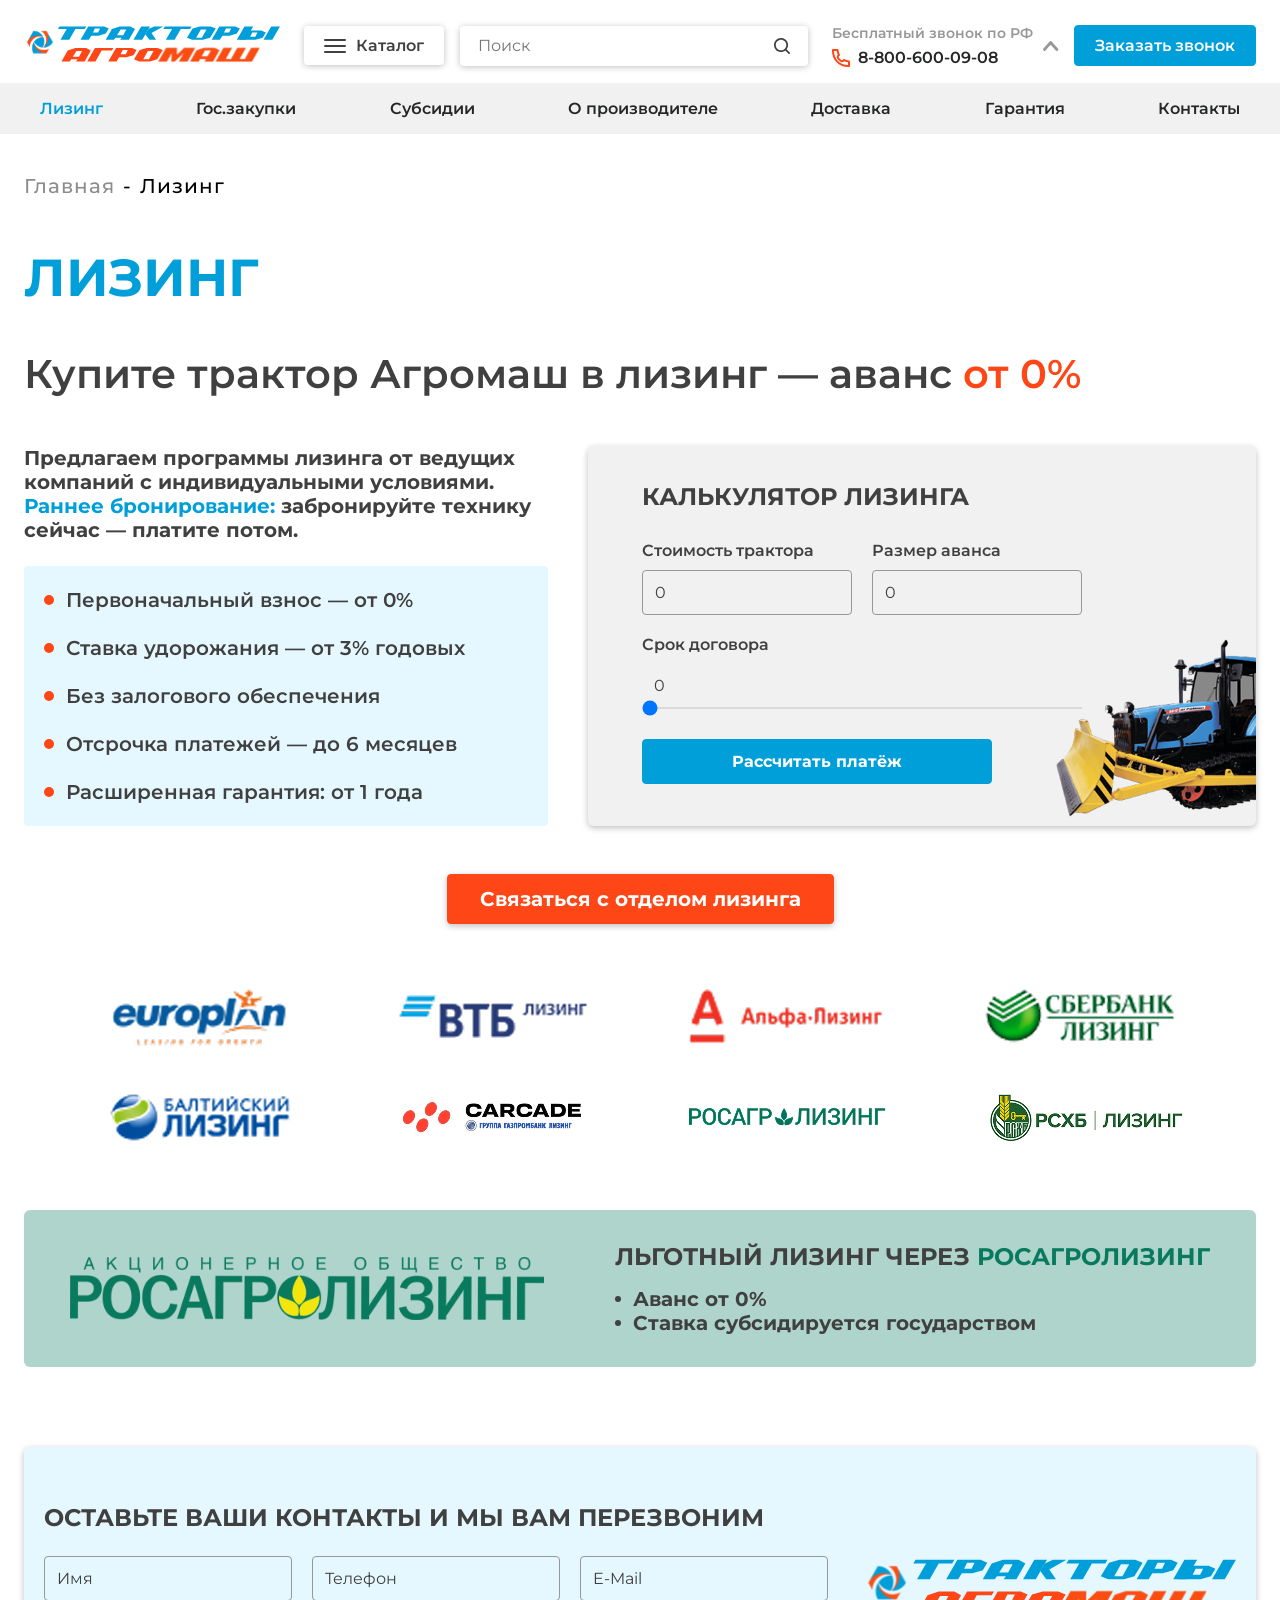
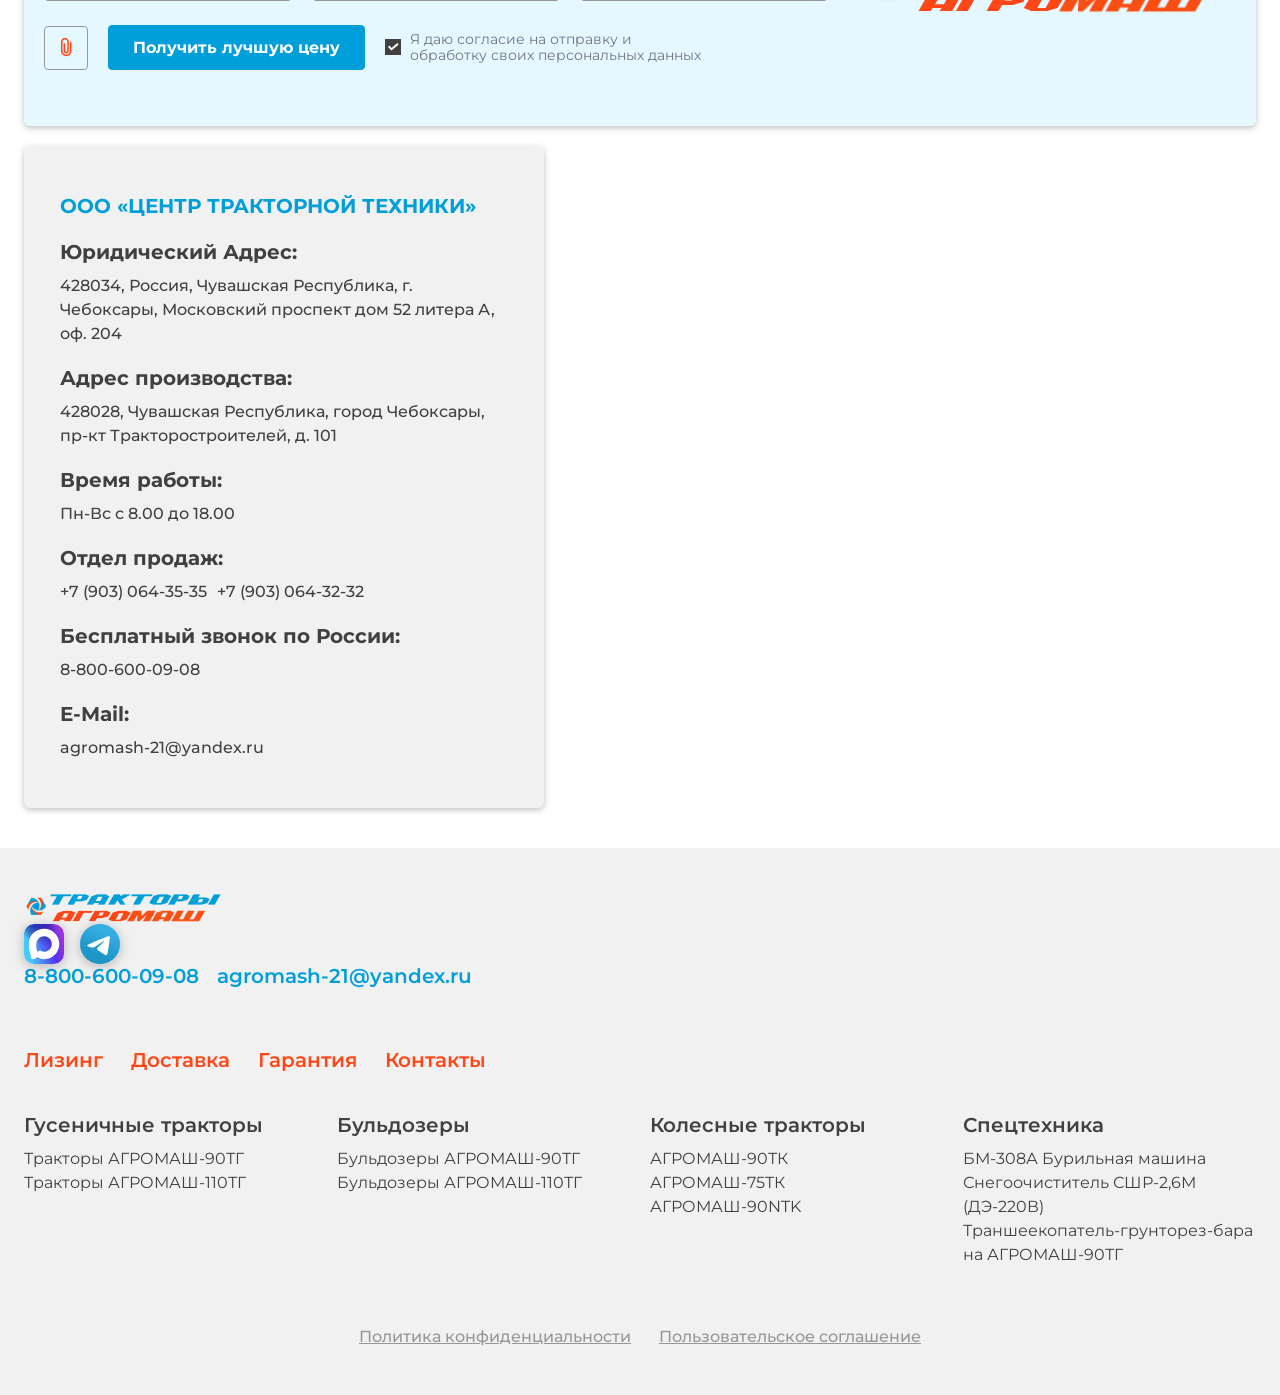
<file: pages/leasing.html>
<!DOCTYPE html>
<html lang="ru">
<head>
    <meta charset="UTF-8">
    <meta name="viewport" content="width=device-width, initial-scale=1.0">
    <title>Лизинг</title>
    <link rel="stylesheet" href="../assets/libs/swiper-bundle.min.css">
    <link rel="stylesheet" href="../css/main.css">
</head>
<body>
    <header class="header">
        <div class="header__wrapper">
            <div class="header__top">
                <div class="container">
                    <div class="header__top-wrapper">
                        <a href="../index.html" class="header__logo">
                            <img src="../assets/img/icons/header-logo.svg" alt="Логотип">
                        </a>
                        <div class="header__top-middle">
                            <button class="header__catalog-trigger">
                                <div class="header__catalog-trigger-icon">
                                    <span></span>
                                    <span></span>
                                    <span></span> 
                                </div>
                                <span class="header__catalog-trigger-text">Каталог</span>
                            </button>
                            <div class="header__search-wrapper">
                                <form action="" class="header-search header-search--desktop">
                                    <input type="text" name="q" placeholder="Поиск" class="header-search__input" autocomplete="off">
                                    <button class="header-search__btn"  type="submit">
                                        <svg width="16" height="16" viewBox="0 0 16 16" fill="none" xmlns="http://www.w3.org/2000/svg">
                                            <path d="M7.03137 12.3046C7.72386 12.3046 8.40956 12.1682 9.04934 11.9032C9.68911 11.6382 10.2704 11.2497 10.7601 10.7601C11.2497 10.2704 11.6382 9.68911 11.9032 9.04934C12.1682 8.40956 12.3046 7.72386 12.3046 7.03137C12.3046 6.33889 12.1682 5.65318 11.9032 5.01341C11.6382 4.37363 11.2497 3.79232 10.7601 3.30266C10.2704 2.813 9.68911 2.42458 9.04934 2.15957C8.40956 1.89457 7.72386 1.75817 7.03137 1.75817C5.63283 1.75817 4.29157 2.31374 3.30266 3.30266C2.31374 4.29157 1.75817 5.63283 1.75817 7.03137C1.75817 8.42991 2.31374 9.77117 3.30266 10.7601C4.29157 11.749 5.63283 12.3046 7.03137 12.3046ZM12.5858 11.3431L15.7321 14.4894C15.816 14.5706 15.8829 14.6676 15.9289 14.7748C15.9749 14.8821 15.999 14.9974 16 15.1141C16.0009 15.2308 15.9786 15.3465 15.9343 15.4545C15.8901 15.5625 15.8247 15.6606 15.7421 15.743C15.6596 15.8255 15.5614 15.8907 15.4534 15.9348C15.3453 15.9789 15.2296 16.0011 15.1129 16C14.9962 15.9989 14.8809 15.9746 14.7737 15.9284C14.6665 15.8823 14.5696 15.8153 14.4886 15.7313L11.3422 12.5849C9.9294 13.6816 8.15175 14.1987 6.37113 14.0308C4.59051 13.863 2.94078 13.0229 1.75778 11.6815C0.574778 10.3401 -0.0525668 8.59834 0.00345308 6.81071C0.059473 5.02308 0.794647 3.32398 2.05931 2.05931C3.32398 0.794647 5.02308 0.059473 6.81071 0.00345308C8.59834 -0.0525668 10.3401 0.574778 11.6815 1.75778C13.0229 2.94078 13.863 4.59051 14.0308 6.37113C14.1987 8.15175 13.6816 9.9294 12.5849 11.3422L12.5858 11.3431Z" />
                                        </svg>
                                    </button>
                                </form>
                            </div>
                        </div>
                        <div class="header__top-right">
                            <div class="header__contacts-wrapper">
                                <div class="header-contacts">
                                    <div class="header-contacts__top">
                                        <div class="header-contacts__item">
                                            <span class="header-contacts__item-label">Бесплатный звонок по РФ</span>
                                            <a href="" class="header-contacts__item-link phone">8-800-600-09-08</a>
                                        </div>
                                        <div class="header-contacts__top-trigger">
                                            <svg width="16" height="10" viewBox="0 0 16 10" fill="none" xmlns="http://www.w3.org/2000/svg">
                                                <path d="M14.5194 9.67608C14.1224 10.1181 13.4297 10.1185 13.0322 9.67689L8.39949 4.53025C8.00226 4.08895 7.31024 4.08895 6.91301 4.53025L2.2803 9.67689C1.88278 10.1185 1.19014 10.1181 0.793095 9.67608L0.256431 9.07858C-0.0849472 8.6985 -0.0849478 8.12222 0.25643 7.74214L6.91228 0.331781C7.30962 -0.110596 8.00288 -0.110596 8.40022 0.331782L15.0561 7.74215C15.3974 8.12222 15.3974 8.6985 15.0561 9.07858L14.5194 9.67608Z" fill="#979797" />
                                            </svg>
                                        </div>
                                    </div>
                                    <div class="header-contacts__mobile-trigger">
                                        <div class="header-contacts__mobile-trigger-icon">
                                            <svg width="20" height="20" viewBox="0 0 20 20" fill="none" xmlns="http://www.w3.org/2000/svg">
                                                <path d="M6.31635 6.25008C5.13591 7.2531 4.70334 9.08237 5.72261 10.5499C6.67643 11.9231 7.87798 13.1244 9.25089 14.0778C10.7185 15.0968 12.5477 14.6642 13.5506 13.4837L13.5618 13.4889C14.8427 14.0823 16.2034 14.489 17.6 14.6963V17.6H17.5988H17.5957C8.82365 17.6124 2.19063 10.9022 2.20001 2.20395V2.2H5.10331L5.10349 2.20129C5.3108 3.59772 5.71737 4.95719 6.31085 6.23819L6.31635 6.25008ZM17.5988 19.8H18.7C19.3075 19.8 19.8 19.3075 19.8 18.7V13.7475C19.8 13.2023 19.4007 12.7394 18.8615 12.6595L17.9219 12.52C16.7335 12.3437 15.5766 11.9976 14.4865 11.4926L13.6583 11.109C13.1784 10.8867 12.6082 11.0374 12.3009 11.4678L11.926 11.9926C11.5974 12.4527 10.9701 12.5932 10.5057 12.2707C9.34824 11.467 8.33371 10.4526 7.52952 9.29489C7.20699 8.83047 7.34751 8.20314 7.80758 7.87457L8.33228 7.49988C8.76271 7.19247 8.91341 6.62223 8.6911 6.14229L8.30698 5.31336C7.80197 4.22334 7.45605 3.06651 7.27965 1.87824L7.14014 0.938476C7.0601 0.399256 6.5972 0 6.05207 0H1.10001C0.492503 0 1.12498e-05 0.492492 1.12498e-05 1.1V2.20157C-0.0106808 12.1087 7.60125 19.8142 17.5988 19.8Z" fill="#FF4616" />
                                            </svg>
                                        </div>
                                        <svg width="16" height="10" viewBox="0 0 16 10" class="header-contacts__mobile-trigger-icon-arrow" fill="none" xmlns="http://www.w3.org/2000/svg">
                                            <path d="M14.5194 9.67608C14.1224 10.1181 13.4297 10.1185 13.0322 9.67689L8.39949 4.53025C8.00226 4.08895 7.31024 4.08895 6.91301 4.53025L2.2803 9.67689C1.88278 10.1185 1.19014 10.1181 0.793095 9.67608L0.256431 9.07858C-0.0849472 8.6985 -0.0849478 8.12222 0.25643 7.74214L6.91228 0.331781C7.30962 -0.110596 8.00288 -0.110596 8.40022 0.331782L15.0561 7.74215C15.3974 8.12222 15.3974 8.6985 15.0561 9.07858L14.5194 9.67608Z" fill="#979797" />
                                        </svg>
                                    </div>
                                    <div class="header-contacts__dropdown">
                                        <div class="header-contacts__dropdown-wrapper">
                                            <div class="header-contacts__item">
                                                <span class="header-contacts__item-label">Бесплатный звонок по РФ</span>
                                                <a href="" class="header-contacts__item-link phone">8-800-600-09-08</a>
                                            </div>
                                            <div class="header-contacts__item">
                                                <span class="header-contacts__item-label">Отдел продаж</span>
                                                <a href="" class="header-contacts__item-link phone">+7 (903) 064-35-35</a>
                                                <a href="" class="header-contacts__item-link phone">+7 (903) 064-32-32</a>
                                            </div>
                                            <div class="header-contacts__item">
                                                <span class="header-contacts__item-label">E-Mail</span>
                                                <a href="" class="header-contacts__item-link email">agromash-21@yandex.ru</a>
                                            </div>
                                            <div class="header-contacts__item">
                                                <span class="header-contacts__item-label">Время работы</span>
                                                <span class="header-contacts__item-link time">Пн-Вс  с 8.00 до 18.00</span>
                                            </div>
                                            <ul class="header-social">
                                                <li class="header-social__item">
                                                    <a href="/">
                                                        <img src="../assets/img/icons/logo-max.svg" alt="MAX">
                                                    </a>
                                                </li>
                                                <li class="header-social__item">
                                                    <a href="/">
                                                        <img src="../assets/img/icons/logo-tg.svg" alt="TG">
                                                    </a>
                                                </li>
                                            </ul>
                                        </div>
                                    </div>
                                </div>
                            </div>
                            <button class="header__btn">Заказать звонок</button>
                            <button class="btn-menu">
                                <div class="btn-menu__wrapper">
                                    <span></span>
                                    <span></span>
                                    <span></span>
                                </div>
                            </button>
                        </div>
                    </div>
                    
                    <div class="catalog-menu">
                        <div class="catalog-menu__wrapper">
                            <div class="catalog-menu__side">
                                <ul class="catalog-menu-section">
                                    <li class="catalog-menu-section__item">
                                        <a href="./catalog-section.html" class="catalog-menu-section__head">
                                            <span class="catalog-menu-section__head-name">Гусеничные тракторы</span>
                                        </a>
                                        <div class="catalog-menu__subsection">
                                            <div class="catalog-menu__subsection-wrapper">
                                                <div class="catalog-menu__subsection-list">
                                                    <div class="catalog-menu-subsection">
                                                        <a href="" class="catalog-menu-subsection__item">
                                                            <div class="catalog-menu-subsection__item-img">
                                                                <img src="../assets/img/other/subsection.png" alt="">
                                                            </div>
                                                            <span class="catalog-menu-subsection__item-name">Трансмиссия</span>
                                                        </a>
                                                        <a href="" class="catalog-menu-subsection__item">
                                                            <div class="catalog-menu-subsection__item-img">
                                                                <img src="../assets/img/other/subsection.png" alt="">
                                                            </div>
                                                            <span class="catalog-menu-subsection__item-name">Трансмиссия</span>
                                                        </a>
                                                    </div>
                                                </div>
                                            </div>
                                        </div>
                                    </li>
                                    <li class="catalog-menu-section__item">
                                        <a href="./catalog-section.html" class="catalog-menu-section__head">
                                            <span class="catalog-menu-section__head-name">Бульдозеры</span>
                                        </a>
                                        <div class="catalog-menu__subsection">
                                            <div class="catalog-menu__subsection-wrapper">
                                                <div class="catalog-menu__subsection-list">
                                                    
                                                </div>
                                            </div>
                                        </div>
                                    </li>
                                    <li class="catalog-menu-section__item">
                                        <a href="./catalog-section.html" class="catalog-menu-section__head">
                                            <span class="catalog-menu-section__head-name">Колёсные тракторы</span>
                                        </a>
                                        <div class="catalog-menu__subsection">
                                            <div class="catalog-menu__subsection-wrapper">
                                                <div class="catalog-menu__subsection-list">
                                                    
                                                </div>
                                            </div>
                                        </div>
                                    </li>
                                    <li class="catalog-menu-section__item">
                                        <a href="./catalog-section.html" class="catalog-menu-section__head">
                                            <span class="catalog-menu-section__head-name">Навесное оборудование</span>
                                        </a>
                                        <div class="catalog-menu__subsection">
                                            <div class="catalog-menu__subsection-wrapper">
                                                <div class="catalog-menu__subsection-list">
                                                    
                                                </div>
                                            </div>
                                        </div>
                                    </li>
                                    <li class="catalog-menu-section__item">
                                        <a href="./catalog-section-repair.html" class="catalog-menu-section__head">
                                            <span class="catalog-menu-section__head-name">Запчасти</span>
                                        </a>
                                        <div class="catalog-menu__subsection">
                                            <div class="catalog-menu__subsection-wrapper">
                                                <div class="catalog-menu__subsection-list">
                                                    
                                                </div>
                                            </div>
                                        </div>
                                    </li>
                                    <li class="catalog-menu-section__item">
                                        <a href="./catalog-section.html" class="catalog-menu-section__head">
                                            <span class="catalog-menu-section__head-name">Спецтехника</span>
                                        </a>
                                        <div class="catalog-menu__subsection">
                                            <div class="catalog-menu__subsection-wrapper">
                                                <div class="catalog-menu__subsection-list">
                                                    
                                                </div>
                                            </div>
                                        </div>
                                    </li>
                                </ul>
                            </div>
                            <div class="catalog-menu__subsection catalog-menu__subsection--main">
                                <div class="catalog-menu__subsection-wrapper">
                                    <div class="catalog-menu__subsection-list">
                                        <div class="catalog-menu-subsection catalog-menu-subsection--main">
                                            <a href="" class="catalog-menu-subsection__item">
                                                <div class="catalog-menu-subsection__item-img">
                                                    <img src="../assets/img/other/menu-section-1.png" alt="">
                                                </div>
                                                <span class="catalog-menu-subsection__item-name">Трансмиссия1</span>
                                            </a>
                                            <a href="" class="catalog-menu-subsection__item">
                                                <div class="catalog-menu-subsection__item-img">
                                                    <img src="../assets/img/other/menu-section-2.png" alt="">
                                                </div>
                                                <span class="catalog-menu-subsection__item-name">Трансмиссия2</span>
                                            </a>
                                            <a href="" class="catalog-menu-subsection__item">
                                                <div class="catalog-menu-subsection__item-img">
                                                    <img src="../assets/img/other/menu-section-3.png" alt="">
                                                </div>
                                                <span class="catalog-menu-subsection__item-name">Трансмиссия2</span>
                                            </a>
                                        </div>
                                    </div>
                                </div>
                            </div>
                        </div>
                    </div>
                </div>
            </div>
            <div class="header__bottom">
                <div class="container">
                    <nav class="menu">
                        <ul class="menu-nav">
                            <li class="menu-nav__item">
                                <a href="./leasing.html" class="menu-nav__link menu-nav__link--active">Лизинг</a>
                            </li>
                            <li class="menu-nav__item">
                                <a href="./zakupki.html" class="menu-nav__link">Гос.закупки</a>
                            </li>
                            <li class="menu-nav__item">
                                <a href="./subsidies.html" class="menu-nav__link">Субсидии</a>
                            </li>
                            <li class="menu-nav__item">
                                <a href="./about.html" class="menu-nav__link">О производителе</a>
                            </li>
                            <li class="menu-nav__item">
                                <a href="./delivery.html" class="menu-nav__link">Доставка</a>
                            </li>
                            <li class="menu-nav__item">
                                <a href="./guarantees.html" class="menu-nav__link">Гарантия</a>
                            </li>
                            <li class="menu-nav__item">
                                <a href="./contacts.html" class="menu-nav__link">Контакты</a>
                            </li>
                        </ul>
                    </nav>
                </div>
            </div>
        </div>
        <div class="mobile-menu">
            <div class="mobile-menu__wrapper">
                <div class="mobile-menu__search">
                    <form action="" class="header-search header-search--desktop">
                        <input type="text" name="q" placeholder="Поиск" class="header-search__input" autocomplete="off">
                        <button class="header-search__btn"  type="submit">
                            <svg width="16" height="16" viewBox="0 0 16 16" fill="none" xmlns="http://www.w3.org/2000/svg">
                                <path d="M7.03137 12.3046C7.72386 12.3046 8.40956 12.1682 9.04934 11.9032C9.68911 11.6382 10.2704 11.2497 10.7601 10.7601C11.2497 10.2704 11.6382 9.68911 11.9032 9.04934C12.1682 8.40956 12.3046 7.72386 12.3046 7.03137C12.3046 6.33889 12.1682 5.65318 11.9032 5.01341C11.6382 4.37363 11.2497 3.79232 10.7601 3.30266C10.2704 2.813 9.68911 2.42458 9.04934 2.15957C8.40956 1.89457 7.72386 1.75817 7.03137 1.75817C5.63283 1.75817 4.29157 2.31374 3.30266 3.30266C2.31374 4.29157 1.75817 5.63283 1.75817 7.03137C1.75817 8.42991 2.31374 9.77117 3.30266 10.7601C4.29157 11.749 5.63283 12.3046 7.03137 12.3046ZM12.5858 11.3431L15.7321 14.4894C15.816 14.5706 15.8829 14.6676 15.9289 14.7748C15.9749 14.8821 15.999 14.9974 16 15.1141C16.0009 15.2308 15.9786 15.3465 15.9343 15.4545C15.8901 15.5625 15.8247 15.6606 15.7421 15.743C15.6596 15.8255 15.5614 15.8907 15.4534 15.9348C15.3453 15.9789 15.2296 16.0011 15.1129 16C14.9962 15.9989 14.8809 15.9746 14.7737 15.9284C14.6665 15.8823 14.5696 15.8153 14.4886 15.7313L11.3422 12.5849C9.9294 13.6816 8.15175 14.1987 6.37113 14.0308C4.59051 13.863 2.94078 13.0229 1.75778 11.6815C0.574778 10.3401 -0.0525668 8.59834 0.00345308 6.81071C0.059473 5.02308 0.794647 3.32398 2.05931 2.05931C3.32398 0.794647 5.02308 0.059473 6.81071 0.00345308C8.59834 -0.0525668 10.3401 0.574778 11.6815 1.75778C13.0229 2.94078 13.863 4.59051 14.0308 6.37113C14.1987 8.15175 13.6816 9.9294 12.5849 11.3422L12.5858 11.3431Z" />
                            </svg>
                        </button>
                    </form>
                </div>
                <div class="mobile-menu__nav">
                    <ul class="mobile-menu-nav">
                        <li class="mobile-menu-nav__item">
                            <a href="./leasing.html" class="mobile-menu-nav__link mobile-menu-nav__link--active">Лизинг</a>
                        </li>
                        <li class="mobile-menu-nav__item">
                            <a href="./zakupki.html" class="mobile-menu-nav__link">Гос.закупки</a>
                        </li>
                        <li class="mobile-menu-nav__item">
                            <a href="./subsidies.html" class="mobile-menu-nav__link">Субсидии</a>
                        </li>
                        <li class="mobile-menu-nav__item">
                            <a href="./about.html" class="mobile-menu-nav__link">О производителе</a>
                        </li>
                        <li class="mobile-menu-nav__item">
                            <a href="./delivery.html" class="mobile-menu-nav__link">Доставка</a>
                        </li>
                        <li class="mobile-menu-nav__item">
                            <a href="./guarantees.html" class="mobile-menu-nav__link">Гарантия</a>
                        </li>
                        <li class="mobile-menu-nav__item">
                            <a href="./contacts.html" class="mobile-menu-nav__link">Контакты</a>
                        </li>
                    </ul>
                </div>
                <div class="mobile-menu__sections">
                    <div class="mobile-menu__sections-top">
                        <a href="" class="mobile-menu__sections-title">Каталог</a>
                    </div>
                    <div class="mobile-menu__sections-wrapper mobile-menu__sections-wrapper--md">
                        <div class="mobile-menu-sections">
                            <button class="mobile-menu-sections__trigger">Гусеничные тракторы</button>
                            <button class="mobile-menu-sections__trigger">Бульдозеры</button>
                            <button class="mobile-menu-sections__trigger">Колёсные тракторы</button>
                            <button class="mobile-menu-sections__trigger">Навесное оборудование</button>
                            <button class="mobile-menu-sections__trigger">Запчасти</button>
                            <button class="mobile-menu-sections__trigger">Спецтехника</button>
                        </div>
                    </div>
                    <div class="mobile-menu__sections-wrapper mobile-menu__sections-wrapper--xs">
                        <ul class="mobile-menu-section-list">
                            <li class="mobile-menu-section-list__item">
                                <button type="button" class="mobile-menu-section-list__trigger">Гусеничные тракторы</button>
                                <div class="mobile-menu-section-list__content">
                                    <div class="mobile-menu-section-list__content-wrapper">
                                        <a href="" class="mobile-menu-section-list__content-link">Тракторы АРОМАШ 90ТГ</a>
                                        <a href="" class="mobile-menu-section-list__content-link">Тракторы АРОМАШ 90ТГ</a>
                                    </div>
                                </div>
                            </li>
                            <li class="mobile-menu-section-list__item">
                                <button type="button" class="mobile-menu-section-list__trigger">Бульдозеры</button>
                                <div class="mobile-menu-section-list__content">
                                    <div class="mobile-menu-section-list__content-wrapper">
                                        <a href="" class="mobile-menu-section-list__content-link">Тракторы АРОМАШ 90ТГ</a>
                                        <a href="" class="mobile-menu-section-list__content-link">Тракторы АРОМАШ 90ТГ</a>
                                    </div>
                                </div>
                            </li>
                            <li class="mobile-menu-section-list__item">
                                <button type="button" class="mobile-menu-section-list__trigger">Колёсные тракторы</button>
                                <div class="mobile-menu-section-list__content">
                                    <div class="mobile-menu-section-list__content-wrapper">
                                        <a href="" class="mobile-menu-section-list__content-link">Тракторы АРОМАШ 90ТГ</a>
                                        <a href="" class="mobile-menu-section-list__content-link">Тракторы АРОМАШ 90ТГ</a>
                                    </div>
                                </div>
                            </li>
                            <li class="mobile-menu-section-list__item">
                                <button type="button" class="mobile-menu-section-list__trigger">Навесное оборудование</button>
                                <div class="mobile-menu-section-list__content">
                                    <div class="mobile-menu-section-list__content-wrapper">
                                        <a href="" class="mobile-menu-section-list__content-link">Тракторы АРОМАШ 90ТГ</a>
                                        <a href="" class="mobile-menu-section-list__content-link">Тракторы АРОМАШ 90ТГ</a>
                                    </div>
                                </div>
                            </li>
                            <li class="mobile-menu-section-list__item">
                                <button type="button" class="mobile-menu-section-list__trigger">Запчасти</button>
                                <div class="mobile-menu-section-list__content">
                                    <div class="mobile-menu-section-list__content-wrapper">
                                        <a href="" class="mobile-menu-section-list__content-link">Тракторы АРОМАШ 90ТГ</a>
                                        <a href="" class="mobile-menu-section-list__content-link">Тракторы АРОМАШ 90ТГ</a>
                                    </div>
                                </div>
                            </li>
                            <li class="mobile-menu-section-list__item">
                                <button type="button" class="mobile-menu-section-list__trigger">Спецтехника</button>
                                <div class="mobile-menu-section-list__content">
                                    <div class="mobile-menu-section-list__content-wrapper">
                                        <a href="" class="mobile-menu-section-list__content-link">Тракторы АРОМАШ 90ТГ</a>
                                        <a href="" class="mobile-menu-section-list__content-link">Тракторы АРОМАШ 90ТГ</a>
                                    </div>
                                </div>
                            </li>
                        </ul>
                    </div>
                </div>
                <div class="mobile-menu__subsections">
                    <!-- <div class="mobile-menu__subsections-wrapper-secondary">
                        <a href="" class="mobile-menu__subsections-secondary-link">Трансмиссия</a>
                        <a href="" class="mobile-menu__subsections-secondary-link">Трансмиссия</a>
                        <a href="" class="mobile-menu__subsections-secondary-link">Трансмиссия</a>
                        <a href="" class="mobile-menu__subsections-secondary-link">Трансмиссия</a>
                        <a href="" class="mobile-menu__subsections-secondary-link">Трансмиссия</a>
                        <a href="" class="mobile-menu__subsections-secondary-link">Трансмиссия</a>
                    </div> -->
                    <div class="mobile-menu__subsections-wrapper-main">
                        <div class="mobile-menu__subsections-wrapper-main-item">
                            <a href="./catalog-section.html" class="section-card">
                                <div class="section-card__image">
                                    <img src="../assets/img/other/section-card.png" alt="">
                                </div>
                                <span class="section-card__text">Тракторы АРОМАШ 90ТГ</span>
                            </a>
                        </div>
                        <div class="mobile-menu__subsections-wrapper-main-item">
                            <a href="./catalog-section.html" class="section-card">
                                <div class="section-card__image">
                                    <img src="../assets/img/other/section-card.png" alt="">
                                </div>
                                <span class="section-card__text">Тракторы АРОМАШ 90ТГ</span>
                            </a>
                        </div>
                        <div class="mobile-menu__subsections-wrapper-main-item">
                            <a href="./catalog-section.html" class="section-card">
                                <div class="section-card__image">
                                    <img src="../assets/img/other/section-card.png" alt="">
                                </div>
                                <span class="section-card__text">Тракторы АРОМАШ 90ТГ</span>
                            </a>
                        </div>
                    </div>
                </div>
            </div>
        </div>
    </header>

    <main class="main">
        <!-- Хлебные крошки -->
        <section class="section-breadcrumb">
            <div class="container">
                <ul class="breadcrumb">
                    <li class="breadcrumb__item">
                        <a href="../index.html" class="breadcrumb__item-link">Главная</a>
                    </li>
                    <li class="breadcrumb__item">
                        <span class="breadcrumb__item-link breadcrumb__item-link--active">Лизинг</span>
                    </li>
                </ul>
            </div>
        </section>

        <!-- Заголовок -->
        <section class="section-title">
            <div class="container">
                <h1>Лизинг</h1>  
            </div>
        </section>

        <section class="section">
            <div class="container">
                <div class="leasing-content">
                    <div class="leasing-content__top">
                        <h2>Купите трактор Агромаш в лизинг — аванс <span>от 0%</span></h2>
                    </div>
                    <div class="leasing-content__middle">
                        <div class="leasing-content__middle-item">
                            <p>Предлагаем программы лизинга от ведущих компаний с индивидуальными условиями.</p>
                            <p><span>Раннее бронирование:</span> забронируйте технику сейчас — платите потом.</p>
                            <div class="leasing-content__middle-item-list-wrapper">
                                <ul class="leasing-content__middle-list">
                                    <li><span>Первоначальный взнос — от 0%</span></li>
                                    <li><span>Ставка удорожания — от 3% годовых</span></li>
                                    <li><span>Без залогового обеспечения</span></li>
                                    <li><span>Отсрочка платежей — до 6 месяцев</span></li>
                                    <li><span>Расширенная гарантия: от 1 года</span></li>
                                </ul>

                            </div>
                        </div>
                        <div class="leasing-content__middle-calculator">
                            <h3 class="leasing-content__middle-calculator-title">Калькулятор лизинга</h3>
                            <div class="leasing-content__form">
                                <div class="leasing-content__form-wrapper">
                                    <div class="leasing-content__form-item">
                                        <label for="price-truck" class="leasing-content__form-item-label">Стоимость трактора</label>
                                        <input type="number" class="leasing-content__form-item-input" id="price-truck" min="0" value="0" step="1" pattern="\d+" onkeypress="if(this.value.length === 8) return false">
                                    </div>
                                    <div class="leasing-content__form-item">
                                        <label for="term-contract" class="leasing-content__form-item-label">Размер аванса</label>
                                        <input type="number" class="leasing-content__form-item-input" id="term-contract" min="0" max="50" value="0" step="1" pattern="\d+" onkeypress="if(this.value.length === 2) return false">
                                    </div>
                                    <div class="leasing-content__form-item">
                                        <label for="term-leasing" class="leasing-content__form-item-label">Срок договора</label>
                                        <input type="number" class="leasing-content__form-item-input leasing-content__form-item-input--transparent" id="term-leasing" min="0" max="50" value="0" step="1" pattern="\d+" onkeypress="if(this.value.length === 2) return false">
                                        <div class="leasing-content__form-item-range">
                                            <input type="range" class="property-cost-range" min="0" max="24" value="0" step="1" autocompleted="">
                                        </div>
                                    </div>
                                </div>
                                <button class="leasing-content__form-btn">Рассчитать платёж</button>
                            </div>
                        </div>
                    </div>
                    <div class="leasing-content__btn-group">
                        <button class="leasing-content__btn-group-btn">Связаться с отделом лизинга</button>
                    </div>
                    <div class="leasing-content__grid">
                        <div class="leasing-content__grid-item">
                            <img src="../assets/img/other/bank-1.png" alt="" class="leasing-content__grid-item-img">
                        </div>
                        <div class="leasing-content__grid-item">
                            <img src="../assets/img/other/bank-2.png" alt="" class="leasing-content__grid-item-img">
                        </div>
                        <div class="leasing-content__grid-item">
                            <img src="../assets/img/other/bank-3.png" alt="" class="leasing-content__grid-item-img">
                        </div>
                        <div class="leasing-content__grid-item">
                            <img src="../assets/img/other/bank-4.png" alt="" class="leasing-content__grid-item-img">
                        </div>
                        <div class="leasing-content__grid-item">
                            <img src="../assets/img/other/bank-5.png" alt="" class="leasing-content__grid-item-img">
                        </div>
                        <div class="leasing-content__grid-item">
                            <img src="../assets/img/other/bank-6.png" alt="" class="leasing-content__grid-item-img">
                        </div>
                        <div class="leasing-content__grid-item">
                            <img src="../assets/img/other/bank-7.png" alt="" class="leasing-content__grid-item-img">
                        </div>
                        <div class="leasing-content__grid-item">
                            <img src="../assets/img/other/bank-8.png" alt="" class="leasing-content__grid-item-img">
                        </div>
                    </div>
                    <div class="leasing-content__bottom">
                        <div class="leasing-content__bottom-wrapper">
                            <img src="../assets/img/images/leasing.svg" alt="" class="leasing-content__bottom-img">
                            <div class="leasing-content__bottom-item">
                                <h3>Льготный лизинг через <span>Росагролизинг</span></h3>
                                <ul>
                                    <li><span>Аванс от 0%</span></li>
                                    <li><span>Ставка субсидируется государством</span></li>
                                </ul>
                            </div>
                        </div>
                    </div>
                </div>
            </div>
        </section>

        <!-- Контакты -->
        <section class="section">
            <div class="container">
                <div class="contacts-form">
                    <div class="contacts-form__wrapper">
                        <div class="contacts-form__content">
                            <h2 class="contacts-form__title">Оставьте ваши контакты и мы вам перезвоним</h2>
                            <div class="contacts-form__form">
                                <form class="main-form">
                                    <div class="main-form__top">
                                        <div class="main-form__item">
                                            <input type="text" class="input main-form__input" placeholder="Имя">
                                        </div>
                                        <div class="main-form__item">
                                            <input type="phone" class="input main-form__input" placeholder="Телефон">
                                        </div>
                                        <div class="main-form__item">
                                            <input type="email" class="input main-form__input" placeholder="E-Mail">
                                        </div>
                                    </div>
                                    <div class="main-form__bottom">
                                        <div class="main-form__attach-field">
                                            <div class="main-form__attach">
                                                <input type="file" class="main-form__file-input" id="main-form-files" name="attachments" multiple>
                                                <input type="file" class="main-form__file-input" id="main-form-photos" name="photos" multiple accept="image/*">
                                                <button type="button" class="main-form__attach-trigger" aria-expanded="false" aria-haspopup="true" aria-controls="main-form-attach-menu" title="Прикрепить файлы">
                                                    <svg width="11" height="19" viewBox="0 0 11 19" fill="none" xmlns="http://www.w3.org/2000/svg" aria-hidden="true">
                                                        <path fill-rule="evenodd" clip-rule="evenodd" d="M2.41816 0.304094C2.89865 0.103362 3.41419 0 3.93492 0C4.45565 0 4.9712 0.103362 5.45168 0.304094C5.93216 0.504826 6.36802 0.798935 6.73399 1.16937C7.09996 1.53981 7.38876 1.97921 7.58365 2.46209C7.77797 2.94357 7.87507 3.45874 7.86937 3.9779L7.86328 12.8178L7.86319 12.8235C7.85229 13.5134 7.57057 14.1713 7.07883 14.6554C6.58709 15.1394 5.92476 15.4107 5.23477 15.4107C4.54477 15.4107 3.88244 15.1394 3.3907 14.6554C2.89896 14.1713 2.61724 13.5134 2.60634 12.8235L2.60625 12.8175V6.06864C2.60625 5.65442 2.94204 5.31864 3.35625 5.31864C3.77046 5.31864 4.10625 5.65442 4.10625 6.06864V12.8049C4.11225 13.0993 4.23303 13.3797 4.44295 13.5864C4.65409 13.7942 4.93849 13.9107 5.23477 13.9107C5.53104 13.9107 5.81544 13.7942 6.02658 13.5864C6.23655 13.3797 6.35734 13.0992 6.36329 12.8047L6.36938 3.96852L6.36943 3.96423C6.37334 3.64204 6.31326 3.32227 6.19266 3.02348C6.07207 2.72468 5.89337 2.45279 5.66692 2.22358C5.44046 1.99436 5.17077 1.81237 4.87345 1.68817C4.57614 1.56396 4.25714 1.5 3.93492 1.5C3.61271 1.5 3.2937 1.56396 2.99639 1.68817C2.69908 1.81237 2.42938 1.99436 2.20293 2.22358C1.97647 2.4528 1.79777 2.72468 1.67718 3.02348C1.55659 3.32227 1.4965 3.64204 1.50041 3.96423L1.50047 3.96877V12.8766L1.50039 12.882C1.49324 13.3759 1.58435 13.8663 1.76843 14.3247C1.9525 14.7831 2.22586 15.2004 2.57262 15.5522C2.91938 15.904 3.33262 16.1834 3.78831 16.3741C4.244 16.5648 4.73305 16.663 5.22703 16.663C5.72101 16.663 6.21006 16.5648 6.66575 16.3741C7.12144 16.1834 7.53468 15.904 7.88144 15.5522C8.2282 15.2004 8.50156 14.7831 8.68563 14.3247C8.86971 13.8663 8.96082 13.3759 8.95367 12.882L8.95359 12.8766V4.55645C8.95359 4.14224 9.28938 3.80645 9.70359 3.80645C10.1178 3.80645 10.4536 4.14224 10.4536 4.55645V12.8659C10.4628 13.5567 10.3351 14.2425 10.0776 14.8837C9.81945 15.5266 9.43606 16.1117 8.94975 16.6052C8.46343 17.0986 7.88387 17.4904 7.24479 17.7578C6.6057 18.0252 5.91982 18.163 5.22703 18.163C4.53424 18.163 3.84837 18.0252 3.20928 17.7578C2.57019 17.4904 1.99063 17.0986 1.50432 16.6052C1.018 16.1117 0.634615 15.5266 0.376459 14.8837C0.119002 14.2425 -0.00878377 13.5567 0.000468823 12.8659V3.97764C-0.00519739 3.45857 0.0919032 2.94349 0.286194 2.46209C0.481082 1.9792 0.769882 1.53981 1.13585 1.16937C1.50182 0.798935 1.93768 0.504826 2.41816 0.304094Z" fill="#FF4616" />
                                                    </svg>
                                                </button>
                                                <div class="main-form__attach-menu" id="main-form-attach-menu" role="menu" hidden>
                                                    <button type="button" class="main-form__attach-menu-item" role="menuitem" data-target="main-form-files">
                                                        <svg width="20" height="20" viewBox="0 0 20 20" fill="none" xmlns="http://www.w3.org/2000/svg">
                                                            <path fill-rule="evenodd" clip-rule="evenodd" d="M2.8125 3.75C2.56386 3.75 2.3254 3.84877 2.14959 4.02459C1.97377 4.2004 1.875 4.43886 1.875 4.6875V15.3125C1.875 15.5611 1.97377 15.7996 2.14959 15.9754C2.3254 16.1512 2.56386 16.25 2.8125 16.25H17.1875C17.4361 16.25 17.6746 16.1512 17.8504 15.9754C18.0262 15.7996 18.125 15.5611 18.125 15.3125V5.9375C18.125 5.68886 18.0262 5.4504 17.8504 5.27459C17.6746 5.09877 17.4361 5 17.1875 5H8.59805C8.16615 4.99999 7.74391 4.87213 7.38456 4.63253C7.38455 4.63252 7.38453 4.63251 7.38452 4.6325L6.29702 3.9075C6.14301 3.80481 5.96205 3.75001 5.77695 3.75C5.77695 3.75 5.77696 3.75 5.77695 3.75H2.8125ZM1.2657 3.1407C1.67594 2.73047 2.23234 2.5 2.8125 2.5H5.77695C6.20885 2.50001 6.63109 2.62787 6.99044 2.86747C6.99045 2.86748 6.99047 2.86749 6.99048 2.8675L8.07798 3.5925C8.23199 3.69519 8.41295 3.74999 8.59805 3.75C8.59804 3.75 8.59805 3.75 8.59805 3.75H17.1875C17.7677 3.75 18.3241 3.98047 18.7343 4.3907C19.1445 4.80094 19.375 5.35734 19.375 5.9375V15.3125C19.375 15.8927 19.1445 16.4491 18.7343 16.8593C18.3241 17.2695 17.7677 17.5 17.1875 17.5H2.8125C2.23234 17.5 1.67594 17.2695 1.2657 16.8593C0.855468 16.4491 0.625 15.8927 0.625 15.3125V4.6875C0.625 4.10734 0.855468 3.55094 1.2657 3.1407Z" fill="#404040" />
                                                            <path fill-rule="evenodd" clip-rule="evenodd" d="M0.625 7.5C0.625 7.15482 0.904822 6.875 1.25 6.875H18.75C19.0952 6.875 19.375 7.15482 19.375 7.5C19.375 7.84518 19.0952 8.125 18.75 8.125H1.25C0.904822 8.125 0.625 7.84518 0.625 7.5Z" fill="#404040" />
                                                        </svg>
                                                        <span>Выбрать файлы</span>
                                                    </button>
                                                    <button type="button" class="main-form__attach-menu-item" role="menuitem" data-target="main-form-photos">
                                                        <svg width="20" height="20" viewBox="0 0 20 20" fill="none" xmlns="http://www.w3.org/2000/svg">
                                                            <path d="M3.3335 13.333L7.15498 9.51152C7.80586 8.86065 8.86113 8.86064 9.51201 9.51152L13.3335 13.333M11.6668 11.6663L12.9883 10.3449C13.6392 9.69398 14.6945 9.69398 15.3453 10.3449L16.6668 11.6663M11.6668 6.66634H11.6752M5.00016 16.6663H15.0002C15.9206 16.6663 16.6668 15.9201 16.6668 14.9997V4.99967C16.6668 4.0792 15.9206 3.33301 15.0002 3.33301H5.00016C4.07969 3.33301 3.3335 4.0792 3.3335 4.99967V14.9997C3.3335 15.9201 4.07969 16.6663 5.00016 16.6663Z" stroke="#404040" stroke-width="1.5" stroke-linecap="round" stroke-linejoin="round" />
                                                        </svg>
                                                        <span>Медиатека</span>
                                                    </button>
                                                </div>
                                            </div>
                                        </div>
                                        <button class="main-form__btn">Получить лучшую цену</button>
                                        <div class="main-form__checkbox">
                                            <label class="checkbox">
                                                <input type="checkbox" checked>
                                                <span>Я даю согласие на отправку и обработку своих персональных данных</span>
                                            </label>
                                        </div>
                                    </div>
                                </form>
                            </div>
                        </div>
                        <img src="../assets/img/icons/form-logo.svg" alt="Логотип" class="main-form__img">
                    </div>
                </div>
                <div class="contacts">
                    <div class="contacts__wrapper">
                        <div class="contacts__info">
                            <h2 class="contacts__info-title">ООО «ЦЕНТР ТРАКТОРНОЙ ТЕХНИКИ»</h2>
                            <ul class="contacts__info-list">
                                <li class="contacts__info-list-item">
                                    <span class="contacts__info-list-item-title">Юридический Адрес:</span>
                                    <p class="contacts__info-list-item-value">428034, Россия, Чувашская
                                        Республика, г. Чебоксары, Московский проспект
                                        дом 52 литера А, оф. 204</p>
                                </li>
                                <li class="contacts__info-list-item">
                                    <span class="contacts__info-list-item-title">Адрес производства:</span>
                                    <p class="contacts__info-list-item-value">428028, Чувашская Республика,
                                        город Чебоксары, пр-кт Тракторостроителей, д. 101</p>
                                </li>
                                <li class="contacts__info-list-item">
                                    <span class="contacts__info-list-item-title">Время работы:</span>
                                    <p class="contacts__info-list-item-value">Пн-Вс  с 8.00 до 18.00</p>
                                </li>
                                <li class="contacts__info-list-item">
                                    <span class="contacts__info-list-item-title">Отдел продаж:</span>
                                    <ul class="contacts__info-list-item-list">
                                        <li>
                                            <a href="tel:8-800-600-09-08" class="contacts__info-list-item-value">+7 (903) 064-35-35</a>
                                        </li>
                                        <li>
                                            <a href="tel:8-800-600-09-08" class="contacts__info-list-item-value">+7 (903) 064-32-32</a>
                                        </li>
                                    </ul>
                                </li>
                                <li class="contacts__info-list-item">
                                    <span class="contacts__info-list-item-title">Бесплатный звонок по России:</span>
                                    <a href="tel:8-800-600-09-08" class="contacts__info-list-item-value">8-800-600-09-08</a>
                                </li>
                                <li class="contacts__info-list-item">
                                    <span class="contacts__info-list-item-title">E-Mail:</span>
                                    <a href="mailto:agromash-21@yandex.ru" class="contacts__info-list-item-value">agromash-21@yandex.ru</a>
                                </li>
                            </ul>
                        </div>
                        <div class="contacts__map">
                            <iframe src="https://yandex.ru/map-widget/v1/?um=constructor%3Af4bc3d5ed1b7fd2ab337f779e65f8209770d96c3f3da37669c4b659a8b2656c7&amp;source=constructor" frameborder="0"></iframe>
                        </div>
                    </div>
                </div>
            </div>
        </section>
    </main>

    <footer class="footer">
        <div class="container">
            <div class="footer__wrapper">
                <div class="footer__left">
                    <a href="">
                        <img src="../assets/img/icons/footer-logo.png" alt="Логотип">
                    </a>
                    <ul class="footer-social">
                        <li class="footer-social__item">
                            <a href="/">
                                <img src="../assets/img/icons/logo-max.svg" alt="MAX">
                            </a>
                        </li>
                        <li class="footer-social__item">
                            <a href="/">
                                <img src="../assets/img/icons/logo-tg.svg" alt="TG">
                            </a>
                        </li>
                    </ul>
                    <ul class="footer-contacts">
                        <li class="footer-contacts__item">
                            <a href="tel:8-800-600-09-08" class="footer-contacts__link">8-800-600-09-08</a>
                        </li>
                        <li class="footer-contacts__item">
                            <a href="mailto:agromash-21@yandex.ru" class="footer-contacts__link">agromash-21@yandex.ru</a>
                        </li>
                    </ul>
                </div>
                <div class="footer__right">
                    <ul class="footer-menu">
                        <li class="footer-menu__item">
                            <a href="/" class="footer-menu__link">Лизинг</a>
                        </li>
                        <li class="footer-menu__item">
                            <a href="/" class="footer-menu__link">Доставка</a>
                        </li>
                        <li class="footer-menu__item">
                            <a href="/" class="footer-menu__link">Гарантия</a>
                        </li>
                        <li class="footer-menu__item">
                            <a href="/" class="footer-menu__link">Контакты</a>
                        </li>
                    </ul>
                    <div class="footer__row">
                        <div class="footer__col">
                            <a href="/" class="footer__col-head">Гусеничные тракторы</a>
                            <ul class="footer__col-list">
                                <li><a href="/" class="footer__col-link">Тракторы АГРОМАШ-90ТГ</a></li>
                                <li><a href="/" class="footer__col-link">Тракторы АГРОМАШ-110ТГ</a></li>
                            </ul>
                        </div>
                        <div class="footer__col">
                            <a href="/" class="footer__col-head">Бульдозеры</a>
                            <ul class="footer__col-list">
                                <li><a href="/" class="footer__col-link">Бульдозеры АГРОМАШ-90ТГ</a></li>
                                <li><a href="/" class="footer__col-link">Бульдозеры АГРОМАШ-110ТГ</a></li>
                            </ul>
                        </div>
                        <div class="footer__col">
                            <a href="/" class="footer__col-head">Колесные тракторы</a>
                            <ul class="footer__col-list">
                                <li><a href="/" class="footer__col-link">АГРОМАШ-90ТК</a></li>
                                <li><a href="/" class="footer__col-link">АГРОМАШ-75ТК</a></li>
                                <li><a href="/" class="footer__col-link">АГРОМАШ-90NTK</a></li>
                            </ul>
                        </div>
                        <div class="footer__col">
                            <a href="/" class="footer__col-head">Спецтехника</a>
                            <ul class="footer__col-list">
                                <li><a href="/" class="footer__col-link">БМ-308А Бурильная машина</a></li>
                                <li><a href="/" class="footer__col-link">Снегоочиститель СШР-2,6М (ДЭ-220В)</a></li>
                                <li><a href="/" class="footer__col-link">Траншеекопатель-грунторез-бара на АГРОМАШ-90ТГ</a></li>
                            </ul>
                        </div>
                    </div>
                </div>
            </div>
            <div class="footer__bottom">
                <ul class="footer__bottom-list">
                    <li><a href="/">Политика конфиденциальности</a></li>
                    <li><a href="/">Пользовательское соглашение</a></li>
                </ul>
            </div>
        </div>
    </footer>

    <script src="../assets/libs/jquery.min.js"></script>
    <script src="../assets/libs/swiper-bundle.min.js"></script>
    <script src="../assets/js/script.js"></script>
    <script src="../assets/js/swiper.js"></script>
</body>
</html>
</file>
<file: css/main.css>
@charset "UTF-8";
/* Reset and base styles  */
@import url("../assets/fonts/stylesheet.css");
* {
  padding: 0px;
  margin: 0px;
  border: none;
}

*,
*::before,
*::after {
  box-sizing: border-box;
}

/* Links */
a, a:link, a:visited {
  text-decoration: none;
}

a:hover {
  text-decoration: none;
}

/* Common */
aside, nav, footer, header, section, main {
  display: block;
}

h1, h2, h3, h4, h5, h6, p {
  font-size: inherit;
  font-weight: inherit;
}

ul, ul li {
  list-style: none;
}

img {
  vertical-align: top;
}

img, svg {
  max-width: 100%;
  height: auto;
}

address {
  font-style: normal;
}

/* Form */
input, textarea, button, select {
  font-family: inherit;
  font-size: inherit;
  color: inherit;
  background-color: transparent;
}

input::-ms-clear {
  display: none;
}

button, input[type=submit] {
  display: inline-block;
  box-shadow: none;
  background-color: transparent;
  background: none;
  cursor: pointer;
}

input:focus, input:active,
button:focus, button:active {
  outline: none;
}

button::-moz-focus-inner {
  padding: 0;
  border: 0;
}

label {
  cursor: pointer;
}

legend {
  display: block;
}

:root {
  --main-color: #009FD9;
  --accent-color: #E6F8FF;
  --secondary-color: #404040;
  --main-text: #3A3737;
  --accent-color-2: #ff4616;
}

html,
body {
  font-family: "Montserrat", sans-serif;
  scroll-behavior: smooth;
}

h1 {
  font-weight: 700;
  font-size: 3.25rem;
  text-transform: uppercase;
  color: var(--main-color);
}
h1 span {
  font-size: 2.5rem;
  color: var(--secondary-color);
}

h2, .h2 {
  font-weight: 600;
  font-size: 2.5rem;
  color: var(--secondary-color);
}
@media (max-width: 768px) {
  h2, .h2 {
    font-size: 2rem;
  }
}
@media (max-width: 480px) {
  h2, .h2 {
    font-size: 1.5rem;
    text-align: center;
  }
}

.container {
  max-width: 1440px;
  width: 100%;
  margin: 0 auto;
}
.container__top {
  display: flex;
  justify-content: space-between;
  align-items: center;
}
.container__inner {
  margin-top: 28px;
}
@media (max-width: 768px) {
  .container__inner {
    margin-top: 24px;
  }
}
@media (max-width: 480px) {
  .container__inner {
    margin-top: 18px;
  }
}
@media (max-width: 1440px) {
  .container {
    padding: 0 24px;
  }
}
@media (max-width: 768px) {
  .container {
    padding: 0 16px;
  }
}

.section {
  padding: 40px 0;
}

.section-breadcrumb {
  padding-top: 40px;
}

.section-title {
  padding-top: 48px;
}
@media (max-width: 768px) {
  .section-title {
    padding: 30px 0;
  }
}
@media (max-width: 992px) {
  .section-title h1 {
    font-size: 2.25rem;
  }
}
@media (max-width: 768px) {
  .section-title h1 {
    font-size: 2rem;
  }
}
@media (max-width: 480px) {
  .section-title h1 {
    font-size: 1.5rem;
    text-align: center;
  }
}
@media (max-width: 992px) {
  .section-title h1 span {
    font-size: 1.75rem;
  }
}
@media (max-width: 768px) {
  .section-title h1 span {
    font-size: 1.5rem;
  }
}
@media (max-width: 480px) {
  .section-title h1 span {
    display: block;
    font-size: 1.25rem;
  }
}

.section-construction {
  padding-bottom: 110px;
}
@media (max-width: 1280px) {
  .section-construction {
    padding-bottom: 80px;
  }
}
@media (max-width: 1024px) {
  .section-construction {
    padding-bottom: 40px;
  }
}
@media (max-width: 768px) {
  .section-construction {
    padding-bottom: 30px;
  }
}

.left-padding {
  padding-left: calc((100vw - 100px) / 2);
}
@media (max-width: 1440px) {
  .left-padding {
    padding-left: 24px;
  }
}
@media (max-width: 768px) {
  .left-padding {
    padding-left: 16px;
  }
}

.no-scroll {
  overflow: hidden;
}

.header {
  position: relative;
  z-index: 12;
}
.header.fixed .header__wrapper {
  top: 0;
  position: fixed;
  width: 100%;
  box-shadow: 0 4px 4px 0 rgba(0, 0, 0, 0.25);
}
.header__wrapper {
  background: #fff;
}
.header__top {
  padding: 32px 0 24px;
}
@media (max-width: 1280px) {
  .header__top {
    padding: 24px 0 16px;
  }
}
@media (max-width: 1024px) {
  .header__top {
    box-shadow: 0 2px 6px 0 rgba(0, 0, 0, 0.25);
  }
}
.header__top-wrapper {
  display: flex;
  justify-content: space-between;
  align-items: center;
  gap: 35px;
}
@media (max-width: 1280px) {
  .header__top-wrapper {
    gap: 24px;
  }
}
.header__top-middle {
  display: flex;
  justify-content: space-between;
  align-items: center;
  flex-grow: 1;
  gap: 24px;
}
@media (max-width: 1280px) {
  .header__top-middle {
    gap: 16px;
  }
}
@media (max-width: 1024px) {
  .header__top-middle {
    display: none;
  }
}
.header__top-right {
  display: flex;
  justify-content: space-between;
  align-items: center;
  flex-shrink: 0;
  gap: 18px;
}
@media (max-width: 1280px) {
  .header__top-right {
    gap: 12px;
  }
}
@media (max-width: 1024px) {
  .header__top-right {
    gap: 18px;
  }
}
.header__bottom {
  background: #f1f1f1;
}
@media (max-width: 1024px) {
  .header__bottom {
    display: none;
  }
}
.header__catalog-trigger {
  display: flex;
  align-items: center;
  gap: 10px;
  border-radius: 4px;
  padding: 10px 20px;
  box-shadow: 0 1px 6px 0 rgba(0, 0, 0, 0.25);
}
.header__catalog-trigger-icon {
  display: flex;
  flex-direction: column;
  justify-content: center;
  position: relative;
  width: 22px;
  height: 14px;
}
.header__catalog-trigger-icon span {
  position: absolute;
  background: var(--secondary-color);
  border-radius: 100px;
  width: 100%;
  height: 2px;
  transition: all 0.3s;
}
.header__catalog-trigger-icon span:first-child {
  top: 0;
  left: 0;
  transform-origin: center;
}
.header__catalog-trigger-icon span:nth-of-type(2) {
  top: 50%;
  transform: translateY(-50%);
  left: 0;
}
.header__catalog-trigger-icon span:last-child {
  bottom: 0;
  left: 0;
  transform-origin: center;
}
.header__catalog-trigger-text {
  font-weight: 600;
  font-size: 1.25rem;
  text-align: center;
  color: var(--secondary-color);
}
@media (max-width: 1280px) {
  .header__catalog-trigger-text {
    font-size: 1rem;
  }
}
.header__search-wrapper {
  max-width: 470px;
  width: 100%;
}
.header__btn {
  border: 1px solid var(--main-color);
  border-radius: 4px;
  padding: 10px 20px;
  background: var(--main-color);
  font-weight: 600;
  font-size: 1.25rem;
  color: #fff;
}
@media (max-width: 1280px) {
  .header__btn {
    font-size: 1rem;
  }
}
@media (max-width: 1024px) {
  .header__btn {
    display: none;
  }
}

.header-search {
  position: relative;
  height: 44px;
  border-radius: 4px;
  box-shadow: 0 1px 6px 0 rgba(0, 0, 0, 0.25);
  background: #fff;
  overflow: hidden;
}
@media (max-width: 1280px) {
  .header-search {
    height: 40px;
  }
}
.header-search__input {
  height: inherit;
  border-radius: inherit;
  padding: 10px 48px 10px 18px;
  width: 100%;
}
.header-search__btn {
  position: absolute;
  top: 0;
  right: 0;
  height: inherit;
  display: flex;
  align-items: center;
  padding: 0 18px;
}
.header-search__btn svg {
  fill: var(--secondary-color);
}
.header-search__btn:hover svg {
  fill: var(--main-color);
}

@media (min-width: 601px) {
  .header-contacts {
    position: relative;
    min-width: 230px;
  }
}
@media (max-width: 600px) {
  .header-contacts.open .header-contacts__dropdown {
    opacity: 1;
    visibility: visible;
    pointer-events: auto;
    transform: translateY(0);
  }
  .header-contacts.open .header-contacts__mobile-trigger-icon-arrow {
    rotate: 180deg;
  }
}
@media (min-width: 601px) {
  .header-contacts:hover .header-contacts__dropdown {
    opacity: 1;
    visibility: visible;
    pointer-events: auto;
    transform: translateY(0);
  }
}
@media (min-width: 601px) {
  .header-contacts:hover .header-contacts__top-trigger {
    rotate: 180deg;
  }
}
.header-contacts__mobile-trigger {
  display: none;
}
@media (max-width: 600px) {
  .header-contacts__mobile-trigger {
    display: flex;
    align-items: center;
    gap: 4px;
    border-radius: 4px;
    padding: 6px 12px;
    box-shadow: 0 2px 6px 0 rgba(0, 0, 0, 0.25);
    background: #fff;
    cursor: pointer;
  }
}
@media (max-width: 600px) and (max-width: 480px) {
  .header-contacts__mobile-trigger {
    padding: 2px 6px;
  }
}
.header-contacts__mobile-trigger-icon {
  width: 32px;
  height: 32px;
  display: flex;
  justify-content: center;
  align-items: center;
}
.header-contacts__mobile-trigger-icon-arrow {
  transition: rotate 0.3s;
}
.header-contacts__top {
  display: flex;
  align-items: center;
  gap: 16px;
  position: relative;
  z-index: 3;
  cursor: pointer;
}
@media (max-width: 1280px) {
  .header-contacts__top {
    gap: 10px;
  }
}
@media (max-width: 600px) {
  .header-contacts__top {
    display: none;
  }
}
.header-contacts__top .header-contacts__item-link::before {
  content: url("../assets/img/icons/i-phone-active.svg") !important;
}
.header-contacts__top-trigger {
  transition: rotate 0.3s;
}
.header-contacts__item {
  display: flex;
  flex-direction: column;
  gap: 6px;
}
.header-contacts__item-label {
  font-weight: 600;
  font-size: 0.875rem;
  color: #979797;
}
.header-contacts__item-link {
  display: flex;
  align-items: center;
  gap: 8px;
  font-weight: 600;
  font-size: 1rem;
  color: #252726;
}
.header-contacts__item-link.phone::before {
  content: url("../assets/img/icons/i-phone.svg");
  height: 18px;
}
.header-contacts__item-link.email::before {
  content: url("../assets/img/icons/i-email.svg");
  height: 14px;
}
.header-contacts__item-link.time::before {
  content: url("../assets/img/icons/i-time.svg");
  height: 18px;
}
.header-contacts__dropdown {
  opacity: 0;
  visibility: hidden;
  pointer-events: none;
  transform: translateY(4px);
  transition: all 0.3s;
  position: absolute;
  top: -18px;
  left: -10px;
  border-radius: 6px;
  padding: 80px 10px 18px;
  box-shadow: 0 2px 6px 0 rgba(0, 0, 0, 0.25);
  background: #fff;
  width: calc(100% + 20px);
  z-index: 2;
}
@media (max-width: 600px) {
  .header-contacts__dropdown {
    width: 250px;
    padding: 18px 10px;
    top: 100%;
    left: auto;
    right: 16px;
  }
}
.header-contacts__dropdown-wrapper {
  display: flex;
  flex-direction: column;
  gap: 20px;
}
.header-contacts__dropdown .header-contacts__item:first-child {
  display: none;
}
@media (max-width: 600px) {
  .header-contacts__dropdown .header-contacts__item:first-child {
    display: flex;
  }
}

.header-social {
  display: flex;
  gap: 18px;
  width: -moz-fit-content;
  width: fit-content;
}
@media (max-width: 600px) {
  .header-social {
    gap: 12px;
  }
}
.header-social img {
  filter: drop-shadow(0 2px 6px rgba(0, 0, 0, 0.25));
}
@media (max-width: 600px) {
  .header-social img {
    width: 32px;
    height: 32px;
  }
}

.btn-menu {
  display: none;
  width: 44px;
  height: 44px;
  border-radius: 4px;
  box-shadow: 0 2px 6px 0 rgba(0, 0, 0, 0.25);
  background: #fff;
}
@media (max-width: 1024px) {
  .btn-menu {
    display: flex;
    justify-content: center;
    align-items: center;
  }
}
@media (max-width: 480px) {
  .btn-menu {
    width: 36px;
    height: 36px;
  }
}
.btn-menu__wrapper {
  position: relative;
  width: 22px;
  height: 14px;
  display: flex;
  flex-direction: column;
  justify-content: center;
}
.btn-menu__wrapper span {
  position: absolute;
  background: var(--secondary-color);
  border-radius: 100px;
  width: 100%;
  height: 2px;
  transition: all 0.3s;
}
.btn-menu__wrapper span:first-child {
  top: 0;
  left: 0;
  transform-origin: center;
}
.btn-menu__wrapper span:nth-of-type(2) {
  top: 50%;
  transform: translateY(-50%);
  left: 0;
}
.btn-menu__wrapper span:last-child {
  bottom: 0;
  left: 0;
  transform-origin: center;
}
.btn-menu.open .btn-menu__wrapper {
  height: 18px;
  overflow: hidden;
}
.btn-menu.open .btn-menu__wrapper span:first-child {
  display: block;
  rotate: 45deg;
  top: auto;
}
.btn-menu.open .btn-menu__wrapper span:nth-of-type(2) {
  transform: translateX(100%);
}
.btn-menu.open .btn-menu__wrapper span:last-child {
  display: block;
  rotate: -45deg;
  bottom: auto;
}

.header-overlay {
  position: fixed;
  left: 0;
  right: 0;
  top: 0;
  height: 100dvh;
  z-index: 11;
  background: rgba(0, 0, 0, 0.25);
  backdrop-filter: blur(3px);
  opacity: 0;
  visibility: hidden;
  transition: all 0.3s;
}
.header-overlay.open {
  opacity: 1;
  visibility: visible;
  pointer-events: auto;
}

.mobile-menu {
  display: none;
  position: absolute;
  z-index: 3;
  top: 100%;
  left: 0;
  right: 0;
  box-shadow: 0px 4px 4px 0 rgba(0, 0, 0, 0.25);
  border-radius: 0 0 16px 16px;
  background: #fff;
  padding: 34px 32px 70px;
}
@media (min-width: 1025px) {
  .mobile-menu {
    display: none !important;
  }
}
.mobile-menu.open {
  display: block;
}
@media (max-width: 600px) {
  .mobile-menu {
    border-radius: 0 0 12px 12px;
    padding: 16px 16px 20px 16px;
  }
}
.mobile-menu__wrapper {
  display: flex;
  flex-direction: column;
  gap: 34px;
}
@media (max-width: 600px) {
  .mobile-menu__wrapper {
    gap: 32px;
  }
}
.mobile-menu__sections-top {
  display: flex;
  justify-content: center;
}
.mobile-menu__sections-title {
  font-weight: 700;
  font-size: 1.5rem;
  text-align: center;
  color: var(--main-color);
}
.mobile-menu__sections-wrapper--md {
  margin-top: 22px;
}
@media (max-width: 600px) {
  .mobile-menu__sections-wrapper--md {
    display: none;
  }
}
.mobile-menu__sections-wrapper--xs {
  margin-top: 20px;
  display: none;
}
@media (max-width: 600px) {
  .mobile-menu__sections-wrapper--xs {
    display: block;
  }
}
@media (max-width: 600px) {
  .mobile-menu__subsections {
    display: none;
  }
}
.mobile-menu__subsections-wrapper-main {
  display: grid;
  grid-template-columns: repeat(3, 1fr);
  gap: 16px;
}
@media (max-width: 768px) {
  .mobile-menu__subsections-wrapper-main {
    grid-template-columns: repeat(2, 1fr);
  }
}
.mobile-menu__subsections-wrapper-main .section-card__image {
  max-height: 120px;
}
@media (max-width: 768px) {
  .mobile-menu__subsections-wrapper-main-item:last-child {
    grid-column: span 2;
  }
}
.mobile-menu__subsections-wrapper-secondary {
  max-width: 650px;
  margin: 0 auto;
  display: grid;
  grid-template-columns: repeat(2, 1fr);
  gap: 34px;
}
.mobile-menu__subsections-secondary-link {
  font-weight: 600;
  font-size: 1.25rem;
  line-height: 130%;
  color: var(--secondary-color);
}

.mobile-menu-nav {
  display: flex;
  justify-content: center;
  flex-wrap: wrap;
  row-gap: 20px;
  -moz-column-gap: 40px;
       column-gap: 40px;
}
@media (max-width: 600px) {
  .mobile-menu-nav {
    -moz-column-gap: 28px;
         column-gap: 28px;
  }
}
.mobile-menu-nav__link {
  font-weight: 600;
  font-size: 1.25rem;
  color: var(--secondary-color);
}
@media (max-width: 600px) {
  .mobile-menu-nav__link {
    font-size: 1rem;
  }
}
.mobile-menu-nav__link--active {
  color: var(--main-color);
}

.mobile-menu-sections {
  display: flex;
  flex-wrap: wrap;
  justify-content: center;
  -moz-column-gap: 40px;
       column-gap: 40px;
  row-gap: 20px;
}
.mobile-menu-sections__trigger {
  position: relative;
  font-weight: 500;
  font-size: 1.5rem;
  line-height: 92%;
  color: #8a8a8a;
}
.mobile-menu-sections__trigger.active {
  color: var(--secondary-color);
}
.mobile-menu-sections__trigger.active::after {
  content: "";
  position: absolute;
  height: 2px;
  width: 100%;
  bottom: -6px;
  left: 0;
  background: var(--secondary-color);
}

.mobile-menu-section-list {
  display: flex;
  flex-direction: column;
  align-items: center;
  gap: 20px;
}
@media (max-width: 480px) {
  .mobile-menu-section-list {
    gap: 16px;
  }
}
.mobile-menu-section-list__item {
  display: flex;
  flex-direction: column;
  align-items: center;
}
.mobile-menu-section-list__item.open .mobile-menu-section-list__trigger {
  position: relative;
  color: var(--secondary-color);
}
.mobile-menu-section-list__item.open .mobile-menu-section-list__trigger::after {
  content: "";
  position: absolute;
  height: 2px;
  width: 100%;
  bottom: -6px;
  left: 0;
  background: var(--secondary-color);
}
.mobile-menu-section-list__item.open .mobile-menu-section-list__content {
  grid-template-rows: 1fr;
}
.mobile-menu-section-list__item.open .mobile-menu-section-list__content-wrapper {
  padding-top: 20px;
}
.mobile-menu-section-list__trigger {
  font-weight: 500;
  font-size: 1.25rem;
  line-height: 110%;
  color: rgba(64, 64, 64, 0.6);
}
@media (max-width: 480px) {
  .mobile-menu-section-list__trigger {
    font-size: 1rem;
  }
}
.mobile-menu-section-list__content {
  display: grid;
  grid-template-rows: 0fr;
  overflow: hidden;
  transition: grid-template-rows 0.3s ease-in-out;
}
.mobile-menu-section-list__content-wrapper {
  min-height: 0;
  display: flex;
  flex-direction: column;
  transition: padding-top 0.3s ease-in-out;
}
.mobile-menu-section-list__content-link {
  font-weight: 500;
  font-size: 1rem;
  line-height: 194%;
  text-align: center;
  color: var(--secondary-color);
}
@media (max-width: 480px) {
  .mobile-menu-section-list__content-link {
    font-size: 0.875rem;
  }
}

.catalog-menu {
  top: calc(100% + 18px);
  opacity: 0;
  pointer-events: none;
  transition: opacity 0.3s;
  position: absolute;
}
@media (max-width: 1440px) {
  .catalog-menu {
    right: 0;
    left: 0;
    width: 100%;
  }
}
@media (max-width: 1024px) {
  .catalog-menu {
    display: none;
  }
}
.catalog-menu.open {
  opacity: 1;
  pointer-events: auto;
  z-index: 100;
}
.catalog-menu.open .catalog-menu__wrapper {
  transform: translateY(0);
}
.catalog-menu.open .catalog-menu__subsection--main {
  pointer-events: auto;
}
.catalog-menu__wrapper {
  position: relative;
  z-index: 1;
  transform: translateY(10px);
  transition: transform 0.3s;
  border-radius: 6px;
  box-shadow: 0 4px 4px 0 rgba(0, 0, 0, 0.25);
  overflow: hidden;
  transition: width 0.3s ease-in-out, transform 0.3s;
  width: 1440px;
}
@media (max-width: 1440px) {
  .catalog-menu__wrapper {
    width: 100%;
  }
}
.catalog-menu__wrapper::after {
  content: "";
  width: 0;
  transition: width 0.2s;
}
.catalog-menu__wrapper:has(.catalog-menu-section__head:hover)::after {
  content: "";
  position: absolute;
  inset: 0 0 0 0;
  width: 100%;
  height: 100%;
  z-index: -1;
}
.catalog-menu__wrapper:has(.catalog-menu__subsection:hover)::after {
  content: "";
  position: absolute;
  inset: 0 0 0 0;
  width: 100%;
  height: 100%;
  z-index: -1;
}
.catalog-menu__side {
  width: 346px;
  min-height: inherit;
  padding: 56px 28px;
  border-radius: 6px 0 0 6px;
  background: #fff;
}
@media (max-width: 1280px) {
  .catalog-menu__side {
    padding: 40px 28px 40px 16px;
  }
}
.catalog-menu__subsection {
  position: absolute;
  top: 0;
  left: 346px;
  width: calc(100% - 346px);
  height: 100%;
  background: #fff;
  opacity: 0;
  pointer-events: none;
  transition: background 0.3s ease-in-out, opacity 0.3s ease-in-out;
  z-index: 3;
}
.catalog-menu__subsection--main {
  opacity: 1;
  z-index: 1;
}
.catalog-menu__subsection-wrapper {
  position: relative;
  display: flex;
  flex-direction: column;
  height: 100%;
  padding: 56px 12px;
  z-index: 2;
}
@media (max-width: 1280px) {
  .catalog-menu__subsection-wrapper {
    padding: 40px 12px;
  }
}
.catalog-menu__subsection-list {
  height: 345px;
}
.catalog-menu__subsection-link {
  margin: auto auto 0;
  display: flex;
  align-items: center;
  gap: 28px;
  font-weight: 600;
  font-size: 20px;
  color: #9a9a98;
  transition: color 0.3s;
}
.catalog-menu__subsection-link:hover {
  color: #009FD9;
}
.catalog-menu__subsection-link:hover svg {
  fill: #009FD9;
  translate: 4px;
}
.catalog-menu__subsection-link svg {
  fill: #9A9A98;
  transition: all 0.3s;
}

.catalog-menu-section {
  display: flex;
  flex-direction: column;
  gap: 32px;
}
@media (max-width: 1280px) {
  .catalog-menu-section {
    gap: 24px;
  }
}
.catalog-menu-section__item:hover .catalog-menu-section__head-name {
  color: var(--main-color);
}
.catalog-menu-section__item:hover > .catalog-menu__subsection {
  opacity: 1;
  pointer-events: auto;
}
.catalog-menu-section__item:hover > .catalog-menu__subsection::before {
  content: "";
  position: absolute;
  top: 0;
  left: -40px;
  width: 52px;
  height: 100%;
  z-index: 4;
}
.catalog-menu-section__head {
  display: flex;
}
.catalog-menu-section__head-name {
  font-weight: 500;
  font-size: 1.5rem;
  color: var(--secondary-color);
  transition: color 0.3s;
}
@media (max-width: 1280px) {
  .catalog-menu-section__head-name {
    font-size: 1.25rem;
  }
}

.catalog-menu-subsection {
  display: grid;
  grid-template-columns: repeat(4, 1fr);
  gap: 14px;
}
.catalog-menu-subsection--main {
  grid-template-columns: repeat(3, 1fr);
  gap: 20px;
}
.catalog-menu-subsection--main .catalog-menu-subsection__item {
  height: 300px;
  padding: 20px 18px;
  gap: 16px;
}
@media (max-width: 1280px) {
  .catalog-menu-subsection--main .catalog-menu-subsection__item {
    height: 240px;
  }
}
.catalog-menu-subsection--main .catalog-menu-subsection__item-img {
  height: 220px;
}
@media (max-width: 1280px) {
  .catalog-menu-subsection--main .catalog-menu-subsection__item-img {
    height: 160px;
  }
}
.catalog-menu-subsection--main .catalog-menu-subsection__item-name {
  font-size: 1.25rem;
}
.catalog-menu-subsection__item {
  display: flex;
  flex-direction: column;
  align-items: center;
  gap: 10px;
  padding: 18px 10px 10px;
  border-radius: 4px;
  background: #f1f1f1;
  transition: background 0.3s ease-in-out;
  min-height: 164px;
}
.catalog-menu-subsection__item:hover {
  background: var(--accent-color);
}
.catalog-menu-subsection__item:hover .catalog-menu-subsection__item-name {
  color: var(--main-color);
}
.catalog-menu-subsection__item-img {
  height: 110px;
  display: flex;
  align-items: center;
  justify-content: center;
}
.catalog-menu-subsection__item-img img {
  height: inherit;
  -o-object-fit: contain;
     object-fit: contain;
}
.catalog-menu-subsection__item-name {
  font-weight: 500;
  font-size: 1rem;
  text-align: center;
  color: var(--secondary-color);
  transition: color 0.3s;
}

.footer {
  background: rgba(217, 217, 217, 0.38);
  padding: 46px 0;
}
@media (max-width: 600px) {
  .footer {
    padding: 28px 0;
  }
}
.footer__wrapper {
  display: flex;
  flex-direction: column;
  gap: 60px;
}
@media (max-width: 600px) {
  .footer__wrapper {
    gap: 32px;
  }
}
.footer__top {
  display: flex;
  justify-content: space-between;
  gap: 40px;
}
@media (max-width: 600px) {
  .footer__top {
    flex-direction: column;
    align-items: center;
    gap: 32px;
  }
}
.footer__top-logo {
  display: block;
  height: -moz-fit-content;
  height: fit-content;
}
@media (max-width: 768px) {
  .footer__top-left {
    display: flex;
    flex-direction: column;
    gap: 24px;
  }
}
@media (max-width: 600px) {
  .footer__top-left {
    flex-direction: row;
    justify-content: space-between;
    align-items: center;
    width: 100%;
  }
}
.footer__top-left .footer-social {
  display: none;
}
@media (max-width: 768px) {
  .footer__top-left .footer-social {
    display: flex;
  }
}
.footer__top-right {
  display: flex;
  flex-direction: column;
  align-items: flex-end;
  gap: 18px;
}
@media (max-width: 768px) {
  .footer__top-right .footer-social {
    display: none;
  }
}
.footer__content {
  width: 100%;
}
.footer__row {
  margin-top: 40px;
  display: flex;
  gap: 20px;
}
@media (max-width: 992px) {
  .footer__row {
    display: grid;
    grid-template-columns: repeat(2, 1fr);
  }
}
@media (max-width: 600px) {
  .footer__row {
    grid-template-columns: 1fr;
    gap: 20px;
  }
}
.footer__col {
  display: flex;
  flex-direction: column;
  gap: 8px;
  width: -webkit-fill-available;
}
@media (max-width: 600px) {
  .footer__col {
    align-items: center;
  }
}
.footer__col-head {
  font-weight: 600;
  font-size: 1.25rem;
  line-height: 135%;
  color: var(--secondary-color);
}
@media (max-width: 600px) {
  .footer__col-list {
    display: flex;
    flex-direction: column;
    align-items: center;
  }
}
.footer__col-link {
  display: block;
  font-weight: 400;
  font-size: 1rem;
  line-height: 150%;
  color: var(--secondary-color);
}
@media (max-width: 600px) {
  .footer__col-link {
    text-align: center;
  }
}
.footer__bottom {
  margin-top: 58px;
  display: flex;
  justify-content: center;
}
@media (max-width: 600px) {
  .footer__bottom {
    margin-top: 32px;
  }
}
.footer__bottom-list {
  display: flex;
  gap: 28px;
}
@media (max-width: 600px) {
  .footer__bottom-list {
    flex-direction: column;
    align-items: center;
    gap: 6px;
  }
}
.footer__bottom-list a {
  font-weight: 500;
  font-size: 1rem;
  line-height: 150%;
  text-decoration: underline;
  color: #979797;
}
@media (max-width: 600px) {
  .footer__bottom-list a {
    font-size: 0.875rem;
  }
}

.footer-social {
  display: flex;
  gap: 16px;
  width: -moz-fit-content;
  width: fit-content;
}
.footer-social img {
  filter: drop-shadow(0 2px 6px rgba(0, 0, 0, 0.25));
}

.footer-contacts {
  display: flex;
  gap: 18px;
}
@media (max-width: 768px) {
  .footer-contacts {
    flex-direction: column;
    align-items: flex-end;
  }
}
@media (max-width: 600px) {
  .footer-contacts {
    align-items: center;
    gap: 12px;
  }
}
.footer-contacts__link {
  font-weight: 600;
  font-size: 1.25rem;
  line-height: 120%;
  color: var(--main-color);
}

.footer-menu {
  display: flex;
  gap: 54px;
}
@media (max-width: 1280px) {
  .footer-menu {
    flex-wrap: wrap;
    -moz-column-gap: 28px;
         column-gap: 28px;
    row-gap: 20px;
  }
}
@media (max-width: 1024px) {
  .footer-menu {
    justify-content: center;
  }
}
.footer-menu__link {
  font-weight: 600;
  font-size: 20px;
  text-align: center;
  color: var(--accent-color-2);
}

.modal {
  opacity: 0;
}
.modal.active {
  opacity: 1;
}
.modal.active::before {
  pointer-events: all;
}
.modal.active .modal__body {
  pointer-events: all;
}
.modal__body {
  position: fixed;
  top: 50%;
  left: 50%;
  translate: -50% -50%;
  z-index: 13;
  pointer-events: none;
}
.modal__info {
  height: 100%;
}
.modal__wrapper {
  position: relative;
  box-shadow: 0 4px 4px 0 rgba(0, 0, 0, 0.25);
  background: #fff;
  border-radius: 6px;
}
.modal::before {
  content: "";
  position: fixed;
  left: 0;
  right: 0;
  top: 0;
  bottom: 0;
  width: 100vw;
  height: 100%;
  background: rgba(0, 0, 0, 0.4);
  backdrop-filter: blur(3px);
  z-index: 12;
  pointer-events: none;
}

.modal-form__body {
  height: auto;
  max-width: 640px;
  width: 100%;
}
@media (max-width: 660px) {
  .modal-form__body {
    max-width: 98vw;
  }
}
.modal-form__wrapper {
  position: relative;
  padding: 100px 80px 36px 80px;
}
@media (max-width: 768px) {
  .modal-form__wrapper {
    padding: 72px 56px;
  }
}
@media (max-width: 480px) {
  .modal-form__wrapper {
    padding: 82px 12px 32px 12px;
  }
}
@media (max-width: 375px) {
  .modal-form__wrapper {
    padding: 52px 12px 40px;
  }
}
.modal-form__close {
  display: flex;
  position: absolute;
  top: 50px;
  right: 44px;
}
@media (max-width: 768px) {
  .modal-form__close {
    width: 28px;
    top: 40px;
    right: 32px;
  }
}
@media (max-width: 480px) {
  .modal-form__close {
    width: 22px;
    top: 32px;
    right: 16px;
  }
}
@media (max-width: 375px) {
  .modal-form__close {
    width: 16px;
    top: 20px;
  }
}

.modal-form-block {
  height: 100%;
  display: flex;
  justify-content: center;
  align-items: center;
  position: relative;
  z-index: 2;
}
.modal-form-block__title {
  font-weight: 700;
  font-size: 1.5rem;
  line-height: 133%;
  text-transform: uppercase;
  text-align: center;
  color: var(--secondary-color);
}
@media (max-width: 480px) {
  .modal-form-block__title {
    font-size: 1.25rem;
  }
}
@media (max-width: 375px) {
  .modal-form-block__title {
    font-size: 1rem;
  }
}
.modal-form-block__top {
  max-width: 600px;
  width: 100%;
}

.modal-success__body {
  max-width: 600px;
  width: 100%;
}
@media (max-width: 768px) {
  .modal-success__body {
    width: min(92%, 600px);
  }
}
.modal-success__wrapper {
  padding: 80px 60px;
}
@media (max-width: 768px) {
  .modal-success__wrapper {
    border-radius: 10px;
    padding: 80px 50px;
  }
}
@media (max-width: 375px) {
  .modal-success__wrapper {
    padding: 60px 30px;
  }
}
.modal-success__close {
  display: flex;
  position: absolute;
  top: 20px;
  right: 24px;
}
@media (max-width: 480px) {
  .modal-success__close {
    width: 12px;
    top: 24px;
    right: 24px;
  }
}

.modal-success-block {
  display: flex;
  flex-direction: column;
  align-items: center;
}
.modal-success-block__wrapper {
  margin-top: 20px;
}
@media (max-width: 768px) {
  .modal-success-block__wrapper {
    margin-top: 30px;
  }
}
.modal-success-block__title {
  font-weight: 600;
  font-size: 30px;
  line-height: 133%;
  letter-spacing: -0.03em;
  text-transform: uppercase;
  text-align: center;
}
@media (max-width: 480px) {
  .modal-success-block__title {
    font-size: 22px;
  }
}
.modal-success-block__text {
  margin-top: 24px;
  font-weight: 500;
  font-size: 18px;
  line-height: 142%;
  text-align: center;
  color: #4e4e4e;
}
@media (max-width: 768px) {
  .modal-success-block__text {
    margin-top: 12px;
  }
}
@media (max-width: 480px) {
  .modal-success-block__text {
    font-size: 14px;
  }
}

.cookie {
  display: none;
  position: fixed;
  inset: auto 20px 20px auto;
  max-width: 940px;
  z-index: 10;
}
@media (max-width: 1024px) {
  .cookie {
    left: 20px;
  }
}
@media (max-width: 768px) {
  .cookie {
    inset: auto 10px 10px 10px;
  }
}
.cookie.show {
  display: block;
}
.cookie__wrapper {
  border: 1px solid #d1d1d0;
  border-radius: 24px;
  padding: 24px 57px;
  backdrop-filter: blur(27px);
  background: rgba(207, 207, 207, 0.35);
  padding: 24px 57px;
  width: 100%;
  display: grid;
  align-items: center;
  grid-template-columns: 70px auto 152px;
  gap: 24px;
}
@media (max-width: 768px) {
  .cookie__wrapper {
    padding: 24px 44px;
  }
}
@media (max-width: 600px) {
  .cookie__wrapper {
    grid-template-columns: 57px auto auto;
    padding: 16px 12px;
    row-gap: 24px;
    -moz-column-gap: 10px;
         column-gap: 10px;
  }
}
@media (max-width: 480px) {
  .cookie__wrapper {
    display: flex;
    flex-direction: column;
  }
}
@media (max-width: 600px) {
  .cookie__accept {
    grid-column: 1/-1;
    grid-row: 2/3;
    display: flex;
    justify-content: center;
  }
}
.cookie__text {
  font-weight: 500;
  font-size: 1rem;
  line-height: 120%;
  color: #4e4e4e;
}
@media (max-width: 480px) {
  .cookie__text {
    font-size: 0.875rem;
    text-align: center;
  }
}
.cookie__text > a {
  color: #4e4e4e;
  text-decoration: underline !important;
}
.cookie__text > a:hover {
  color: var(--main-color);
}
.cookie__btn {
  border: 1px solid var(--main-color);
  border-radius: 6px;
  padding: 12px 42px;
  background: var(--main-color);
  font-weight: 700;
  font-size: 1rem;
  text-align: center;
  color: #fff;
  padding: 12px 42px;
}
@media (max-width: 600px) {
  .cookie__btn {
    padding: 8px 28px;
  }
}

.form-modal {
  margin-top: 32px;
}
.form-modal__wrapper {
  display: flex;
  flex-direction: column;
  gap: 20px;
}
.form-modal__agree {
  max-width: 340px;
  margin: 0 auto;
}
.form-modal__bottom {
  margin-top: 32px;
  display: flex;
  flex-direction: column;
  align-items: center;
  gap: 14px;
}
@media (max-width: 480px) {
  .form-modal__bottom {
    gap: 16px;
  }
}
.form-modal__btn {
  flex-shrink: 0;
  border: 1px solid #009fd9;
  border-radius: 4px;
  padding: 12px 24px;
  background: var(--main-color);
  font-weight: 700;
  font-size: 1rem;
  text-align: center;
  color: #fff;
}

.menu {
  width: 100%;
}
@media (max-width: 768px) {
  .menu {
    display: none;
  }
}
.menu--open {
  position: relative;
}
.menu--open::before, .menu--open::after {
  content: "";
  position: absolute;
  background: #fff;
  width: 16px;
  height: 100dvh;
  top: 0;
}
.menu--open::before {
  left: -16px;
}
.menu--open::after {
  right: -16px;
}
@media (max-width: 768px) {
  .menu--open {
    display: flex !important;
    position: absolute;
    top: 100%;
    background: #fff;
    width: 100%;
    height: 100dvh;
    padding: 80px 0;
  }
}
.menu-nav {
  display: flex;
  justify-content: space-between;
  align-items: center;
}
@media (max-width: 1280px) {
  .menu-nav {
    gap: 16px;
  }
}
@media (max-width: 1024px) {
  .menu-nav {
    gap: 6px;
  }
}
.menu-nav__item {
  display: flex;
}
.menu-nav__link {
  padding: 16px;
  font-weight: 600;
  font-size: 1.25rem;
  color: #252726;
}
@media (max-width: 1280px) {
  .menu-nav__link {
    font-size: 1rem;
  }
}
.menu-nav__link--active {
  color: var(--main-color);
}

.input {
  width: 100%;
  border: 1px solid #979797;
  border-radius: 4px;
  padding: 12px;
  font-weight: 400;
  font-size: 1rem;
  color: var(--secondary-color);
}
.input::-moz-placeholder {
  font-weight: 400;
  font-size: 1rem;
  color: var(--secondary-color);
}
.input::placeholder {
  font-weight: 400;
  font-size: 1rem;
  color: var(--secondary-color);
}

.btn-blue {
  position: relative;
  overflow: hidden;
  border: 1px solid var(--main-color);
  background-color: var(--main-color);
  color: #fff;
  transition: border-color 0.35s ease;
}
.btn-blue::after {
  content: "";
  position: absolute;
  inset: 0;
  z-index: 0;
  background: linear-gradient(90deg, #009fd9 0%, #005473 100%);
  opacity: 0;
  transition: opacity 0.35s ease;
  pointer-events: none;
}
.btn-blue > * {
  position: relative;
  z-index: 1;
}
.btn-blue:hover::after {
  opacity: 1;
}
.btn-orange {
  position: relative;
  overflow: hidden;
  box-shadow: 0 2px 6px 0 rgba(0, 0, 0, 0.25);
  border: 1px solid var(--accent-color);
  background-color: var(--accent-color);
  color: #fff;
  transition: border-color 0.35s ease;
}
.btn-orange::after {
  content: "";
  position: absolute;
  inset: 0;
  z-index: 0;
  background: linear-gradient(90deg, #ff4616 0%, #b12400 100%);
  opacity: 0;
  transition: opacity 0.35s ease;
  pointer-events: none;
}
.btn-orange > * {
  position: relative;
  z-index: 1;
}
.btn-orange:hover::after {
  opacity: 1;
}

.select-wrapper {
  position: relative;
}
.select-wrapper.open .select-wrapper-trigger svg {
  transform: rotate(180deg);
}
.select-wrapper.open .select-wrapper-trigger {
  z-index: 3;
}
.select-wrapper-trigger svg {
  flex-shrink: 0;
  transition: transform 0.2s ease;
}
.select-wrapper-trigger {
  position: relative;
  border: 1px solid #979797;
  border-radius: 4px;
  padding: 12px;
  display: flex;
  justify-content: space-between;
  align-items: center;
  cursor: pointer;
}
.select-wrapper-title {
  font-weight: 400;
  font-size: 1rem;
  color: var(--secondary-color);
  width: 90%;
  white-space: nowrap;
  overflow: hidden;
  text-overflow: ellipsis;
}
.select-wrapper-options {
  opacity: 0;
  pointer-events: none;
  position: absolute;
  top: 0;
  left: 0;
  width: 100%;
  box-shadow: 0 2px 6px 0 rgba(0, 0, 0, 0.25);
  background: #fff;
  border-radius: 4px;
  padding: 56px 0 12px 0;
  z-index: 2;
}
.select-wrapper-options-option {
  padding: 12px;
  cursor: pointer;
}
.select-wrapper-options.active {
  opacity: 1;
  pointer-events: all;
}
.select-wrapper-option {
  padding: 8px 12px;
  cursor: pointer;
}
.select-wrapper-option span {
  font-weight: 600;
  font-size: 1.25rem;
  color: var(--secondary-color);
}
@media (max-width: 992px) {
  .select-wrapper-option span {
    font-size: 1rem;
  }
}
.select-wrapper-option:hover {
  background: var(--accent-color);
}
.select-wrapper-option.active {
  background: var(--accent-color);
}

.checkbox {
  display: block;
  margin: 0;
  cursor: pointer;
  -webkit-user-select: none;
     -moz-user-select: none;
          user-select: none;
  position: relative;
}
.checkbox input[type=checkbox] {
  position: absolute;
  z-index: -1;
  opacity: 0;
  display: block;
  width: 0;
  height: 0;
}
.checkbox input[type=checkbox]:disabled + span {
  color: #666;
  cursor: default;
}
.checkbox input[type=checkbox]:disabled + span::before {
  filter: grayscale(100%);
  opacity: 0.6;
}
.checkbox input[type=checkbox]:checked + span:before {
  background-image: url("../assets/img/icons/light-checkbox.svg");
  background-repeat: no-repeat;
  background-position: 50%;
  background-color: var(--secondary-color);
}
.checkbox a {
  color: var(--accent-color-2);
}
.checkbox span {
  display: inline-block;
  position: relative;
  padding: 0 0 0 25px;
  line-height: 16px;
  font-weight: 400;
  font-size: 0.875rem;
  color: rgba(64, 64, 64, 0.7);
}
@media (max-width: 480px) {
  .checkbox span {
    font-size: 0.75rem;
  }
}
.checkbox span:hover::before {
  filter: brightness(110%);
}
.checkbox span:active::before {
  filter: brightness(80%);
}
.checkbox span::before {
  content: "";
  display: inline-block;
  width: 16px;
  height: 16px;
  position: absolute;
  left: 0;
  top: 50%;
  transform: translateY(-50%);
  border: 1px solid var(--secondary-color);
}

.filter-checkbox {
  display: block;
  margin: 0;
  cursor: pointer;
  -webkit-user-select: none;
     -moz-user-select: none;
          user-select: none;
  position: relative;
}
.filter-checkbox input[type=checkbox] {
  position: absolute;
  z-index: -1;
  opacity: 0;
  display: block;
  width: 0;
  height: 0;
}
.filter-checkbox input[type=checkbox]:disabled + span {
  color: #666;
  cursor: default;
}
.filter-checkbox input[type=checkbox]:disabled + span::before {
  filter: grayscale(100%);
  opacity: 0.6;
}
.filter-checkbox input[type=checkbox]:checked + span:before {
  background-image: url("../assets/img/icons/dark-checkbox.svg");
  background-repeat: no-repeat;
  background-position: 50%;
}
.filter-checkbox span {
  display: inline-block;
  position: relative;
  padding: 0 0 0 35px;
  line-height: 24px;
  font-weight: 500;
  font-size: 1rem;
  line-height: 20px;
  color: var(--secondary-color);
}
@media (max-width: 1024px) {
  .filter-checkbox span {
    font-size: 0.875rem;
  }
}
@media (max-width: 480px) {
  .filter-checkbox span {
    font-size: 0.75rem;
  }
}
.filter-checkbox span:hover::before {
  filter: brightness(110%);
}
.filter-checkbox span:active::before {
  filter: brightness(80%);
}
.filter-checkbox span::before {
  content: "";
  display: inline-block;
  width: 20px;
  height: 20px;
  position: absolute;
  left: 0;
  top: 0;
  border: 1px solid var(--secondary-color);
  border-radius: 4px;
}

.big-filter-checkbox {
  display: block;
  margin: 0;
  cursor: pointer;
  -webkit-user-select: none;
     -moz-user-select: none;
          user-select: none;
  position: relative;
  width: -moz-fit-content;
  width: fit-content;
}
.big-filter-checkbox input[type=checkbox] {
  position: absolute;
  z-index: -1;
  opacity: 0;
  display: block;
  width: 0;
  height: 0;
}
.big-filter-checkbox input[type=checkbox]:disabled + span {
  color: #666;
  cursor: default;
}
.big-filter-checkbox input[type=checkbox]:disabled + span::before {
  filter: grayscale(100%);
  opacity: 0.6;
}
.big-filter-checkbox input[type=checkbox]:checked + span:before {
  background-image: url("../assets/img/icons/orange-checkbox.svg");
  background-repeat: no-repeat;
  background-position: 50%;
}
.big-filter-checkbox span {
  display: inline-block;
  position: relative;
  padding: 0 0 0 46px;
  line-height: 32px;
  font-weight: 600;
  font-size: 1.25rem;
  line-height: 32px;
  color: var(--secondary-color);
}
@media (max-width: 1024px) {
  .big-filter-checkbox span {
    font-size: 0.875rem;
  }
}
@media (max-width: 480px) {
  .big-filter-checkbox span {
    font-size: 0.75rem;
  }
}
.big-filter-checkbox span:hover::before {
  filter: brightness(110%);
}
.big-filter-checkbox span:active::before {
  filter: brightness(80%);
}
.big-filter-checkbox span::before {
  content: "";
  display: inline-block;
  width: 32px;
  height: 32px;
  position: absolute;
  left: 0;
  top: 0;
  border: 1px solid #979797;
  border-radius: 4px;
}

.range {
  margin-top: 24px;
}
.range__slider {
  height: 2px;
  position: relative;
  background-color: #A3A3A1;
}
.range__selected {
  height: 100%;
  left: 0;
  right: 0;
  position: absolute;
  background-color: #009FD9;
}
.range__input {
  position: relative;
}
.range__input input {
  position: absolute;
  width: 100%;
  height: 5px;
  top: -4px;
  background: none;
  pointer-events: none;
  -webkit-appearance: none;
  -moz-appearance: none;
}
.range__input input::-webkit-slider-thumb {
  height: 15px;
  width: 15px;
  border-radius: 50%;
  background-color: #000;
  pointer-events: auto;
  -webkit-appearance: none;
  cursor: pointer;
}
.range__input input::-moz-range-thumb {
  height: 15px;
  width: 15px;
  border-radius: 50%;
  background-color: #000;
  pointer-events: auto;
  -moz-appearance: none;
}
.range__price {
  margin-top: 18px;
  display: flex;
  gap: 8px;
  justify-content: space-between;
}
.range__price-input {
  position: relative;
  max-width: 100%;
}
.range__price-text {
  position: absolute;
  left: 4px;
  top: 50%;
  transform: translateY(-50%);
  font-weight: 400;
  font-size: 1rem;
}
.range__price-currency {
  position: absolute;
  right: 8px;
  top: 50%;
  transform: translateY(-50%);
  font-weight: 400;
  font-size: 1rem;
}
.range__price label {
  margin-right: 5px;
}
.range__price input {
  border: 1px solid #a3a3a1;
  padding: 8px 30px;
  width: 100%;
}

.form__area-error {
  padding-left: 12px;
  font-weight: 400;
  font-size: 0.75rem;
  line-height: 137%;
  color: #B91C20;
}
.form__area-error:empty {
  display: none;
}

.template-swiper-ui {
  display: flex;
  align-items: center;
  gap: 18px;
}
.template-swiper-ui__group {
  display: flex;
}
.template-swiper-ui-btn {
  width: 40px;
  height: 40px;
  display: flex;
  justify-content: center;
  align-items: center;
  z-index: 2;
  cursor: pointer;
}
.template-swiper-ui-btn.swiper-button-disabled svg {
  fill: #979797 !important;
}
.template-swiper-ui-btn svg {
  fill: var(--accent-color-2);
}
.template-swiper-ui-pagination {
  position: relative !important;
  bottom: unset !important;
  top: unset !important;
  width: -moz-fit-content !important;
  width: fit-content !important;
  display: flex;
  gap: 18px;
}
.template-swiper-ui-pagination .swiper-pagination-bullet {
  margin: 0 !important;
  opacity: 1 !important;
  border-radius: 0 !important;
  height: 4px;
  width: 42px;
  background: #979797;
}
.template-swiper-ui-pagination .swiper-pagination-bullet-active {
  background: var(--accent-color-2);
}
@media (max-width: 480px) {
  .template-swiper-ui-pagination .swiper-pagination-bullet {
    width: 26px;
  }
}

.breadcrumb {
  display: flex;
  align-items: center;
  flex-wrap: wrap;
  -moz-column-gap: 8px;
       column-gap: 8px;
  row-gap: 4px;
}
.breadcrumb__item {
  display: flex;
}
.breadcrumb__item:first-child .breadcrumb__item-link {
  color: rgba(64, 64, 64, 0.6);
}
.breadcrumb__item-link {
  font-weight: 500;
  font-size: 1.25rem;
  letter-spacing: 0.05em;
  color: var(--secondary-color);
  transition: color 0.3s;
}
@media (max-width: 480px) {
  .breadcrumb__item-link {
    font-size: 14px;
  }
}
.breadcrumb__item-link--active {
  color: #000;
}
.breadcrumb__item:first-child .breadcrumb__item-link:hover {
  color: var(--secondary-color);
}
.breadcrumb__item:not(:first-child) .breadcrumb__item-link {
  display: flex;
  align-items: center;
  gap: 8px;
}
.breadcrumb__item:not(:first-child) .breadcrumb__item-link::before {
  content: "-";
}

.policy__wrapper {
  display: flex;
  flex-direction: column;
  gap: 40px;
}
@media (max-width: 768px) {
  .policy__wrapper {
    gap: 24px;
  }
}
.policy__title {
  font-weight: 700;
  font-size: 1.25rem;
  line-height: 150% !important;
}
.policy__subtitle {
  font-weight: 700;
  font-size: 1rem;
  line-height: 150%;
}
@media (max-width: 768px) {
  .policy__subtitle {
    font-size: 0.875rem;
  }
}
.policy__text {
  margin-top: 12px;
  font-weight: 500;
  font-size: 1rem;
  line-height: 150%;
}
@media (max-width: 768px) {
  .policy__text {
    margin-top: 8px;
    font-size: 0.875rem;
  }
}
.policy__item a {
  color: var(--accent-color-2);
}

.custom-checkbox {
  display: block;
  margin: 0;
  cursor: pointer;
  -webkit-user-select: none;
     -moz-user-select: none;
          user-select: none;
  position: relative;
}
.custom-checkbox input[type=checkbox] {
  position: absolute;
  z-index: -1;
  opacity: 0;
  display: block;
  width: 0;
  height: 0;
}
.custom-checkbox input[type=checkbox]:disabled + span {
  color: #666;
  cursor: default;
}
.custom-checkbox input[type=checkbox]:disabled + span::before {
  filter: grayscale(100%);
  opacity: 0.6;
}
.custom-checkbox input[type=checkbox]:checked + span:before {
  background-image: url(../assets/img/icons/checkbox.svg);
  background-repeat: no-repeat;
  background-position: 50%;
}
.custom-checkbox span {
  display: inline-block;
  position: relative;
  padding: 0 0 0 35px;
  line-height: 24px;
  font-weight: 500;
  font-size: 16px;
  line-height: 150%;
  color: #3A3737;
}
@media (max-width: 1024px) {
  .custom-checkbox span {
    font-size: 14px;
  }
}
@media (max-width: 480px) {
  .custom-checkbox span {
    font-size: 12px;
  }
}
.custom-checkbox span:hover::before {
  filter: brightness(110%);
}
.custom-checkbox span:active::before {
  filter: brightness(80%);
}
.custom-checkbox span::before {
  content: "";
  display: inline-block;
  width: 22px;
  height: 22px;
  position: absolute;
  left: 0;
  top: 0;
  border: 1px solid #3A3737;
  border-radius: 6px;
}

.custom-radio input[type=radio] {
  display: none;
}
.custom-radio input[type=radio]:checked + label:before {
  background: url(../assets/img/icons/radio-2.png) 0 0 no-repeat;
}
.custom-radio input[type=radio]:disabled + label:before {
  filter: grayscale(100%);
}
.custom-radio label {
  display: inline-block;
  cursor: pointer;
  position: relative;
  padding-left: 25px;
  margin-right: 0;
  line-height: 20px;
  -webkit-user-select: none;
     -moz-user-select: none;
          user-select: none;
}
.custom-radio label::before {
  content: "";
  display: inline-block;
  width: 20px;
  height: 20px;
  position: absolute;
  left: 0;
  bottom: 1px;
  background: url(../assets/img/icons/radio-1.png) 0 0 no-repeat;
}
.custom-radio label:hover::before {
  filter: brightness(120%);
}

.toggle {
  display: inline-block;
}
.toggle input[type=radio] {
  display: none;
}
.toggle input[type=radio]:checked + label {
  border-color: #009FD9;
}
.toggle input[type=radio]:disabled + label {
  cursor: not-allowed;
}
.toggle label {
  position: relative;
  font-weight: 400;
  font-size: 16px;
  line-height: 130%;
  color: #3A3737;
  border: 1px solid rgb(232, 232, 232);
  border-radius: 12px;
  cursor: pointer;
  -webkit-user-select: none;
     -moz-user-select: none;
          user-select: none;
  transition: border-color 0.3s;
}
.toggle label:hover {
  border-color: #009FD9;
}
.toggle--1 label {
  display: flex;
  padding: 11px;
}
@media (max-width: 480px) {
  .toggle--1 label {
    font-size: 12px;
    padding: 8px 10px;
  }
}

.accordion__top {
  display: flex;
  justify-content: space-between;
  align-items: center;
  cursor: pointer;
}
.accordion__bottom {
  display: grid;
  grid-template-rows: 0fr;
  overflow: hidden;
  transition: all 0.3s;
}
.accordion__bottom.open {
  margin-top: 20px;
  grid-template-rows: 1fr;
}
@media (max-width: 768px) {
  .accordion__bottom.open {
    margin-top: 12px;
  }
}
.accordion__title {
  font-weight: 600;
  font-size: 28px;
  line-height: 130%;
  color: #3A3737;
  pointer-events: none;
}
@media (max-width: 768px) {
  .accordion__title {
    font-size: 19px;
  }
}
.accordion__text {
  font-weight: 400;
  font-size: 20px;
  line-height: 130%;
  min-height: 0;
}
@media (max-width: 768px) {
  .accordion__text {
    font-size: 12px;
  }
}

.accordion-list {
  display: flex;
  flex-direction: column;
  gap: 8px;
}
.accordion-list__btn {
  display: flex;
  flex-shrink: 0;
  pointer-events: none;
  position: relative;
  width: 36px;
  height: 36px;
  border-radius: 50%;
  background-color: #404040;
}
@media (max-width: 768px) {
  .accordion-list__btn {
    width: 24px;
    height: 24px;
  }
}
.accordion-list__btn.open {
  background-color: #009FD9;
}
.accordion-list__btn.open span:nth-of-type(2) {
  opacity: 0;
}
.accordion-list__btn span {
  position: absolute;
  display: flex;
  align-items: center;
  background-color: #fff;
  border-radius: 50px;
}
.accordion-list__btn span:nth-of-type(1) {
  width: 20px;
  height: 2px;
  top: 50%;
  left: 50%;
  translate: -50% -50%;
}
@media (max-width: 768px) {
  .accordion-list__btn span:nth-of-type(1) {
    width: 14px;
  }
}
.accordion-list__btn span:nth-of-type(2) {
  width: 2px;
  height: 20px;
  top: 50%;
  left: 50%;
  translate: -50% -50%;
}
@media (max-width: 768px) {
  .accordion-list__btn span:nth-of-type(2) {
    height: 14px;
  }
}

@keyframes tabs-content-rise {
  from {
    opacity: 0;
    transform: translateY(24px);
  }
  to {
    opacity: 1;
    transform: translateY(0);
  }
}
.tabs__content {
  display: none;
}
.tabs__content.active {
  display: block;
}
.tabs__content--enter > * {
  animation: tabs-content-rise 0.45s ease-out both;
}
.tabs__list li {
  cursor: pointer;
  z-index: 2;
}

.tabs-type-1 .tabs__list {
  display: flex;
  gap: 44px;
}
@media (max-width: 480px) {
  .tabs-type-1 .tabs__list {
    width: -moz-fit-content;
    width: fit-content;
    margin: 0 auto;
    gap: 32px;
  }
}
@media (max-width: 400px) {
  .tabs-type-1 .tabs__list {
    gap: 14px;
  }
}
.tabs-type-1 .tabs__list li {
  position: relative;
  font-weight: 500;
  font-size: 1.5rem;
  color: rgba(64, 64, 64, 0.6);
}
@media (max-width: 480px) {
  .tabs-type-1 .tabs__list li {
    font-size: 1.25rem;
  }
}
@media (max-width: 400px) {
  .tabs-type-1 .tabs__list li {
    font-size: 1rem;
  }
}
.tabs-type-1 .tabs__list li.active-tab {
  color: var(--secondary-color);
}
.tabs-type-1 .tabs__list li.active-tab::after {
  content: "";
  position: absolute;
  height: 2px;
  width: 100%;
  bottom: -16px;
  left: 0;
  background: var(--secondary-color);
}
@media (max-width: 480px) {
  .tabs-type-1 .tabs__list li.active-tab::after {
    bottom: -10px;
  }
}
.tabs-type-1 .tabs__wrapper {
  margin-top: 64px;
}
@media (max-width: 768px) {
  .tabs-type-1 .tabs__wrapper {
    margin-top: 56px;
  }
}
@media (max-width: 480px) {
  .tabs-type-1 .tabs__wrapper {
    margin-top: 40px;
  }
}

.tabs-type-2 .tabs__list {
  display: flex;
  gap: 22px;
}
@media (max-width: 992px) {
  .tabs-type-2 .tabs__list {
    flex-direction: column;
    gap: 20px;
  }
}
@media (max-width: 480px) {
  .tabs-type-2 .tabs__list {
    gap: 16px;
  }
}
.tabs-type-2 .tabs__list li {
  font-weight: 700;
  font-size: 1.5rem;
  color: var(--secondary-color);
  text-align: center;
  box-shadow: 0 2px 6px 0 rgba(0, 0, 0, 0.25);
  background: #f1f1f1;
  border-radius: 4px;
  padding: 20px;
  flex-grow: 1;
}
@media (max-width: 1280px) {
  .tabs-type-2 .tabs__list li {
    padding: 16px;
    font-size: 1.25rem;
  }
}
@media (max-width: 375px) {
  .tabs-type-2 .tabs__list li {
    font-size: 1rem;
  }
}
.tabs-type-2 .tabs__list li.active-tab {
  color: #fff;
  background: #009fd9;
}
.tabs-type-2 .tabs__wrapper {
  margin-top: 48px;
}

.catalog__grid {
  display: grid;
  grid-template-columns: repeat(3, 1fr);
  gap: 20px;
}
@media (max-width: 1024px) {
  .catalog__grid {
    grid-template-columns: repeat(2, 1fr);
  }
}
@media (max-width: 600px) {
  .catalog__grid {
    grid-template-columns: 1fr;
  }
}
.catalog__footer {
  display: flex;
  justify-content: center;
  margin-top: 48px;
}
@media (max-width: 768px) {
  .catalog__footer {
    margin-top: 30px;
  }
}
@media (max-width: 480px) {
  .catalog__footer {
    margin-top: 20px;
  }
}
.catalog__show-all {
  padding: 14px 32px;
  display: inline-flex;
  align-items: center;
  gap: 28px;
  color: var(--accent-color-2);
  font-weight: 700;
  font-size: 1.25rem;
  text-decoration: none;
  transition: opacity 0.3s ease;
}
@media (max-width: 480px) {
  .catalog__show-all {
    gap: 20px;
    padding: 12px 32px;
    font-size: 1rem;
  }
}
.catalog__show-all:hover {
  color: var(--main-color);
}
.catalog__show-all svg {
  width: 16px;
  height: 16px;
  fill: var(--accent-color-2);
  transition: transform 0.3s ease;
}
.catalog__show-all:hover svg {
  transform: translateX(4px);
  fill: var(--main-color);
}

.catalog-card {
  container-name: card;
  container-type: inline-size;
  height: 100%;
}
.catalog-card__wrapper {
  display: flex;
  flex-direction: column;
  height: inherit;
}
.catalog-card__gallery {
  position: relative;
  width: 100%;
  height: 290px;
  flex-shrink: 0;
  display: block;
  background: #FAFAFA;
  border-radius: 6px;
}
.catalog-card__images {
  position: absolute;
  top: 50%;
  transform: translateY(-50%);
  left: 0;
  width: 100%;
  height: 230px;
}
.catalog-card__image {
  position: absolute;
  top: 0;
  left: 0;
  width: 100%;
  height: 100%;
  -o-object-fit: contain;
     object-fit: contain;
  opacity: 0;
  visibility: hidden;
  /* transition: opacity 0.3s ease; */
}
.catalog-card__image--active {
  opacity: 1;
  visibility: visible;
}
.catalog-card__zones {
  position: absolute;
  top: 0;
  left: 0;
  width: 100%;
  height: 100%;
  display: flex;
  z-index: 2;
}
.catalog-card__zone {
  flex: 1;
  height: 100%;
  cursor: pointer;
}
.catalog-card__pagination {
  position: absolute;
  bottom: 22px;
  left: 0;
  width: 100%;
  display: flex;
  justify-content: center;
  gap: 12px;
  z-index: 2;
  pointer-events: none;
}
.catalog-card__dot {
  width: 30px;
  height: 3px;
  background-color: #D9D9D9;
  transition: background-color 0.3s ease;
}
.catalog-card__dot--active {
  background-color: #FF4616;
}
.catalog-card__body {
  margin-top: 18px;
  height: inherit;
  display: flex;
  flex-direction: column;
  gap: 18px;
  flex-grow: 1;
}
.catalog-card__status {
  display: inline-flex;
  align-items: center;
  gap: 8px;
  font-size: 1rem;
  color: var(--secondary-color);
  text-decoration: underline;
}
.catalog-card__status[data-status=in-stock] {
  color: #00b152;
}
.catalog-card__status[data-status=in-stock]::before {
  background-color: #00b152;
}
.catalog-card__status[data-status=out-of-stock] {
  color: #ff4616;
}
.catalog-card__status[data-status=out-of-stock]::before {
  background-color: #ff4616;
}
.catalog-card__status::before {
  content: "";
  display: block;
  width: 8px;
  height: 8px;
  border-radius: 50%;
  background-color: var(--secondary-color);
}
.catalog-card__title {
  display: block;
  margin-top: 10px;
  font-size: 1.5rem;
  font-weight: 700;
  color: var(--secondary-color);
  line-height: 1.3;
  transition: color 0.1s ease;
}
.catalog-card__title:hover {
  color: var(--main-color);
}
.catalog-card__features {
  margin-top: 10px;
  display: flex;
  flex-wrap: wrap;
  gap: 10px;
}
.catalog-card__feature {
  font-size: 1rem;
  color: var(--secondary-color);
  padding: 10px;
  border: 1px solid #979797;
  border-radius: 4px;
}
.catalog-card__prices {
  display: flex;
  flex-direction: column;
  gap: 10px;
}
.catalog-card__price-item {
  padding: 6px 0;
  display: flex;
  align-items: center;
  gap: 8px;
  flex-wrap: wrap;
}
.catalog-card__price-item--main .catalog-card__price-label {
  line-height: 2rem;
}
.catalog-card__price-item--main .catalog-card__price-value {
  font-size: 2rem;
  color: var(--secondary-color);
}
.catalog-card__price-item-wrap {
  display: flex;
  align-items: end;
  -moz-column-gap: 8px;
       column-gap: 8px;
}
.catalog-card__price-label {
  font-size: 1rem;
  color: #979797;
}
.catalog-card__price-value {
  font-weight: 700;
  font-size: 1.25rem;
  white-space: nowrap;
}
.catalog-card__price-value--accent {
  font-weight: 700;
  color: #FF4616;
}
.catalog-card__leasing {
  display: inline-flex;
  align-items: center;
  gap: 8px;
  background-color: var(--accent-color);
  box-shadow: 0 2px 6px 0 rgba(0, 0, 0, 0.25);
  padding: 6px 12px;
  border-radius: 4px;
  width: -moz-fit-content;
  width: fit-content;
}
.catalog-card__leasing-label {
  font-size: 1rem;
  color: #979797;
}
.catalog-card__leasing-value {
  font-size: 1.25rem;
  font-weight: 700;
  color: var(--secondary-color);
}
.catalog-card__footer {
  margin-block-start: auto;
  display: flex;
  flex-direction: column;
  gap: 4px;
}
.catalog-card__more {
  padding: 10px;
  font-size: 1.25rem;
  color: #979797;
  text-decoration: underline !important;
  text-align: center;
}
.catalog-card__more:hover {
  color: var(--secondary-color);
}
.catalog-card__btn {
  width: 100%;
  padding: 12px 20px;
  background-color: var(--main-color);
  color: #FFF;
  border: none;
  border-radius: 6px;
  font-size: 1.25rem;
  font-weight: 600;
  cursor: pointer;
  transition: background-color 0.3s ease;
}
.catalog-card__btn:hover {
  background-color: rgb(0, 121.6313364055, 166); /* Assuming SCSS can darken */
}

.catalog-card-wide .catalog-card__wrapper {
  flex-direction: row;
  gap: 18px;
}
@media (max-width: 768px) {
  .catalog-card-wide .catalog-card__wrapper {
    flex-direction: column;
  }
}
.catalog-card-wide .catalog-card__gallery {
  width: 465px;
}
@media (max-width: 1024px) {
  .catalog-card-wide .catalog-card__gallery {
    width: 320px;
  }
}
@media (max-width: 768px) {
  .catalog-card-wide .catalog-card__gallery {
    width: 100%;
  }
}
.catalog-card-wide .catalog-card__body {
  margin-top: 0;
  height: auto;
}
.catalog-card-wide .catalog-card__body-inner {
  display: flex;
  justify-content: space-between;
  align-items: center;
  gap: 18px;
}
@media (max-width: 1280px) {
  .catalog-card-wide .catalog-card__body-inner {
    flex-direction: column;
    align-items: flex-start;
  }
}
.catalog-card-wide .catalog-card__top {
  max-width: 440px;
}
.catalog-card-wide .catalog-card__price-item-wrap {
  flex-wrap: wrap;
}
.catalog-card-wide .catalog-card__footer {
  flex-direction: row;
  justify-content: space-between;
}
@media (max-width: 1024px) {
  .catalog-card-wide .catalog-card__footer {
    flex-wrap: wrap;
  }
}
@media (max-width: 768px) {
  .catalog-card-wide .catalog-card__footer {
    flex-direction: column;
    align-items: center;
  }
}
.catalog-card-wide .catalog-card__btn {
  width: -moz-fit-content;
  width: fit-content;
}
@media (max-width: 768px) {
  .catalog-card-wide .catalog-card__btn {
    width: 100%;
  }
}

@container card (max-width: 440px) {
  .catalog-card__feature {
    font-size: 0.875rem;
  }
}
@container card (max-width: 400px) {
  .catalog-card__gallery {
    height: 270px;
  }
  .catalog-card__price-item--main .catalog-card__price-label {
    line-height: 1.75rem;
  }
  .catalog-card__price-item--main .catalog-card__price-value {
    font-size: 1.5rem;
  }
  .catalog-card__price-value {
    font-size: 1rem;
  }
}
@container card (max-width: 360px) {
  .catalog-card__title {
    font-size: 1.25rem;
  }
  .catalog-card__more, .catalog-card__btn {
    font-size: 1rem;
  }
}
@container card (max-width: 320px) {
  .catalog-card__price-label {
    font-size: 0.875rem;
  }
}
@container card (max-width: 310px) {
  .catalog-card__price-label {
    font-size: 0.775rem;
  }
  .catalog-card__price-item--main .catalog-card__price-label {
    line-height: 1;
  }
  .catalog-card__price-item-wrap {
    flex-direction: column;
    align-items: flex-start;
  }
}
@container card (max-width: 280px) {
  .catalog-card__leasing {
    flex-direction: column;
    align-items: flex-start;
  }
}
.features__bottom {
  display: none;
  margin-top: 20px;
  justify-content: center;
}
@media (max-width: 1280px) {
  .features__bottom {
    display: flex;
  }
}

.features-swiper {
  padding: 16px 0 !important;
  margin: -16px 0 !important;
}

.features-card {
  background-color: var(--accent-color, #E6F8FF);
  border-radius: 6px;
  padding: 16px 22px;
  min-height: 210px;
  position: relative;
  display: flex;
  flex-direction: column;
  transition: transform 0.3s ease;
}
.features-card:hover {
  transform: translateY(-5px);
}
@media (max-width: 880px) {
  .features-card {
    min-height: 180px;
  }
}
.features-card__title {
  font-size: 1.25rem;
  font-weight: 600;
  color: var(--secondary-color);
  z-index: 2;
}
@media (max-width: 768px) {
  .features-card__title {
    font-size: 1.125rem;
  }
}
@media (max-width: 600px) {
  .features-card__title {
    font-size: 1rem;
  }
}
.features-card__icon {
  position: absolute;
  bottom: 16px;
  right: 22px;
  max-width: 118px;
  max-height: 118px;
  -o-object-fit: contain;
     object-fit: contain;
}
@media (max-width: 1024px) {
  .features-card__icon {
    width: 76px;
    height: 76px;
  }
}
.about {
  display: flex;
  flex-direction: column;
  gap: 48px;
}
@media (max-width: 992px) {
  .about {
    gap: 20px;
  }
}
.about__top {
  display: grid;
  grid-template-columns: 1.2fr 1.4fr;
  gap: 48px;
}
@media (max-width: 992px) {
  .about__top {
    grid-template-columns: 1fr;
    gap: 16px;
  }
}
.about__top-left-title {
  margin-bottom: 48px;
}
@media (max-width: 992px) {
  .about__top-left-title {
    margin-bottom: 20px;
  }
}
.about__top-text p {
  font-weight: 500;
  font-size: 1.25rem;
  color: var(--secondary-color);
}
.about__top-text p span {
  font-weight: 600;
}
@media (max-width: 480px) {
  .about__top-text p {
    font-size: 1rem;
  }
}
.about__top-right {
  width: 100%;
  height: 100%;
  overflow: hidden;
}
.about__top-right img {
  border-radius: 8px;
  width: 100%;
  height: 100%;
  -o-object-fit: cover;
     object-fit: cover;
}
@media (max-width: 480px) {
  .about__top-right img {
    height: 270px;
  }
}
.about__stats {
  display: grid;
  grid-template-columns: repeat(4, 1fr);
  gap: 12px;
}
@media (max-width: 992px) {
  .about__stats {
    grid-template-columns: repeat(2, 1fr);
  }
}
@media (max-width: 480px) {
  .about__stats {
    grid-template-columns: 1fr;
  }
}
.about__media-bottom {
  margin-top: 16px;
  display: none;
}
@media (max-width: 1024px) {
  .about__media-bottom {
    display: flex;
    justify-content: center;
  }
}

.about-stat {
  background-color: var(--accent-color, #E6F8FF);
  padding: 16px 22px;
  border-radius: 6px;
  display: flex;
  flex-direction: column;
  justify-content: flex-end;
  min-height: 140px;
  transition: transform 0.3s ease;
}
.about-stat:hover {
  transform: translateY(-5px);
}
.about-stat__icon {
  width: 52px;
  height: 52px;
  margin-bottom: 12px;
  -o-object-fit: contain;
     object-fit: contain;
}
@media (max-width: 480px) {
  .about-stat__icon {
    margin-bottom: 0;
  }
}
.about-stat__text {
  margin-top: auto;
  font-size: 1.25rem;
  font-weight: 600;
  color: var(--secondary-color);
}
@media (max-width: 480px) {
  .about-stat__text {
    font-size: 1rem;
  }
}

.about-video {
  position: relative;
  border-radius: 8px;
  overflow: hidden;
  cursor: pointer;
  height: 374px;
}
.about-video iframe {
  height: inherit;
  width: 100%;
}
.about-video__thumb {
  width: 100%;
  height: 100%;
  -o-object-fit: cover;
     object-fit: cover;
  display: block;
  transition: transform 0.5s ease;
}
.about-video__play {
  position: absolute;
  top: 50%;
  left: 50%;
  transform: translate(-50%, -50%);
  width: 64px;
  height: 64px;
  background: rgba(255, 255, 255, 0.2);
  border: 2px solid #FFF;
  border-radius: 50%;
  display: flex;
  align-items: center;
  justify-content: center;
  backdrop-filter: blur(4px);
  transition: background-color 0.3s ease, border-color 0.3s ease;
  padding: 0;
}
.about-video__play svg {
  width: 24px;
  height: 24px;
  fill: #FFF;
}
.about-video:hover .about-video__thumb {
  transform: scale(1.05);
}
.about-video:hover .about-video__play {
  background: var(--main-color, #009FD9);
  border-color: var(--main-color, #009FD9);
}

.partners {
  padding-bottom: 40px;
}
.partners__title {
  text-align: center;
  font-size: 1.5rem;
  color: var(--secondary-color);
}
.partners__wrapper {
  margin-top: 40px;
}
.partners__bottom {
  display: none;
  margin-top: 16px;
}
@media (max-width: 1280px) {
  .partners__bottom {
    display: flex;
    justify-content: center;
  }
}

.partners-swiper__item {
  width: 100%;
  height: 100%;
  display: flex;
  justify-content: center;
  align-items: center;
}
.partners-swiper__slide {
  height: auto;
  display: flex;
  justify-content: center;
  align-items: center;
}

.guarantees {
  display: flex;
  flex-direction: column;
  gap: 48px;
}
@media (max-width: 768px) {
  .guarantees {
    gap: 20px;
  }
}
@media (max-width: 480px) {
  .guarantees {
    gap: 36px;
  }
}
.guarantees__top {
  max-width: 740px;
}
.guarantees__content {
  border-radius: 6px;
  padding: 48px 76px;
  background: #f1f1f1;
}
@media (max-width: 1280px) {
  .guarantees__content {
    padding: 42px 36px;
  }
}
@media (max-width: 480px) {
  .guarantees__content {
    padding: 24px 8px;
  }
}
.guarantees__content-top {
  display: flex;
  flex-direction: column;
  align-items: center;
}
.guarantees__content-top-title {
  font-weight: 700;
  font-size: 1.5rem;
  text-transform: uppercase;
  text-align: center;
  color: var(--secondary-color);
}
@media (max-width: 768px) {
  .guarantees__content-top-title {
    font-size: 1.25rem;
  }
}
.guarantees__content-top-value {
  font-weight: 700;
  font-size: 2.5rem;
  text-transform: uppercase;
  text-align: center;
  color: var(--main-color);
}
@media (max-width: 768px) {
  .guarantees__content-top-value {
    font-size: 2rem;
  }
}
.guarantees__content-list {
  margin-top: 52px;
  display: flex;
  justify-content: space-between;
  gap: 60px;
}
@media (max-width: 1280px) {
  .guarantees__content-list {
    gap: 20px;
  }
}
@media (max-width: 1024px) {
  .guarantees__content-list {
    max-width: 400px;
    width: 100%;
    margin: 44px auto 0;
    flex-direction: column;
  }
}
@media (max-width: 480px) {
  .guarantees__content-list {
    margin-top: 24px;
    gap: 16px;
  }
}
.guarantees__content-list-item {
  display: flex;
  align-items: center;
  gap: 12px;
}
.guarantees__content-list-item::before {
  content: "";
  flex-shrink: 0;
  width: 48px;
  height: 48px;
  background-image: url("../assets/img/icons/arrow.png");
  background-size: contain;
  background-repeat: no-repeat;
  background-position: center;
}
@media (max-width: 480px) {
  .guarantees__content-list-item::before {
    width: 32px;
    height: 32px;
  }
}
.guarantees__content-list-item-text {
  font-weight: 600;
  font-size: 1.25rem;
  color: var(--secondary-color);
}
@media (max-width: 768px) {
  .guarantees__content-list-item-text {
    font-size: 1.125rem;
  }
}
@media (max-width: 480px) {
  .guarantees__content-list-item-text {
    font-size: 1rem;
  }
}
.guarantees__grid-wrapper {
  display: grid;
  grid-template-columns: 2fr 1.5fr;
  gap: 20px;
}
@media (max-width: 1280px) {
  .guarantees__grid-wrapper {
    grid-template-columns: 2fr 1.2fr;
  }
}
@media (max-width: 1024px) {
  .guarantees__grid-wrapper {
    grid-template-columns: 1fr;
  }
}
@media (max-width: 480px) {
  .guarantees__grid-wrapper {
    gap: 36px;
  }
}
.guarantees__grid {
  display: grid;
  grid-template-columns: repeat(2, 1fr);
  gap: 20px;
}
@media (max-width: 700px) {
  .guarantees__grid {
    grid-template-columns: 1fr;
  }
}
.guarantees__grid-item {
  position: relative;
  height: 190px;
  border-radius: 6px;
  padding: 16px 22px;
}
@media (max-width: 480px) {
  .guarantees__grid-item {
    padding: 12px 16px;
    height: 150px;
  }
}
.guarantees__grid-item-title {
  margin-bottom: 12px;
  font-weight: 700;
  font-size: 1.5rem;
  text-transform: uppercase;
  color: var(--secondary-color);
}
@media (max-width: 1280px) {
  .guarantees__grid-item-title {
    font-size: 1.25rem;
  }
}
@media (max-width: 1024px) {
  .guarantees__grid-item-title {
    font-size: 1.5rem;
  }
}
@media (max-width: 480px) {
  .guarantees__grid-item-title {
    font-size: 1.25rem;
  }
}
.guarantees__grid-item-text {
  position: relative;
  font-weight: 600;
  font-size: 1.25rem;
  color: var(--secondary-color);
  z-index: 2;
}
@media (max-width: 480px) {
  .guarantees__grid-item-text {
    font-size: 1rem;
  }
}
.guarantees__grid-item-number {
  position: absolute;
  right: 22px;
  bottom: 16px;
  font-weight: 700;
  font-size: 4rem;
  color: rgba(151, 151, 151, 0.6);
}
@media (max-width: 768px) {
  .guarantees__grid-item-number {
    font-size: 3rem;
  }
}
@media (max-width: 480px) {
  .guarantees__grid-item:first-child {
    height: 100px;
    display: flex;
    flex-direction: column;
    justify-content: center;
    align-items: center;
  }
  .guarantees__grid-item:first-child .guarantees__grid-item-title {
    margin-bottom: 8px;
  }
  .guarantees__grid-item:first-child .guarantees__grid-item-text {
    text-align: center;
  }
}
.guarantees__grid-item:not(:first-child) {
  box-shadow: 0 2px 6px 0 rgba(0, 0, 0, 0.25);
  background: #f1f1f1;
  cursor: pointer;
  transition: box-shadow 0.3s ease;
}
.guarantees__grid-item:not(:first-child):hover {
  box-shadow: none;
}
.guarantees__grid-item:not(:first-child) .guarantees__grid-item-title {
  margin-bottom: 4px;
  color: var(--main-color);
}
.guarantees__grid-big-item {
  background-image: url("../assets/img/bg/guarantee-bg.png");
  background-position: 100% 100%;
  background-repeat: no-repeat;
  display: flex;
  flex-direction: column;
  justify-content: space-between;
  border-radius: 6px;
  padding: 16px 22px;
  box-shadow: 0 2px 6px 0 rgba(0, 0, 0, 0.25);
  background-color: var(--accent-color);
}
@media (max-width: 1280px) {
  .guarantees__grid-big-item {
    background-position: 100% 66%;
  }
}
@media (max-width: 1024px) {
  .guarantees__grid-big-item {
    background-position: 100% 150%;
    height: 300px;
  }
}
@media (max-width: 700px) {
  .guarantees__grid-big-item {
    background-position: 100% 80%;
    height: 360px;
  }
}
@media (max-width: 480px) {
  .guarantees__grid-big-item {
    background-image: url("../assets/img/bg/guarantee-bg-xs.png");
    background-position: 50% 60%;
    align-items: center;
    padding: 16px;
  }
}
.guarantees__grid-big-item-title {
  font-weight: 700;
  font-size: 1.5rem;
  text-transform: uppercase;
  color: var(--secondary-color);
}
.guarantees__grid-big-item-title br {
  display: none;
}
@media (max-width: 1024px) {
  .guarantees__grid-big-item-title br {
    display: block;
  }
}
@media (max-width: 1280px) {
  .guarantees__grid-big-item-title {
    font-size: 1.25rem;
  }
}
@media (max-width: 1024px) {
  .guarantees__grid-big-item-title {
    font-size: 1.5rem;
  }
}
@media (max-width: 480px) {
  .guarantees__grid-big-item-title {
    font-size: 1.25rem;
    text-align: center;
  }
}
.guarantees__grid-big-item-btn {
  border: 1px solid var(--main-color);
  border-radius: 4px;
  background: var(--main-color);
  padding: 12px 40px;
  width: -moz-fit-content;
  width: fit-content;
  font-weight: 700;
  font-size: 1rem;
  color: #fff;
}
.guarantees__footer {
  display: flex;
  gap: 16px;
}
@media (max-width: 768px) {
  .guarantees__footer {
    flex-direction: column;
    align-items: center;
  }
}
.guarantees__footer-btn {
  border-radius: 4px;
  padding: 12px 32px;
  box-shadow: 0 2px 6px 0 rgba(0, 0, 0, 0.25);
  font-weight: 700;
  font-size: 1.25rem;
}
@media (max-width: 480px) {
  .guarantees__footer-btn {
    padding: 12px;
    width: 100%;
    font-size: 1rem;
  }
}
@media (max-width: 375px) {
  .guarantees__footer-btn {
    font-size: 0.875rem;
  }
}
.guarantees__footer-btn--primary {
  background: var(--main-color);
  color: #fff;
}
.guarantees__footer-btn--secondary {
  background: #f1f1f1;
  color: var(--secondary-color);
}
.guarantees__footer-btn--secondary:hover {
  color: var(--main-color);
}

.contacts {
  margin-top: 20px;
}
.contacts__wrapper {
  display: flex;
  gap: 20px;
}
@media (max-width: 992px) {
  .contacts__wrapper {
    flex-direction: column;
  }
}
.contacts__info {
  width: 520px;
  flex-shrink: 0;
  padding: 48px 36px;
  border-radius: 6px;
  box-shadow: 0 2px 6px 0 rgba(0, 0, 0, 0.25);
  background: #f1f1f1;
}
@media (max-width: 992px) {
  .contacts__info {
    padding: 28px;
    width: 100%;
  }
}
@media (max-width: 480px) {
  .contacts__info {
    padding: 18px 16px;
  }
}
@media (max-width: 992px) {
  .contacts__info-wrapper {
    margin: 0 auto;
    max-width: 450px;
  }
}
.contacts__info-title {
  font-weight: 700;
  font-size: 1.25rem;
  text-transform: uppercase;
  color: var(--main-color);
}
@media (max-width: 480px) {
  .contacts__info-title {
    font-size: 1rem;
  }
}
.contacts__info-list {
  margin-top: 22px;
  display: flex;
  flex-direction: column;
  gap: 20px;
}
@media (max-width: 480px) {
  .contacts__info-list {
    margin-top: 16px;
  }
}
.contacts__info-list-item {
  display: flex;
  flex-direction: column;
  gap: 10px;
}
.contacts__info-list-item-title {
  font-weight: 700;
  font-size: 1.25rem;
  color: var(--secondary-color);
}
@media (max-width: 480px) {
  .contacts__info-list-item-title {
    font-size: 1rem;
  }
}
.contacts__info-list-item-value {
  font-weight: 500;
  font-size: 1rem;
  line-height: 150%;
  color: var(--secondary-color);
}
@media (max-width: 480px) {
  .contacts__info-list-item-value {
    font-size: 0.875rem;
  }
}
.contacts__info-list-item-value:not(p):hover {
  color: var(--main-color);
}
.contacts__info-list-item-list {
  display: flex;
  align-items: center;
  flex-wrap: wrap;
  gap: 10px;
}
.contacts__map {
  width: 100%;
}
@media (max-width: 992px) {
  .contacts__map {
    height: 540px;
  }
}
@media (max-width: 480px) {
  .contacts__map {
    height: 300px;
  }
}
.contacts__map iframe {
  height: 100%;
  width: 100%;
  border-radius: 6px;
}

.video-content {
  display: flex;
  flex-direction: column;
  gap: 48px;
}
@media (max-width: 768px) {
  .video-content {
    gap: 20px;
  }
}
.video-content__bottom {
  display: flex;
  justify-content: space-between;
  align-items: center;
}
@media (max-width: 480px) {
  .video-content__bottom {
    flex-direction: column-reverse;
    gap: 12px;
  }
}
.video-content__bottom-link {
  display: flex;
  align-items: center;
  gap: 28px;
  border-radius: 4px;
  padding: 16px 32px;
  background: var(--main-color);
  font-weight: 700;
  font-size: 1.25rem;
  color: #fff;
}
@media (max-width: 600px) {
  .video-content__bottom-link {
    gap: 20px;
    padding: 14px 24px;
    font-size: 1rem;
  }
}
@media (max-width: 375px) {
  .video-content__bottom-link {
    gap: 14px;
    padding: 14px;
    font-size: 0.875rem;
  }
}
.video-content__bottom-group {
  display: flex;
  gap: 4px;
}

.video-card {
  position: relative;
  border-radius: 6px;
  overflow: hidden;
  cursor: pointer;
  height: 280px;
}
@media (max-width: 480px) {
  .video-card {
    height: 230px;
  }
}
.video-card iframe {
  height: inherit;
  width: 100%;
}
.video-card__thumb {
  aspect-ratio: 16/9;
  width: 100%;
  height: 100%;
  -o-object-fit: cover;
     object-fit: cover;
  display: block;
  transition: transform 0.5s ease;
}
.video-card__play {
  position: absolute;
  top: 50%;
  left: 50%;
  transform: translate(-50%, -50%);
  width: 64px;
  height: 64px;
  background: rgba(255, 255, 255, 0.2);
  border: 2px solid #FFF;
  border-radius: 50%;
  display: flex;
  align-items: center;
  justify-content: center;
  backdrop-filter: blur(4px);
  transition: background-color 0.3s ease, border-color 0.3s ease;
  padding: 0;
}
.video-card__play svg {
  width: 24px;
  height: 24px;
  fill: #FFF;
}
.video-card:hover .video-card__thumb {
  transform: scale(1.05);
}
.video-card:hover .video-card__play {
  background: var(--main-color, #009FD9);
  border-color: var(--main-color, #009FD9);
}

.photo-card {
  display: block;
  border-radius: 6px;
  overflow: hidden;
  cursor: pointer;
}
.photo-card__thumb {
  aspect-ratio: 16/9;
  width: 100%;
  height: 100%;
  -o-object-fit: cover;
     object-fit: cover;
  display: block;
  transition: transform 0.5s ease;
}
.photo-card:hover .photo-card__thumb {
  transform: scale(1.05);
}

.video-swiper-btn {
  width: 48px;
  height: 48px;
  cursor: pointer;
  display: flex;
  justify-content: center;
  align-items: center;
}
.video-swiper-btn svg {
  fill: var(--secondary-color);
}
.video-swiper-btn.swiper-button-disabled {
  opacity: 0.5;
}

.reviews-content {
  display: flex;
  flex-direction: column;
  gap: 48px;
}
@media (max-width: 768px) {
  .reviews-content {
    gap: 20px;
  }
}
.reviews-content__bottom {
  display: flex;
  justify-content: space-between;
  align-items: center;
}
@media (max-width: 480px) {
  .reviews-content__bottom {
    flex-direction: column-reverse;
    gap: 12px;
  }
}
.reviews-content__bottom-link {
  display: flex;
  align-items: center;
  gap: 28px;
  border-radius: 4px;
  padding: 16px 32px;
  background: var(--main-color);
  font-weight: 700;
  font-size: 1.25rem;
  color: #fff;
}
@media (max-width: 600px) {
  .reviews-content__bottom-link {
    gap: 20px;
    padding: 14px 24px;
    font-size: 1rem;
  }
}
@media (max-width: 375px) {
  .reviews-content__bottom-link {
    gap: 14px;
    padding: 14px;
    font-size: 0.875rem;
  }
}
.reviews-content__bottom-group {
  display: flex;
  gap: 4px;
}

.shorts-card {
  position: relative;
  border-radius: 6px;
  overflow: hidden;
  cursor: pointer;
  height: 500px;
}
.shorts-card iframe {
  height: inherit;
  width: 100%;
}
.shorts-card::after {
  content: "";
  position: absolute;
  top: 0;
  left: 0;
  width: 100%;
  height: 100%;
  z-index: 1;
  background: linear-gradient(180deg, rgba(64, 64, 64, 0) 0%, rgba(0, 0, 0, 0.5) 100%);
}
.shorts-card__description {
  position: absolute;
  bottom: 12px;
  left: 16px;
  right: 16px;
  z-index: 2;
  transition: scale 0.3s ease;
}
.shorts-card__description-city {
  font-weight: 500;
  font-size: 1rem;
  color: #e7e7e7;
}
.shorts-card__description-name {
  font-weight: 600;
  font-size: 1.25rem;
  color: #fff;
}
.shorts-card__description-middle {
  margin-top: 4px;
  display: flex;
  align-items: center;
  justify-content: space-between;
  gap: 10px;
}
.shorts-card__description-text {
  margin-top: 12px;
  font-weight: 500;
  font-size: 1rem;
  color: #fff;
  overflow: hidden;
  text-overflow: ellipsis;
  display: -webkit-box;
  -webkit-line-clamp: 2;
  -webkit-box-orient: vertical;
}
.shorts-card__thumb {
  width: 100%;
  height: 500px;
  -o-object-fit: cover;
     object-fit: cover;
  display: block;
  transition: transform 0.5s ease;
}
.shorts-card__play {
  position: absolute;
  top: 50%;
  left: 50%;
  transform: translate(-50%, -50%);
  z-index: 2;
  width: 80px;
  height: 80px;
  background: rgba(255, 255, 255, 0.2);
  border: 2px solid #FFF;
  border-radius: 50%;
  display: flex;
  align-items: center;
  justify-content: center;
  backdrop-filter: blur(4px);
  transition: background-color 0.3s ease, border-color 0.3s ease;
  padding: 0;
}
.shorts-card__play svg {
  width: 24px;
  height: 24px;
  fill: #FFF;
}
.shorts-card:hover .shorts-card__thumb {
  transform: scale(1.05);
}
.shorts-card:hover .shorts-card__play {
  background: var(--main-color, #009FD9);
  border-color: var(--main-color, #009FD9);
}
.shorts-card:hover .shorts-card__description {
  scale: 0.98;
}

.review-card {
  min-height: 191px;
  box-shadow: 0 2px 6px 0 rgba(0, 0, 0, 0.25);
  background: #f1f1f1;
  border-radius: 6px;
  padding: 24px 18px;
  transition: transform 0.3s ease;
  display: flex;
  flex-direction: column;
  gap: 10px;
}
@media (max-width: 480px) {
  .review-card {
    padding: 16px 14px;
  }
}
.review-card:hover {
  transform: translateY(-5px);
}
.review-card__city {
  font-weight: 500;
  font-size: 1rem;
  color: #979797;
}
.review-card__top {
  display: flex;
  align-items: center;
  justify-content: space-between;
  gap: 10px;
}
.review-card__name {
  font-weight: 600;
  font-size: 1.25rem;
  color: #000;
}
.review-card__text {
  font-weight: 500;
  font-size: 1rem;
  color: #000;
  overflow: hidden;
  text-overflow: ellipsis;
  display: -webkit-box;
  -webkit-line-clamp: 4;
  -webkit-box-orient: vertical;
}
.review-card__text.open {
  -webkit-line-clamp: 99;
}
.review-card__more {
  font-weight: 500;
  font-size: 0.75rem;
  color: #979797;
  text-align: left;
}

.reviews-swiper {
  padding: 16px !important;
  margin: -16px !important;
}

.shorts-swiper-btn, .reviews-swiper-btn {
  width: 48px;
  height: 48px;
  cursor: pointer;
  display: flex;
  justify-content: center;
  align-items: center;
}
.shorts-swiper-btn svg, .reviews-swiper-btn svg {
  fill: var(--secondary-color);
}
.shorts-swiper-btn.swiper-button-disabled, .reviews-swiper-btn.swiper-button-disabled {
  opacity: 0.5;
}

.leasing-content {
  display: flex;
  flex-direction: column;
  gap: 48px;
}
@media (max-width: 1024px) {
  .leasing-content {
    gap: 30px;
  }
}
@media (max-width: 480px) {
  .leasing-content {
    gap: 20px;
  }
}
.leasing-content__top h2 span {
  color: #ff4616;
}
.leasing-content__middle {
  display: grid;
  grid-template-columns: 1.1fr 1.4fr;
  gap: 40px;
}
@media (max-width: 1024px) {
  .leasing-content__middle {
    grid-template-columns: 1fr;
    gap: 20px;
  }
}
.leasing-content__middle-item-list-wrapper {
  margin-top: 24px;
  border-radius: 4px;
  padding: 22px 20px;
  background: var(--accent-color);
}
@media (max-width: 480px) {
  .leasing-content__middle-item-list-wrapper {
    padding: 18px 16px;
  }
}
.leasing-content__middle-item p {
  font-weight: 700;
  font-size: 1.25rem;
  color: var(--secondary-color);
}
@media (max-width: 480px) {
  .leasing-content__middle-item p {
    font-size: 1rem;
  }
}
.leasing-content__middle-item p span {
  color: var(--main-color);
}
.leasing-content__middle-list {
  display: flex;
  flex-direction: column;
  gap: 24px;
}
@media (max-width: 480px) {
  .leasing-content__middle-list {
    gap: 16px;
  }
}
.leasing-content__middle-list li {
  position: relative;
  display: flex;
  align-items: center;
  gap: 12px;
}
@media (max-width: 480px) {
  .leasing-content__middle-list li {
    gap: 8px;
  }
}
.leasing-content__middle-list li span {
  font-weight: 600;
  font-size: 1.25rem;
  color: var(--secondary-color);
}
@media (max-width: 480px) {
  .leasing-content__middle-list li span {
    font-size: 1rem;
  }
}
.leasing-content__middle-list li::before {
  content: "";
  display: flex;
  flex-shrink: 0;
  width: 10px;
  height: 10px;
  background: #ff4616;
  border-radius: 50%;
}
.leasing-content__middle-calculator {
  display: flex;
  flex-direction: column;
  gap: 30px;
  padding: 36px 54px;
  border-radius: 6px;
  box-shadow: 0 2px 6px 0 rgba(0, 0, 0, 0.25);
  background: #f1f1f1;
  background-image: url("../assets/img/bg/leasing-bg.png");
  background-position: right bottom;
  background-repeat: no-repeat;
}
@media (max-width: 1440px) {
  .leasing-content__middle-calculator {
    background-size: 30%;
  }
}
@media (max-width: 1024px) {
  .leasing-content__middle-calculator {
    padding: 36px;
  }
}
@media (max-width: 600px) {
  .leasing-content__middle-calculator {
    background-size: 270px;
    padding: 22px 14px 270px;
  }
}
@media (max-width: 480px) {
  .leasing-content__middle-calculator {
    gap: 20px;
  }
}
.leasing-content__middle-calculator-title {
  font-weight: 700;
  font-size: 1.5rem;
  text-transform: uppercase;
  color: var(--secondary-color);
}
@media (max-width: 480px) {
  .leasing-content__middle-calculator-title {
    font-size: 1.25rem;
    text-align: center;
  }
}
.leasing-content__btn-group {
  display: flex;
  justify-content: center;
}
.leasing-content__btn-group-btn {
  padding: 12px 32px;
  box-shadow: 0 2px 6px 0 rgba(0, 0, 0, 0.25);
  border: 1px solid var(--accent-color-2);
  background: var(--accent-color-2);
  border-radius: 4px;
  font-weight: 700;
  font-size: 1.25rem;
  color: #fff;
}
@media (max-width: 480px) {
  .leasing-content__btn-group-btn {
    font-size: 1rem;
    width: 100%;
  }
}
@media (max-width: 375px) {
  .leasing-content__btn-group-btn {
    padding: 12px;
  }
}
.leasing-content__grid {
  max-width: 1140px;
  width: 100%;
  margin: 0 auto;
  display: grid;
  -moz-column-gap: 36px;
       column-gap: 36px;
  row-gap: 10px;
  grid-template-columns: repeat(4, 1fr);
}
@media (max-width: 768px) {
  .leasing-content__grid {
    grid-template-columns: repeat(3, 1fr);
  }
}
@media (max-width: 480px) {
  .leasing-content__grid {
    grid-template-columns: repeat(2, 1fr);
  }
}
@media (max-width: 375px) {
  .leasing-content__grid {
    grid-template-columns: 1fr;
  }
}
.leasing-content__grid-item {
  height: 90px;
  display: flex;
  justify-content: center;
  align-items: center;
}
@media (max-width: 480px) {
  .leasing-content__grid-item {
    height: 60px;
  }
}
.leasing-content__form {
  max-width: 440px;
  display: flex;
  flex-direction: column;
  gap: 30px;
}
@media (max-width: 480px) {
  .leasing-content__form {
    gap: 20px;
  }
}
.leasing-content__form-wrapper {
  display: grid;
  grid-template-columns: repeat(2, 1fr);
  gap: 20px;
}
@media (max-width: 480px) {
  .leasing-content__form-wrapper {
    grid-template-columns: 1fr;
    gap: 16px;
  }
}
.leasing-content__form-item:last-child {
  grid-column: span 2;
}
@media (max-width: 480px) {
  .leasing-content__form-item:last-child {
    grid-column: span 1;
  }
}
.leasing-content__form-item-label {
  display: block;
  margin-bottom: 10px;
  font-weight: 600;
  font-size: 1rem;
  color: var(--secondary-color);
}
.leasing-content__form-item-input {
  border: 1px solid #979797;
  border-radius: 4px;
  padding: 12px;
  width: 100%;
  font-weight: 400;
  font-size: 1rem;
  color: var(--secondary-color);
}
.leasing-content__form-item-input::-moz-placeholder {
  font-weight: 400;
  font-size: 1rem;
  color: var(--secondary-color);
}
.leasing-content__form-item-input::placeholder {
  font-weight: 400;
  font-size: 1rem;
  color: var(--secondary-color);
}
.leasing-content__form-item-input--transparent {
  background: transparent;
  border: none;
}
.leasing-content__form-item-range {
  display: flex;
}
.leasing-content__form-item-range input[type=range] {
  flex-grow: 1;
  -webkit-appearance: none;
  width: 100%;
  height: 2px;
  background: #d9d9d9;
  background-image: linear-gradient(#FF4616, #FF4616);
  background-repeat: no-repeat;
  background-size: 0;
  outline: none;
  cursor: pointer;
  z-index: 2;
}
.leasing-content__form-result {
  display: flex;
  gap: 8px;
}
.leasing-content__form-result-text {
  font-weight: 500;
  font-size: 1rem;
  color: var(--secondary-color);
}
.leasing-content__form-result-bold {
  font-weight: 700;
  font-size: 1rem;
  color: var(--secondary-color);
}
.leasing-content__form-btn {
  border: 1px solid var(--main-color);
  border-radius: 4px;
  padding: 12px 24px;
  background: var(--main-color);
  max-width: 350px;
  font-weight: 700;
  font-size: 1rem;
  color: #fff;
}
@media (max-width: 480px) {
  .leasing-content__form-btn {
    max-width: 100%;
  }
}
.leasing-content__bottom {
  display: flex;
  justify-content: center;
  border-radius: 6px;
  padding: 32px;
  background: rgba(9, 122, 94, 0.32);
}
@media (max-width: 480px) {
  .leasing-content__bottom {
    padding: 20px 16px;
  }
}
.leasing-content__bottom-wrapper {
  max-width: 1140px;
  width: 100%;
  display: flex;
  justify-content: space-between;
  align-items: center;
  gap: 40px;
}
@media (max-width: 1024px) {
  .leasing-content__bottom-wrapper {
    flex-direction: column;
  }
}
@media (max-width: 480px) {
  .leasing-content__bottom-wrapper {
    gap: 32px;
  }
}
.leasing-content__bottom-item {
  display: flex;
  flex-direction: column;
  gap: 16px;
}
@media (max-width: 1024px) {
  .leasing-content__bottom-item {
    align-items: center;
  }
}
@media (max-width: 480px) {
  .leasing-content__bottom-item {
    align-items: flex-start;
  }
}
.leasing-content__bottom-item h3 {
  font-weight: 700;
  font-size: 1.5rem;
  text-transform: uppercase;
  color: var(--secondary-color);
}
@media (max-width: 480px) {
  .leasing-content__bottom-item h3 {
    font-size: 1.25rem;
  }
}
@media (max-width: 375px) {
  .leasing-content__bottom-item h3 {
    font-size: 1rem;
  }
}
.leasing-content__bottom-item h3 span {
  color: #097a5e;
}
.leasing-content__bottom-item ul {
  display: flex;
  flex-direction: column;
}
.leasing-content__bottom-item ul li {
  position: relative;
  display: flex;
  align-items: center;
  gap: 12px;
}
.leasing-content__bottom-item ul li::before {
  content: "";
  display: flex;
  flex-shrink: 0;
  width: 6px;
  height: 6px;
  background: var(--secondary-color);
  border-radius: 50%;
}
.leasing-content__bottom-item ul li span {
  font-weight: 700;
  font-size: 1.25rem;
  color: var(--secondary-color);
}
@media (max-width: 480px) {
  .leasing-content__bottom-item ul li span {
    font-size: 1rem;
  }
}

.purchase-content {
  display: flex;
  flex-direction: column;
  gap: 48px;
}
@media (max-width: 1024px) {
  .purchase-content {
    gap: 30px;
  }
}
@media (max-width: 768px) {
  .purchase-content {
    gap: 20px;
  }
}
.purchase-content__top h2 {
  font-weight: 600;
  font-size: 2.5rem;
  color: var(--secondary-color);
}
@media (max-width: 768px) {
  .purchase-content__top h2 {
    font-size: 2rem;
  }
}
@media (max-width: 480px) {
  .purchase-content__top h2 {
    font-size: 1.5rem;
    text-align: center;
  }
}
.purchase-content__top h2 span {
  color: var(--accent-color-2);
}
.purchase-content__middle {
  display: grid;
  grid-template-columns: repeat(2, 1fr);
  gap: 30px;
}
@media (max-width: 1024px) {
  .purchase-content__middle {
    grid-template-columns: 1fr;
  }
}
@media (max-width: 768px) {
  .purchase-content__middle {
    gap: 16px;
  }
}
.purchase-content__middle-img {
  width: 100%;
  height: 100%;
  -o-object-fit: cover;
     object-fit: cover;
  border-radius: 6px;
}
@media (max-width: 1024px) {
  .purchase-content__middle-img {
    height: 360px;
  }
}
@media (max-width: 768px) {
  .purchase-content__middle-img {
    height: auto;
  }
}
.purchase-content__middle-right {
  display: flex;
  flex-direction: column;
  gap: 20px;
}
.purchase-content__middle-list {
  display: flex;
  flex-direction: column;
  gap: 32px;
}
@media (max-width: 768px) {
  .purchase-content__middle-list {
    gap: 16px;
  }
}
.purchase-content__middle-list-item {
  display: flex;
  align-items: center;
  gap: 10px;
  padding: 4px 0;
}
.purchase-content__middle-list-item::before {
  content: url("../assets/img/icons/arrow-mini.png");
}
@media (max-width: 768px) {
  .purchase-content__middle-list-item {
    padding: 0;
  }
}
.purchase-content__middle-list-item-text {
  font-weight: 600;
  font-size: 1.25rem;
  line-height: 120%;
  color: var(--secondary-color);
}
@media (max-width: 768px) {
  .purchase-content__middle-list-item-text {
    font-size: 16px;
  }
}
.purchase-content__bottom {
  border-radius: 4px;
  box-shadow: 0 2px 6px 0 rgba(0, 0, 0, 0.25);
  background: #f1f1f1;
  padding: 32px 60px;
  display: flex;
  justify-content: space-between;
  align-items: center;
  gap: 20px;
}
@media (max-width: 1024px) {
  .purchase-content__bottom {
    padding: 28px;
    flex-direction: column;
    align-items: flex-start;
    gap: 16px;
  }
}
@media (max-width: 768px) {
  .purchase-content__bottom {
    padding: 26px 14px;
  }
}
.purchase-content__bottom-text {
  max-width: 680px;
  font-weight: 600;
  font-size: 1rem;
  line-height: 120%;
  color: var(--secondary-color);
}
.purchase-content__bottom-btn {
  white-space: nowrap;
  border: 1px solid var(--main-color);
  border-radius: 4px;
  padding: 12px 24px;
  background: var(--main-color);
  font-weight: 700;
  font-size: 1rem;
  color: #fff;
}
@media (max-width: 480px) {
  .purchase-content__bottom-btn {
    padding: 12px 4px;
    white-space: normal;
    width: 100%;
  }
}
@media (max-width: 375px) {
  .purchase-content__bottom-btn {
    font-size: 0.875rem;
  }
}

.subsidies-content {
  display: flex;
  flex-direction: column;
  gap: 48px;
}
@media (max-width: 1024px) {
  .subsidies-content {
    gap: 30px;
  }
}
@media (max-width: 480px) {
  .subsidies-content {
    gap: 20px;
  }
}
.subsidies-content__top {
  display: flex;
  flex-direction: column;
  gap: 20px;
}
@media (max-width: 480px) {
  .subsidies-content__top {
    gap: 16px;
  }
}
@media (max-width: 480px) {
  .subsidies-content__top h2 {
    text-align: start;
  }
}
.subsidies-content__top p {
  font-weight: 700;
  font-size: 1.25rem;
  color: var(--secondary-color);
}
@media (max-width: 480px) {
  .subsidies-content__top p {
    font-size: 1rem;
  }
}
.subsidies-content__top p span {
  color: var(--accent-color-2);
}
.subsidies-content__middle {
  display: grid;
  grid-template-columns: 1.4fr 1fr;
  gap: 12px;
}
@media (max-width: 1280px) {
  .subsidies-content__middle {
    grid-template-columns: 1.2fr 1fr;
  }
}
@media (max-width: 1024px) {
  .subsidies-content__middle {
    grid-template-columns: 1fr;
    gap: 40px;
  }
}
@media (max-width: 480px) {
  .subsidies-content__middle {
    gap: 20px;
  }
}
.subsidies-content__middle-item {
  display: flex;
  flex-direction: column;
  gap: 28px;
}
@media (max-width: 480px) {
  .subsidies-content__middle-item {
    gap: 16px;
  }
}
.subsidies-content__middle-item-title {
  font-weight: 700;
  font-size: 1.5rem;
  text-transform: uppercase;
  color: var(--secondary-color);
}
@media (max-width: 480px) {
  .subsidies-content__middle-item-title {
    text-align: center;
    font-size: 1.25rem;
  }
}
.subsidies-content__middle-item-title.text-center {
  text-align: center;
}
.subsidies-content__middle-item-wrapper {
  display: grid;
  grid-template-columns: repeat(2, 1fr);
  gap: 16px;
}
@media (max-width: 480px) {
  .subsidies-content__middle-item-wrapper {
    gap: 10px;
    grid-template-columns: 1fr;
  }
}
.subsidies-content__middle-list {
  display: flex;
  flex-direction: column;
  gap: 18px;
  height: 100%;
  counter-reset: item;
}
.subsidies-content__middle-list-item {
  border-radius: 4px;
  padding: 12px;
  background: #f1f1f1;
  flex-grow: 1;
}
.subsidies-content__middle-list-item span {
  font-weight: 600;
  font-size: 1.25rem;
  color: var(--secondary-color);
}
@media (max-width: 480px) {
  .subsidies-content__middle-list-item span {
    font-size: 1rem;
  }
}
.subsidies-content__middle-list-item::before {
  counter-increment: item;
  content: counters(item, ".") ". ";
  font-weight: 600;
  font-size: 1.25rem;
  color: var(--accent-color-2);
}
@media (max-width: 480px) {
  .subsidies-content__middle-list-item::before {
    font-size: 1rem;
  }
}
.subsidies-content__middle-card {
  position: relative;
  border-radius: 6px;
  overflow: hidden;
}
@media (max-width: 1024px) {
  .subsidies-content__middle-card {
    height: 160px;
  }
}
.subsidies-content__middle-card::before {
  content: "";
  position: absolute;
  top: 0;
  left: 0;
  width: 100%;
  height: 100%;
  background: linear-gradient(360deg, rgba(64, 64, 64, 0.8) 0%, rgba(64, 64, 64, 0) 100%);
}
.subsidies-content__middle-card-img {
  width: 100%;
  height: 100%;
  -o-object-fit: cover;
     object-fit: cover;
}
.subsidies-content__middle-card-text {
  position: absolute;
  bottom: 14px;
  left: 16px;
  right: 16px;
  z-index: 2;
  font-weight: 500;
  font-size: 1rem;
  color: #fff;
}
.subsidies-content__middle-card-text span {
  font-weight: 700;
}
.subsidies-content__bottom {
  border-radius: 6px;
  box-shadow: 0 4px 4px 0 rgba(0, 0, 0, 0.25);
  background: #e6f8ff;
  padding: 32px;
}
@media (max-width: 768px) {
  .subsidies-content__bottom {
    padding: 50px 36px;
  }
}
@media (max-width: 480px) {
  .subsidies-content__bottom {
    padding: 22px 12px;
  }
}

.region-content__top {
  display: flex;
  justify-content: center;
  margin-bottom: 32px;
}
@media (max-width: 768px) {
  .region-content__top {
    justify-content: flex-start;
    margin-bottom: 16px;
  }
}
@media (max-width: 480px) {
  .region-content__top {
    justify-content: center;
  }
}
.region-content__top-title {
  font-weight: 700;
  font-size: 1.5rem;
  text-transform: uppercase;
  text-align: center;
  color: var(--accent-color-2);
}
@media (max-width: 480px) {
  .region-content__top-title {
    font-size: 1.25rem;
  }
}
.region-content__wrapper {
  display: flex;
  gap: 20px;
}
.region-content__wrapper-col {
  width: 50%;
}
@media (max-width: 768px) {
  .region-content__wrapper-col {
    width: 100%;
  }
}
@media (max-width: 768px) {
  .region-content__wrapper {
    flex-direction: column;
    gap: 12px;
  }
}
.region-content__item {
  height: -moz-fit-content;
  height: fit-content;
}
.region-content__item-top {
  padding: 20px;
  cursor: pointer;
  display: flex;
  align-items: center;
  justify-content: space-between;
  gap: 10px;
}
@media (max-width: 768px) {
  .region-content__item-top {
    padding: 16px;
  }
}
.region-content__item-top span {
  font-weight: 600;
  font-size: 1.5rem;
  color: var(--secondary-color);
}
@media (max-width: 992px) {
  .region-content__item-top span {
    font-size: 1.25rem;
  }
}
.region-content__item-content {
  padding: 0 40px;
  display: grid;
  grid-template-rows: 0fr;
  overflow: hidden;
  transition: grid-template-rows 0.3s ease-in-out;
}
@media (max-width: 480px) {
  .region-content__item-content {
    padding: 0 28px;
  }
}
.region-content__item-list {
  display: flex;
  flex-direction: column;
  min-height: 0;
}
.region-content__item-list li {
  font-weight: 500;
  font-size: 1.25rem;
  line-height: 160%;
  color: var(--secondary-color);
}
@media (max-width: 480px) {
  .region-content__item-list li {
    font-size: 1rem;
  }
}
.region-content__item.active .region-content__item-top span {
  color: var(--main-color);
}
.region-content__item.active .region-content__item-top svg {
  opacity: 0.5;
}
.region-content__item.active .region-content__item-content {
  grid-template-rows: 1fr;
}

.map-content {
  display: flex;
  justify-content: center;
  margin: -142px auto 0;
}
@media (max-width: 992px) {
  .map-content {
    margin-top: -90px;
  }
}
@media (max-width: 992px) {
  .map-content__wrapper {
    overflow-x: scroll;
  }
}
@media (max-width: 992px) {
  .map-content__inner {
    width: 800px;
  }
}

.map__svg {
  overflow: visible;
}

.map__point {
  pointer-events: none;
}
.map__point text {
  fill: #fff;
  stroke: #fff;
  stroke-width: 0.01;
  transform: translateX(10px);
  font-weight: 600;
  font-size: 0.875rem;
  text-align: justify;
  color: #fff;
}
.map__point text.text-dark {
  fill: #000;
  stroke: #000;
}

.map__point-icon {
  fill: var(--accent-color-2) !important;
}

.map-tab-link.active > path {
  fill: #979797;
}

.consult-form {
  display: flex;
  flex-direction: column;
  gap: 30px;
  max-width: 1200px;
  width: 100%;
  margin: 0 auto;
}
@media (max-width: 480px) {
  .consult-form {
    gap: 16px;
  }
}
.consult-form__top {
  display: flex;
  justify-content: center;
}
.consult-form__top h3 {
  font-weight: 700;
  font-size: 1.5rem;
  text-transform: uppercase;
  text-align: center;
  color: var(--secondary-color);
}
@media (max-width: 480px) {
  .consult-form__top h3 {
    font-size: 1.25rem;
  }
}
.consult-form__wrapper {
  display: grid;
  grid-template-columns: repeat(3, 1fr);
  gap: 20px;
}
@media (max-width: 768px) {
  .consult-form__wrapper {
    margin: 0 auto;
    max-width: 530px;
    width: 100%;
    grid-template-columns: 1fr;
  }
}
@media (max-width: 480px) {
  .consult-form__wrapper {
    gap: 12px;
  }
}
.consult-form__item {
  display: flex;
  flex-direction: column;
}
.consult-form__btn {
  border: 1px solid var(--main-color);
  border-radius: 4px;
  padding: 12px 70px;
  background: var(--main-color);
  width: -moz-fit-content;
  width: fit-content;
  margin: 0 auto;
  font-weight: 700;
  font-size: 1rem;
  text-align: center;
  color: #fff;
}
@media (max-width: 480px) {
  .consult-form__btn {
    padding: 12px;
    font-size: 0.875rem;
  }
}

.delivery-info {
  margin-top: 48px;
  border-radius: 6px;
  padding: 20px 36px;
  box-shadow: 0 2px 6px 0 rgba(0, 0, 0, 0.25);
  background: #fff;
}
@media (max-width: 768px) {
  .delivery-info {
    margin-top: 20px;
  }
}
@media (max-width: 480px) {
  .delivery-info {
    margin-top: 16px;
  }
}
@media (max-width: 768px) {
  .delivery-info {
    padding: 20px;
  }
}
.delivery-info__wrapper {
  display: flex;
  gap: 64px;
}
@media (max-width: 1280px) {
  .delivery-info__wrapper {
    gap: 40px;
  }
}
@media (max-width: 768px) {
  .delivery-info__wrapper {
    flex-direction: column;
    gap: 32px;
  }
}
.delivery-info__left {
  max-width: 800px;
  width: 100%;
}
.delivery-info__left-list li {
  position: relative;
  padding-left: 28px;
  font-weight: 600;
  font-size: 1.25rem;
  color: var(--secondary-color);
  display: flex;
  align-items: center;
  gap: 10px;
}
@media (max-width: 768px) {
  .delivery-info__left-list li {
    font-size: 1rem;
  }
}
.delivery-info__left-list li::before {
  content: "";
  position: absolute;
  left: 11px;
  top: 50%;
  transform: translateY(-50%);
  width: 6px;
  height: 6px;
  background: var(--secondary-color);
  border-radius: 50%;
  flex-shrink: 0;
}
.delivery-info__right {
  width: 520px;
  flex-shrink: 0;
}
@media (max-width: 1280px) {
  .delivery-info__right {
    width: 270px;
  }
}
.delivery-info__right h3 {
  font-weight: 600;
  font-size: 1.5rem;
  color: var(--secondary-color);
}
@media (max-width: 768px) {
  .delivery-info__right h3 {
    font-size: 1.25rem;
  }
}
.delivery-info__right-wrapper {
  margin-top: 12px;
  display: flex;
  gap: 48px;
}
@media (max-width: 1280px) {
  .delivery-info__right-wrapper {
    flex-direction: column;
    gap: 24px;
  }
}
@media (max-width: 768px) {
  .delivery-info__right-wrapper {
    gap: 16px;
  }
}
.delivery-info__right-wrapper-item {
  display: flex;
  align-items: center;
  gap: 16px;
}
.delivery-info__right-wrapper-item p {
  font-weight: 600;
  font-size: 1.25rem;
  line-height: 120%;
  color: #323232;
}
@media (max-width: 768px) {
  .delivery-info__right-wrapper-item p {
    font-size: 1rem;
  }
}
@media (max-width: 768px) {
  .delivery-info__right-wrapper-item-img {
    width: 60px;
    height: 60px;
  }
}

.main-form {
  display: flex;
  flex-direction: column;
  gap: 24px;
}
@media (max-width: 768px) {
  .main-form {
    gap: 16px;
  }
}
.main-form__top {
  display: grid;
  grid-template-columns: repeat(3, 1fr);
  gap: 20px;
}
@media (max-width: 768px) {
  .main-form__top {
    gap: 16px;
  }
}
@media (max-width: 600px) {
  .main-form__top {
    grid-template-columns: 1fr;
  }
}
.main-form__bottom {
  position: relative;
  display: flex;
  align-items: center;
  gap: 20px;
}
.main-form__bottom-wrapper {
  display: flex;
  align-items: center;
  flex-shrink: 0;
  gap: 20px;
}
@media (max-width: 375px) {
  .main-form__bottom-wrapper {
    gap: 14px;
  }
}
@media (max-width: 768px) {
  .main-form__bottom {
    align-items: flex-start;
    flex-direction: column-reverse;
    row-gap: 16px;
  }
}
.main-form__attach-field {
  position: relative;
}
.main-form__file-input {
  position: absolute;
  width: 1px;
  height: 1px;
  padding: 0;
  margin: -1px;
  overflow: hidden;
  clip: rect(0, 0, 0, 0);
  white-space: nowrap;
  border: 0;
}
.main-form__attach-trigger {
  width: 44px;
  height: 44px;
  border: 1px solid #979797;
  border-radius: 4px;
  display: flex;
  align-items: center;
  justify-content: center;
  cursor: pointer;
}
@media (max-width: 375px) {
  .main-form__attach-trigger {
    width: 38px;
    height: 38px;
  }
}
.main-form__attach-trigger:focus-visible {
  outline: 2px solid var(--main-color);
  outline-offset: 2px;
}
.main-form__attach-trigger[aria-expanded=true] {
  background: #ade8ff;
}
.main-form__attach-menu {
  position: absolute;
  left: 64px;
  top: 50%;
  transform: translateY(-50%);
  z-index: 5;
  min-width: 168px;
  padding: 8px 0;
  border-radius: 6px;
  box-shadow: 0 2px 6px 0 rgba(0, 0, 0, 0.25);
  background: #fff;
  flex-direction: column;
  /* [hidden] даёт display:none в UA, но любой авторский display: перебивает — явно скрываем */
  display: none;
}
.main-form__attach-menu:not([hidden]) {
  display: flex;
}
.main-form__attach-menu-item {
  display: flex;
  align-items: center;
  gap: 8px;
  padding: 10px;
  cursor: pointer;
  font-weight: 600;
  font-size: 0.875rem;
  color: #252726;
}
.main-form__attach-menu-item:hover {
  background: var(--accent-color);
}
.main-form__attach-menu-item:focus-visible {
  outline: 2px solid var(--main-color);
  outline-offset: -2px;
}
.main-form__attach-menu-icon {
  flex-shrink: 0;
}
.main-form__checkbox {
  max-width: 324px;
}
.main-form__btn {
  flex-shrink: 0;
  border: 1px solid var(--main-color);
  border-radius: 4px;
  padding: 12px 24px;
  background: var(--main-color);
  font-weight: 700;
  font-size: 1rem;
  text-align: center;
  color: #fff;
}
@media (max-width: 375px) {
  .main-form__btn {
    padding: 10px 16px;
    font-size: 0.875rem;
  }
}

.contacts-form {
  border-radius: 6px;
  box-shadow: 0 2px 6px 0 rgba(0, 0, 0, 0.25);
  background: var(--accent-color);
  padding: 56px 20px 56px;
}
@media (max-width: 768px) {
  .contacts-form {
    padding: 40px 24px;
  }
}
@media (max-width: 480px) {
  .contacts-form {
    padding: 26px 8px 44px;
  }
}
.contacts-form__wrapper {
  display: flex;
  align-items: center;
  justify-content: space-between;
  gap: 70px;
  max-width: 1240px;
  margin: 0 auto;
}
@media (max-width: 1280px) {
  .contacts-form__wrapper {
    gap: 36px;
  }
}
@media (max-width: 1024px) {
  .contacts-form__wrapper {
    flex-direction: column;
    gap: 52px;
  }
}
.contacts-form__content {
  max-width: 790px;
  width: 100%;
}
.contacts-form__title {
  font-weight: 700;
  font-size: 1.5rem;
  text-transform: uppercase;
  color: var(--secondary-color);
}
@media (max-width: 768px) {
  .contacts-form__title {
    text-align: center;
  }
}
@media (max-width: 480px) {
  .contacts-form__title {
    font-size: 1.25rem;
  }
}
.contacts-form__form {
  margin-top: 24px;
}
@media (max-width: 480px) {
  .contacts-form__form {
    margin-top: 16px;
  }
}

.main-sections__wrapper {
  display: flex;
  flex-direction: column;
  gap: 48px;
}
@media (max-width: 1024px) {
  .main-sections__wrapper {
    gap: 20px;
  }
}
.main-sections__list {
  display: flex;
  justify-content: space-between;
  flex-wrap: wrap;
  -moz-column-gap: 10px;
       column-gap: 10px;
  row-gap: 20px;
}
@media (max-width: 1280px) {
  .main-sections__list {
    -moz-column-gap: 44px;
         column-gap: 44px;
    justify-content: flex-start;
  }
}
@media (max-width: 1024px) {
  .main-sections__list {
    row-gap: 16px;
  }
}
@media (max-width: 480px) {
  .main-sections__list {
    -moz-column-gap: 20px;
         column-gap: 20px;
    row-gap: 10px;
  }
}
.main-sections__link {
  display: block;
}
.main-sections__link-text {
  position: relative;
  font-weight: 500;
  font-size: 1.5rem;
  color: #8a8a8a;
}
@media (max-width: 1024px) {
  .main-sections__link-text {
    font-size: 1.25rem;
  }
}
@media (max-width: 480px) {
  .main-sections__link-text {
    font-size: 1rem;
  }
}
.main-sections__link-text:hover {
  color: var(--secondary-color);
}
.main-sections__link-text:hover::after {
  content: "";
  position: absolute;
  height: 2px;
  width: 100%;
  bottom: -6px;
  left: 0;
  background: var(--secondary-color);
}
.main-sections__content {
  display: grid;
  grid-template-columns: 1fr 1fr 1fr;
  gap: 20px;
  transition: grid-template-columns 0.35s ease;
}
@media (max-width: 1024px) {
  .main-sections__content {
    gap: 16px;
  }
}
@media (max-width: 768px) {
  .main-sections__content {
    grid-template-columns: repeat(2, 1fr) !important;
  }
}
@media (max-width: 480px) {
  .main-sections__content {
    grid-template-columns: 1fr !important;
  }
}
.main-sections__content:has(.section-card:nth-child(1):hover) {
  grid-template-columns: 1.35fr 1fr 1fr;
}
@media (max-width: 1024px) {
  .main-sections__content:has(.section-card:nth-child(1):hover) {
    grid-template-columns: repeat(3, 1fr);
  }
}
.main-sections__content:has(.section-card:nth-child(2):hover) {
  grid-template-columns: 1fr 1.35fr 1fr;
}
@media (max-width: 1024px) {
  .main-sections__content:has(.section-card:nth-child(2):hover) {
    grid-template-columns: repeat(3, 1fr);
  }
}
.main-sections__content:has(.section-card:nth-child(3):hover) {
  grid-template-columns: 1fr 1fr 1.35fr;
}
@media (max-width: 1024px) {
  .main-sections__content:has(.section-card:nth-child(3):hover) {
    grid-template-columns: repeat(3, 1fr);
  }
}

.section-card {
  width: 100%;
  height: 100%;
  border-radius: 6px;
  box-shadow: 0 2px 6px 0 rgba(0, 0, 0, 0.25);
  background: #f1f1f1;
  padding: 42px 0 24px;
  display: flex;
  flex-direction: column;
  align-items: center;
  gap: 24px;
  transition: background 0.35s ease;
}
@media (max-width: 1024px) {
  .section-card {
    padding: 24px 12px 14px;
  }
}
@media (max-width: 768px) {
  .section-card {
    gap: 6px;
  }
}
.section-card__image {
  max-height: 180px;
}
@media (max-width: 1024px) {
  .section-card__image {
    max-height: 150px;
  }
}
.section-card__image img {
  height: 100%;
  -o-object-fit: contain;
     object-fit: contain;
}
.section-card__text {
  font-weight: 500;
  font-size: 1.5rem;
  text-align: center;
  color: var(--secondary-color);
  transition: color 0.35s ease;
}
@media (max-width: 1024px) {
  .section-card__text {
    font-size: 1.25rem;
  }
}
.section-card.active {
  background: var(--accent-color);
}
.section-card.active .section-card__text {
  color: var(--main-color);
}
.section-card:hover {
  background: var(--accent-color);
}
.section-card:hover .section-card__text {
  color: var(--main-color);
}

.hero {
  position: relative;
}
.hero__inner {
  position: relative;
  overflow: hidden;
  height: 710px;
  background: var(--main-bg);
  background-repeat: no-repeat;
  background-size: cover;
  background-position: center center;
}
@media (max-width: 480px) {
  .hero__inner {
    height: 360px;
  }
}
.hero__inner .container {
  position: relative;
  z-index: 2;
  height: 100%;
}
.hero__bg-video {
  position: absolute;
  inset: 0;
  z-index: 1;
  pointer-events: none;
  opacity: 0;
  transition: opacity 0.3s ease;
}
.hero__bg-video video {
  width: 100%;
  height: 100%;
  -o-object-fit: cover;
     object-fit: cover;
  -o-object-position: center;
     object-position: center;
}
.hero__bg-video::after {
  content: "";
  position: absolute;
  inset: 0;
  z-index: 2;
  background: rgba(0, 0, 0, 0.2);
}
.hero__bg-video--ready {
  opacity: 1;
}
.hero__content {
  height: 100%;
  display: flex;
  flex-direction: column;
  padding-top: 100px;
}
@media (max-width: 768px) {
  .hero__content {
    padding-top: 64px;
  }
}
@media (max-width: 480px) {
  .hero__content {
    padding-top: 28px;
  }
}
.hero__content-wrapper {
  margin-top: 16px;
  max-width: 650px;
}
.hero__title {
  font-weight: 700;
  font-size: 3.25rem;
  text-transform: uppercase;
  color: var(--main-color);
}
@media (max-width: 992px) {
  .hero__title {
    font-size: 3rem;
  }
}
@media (max-width: 600px) {
  .hero__title {
    font-size: 2.5rem;
  }
}
@media (max-width: 480px) {
  .hero__title {
    text-align: start;
    font-size: 1.75rem;
  }
}
.hero__form {
  max-width: 650px;
  width: 100%;
  position: absolute;
  left: calc((100% - 1440px) / 2);
  bottom: 130px;
  z-index: 2;
}
@media (max-width: 1440px) {
  .hero__form {
    left: 24px;
  }
}
@media (max-width: 992px) {
  .hero__form {
    bottom: 100px;
  }
}
@media (max-width: 768px) {
  .hero__form {
    position: relative;
    bottom: unset;
    left: unset;
    padding: 20px 32px 0;
    max-width: 100%;
  }
}
@media (max-width: 600px) {
  .hero__form {
    padding: 14px 16px 0;
  }
}

.hero-list {
  display: flex;
  flex-wrap: wrap;
  gap: 16px;
}
@media (max-width: 480px) {
  .hero-list {
    gap: 14px;
  }
}
.hero-list__link {
  display: block;
  border: 1px solid #d9d9d9;
  border-radius: 4px;
  padding: 10px;
  box-shadow: 0 1px 6px 0 rgba(0, 0, 0, 0.25);
  background: rgba(64, 64, 64, 0.29);
}
@media (max-width: 480px) {
  .hero-list__link {
    padding: 6px;
  }
}
.hero-list__link-text {
  font-weight: 600;
  font-size: 1rem;
  color: #fff;
  transition: color 0.15s ease;
}
@media (max-width: 480px) {
  .hero-list__link-text {
    font-size: 0.75rem;
  }
}
.hero-list__link-text:hover {
  color: var(--main-color);
}

.hero-form {
  padding: 26px 22px;
  border-radius: 6px;
  box-shadow: 0 4px 4px 0 rgba(0, 0, 0, 0.25);
  background: #fff;
  display: flex;
  flex-direction: column;
  gap: 24px;
}
@media (max-width: 600px) {
  .hero-form {
    padding: 20px 12px;
  }
}
.hero-form__title {
  font-weight: 700;
  font-size: 1.5rem;
  text-transform: uppercase;
  color: var(--secondary-color);
}
@media (max-width: 768px) {
  .hero-form__title {
    text-align: center;
  }
}
@media (max-width: 480px) {
  .hero-form__title {
    font-size: 1.25rem;
  }
}
@media (max-width: 375px) {
  .hero-form__title {
    font-size: 1rem;
  }
}
.hero-form__wrapper {
  display: grid;
  grid-template-columns: repeat(2, 1fr);
  gap: 20px;
}
@media (max-width: 600px) {
  .hero-form__wrapper {
    grid-template-columns: 1fr;
  }
}
.hero-form__bottom {
  display: flex;
  align-items: center;
  gap: 14px;
}
@media (max-width: 600px) {
  .hero-form__bottom {
    flex-direction: column-reverse;
    align-items: flex-start;
  }
}
.hero-form__btn {
  order: 1px solid var(--main-color);
  border-radius: 4px;
  padding: 12px 24px;
  background: var(--main-color);
  font-weight: 700;
  font-size: 1rem;
  color: #fff;
  white-space: nowrap;
  overflow: visible;
}
@media (max-width: 480px) {
  .hero-form__btn {
    width: 100%;
  }
}

.hero-swiper {
  position: relative;
}
.hero-swiper__bottom {
  position: absolute;
  left: 50%;
  transform: translateX(-50%);
  bottom: 32px;
  z-index: 2;
  display: flex;
  align-items: center;
  gap: 12px;
}
@media (max-width: 768px) {
  .hero-swiper__bottom {
    bottom: 20px;
  }
}
@media (max-width: 480px) {
  .hero-swiper__bottom {
    gap: 8px;
    bottom: 0;
  }
}
.hero-swiper__bottom-group {
  display: flex;
}
.hero-swiper-btn {
  width: 40px;
  height: 40px;
  display: flex;
  justify-content: center;
  align-items: center;
  z-index: 2;
  cursor: pointer;
}
.hero-swiper-btn.swiper-button-disabled svg {
  fill: #fff !important;
}
.hero-swiper-btn svg {
  fill: var(--accent-color-2);
}
@media (max-width: 480px) {
  .hero-swiper-btn svg {
    width: 12px;
  }
}
.hero-swiper-pagination {
  position: relative;
  bottom: unset !important;
  top: unset !important;
  display: flex;
  gap: 18px;
}
.hero-swiper-pagination .swiper-pagination-bullet {
  margin: 0 !important;
  opacity: 1 !important;
  border-radius: 0 !important;
  height: 4px;
  width: 42px;
  background: #fff;
}
@media (max-width: 480px) {
  .hero-swiper-pagination .swiper-pagination-bullet {
    width: 26px;
  }
}
.hero-swiper-pagination .swiper-pagination-bullet-active {
  background: var(--accent-color-2);
}

.view-360__inner {
  position: relative;
}
.view-360__wrapper {
  min-height: 420px;
  padding: 40px 20px;
  background: #e6f8ff;
  border-radius: 6px;
  display: flex;
  justify-content: space-between;
  gap: 24px;
}
@media (max-width: 1024px) {
  .view-360__wrapper {
    flex-direction: column;
    justify-content: flex-start;
    padding: 42px;
    min-height: 520px;
  }
}
@media (max-width: 480px) {
  .view-360__wrapper {
    min-height: 420px;
    padding: 26px 14px;
  }
}
.view-360__item {
  display: flex;
  flex-direction: column;
  justify-content: space-between;
  gap: 20px;
  width: 28%;
  z-index: 2;
}
@media (max-width: 1024px) {
  .view-360__item {
    display: contents;
  }
}
.view-360__item-title {
  font-weight: 700;
  font-size: 2rem;
  color: var(--main-color);
}
@media (max-width: 1024px) {
  .view-360__item-title {
    margin-bottom: 42px;
  }
}
@media (max-width: 480px) {
  .view-360__item-title {
    margin-bottom: 26px;
    text-align: center;
    font-size: 1.25rem;
  }
}
.view-360__item-inner {
  transition: border-color 0.2s ease, box-shadow 0.2s ease, transform 0.2s ease, background 0.2s ease;
}
@media (max-width: 1024px) {
  .view-360__item-inner {
    width: 50%;
  }
}
@media (max-width: 768px) {
  .view-360__item-inner {
    width: 100%;
  }
}
.view-360__item-inner-title {
  font-weight: 600;
  font-size: 1.25rem;
  color: #000;
}
.view-360__item-inner-title span {
  color: #ff4616;
}
@media (max-width: 480px) {
  .view-360__item-inner-title {
    font-size: 1rem;
  }
}
.view-360__item-inner-text {
  display: block;
  margin-top: 10px;
  font-weight: 500;
  font-size: 1rem;
  color: var(--secondary-color);
}
@media (max-width: 480px) {
  .view-360__item-inner-text {
    font-size: 0.875rem;
  }
}
.view-360__content {
  position: absolute;
  bottom: -150px;
  left: 50%;
  transform: translateX(-50%);
  width: 680px;
  z-index: 1;
}
@media (max-width: 1280px) {
  .view-360__content {
    bottom: -120px;
    width: 580px;
  }
}
@media (max-width: 1024px) {
  .view-360__content {
    bottom: -132px;
    left: auto;
    right: 0;
    transform: none;
    width: 640px;
  }
}
@media (max-width: 768px) {
  .view-360__content {
    bottom: -112px;
    width: 560px;
  }
}
@media (max-width: 600px) {
  .view-360__content {
    left: 50%;
    right: auto;
    transform: translateX(-50%);
    bottom: -94px;
    width: 440px;
  }
}
@media (max-width: 480px) {
  .view-360__content {
    bottom: -72px;
    width: 340px;
  }
}
@media (max-width: 375px) {
  .view-360__content {
    width: 100%;
  }
}
.view-360__content-wrapper {
  height: 100%;
}
.view-360__content-image-wrapper {
  position: relative;
  display: flex;
  justify-content: center;
}
.view-360__content-image-wrapper::before {
  content: "";
  position: absolute;
  bottom: 0;
  left: 50%;
  transform: translateX(-50%);
  width: 100%;
  aspect-ratio: 682/216;
  background-image: url("../assets/img/bg/construction-bg.png");
  background-size: contain;
  background-repeat: no-repeat;
  background-position: 50% 100%;
}
.view-360__content-image-wrapper-overlay {
  position: relative;
  bottom: 58px;
  width: 65%;
  max-width: 620px;
}
@media (max-width: 600px) {
  .view-360__content-image-wrapper-overlay {
    bottom: 40px;
  }
}
@media (max-width: 480px) {
  .view-360__content-image-wrapper-overlay {
    width: 75%;
    bottom: 28px;
  }
}
.view-360__content-image {
  display: block;
  width: 100%;
  aspect-ratio: 1/1;
  -o-object-fit: contain;
     object-fit: contain;
  -webkit-user-select: none;
     -moz-user-select: none;
          user-select: none;
  filter: drop-shadow(0 20px 30px rgba(12, 32, 54, 0.18));
}
.view-360__viewer-stage {
  position: relative;
  cursor: grab;
  touch-action: pan-y;
  -webkit-user-select: none;
     -moz-user-select: none;
          user-select: none;
}
.view-360__viewer-stage.is-dragging {
  cursor: grabbing;
}
.view-360__viewer-caption {
  margin-top: 12px;
  display: flex;
  align-items: center;
  justify-content: space-between;
  gap: 16px;
  color: var(--secondary-color);
  font-weight: 500;
  font-size: 0.875rem;
}
@media (max-width: 480px) {
  .view-360__viewer-caption {
    flex-direction: column;
    align-items: flex-start;
    gap: 6px;
    font-size: 0.75rem;
  }
}
.view-360__viewer-hint {
  opacity: 0.9;
}
.view-360__viewer-progress {
  flex-shrink: 0;
  color: var(--main-color);
  font-weight: 600;
}
.view-360__bottom {
  padding-top: 20px;
  display: flex;
  align-items: center;
  justify-content: space-between;
}
@media (max-width: 1024px) {
  .view-360__bottom {
    padding-top: 152px;
  }
}
@media (max-width: 768px) {
  .view-360__bottom {
    padding-top: 124px;
  }
}
@media (max-width: 600px) {
  .view-360__bottom {
    padding-top: 104px;
    flex-direction: column;
    align-items: center;
    gap: 20px;
  }
}
@media (max-width: 480px) {
  .view-360__bottom {
    padding-top: 84px;
  }
}
@media (max-width: 600px) {
  .view-360__bottom-left {
    display: flex;
    flex-direction: column;
    align-items: center;
  }
}
.view-360__bottom-left-wrapper {
  display: flex;
  align-items: center;
  gap: 28px;
}
.view-360__bottom-left-text {
  margin-top: 14px;
  font-weight: 500;
  font-size: 16px;
  color: #979797;
  max-width: 300px;
}
@media (max-width: 600px) {
  .view-360__bottom-left-text {
    text-align: center;
  }
}
.view-360__bottom-right-btn {
  display: block;
  border-radius: 4px;
  padding: 12px 32px;
  background: var(--main-color);
  font-weight: 600;
  font-size: 1.25rem;
  color: #fff;
}
@media (max-width: 1280px) {
  .view-360__bottom-right-btn {
    padding: 12px 16px;
  }
}
@media (max-width: 600px) {
  .view-360__bottom-right-btn {
    font-size: 1rem;
    padding: 10px 32px;
  }
}

.view-360-arrows {
  display: flex;
  align-items: center;
  gap: 12px;
}
.view-360-arrows__btn {
  display: flex;
  justify-content: center;
  align-items: center;
  border-radius: 4px;
  background: #fff;
  box-shadow: 0 2px 6px 0 rgba(0, 0, 0, 0.25);
  width: 48px;
  height: 48px;
}
@media (max-width: 600px) {
  .view-360-arrows__btn {
    width: 40px;
    height: 40px;
  }
}
@media (max-width: 600px) {
  .view-360-arrows__btn svg {
    width: 12px;
  }
}

.view-360-list {
  position: absolute;
  inset: 0;
  margin: 0;
  padding: 0;
  list-style: none;
  pointer-events: none;
}
.view-360-list__entry {
  list-style: none;
}
.view-360-list__item {
  position: absolute;
  top: 0;
  left: 0;
  transform: translate(-50%, -50%);
  display: flex;
  align-items: center;
  justify-content: center;
  width: 52px;
  height: 52px;
  border: 1px solid rgba(255, 255, 255, 0.63);
  border-radius: 50%;
  background: rgba(217, 217, 217, 0.78);
  backdrop-filter: blur(3px);
  font-weight: 600;
  font-size: 1.25rem;
  text-align: center;
  color: var(--secondary-color);
  cursor: pointer;
  pointer-events: auto;
  transition: transform 0.2s ease, background 0.2s ease, color 0.2s ease, opacity 0.2s ease, visibility 0.2s ease;
}
@media (max-width: 1280px) {
  .view-360-list__item {
    width: 46px;
    height: 46px;
  }
}
@media (max-width: 768px) {
  .view-360-list__item {
    width: 34px;
    height: 34px;
    font-size: 1rem;
  }
}
.view-360-list__item:hover, .view-360-list__item:focus-visible, .view-360-list__item.active {
  background: #e6f8ff;
  color: #ff4616;
  transform: translate(-50%, -50%) scale(1.05);
}
.view-360-list__item.is-hidden {
  opacity: 0;
  visibility: hidden;
  pointer-events: none;
  transform: translate(-50%, -50%) scale(0.86);
}

.catalog-detail {
  display: flex;
  flex-direction: column;
  gap: 36px;
}
.catalog-detail__top-list {
  display: flex;
  gap: 44px;
}
@media (max-width: 1440px) {
  .catalog-detail__top-list {
    gap: 32px;
  }
}
@media (max-width: 1280px) {
  .catalog-detail__top-list {
    flex-wrap: wrap;
    row-gap: 20px;
  }
}
@media (max-width: 480px) {
  .catalog-detail__top-list {
    flex-direction: column;
    align-items: center;
  }
}
.catalog-detail__top-link {
  display: block;
  position: relative;
  font-weight: 500;
  font-size: 1.5rem;
  color: #8a8a8a;
}
@media (max-width: 600px) {
  .catalog-detail__top-link {
    font-size: 1.25rem;
  }
}
.catalog-detail__top-link:hover {
  color: var(--secondary-color);
}
.catalog-detail__top-link:hover::after {
  content: "";
  position: absolute;
  height: 2px;
  width: 100%;
  bottom: -6px;
  left: 0;
  background: var(--secondary-color);
}
.catalog-detail__wrapper {
  display: grid;
  grid-template-columns: repeat(2, 1fr);
  gap: 20px;
}
@media (max-width: 1024px) {
  .catalog-detail__wrapper {
    grid-template-columns: 1fr;
  }
}
.catalog-detail__img {
  min-height: 560px;
  border-radius: 6px;
  background: #f1f1f1;
  overflow: hidden;
}
@media (max-width: 1024px) {
  .catalog-detail__img {
    min-height: 440px;
    max-width: 700px;
  }
}
@media (max-width: 480px) {
  .catalog-detail__img {
    min-height: 280px;
  }
}
.catalog-detail__img-link {
  display: flex;
  justify-content: center;
  align-items: center;
  width: 100%;
  height: 100%;
}
@media (max-width: 480px) {
  .catalog-detail__img-img {
    max-height: 220px;
  }
}
.catalog-detail__content {
  display: flex;
  flex-direction: column;
  justify-content: space-between;
  gap: 32px;
  container-name: content;
  container-type: inline-size;
}
@media (max-width: 768px) {
  .catalog-detail__content {
    gap: 20px;
  }
}
.catalog-detail__content-text {
  font-weight: 500;
  font-size: 1.25rem;
  color: var(--secondary-color);
}
@media (max-width: 600px) {
  .catalog-detail__content-text {
    font-size: 1rem;
  }
}
.catalog-detail__content-props {
  display: flex;
  flex-direction: column;
}
.catalog-detail__content-props-item {
  padding: 10px 30px;
  display: flex;
  align-items: center;
  gap: 28px;
}
@media (max-width: 480px) {
  .catalog-detail__content-props-item {
    padding: 10px 14px;
  }
}
.catalog-detail__content-props-item:nth-of-type(even) {
  background: #f1f1f1;
}
.catalog-detail__content-props-item-name {
  max-width: 50%;
  width: 100%;
  font-weight: 600;
  font-size: 20px;
  line-height: 140%;
  color: #000;
}
.catalog-detail__content-props-item-value {
  font-weight: 500;
  font-size: 20px;
  line-height: 140%;
  color: #000;
}
.catalog-detail__price-wrapper {
  display: flex;
  align-items: flex-end;
  justify-content: space-between;
  gap: 24px;
}
.catalog-detail__prices {
  display: flex;
  flex-direction: column;
  gap: 10px;
}
.catalog-detail__price-item {
  padding: 6px 0;
  display: flex;
  align-items: center;
  gap: 8px;
  flex-wrap: wrap;
}
.catalog-detail__price-item--main .catalog-card__price-label {
  line-height: 2rem;
}
.catalog-detail__price-item--main .catalog-card__price-value {
  font-size: 2rem;
  color: var(--secondary-color);
}
.catalog-detail__price-item-wrap {
  display: flex;
  align-items: end;
  gap: 8px;
}
.catalog-detail__price-label {
  font-weight: 600;
  font-size: 1.25rem;
  color: #979797;
}
.catalog-detail__price-value {
  font-weight: 700;
  font-size: 1.5rem;
}
.catalog-detail__price-value--accent {
  font-weight: 700;
  color: #FF4616;
}
.catalog-detail__leasing {
  display: inline-flex;
  align-items: center;
  gap: 8px;
  background-color: var(--accent-color);
  box-shadow: 0 2px 6px 0 rgba(0, 0, 0, 0.25);
  padding: 6px 12px;
  border-radius: 4px;
  width: -moz-fit-content;
  width: fit-content;
}
.catalog-detail__leasing-label {
  font-weight: 600;
  font-size: 1.25rem;
  color: #979797;
}
.catalog-detail__leasing-value {
  font-size: 1.5rem;
  font-weight: 700;
  color: var(--secondary-color);
}
.catalog-detail__btn {
  height: -moz-fit-content;
  height: fit-content;
  padding: 14px 42px;
  border-radius: 6px;
  background: #009fd9;
  font-weight: 600;
  font-size: 1.25rem;
  color: #fff;
}
@media (max-width: 600px) {
  .catalog-detail__btn {
    padding: 10px 20px;
    font-size: 1rem;
  }
}
@media (max-width: 480px) {
  .catalog-detail__btn {
    width: 100%;
  }
}

@container content (max-width: 674px) {
  .catalog-detail__price-label {
    font-size: 0.875rem;
  }
  .catalog-detail__price-value {
    font-size: 1rem;
  }
}
@container content (max-width: 620px) {
  .catalog-detail__price-wrapper {
    flex-direction: column;
    align-items: flex-start;
    gap: 20px;
  }
}
@container content (max-width: 580px) {
  .catalog-detail__content-props-item-name {
    font-size: 1rem;
  }
  .catalog-detail__content-props-item-value {
    font-size: 1rem;
  }
}
@container content (max-width: 400px) {
  .catalog-detail__content-props-item {
    flex-direction: column;
    align-items: flex-start;
    gap: 6px;
  }
  .catalog-detail__content-props-item-name {
    max-width: 100%;
  }
}
@container content (max-width: 310px) {
  .catalog-detail__price-label {
    font-size: 0.775rem;
  }
  .catalog-detail__price-item--main .catalog-detail__price-label {
    line-height: 1;
  }
  .catalog-detail__price-item-wrap {
    flex-direction: column;
    align-items: flex-start;
  }
}
@container content (max-width: 280px) {
  .catalog-detail__leasing {
    flex-direction: column;
    align-items: flex-start;
  }
}
.catalog-detail-props__wrapper {
  display: grid;
  grid-template-columns: repeat(2, 1fr);
  -moz-column-gap: 20px;
       column-gap: 20px;
  row-gap: 16px;
}
@media (max-width: 1024px) {
  .catalog-detail-props__wrapper {
    grid-template-columns: 1fr;
  }
}
.catalog-detail-props__wrapper-col {
  display: flex;
  flex-direction: column;
  gap: 16px;
}
.catalog-detail-props__item {
  box-shadow: 0 2px 6px 0 rgba(0, 0, 0, 0.25);
  background: #f1f1f1;
  border-radius: 4px;
  height: -moz-fit-content;
  height: fit-content;
}
.catalog-detail-props__item-content {
  display: grid;
  grid-template-rows: 0fr;
  overflow: hidden;
  transition: grid-template-rows 0.3s ease-in-out;
}
.catalog-detail-props__item-trigger {
  padding: 20px;
  display: flex;
  align-items: center;
  justify-content: space-between;
  gap: 10px;
  cursor: pointer;
}
.catalog-detail-props__item-name {
  font-weight: 600;
  font-size: 1.5rem;
  color: var(--secondary-color);
}
@media (max-width: 600px) {
  .catalog-detail-props__item-name {
    font-size: 1.25rem;
  }
}
@media (max-width: 375px) {
  .catalog-detail-props__item-name {
    font-size: 1rem;
  }
}
.catalog-detail-props__item-icon {
  display: flex;
  flex-shrink: 0;
  pointer-events: none;
  position: relative;
  width: 20px;
  height: 20px;
}
.catalog-detail-props__item-icon span {
  position: absolute;
  background: var(--secondary-color);
  display: flex;
  align-items: center;
  transition: all 0.3s;
}
.catalog-detail-props__item-icon span:first-child {
  width: 18px;
  height: 3px;
  top: 50%;
  left: 50%;
  translate: -50% -50%;
}
.catalog-detail-props__item-icon span:last-child {
  width: 3px;
  height: 18px;
  top: 50%;
  left: 50%;
  translate: -50% -50%;
}
.catalog-detail-props__item.open .catalog-detail-props__item-content {
  grid-template-rows: 1fr;
}
.catalog-detail-props__item.open .catalog-detail-props__item-name {
  color: var(--main-color);
}
.catalog-detail-props__item.open .catalog-detail-props__item-icon span:last-child {
  opacity: 0;
}

.catalog-props-list {
  display: flex;
  flex-direction: column;
  min-height: 0;
}
.catalog-props-list__item {
  padding: 10px 20px;
  display: flex;
  align-items: center;
  gap: 20px;
}
@media (max-width: 375px) {
  .catalog-props-list__item {
    flex-direction: column;
    align-items: flex-start;
    gap: 6px;
  }
}
.catalog-props-list__item:nth-of-type(odd) {
  background: #fafafa;
}
.catalog-props-list__item-name {
  width: 50%;
  font-weight: 600;
  font-size: 1.25rem;
  color: #000;
}
@media (max-width: 600px) {
  .catalog-props-list__item-name {
    font-size: 1rem;
  }
}
@media (max-width: 375px) {
  .catalog-props-list__item-name {
    width: 100%;
  }
}
.catalog-props-list__item-value {
  width: 50%;
  font-weight: 500;
  font-size: 1.25rem;
  color: #000;
}
@media (max-width: 600px) {
  .catalog-props-list__item-value {
    font-size: 1rem;
  }
}
@media (max-width: 375px) {
  .catalog-props-list__item-value {
    width: 100%;
  }
}

.applications__top {
  display: flex;
  justify-content: space-between;
  align-items: center;
}
@media (max-width: 480px) {
  .applications__top-title {
    text-align: start;
  }
}
.applications__top-btns {
  display: flex;
}
.applications__wrapper {
  margin-top: 48px;
}
@media (max-width: 600px) {
  .applications__wrapper {
    margin-top: 20px;
  }
}

.applications-card {
  position: relative;
  border-radius: 6px;
  overflow: hidden;
  cursor: pointer;
}
.applications-card::after {
  content: "";
  position: absolute;
  top: 0;
  left: 0;
  width: 100%;
  height: 100%;
  z-index: 1;
  background: linear-gradient(180deg, rgba(64, 64, 64, 0) 0%, rgba(0, 0, 0, 0.5) 100%);
}
.applications-card__description {
  position: absolute;
  bottom: 28px;
  left: 16px;
  right: 16px;
  z-index: 2;
  transition: scale 0.3s ease;
}
.applications-card__description-text {
  font-weight: 600;
  font-size: 1.25rem;
  color: #fff;
}
.applications-card__thumb {
  width: 100%;
  height: 400px;
  -o-object-fit: cover;
     object-fit: cover;
  display: block;
  transition: transform 0.5s ease;
}
.applications-card__play {
  position: absolute;
  top: 50%;
  left: 50%;
  transform: translate(-50%, -50%);
  z-index: 2;
  width: 80px;
  height: 80px;
  background: rgba(255, 255, 255, 0.2);
  border: 2px solid #FFF;
  border-radius: 50%;
  display: flex;
  align-items: center;
  justify-content: center;
  backdrop-filter: blur(4px);
  transition: background-color 0.3s ease, border-color 0.3s ease;
  padding: 0;
}
.applications-card__play svg {
  width: 24px;
  height: 24px;
  fill: #FFF;
}
.applications-card:hover .applications-card__thumb {
  transform: scale(1.05);
}
.applications-card:hover .applications-card__play {
  background: var(--main-color, #009FD9);
  border-color: var(--main-color, #009FD9);
}
.applications-card:hover .applications-card__description {
  scale: 0.98;
}

.applications-swiper-btn {
  width: 48px;
  height: 48px;
  cursor: pointer;
  display: flex;
  justify-content: center;
  align-items: center;
}
@media (max-width: 480px) {
  .applications-swiper-btn {
    width: 40px;
    height: 40px;
  }
}
.applications-swiper-btn svg {
  fill: var(--secondary-color);
}
.applications-swiper-btn.swiper-button-disabled {
  opacity: 0.5;
}

.catalog-main {
  display: flex;
  flex-direction: column;
  gap: 40px;
}
.catalog-main__head-title {
  font-weight: 700;
  color: var(--secondary-color);
}
@media (max-width: 1024px) {
  .catalog-main__filter--main {
    margin-top: 0;
    width: 95%;
    display: none;
    position: fixed;
    top: 50%;
    left: 50%;
    transform: translate(-50%, -50%);
    z-index: 2;
    max-width: 100%;
  }
}
.catalog-main__filter--main.open {
  display: block;
  z-index: 14;
}
.catalog-main__filter--repair .filter__group-btn {
  flex-direction: row;
}
@media (max-width: 480px) {
  .catalog-main__filter--repair .filter__group-btn .filter__btn {
    padding: 10px;
  }
}
@media (max-width: 1024px) {
  .catalog-main__filter--repair .filter__wrapper {
    align-items: center;
  }
}
@media (max-width: 600px) {
  .catalog-main__filter--repair .filter-category {
    flex-direction: column;
  }
}
@media (max-width: 600px) {
  .catalog-main__filter--repair .filter-category-checkbox {
    margin-top: 0;
  }
}
.catalog-main__inner {
  margin-top: 60px;
  display: flex;
  flex-direction: column;
}
@media (max-width: 768px) {
  .catalog-main__inner {
    margin: 20px auto 0 auto;
  }
}
.catalog-main__bottom {
  margin-top: 48px;
}
@media (max-width: 768px) {
  .catalog-main__bottom {
    margin-top: 24px;
  }
}

.catalog-main-list__wrapper {
  display: grid;
}
.catalog-main-list__wrapper--col {
  display: grid;
  grid-template-columns: repeat(3, 1fr);
  -moz-column-gap: 20px;
       column-gap: 20px;
  row-gap: 36px;
}
@media (max-width: 1024px) {
  .catalog-main-list__wrapper--col {
    grid-template-columns: repeat(2, 1fr);
  }
}
@media (max-width: 600px) {
  .catalog-main-list__wrapper--col {
    grid-template-columns: 1fr;
  }
}
.catalog-main-list__wrapper--row {
  grid-template-columns: 1fr;
  gap: 40px;
}
.catalog-main-sections {
  margin-top: 48px;
}
@media (max-width: 768px) {
  .catalog-main-sections {
    margin-top: 0;
  }
}
.catalog-main-sections__bottom {
  margin-top: 20px;
  display: flex;
  justify-content: center;
}
.catalog-main-sections__bottom:has(.swiper-button-lock) {
  display: none;
}
.catalog-main-sections .section-card {
  padding: 12px 0 14px;
}
.catalog-main-sections .section-card__image {
  height: 146px;
}

.section-swiper {
  padding: 16px !important;
  margin: -16px !important;
}

.filter {
  border-radius: 6px;
  box-shadow: 0 2px 6px 0 rgba(0, 0, 0, 0.25);
  background: #f1f1f1;
  padding: 24px 30px;
}
@media (max-width: 1024px) {
  .filter {
    padding: 42px 36px;
  }
}
@media (max-width: 480px) {
  .filter {
    padding: 32px 26px;
  }
}
.filter__top-title {
  font-weight: 700;
  font-size: 1.5rem;
  text-transform: uppercase;
  text-align: center;
  color: var(--secondary-color);
}
@media (max-width: 480px) {
  .filter__top-title {
    font-size: 1.25rem;
  }
}
.filter__wrapper {
  margin-top: 16px;
  display: flex;
  align-items: flex-end;
  gap: 20px;
}
@media (max-width: 1024px) {
  .filter__wrapper {
    margin-top: 36px;
    flex-direction: column;
    align-items: flex-start;
    gap: 36px;
  }
}
@media (max-width: 480px) {
  .filter__wrapper {
    margin-top: 28px;
    gap: 20px;
  }
}
.filter__inner {
  display: flex;
  width: 100%;
}
.filter__group-btn {
  position: relative;
  display: flex;
  flex-direction: column;
}
@media (max-width: 1024px) {
  .filter__group-btn {
    flex-direction: row-reverse;
  }
}
@media (max-width: 480px) {
  .filter__group-btn {
    width: 100%;
    flex-direction: column;
  }
}
.filter__btn {
  border-radius: 4px;
  padding: 10px 32px;
  font-weight: 700;
  font-size: 1.25rem;
  color: #fff;
  cursor: pointer;
  transition: all 0.3s;
}
@media (max-width: 1280px) {
  .filter__btn {
    font-size: 1rem;
  }
}
@media (max-width: 480px) {
  .filter__btn {
    width: 100%;
  }
}
.filter__btn--clear {
  text-decoration: underline;
  color: var(--secondary-color);
  font-weight: 600;
}
.filter__btn--show {
  box-shadow: 0 2px 6px 0 rgba(0, 0, 0, 0.25);
  background: var(--main-color);
}
.filter__close {
  display: none;
}
@media (max-width: 1024px) {
  .filter__close {
    position: absolute;
    top: 24px;
    right: 18px;
    width: 20px;
    display: flex;
  }
}
@media (max-width: 480px) {
  .filter__close {
    top: 14px;
    right: 12px;
    width: 16px;
  }
}
.filter__close img {
  pointer-events: none;
}

.filter-category {
  display: flex;
  gap: 20px;
  width: 100%;
}
@media (max-width: 1280px) {
  .filter-category {
    gap: 16px;
  }
}
@media (max-width: 1024px) {
  .filter-category {
    gap: 20px;
    flex-wrap: wrap;
  }
}
@media (max-width: 480px) {
  .filter-category {
    flex-direction: column;
  }
}
.filter-category__list {
  flex-grow: 1;
  min-width: 215px;
}
.filter-category__top {
  margin-bottom: 10px;
}
@media (max-width: 1280px) {
  .filter-category__top {
    margin-bottom: 4px;
  }
}
.filter-category__top span {
  font-weight: 600;
  font-size: 1rem;
  color: var(--secondary-color);
}
@media (max-width: 1280px) {
  .filter-category__top span {
    font-size: 0.875rem;
  }
}
.filter-category__icon {
  display: flex;
  pointer-events: none;
  transition: all 0.3s;
}
.filter-category__description {
  margin-top: 10px;
  gap: 20px;
  display: grid;
  grid-template-rows: 0fr;
  overflow: hidden;
  transition: all 0.3s;
  min-height: 0;
}
.filter-category__row {
  display: flex;
  align-items: center;
  justify-content: space-between;
}
.filter-category__row span {
  font-weight: 700;
  font-size: 1rem;
  line-height: 130%;
  color: var(--secondary-color);
}
.filter-category__row:not(:has(input:checked)) span {
  color: #3A3737;
}
.filter-category__row:not(:has(input[data-radio=on]:checked)) span {
  color: #3A3737;
}
.filter-category__more {
  font-weight: 600;
  font-size: 0.875rem;
  line-height: 130%;
  color: var(--secondary-color);
  cursor: pointer;
}

.filter-category-select {
  position: relative;
}
.filter-category-select.open .filter-category-select__trigger svg {
  transform: rotate(180deg);
}
.filter-category-select.open .filter-category-select__trigger {
  z-index: 4;
}
.filter-category-select__trigger svg {
  flex-shrink: 0;
  transition: transform 0.2s ease;
}
.filter-category-select__trigger {
  position: relative;
  border: 1px solid #979797;
  border-radius: 4px;
  padding: 12px;
  display: flex;
  justify-content: space-between;
  align-items: center;
  cursor: pointer;
}
@media (max-width: 1280px) {
  .filter-category-select__trigger {
    padding: 10px 12px;
  }
}
.filter-category-select__title {
  font-weight: 400;
  font-size: 1rem;
  color: var(--secondary-color);
  max-width: 300px;
  white-space: nowrap;
  overflow: hidden;
  text-overflow: ellipsis;
}
@media (max-width: 1280px) {
  .filter-category-select__title {
    font-size: 0.875rem;
  }
}
.filter-category-select__description {
  opacity: 0;
  pointer-events: none;
  position: absolute;
  top: 0;
  left: 0;
  width: 100%;
  box-shadow: 0 2px 6px 0 rgba(0, 0, 0, 0.25);
  background: #fff;
  border-radius: 4px;
  padding: 56px 0 12px 0;
  z-index: 3;
}
@media (max-width: 1280px) {
  .filter-category-select__description {
    padding: 44px 0 12px 0;
  }
}
.filter-category-select__description-option {
  padding: 12px;
  cursor: pointer;
}
.filter-category-select__description.active {
  opacity: 1;
  pointer-events: all;
}

.filter-category-checkbox {
  margin-top: 30px;
}

.filter-properties {
  display: flex;
  flex-direction: column;
  min-height: 0;
}
.filter-properties__list {
  padding: 8px 12px;
  cursor: pointer;
  font-weight: 600;
  font-size: 1.25rem;
  color: var(--secondary-color);
}
@media (max-width: 1280px) {
  .filter-properties__list {
    font-size: 1rem;
  }
}
.filter-properties__list:hover {
  background: var(--accent-color);
}
.filter-properties__list.active {
  background: var(--accent-color);
}

.bx-filter-popup-result {
  box-shadow: 0 1px 6px 0 rgba(0, 0, 0, 0.25);
  background: #fff;
  padding: 8px 12px;
  border-radius: 4px;
  position: absolute;
  top: calc(100% + 10px);
}
.bx-filter-popup-result a {
  color: var(--main-color);
}

.smartfilter {
  width: 100%;
}

body:has(.catalog-main__filter.open)::before {
  content: "";
  position: fixed;
  left: 0;
  right: 0;
  top: 0;
  height: 100dvh;
  z-index: 13;
  background: rgba(0, 0, 0, 0.25);
  backdrop-filter: blur(3px);
  pointer-events: auto;
}
@media (min-width: 1025px) {
  body:has(.catalog-main__filter.open)::before {
    display: none;
  }
}

.filter-panel {
  display: flex;
  align-items: center;
  justify-content: space-between;
}
.filter-panel__btn {
  display: none;
  padding: 6px 12px;
  box-shadow: 0 2px 6px 0 rgba(0, 0, 0, 0.25);
  background: #f1f1f1;
  border-radius: 4px;
}
@media (max-width: 1024px) {
  .filter-panel__btn {
    display: flex;
    align-items: center;
    gap: 8px;
  }
}
@media (max-width: 768px) {
  .filter-panel__btn {
    padding: 4px 12px;
  }
}
@media (max-width: 600px) {
  .filter-panel__btn {
    padding: 4px;
  }
}
.filter-panel__btn-icon {
  display: flex;
  align-items: center;
  justify-content: center;
  height: 32px;
  width: 32px;
}
@media (max-width: 768px) {
  .filter-panel__btn-icon {
    height: 32px;
    width: 32px;
  }
}
@media (max-width: 600px) {
  .filter-panel__btn-text {
    display: none;
  }
}
.filter-panel__btn-text span {
  font-weight: 600;
  font-size: 1.25rem;
  color: var(--secondary-color);
}
@media (max-width: 768px) {
  .filter-panel__btn-text span {
    font-size: 1rem;
  }
}
.filter-panel__right {
  margin-left: auto;
  display: flex;
  align-items: center;
  gap: 20px;
}
.filter-panel__sort {
  font-weight: 600;
  font-size: 1.25rem;
  color: var(--secondary-color);
  width: 330px;
  height: 44px;
  border-radius: 4px;
  padding: 10px 20px;
  box-shadow: 0 2px 6px 0 rgba(0, 0, 0, 0.25);
  background: #f1f1f1;
  cursor: pointer;
  -webkit-appearance: none;
     -moz-appearance: none;
          appearance: none;
  background-image: url("../assets/img/icons/select-arrow.svg");
  background-repeat: no-repeat;
  background-position: 90% center;
}
@media (max-width: 768px) {
  .filter-panel__sort {
    height: 40px;
    width: 260px;
    padding: 0px 20px;
    font-size: 1rem;
    background-position: 97% center;
    background-size: 8%;
  }
}
@media (max-width: 375px) {
  .filter-panel__sort {
    width: 245px;
  }
}
.filter-panel__view {
  display: flex;
  gap: 10px;
}
@media (max-width: 1024px) {
  .filter-panel__view {
    display: none;
  }
}
.filter-panel__view-link {
  width: 44px;
  height: 44px;
  display: flex;
  justify-content: center;
  align-items: center;
  border-radius: 4px;
  background: #f1f1f1;
  box-shadow: 0 2px 6px 0 rgba(0, 0, 0, 0.25);
  transition: box-shadow 0.3s;
}
.filter-panel__view-link svg {
  fill: #979797;
}
.filter-panel__view-link:hover {
  box-shadow: none;
}
.filter-panel__view-link--active svg {
  fill: var(--accent-color-2);
}

.pagination {
  display: flex;
  justify-content: center;
}

.pagination-list {
  display: flex;
  align-items: center;
  gap: 6px;
}
.pagination-list__item {
  display: flex;
}
.pagination-list__item:first-child {
  margin-right: 16px;
}
@media (max-width: 768px) {
  .pagination-list__item:first-child {
    margin-right: 2px;
  }
}
.pagination-list__item:last-child {
  margin-left: 16px;
}
@media (max-width: 768px) {
  .pagination-list__item:last-child {
    margin-left: 2px;
  }
}
.pagination-list__link {
  display: flex;
  justify-content: center;
  align-items: center;
  flex-shrink: 0;
  width: 40px;
  height: 40px;
  border-radius: 4px;
  background: #f1f1f1;
  box-shadow: 0 2px 6px 0 rgba(0, 0, 0, 0.25);
  font-weight: 500;
  font-size: 1rem;
  color: var(--secondary-color);
}
.pagination-list__link--active {
  border: 2px solid var(--accent-color-2);
}
.pagination-list__prev, .pagination-list__next {
  display: flex;
  justify-content: center;
  align-items: center;
  flex-shrink: 0;
  width: 40px;
  height: 40px;
}
.pagination-list__prev.disabled svg, .pagination-list__next.disabled svg {
  opacity: 0.5;
}
.pagination-list__prev svg, .pagination-list__next svg {
  fill: #9A9A98;
}
.pagination-list__arrow {
  display: flex;
}

.repair-card__images {
  height: 290px;
  display: flex;
  align-items: center;
  justify-content: center;
  background: #fafafa;
  border-radius: 6px;
}
@media (max-width: 768px) {
  .repair-card__images {
    height: 260px;
  }
}
.repair-card__images img {
  -o-object-fit: contain;
     object-fit: contain;
}
@media (max-width: 768px) {
  .repair-card__images img {
    height: 170px;
  }
}
.repair-card__body {
  margin-top: 18px;
  display: flex;
  flex-direction: column;
  gap: 18px;
}
.repair-card__status {
  display: inline-flex;
  align-items: center;
  gap: 8px;
  font-size: 1rem;
  color: var(--secondary-color);
  text-decoration: underline;
}
.repair-card__status[data-status=in-stock] {
  color: #00b152;
}
.repair-card__status[data-status=in-stock]::before {
  background-color: #00b152;
}
.repair-card__status[data-status=out-of-stock] {
  color: #ff4616;
}
.repair-card__status[data-status=out-of-stock]::before {
  background-color: #ff4616;
}
.repair-card__status::before {
  content: "";
  display: block;
  width: 8px;
  height: 8px;
  border-radius: 50%;
  background-color: var(--secondary-color);
}
.repair-card__title {
  margin-top: 10px;
  font-size: 1.5rem;
  font-weight: 700;
  color: var(--secondary-color);
  line-height: 1.3;
}
@media (max-width: 768px) {
  .repair-card__title {
    font-size: 1.25rem;
  }
}
.repair-card__price-item {
  font-weight: 700;
  font-size: 2rem;
  color: var(--secondary-color);
}
@media (max-width: 768px) {
  .repair-card__price-item {
    font-size: 1.5rem;
  }
}
.repair-card__btn {
  width: 100%;
  padding: 12px 20px;
  background-color: var(--main-color);
  color: #FFF;
  border: none;
  border-radius: 6px;
  font-size: 1.25rem;
  font-weight: 600;
  cursor: pointer;
  transition: background-color 0.3s ease;
}
@media (max-width: 768px) {
  .repair-card__btn {
    padding: 10px;
    font-size: 1rem;
  }
}
.repair-card__btn:hover {
  background-color: rgb(0, 121.6313364055, 166); /* Assuming SCSS can darken */
}
</file>
